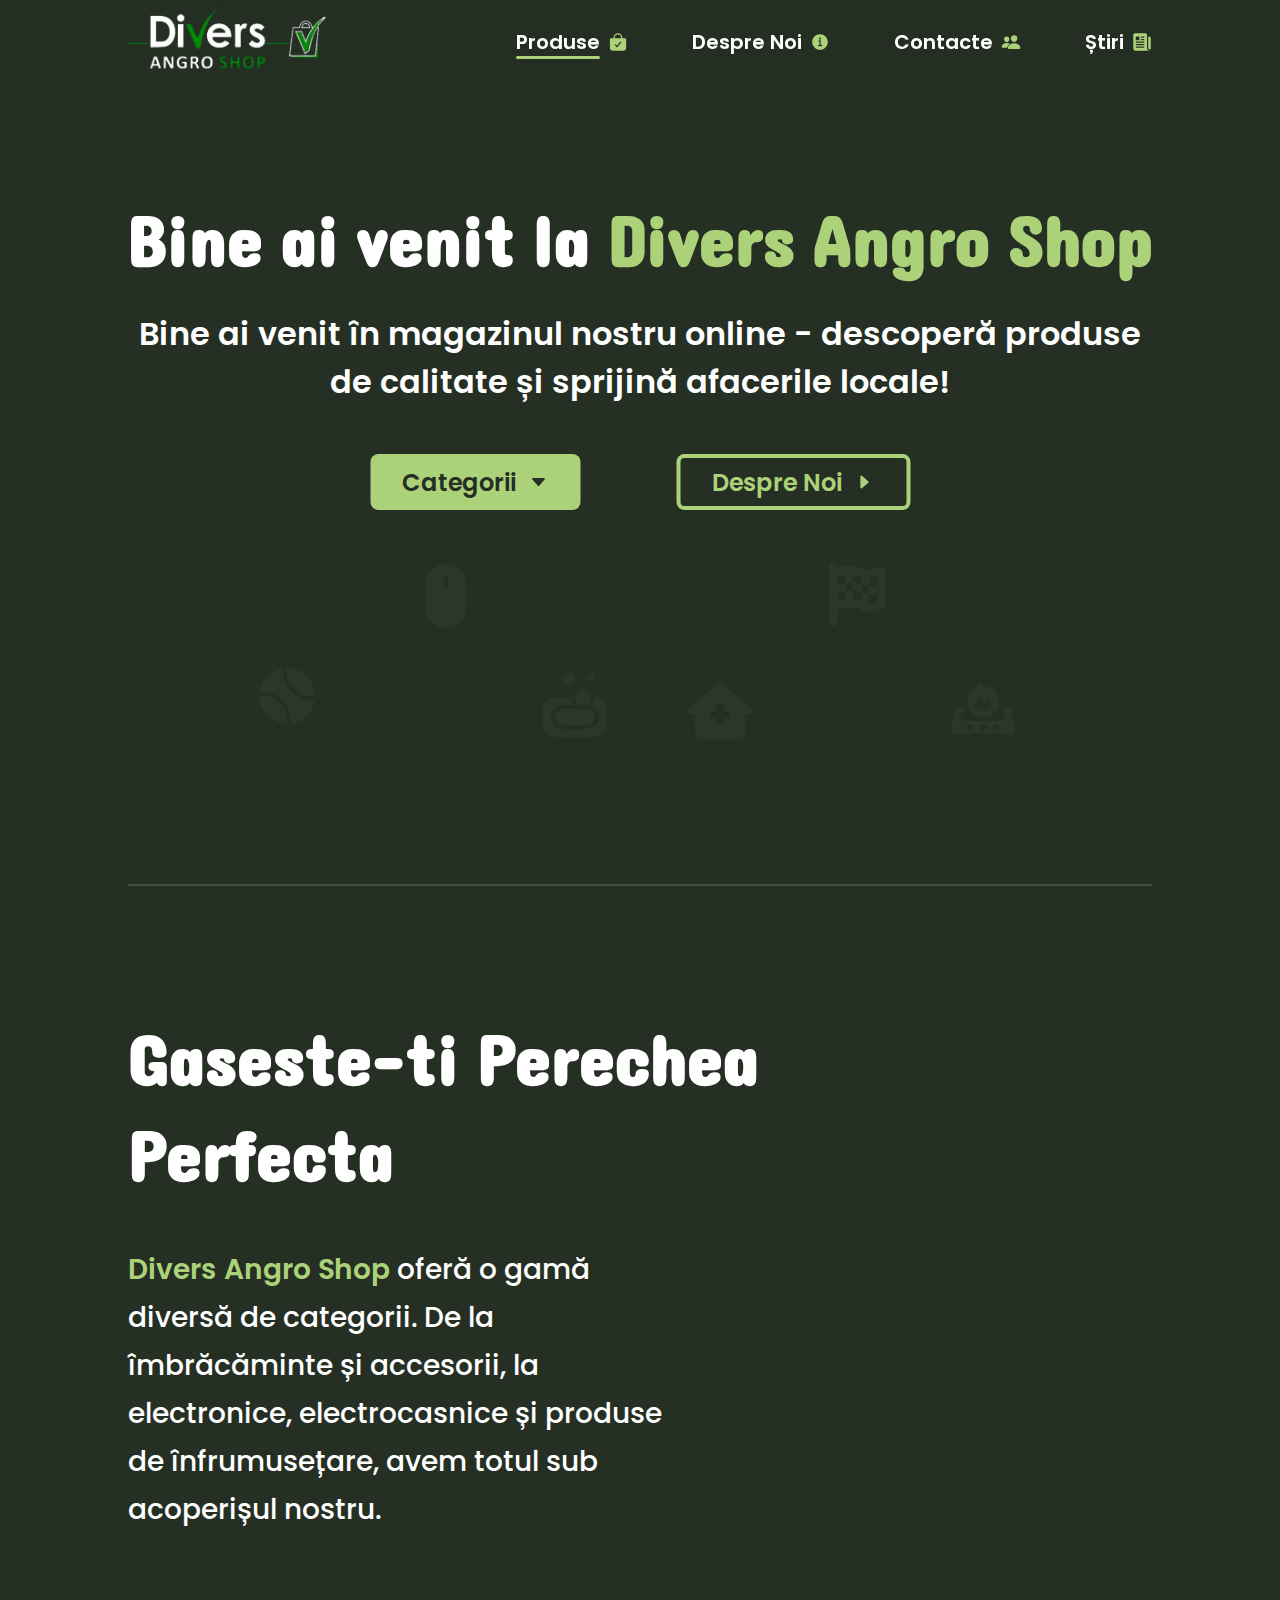
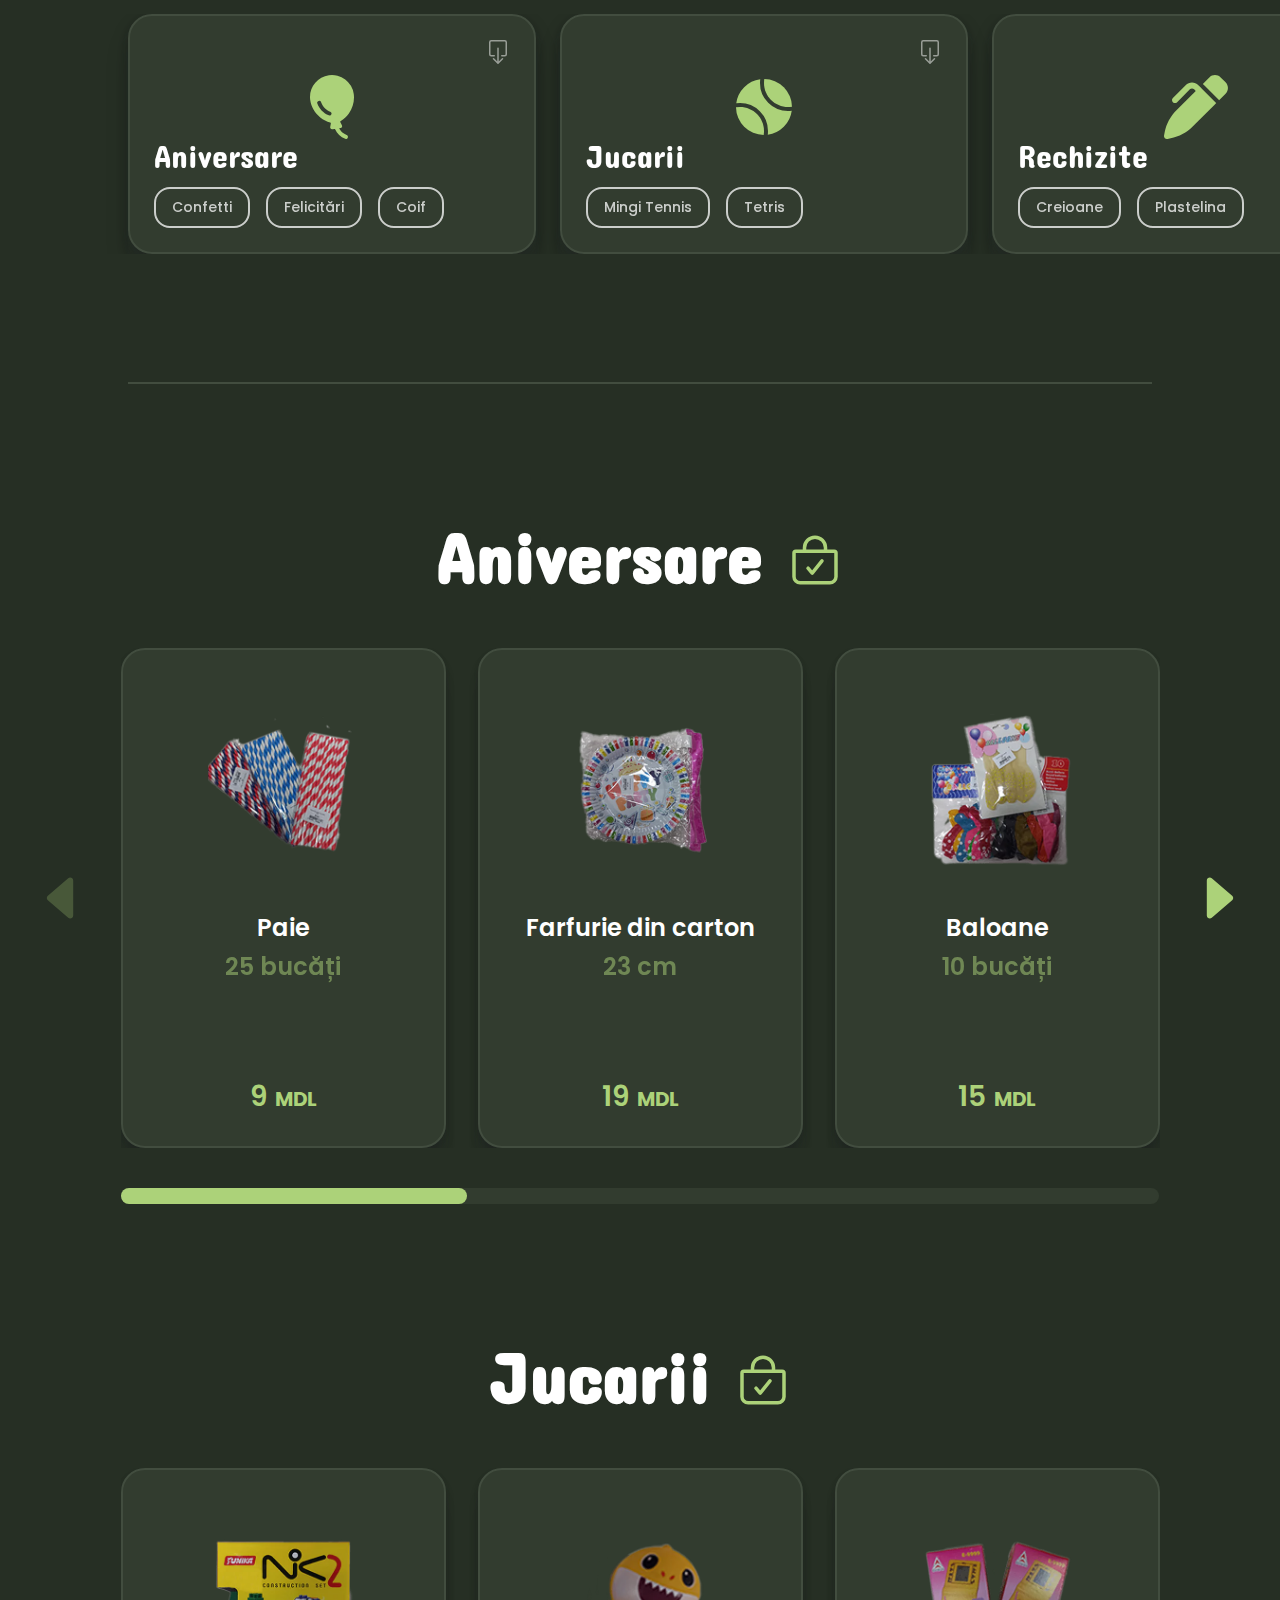
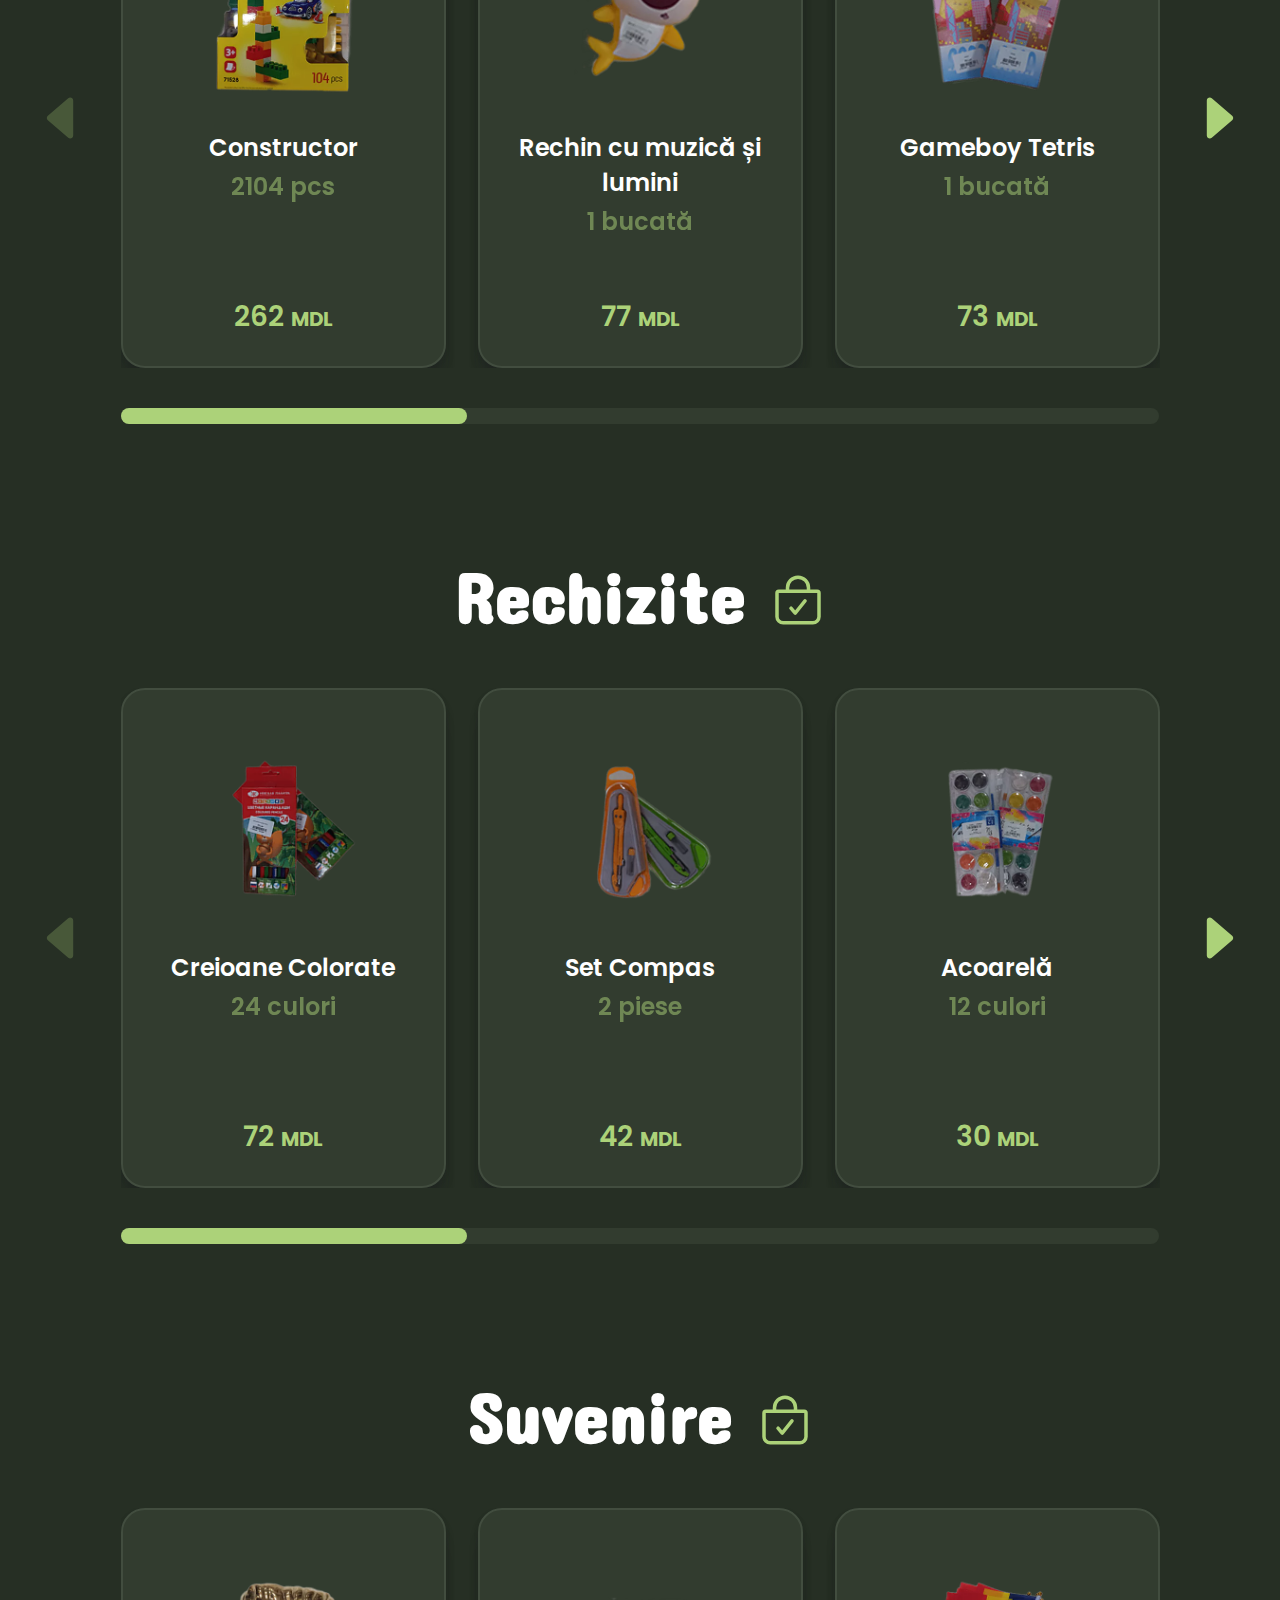
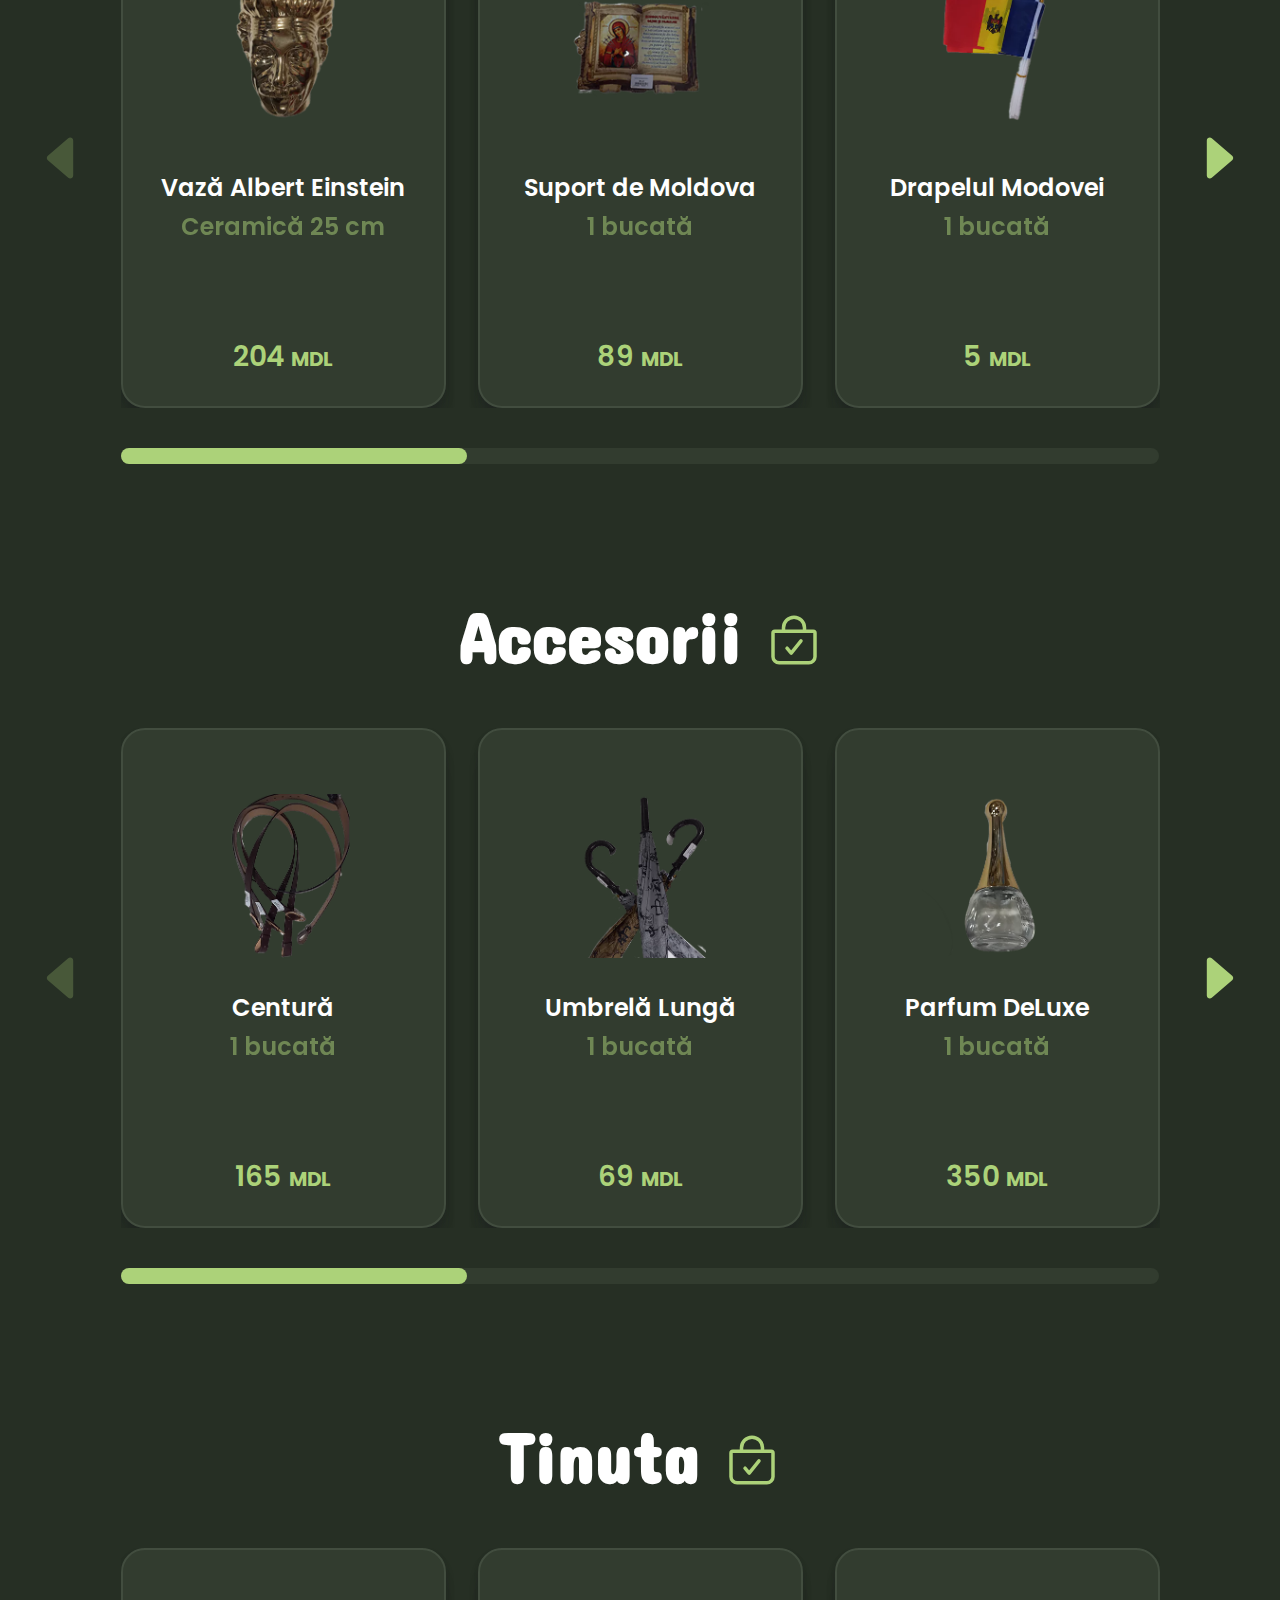
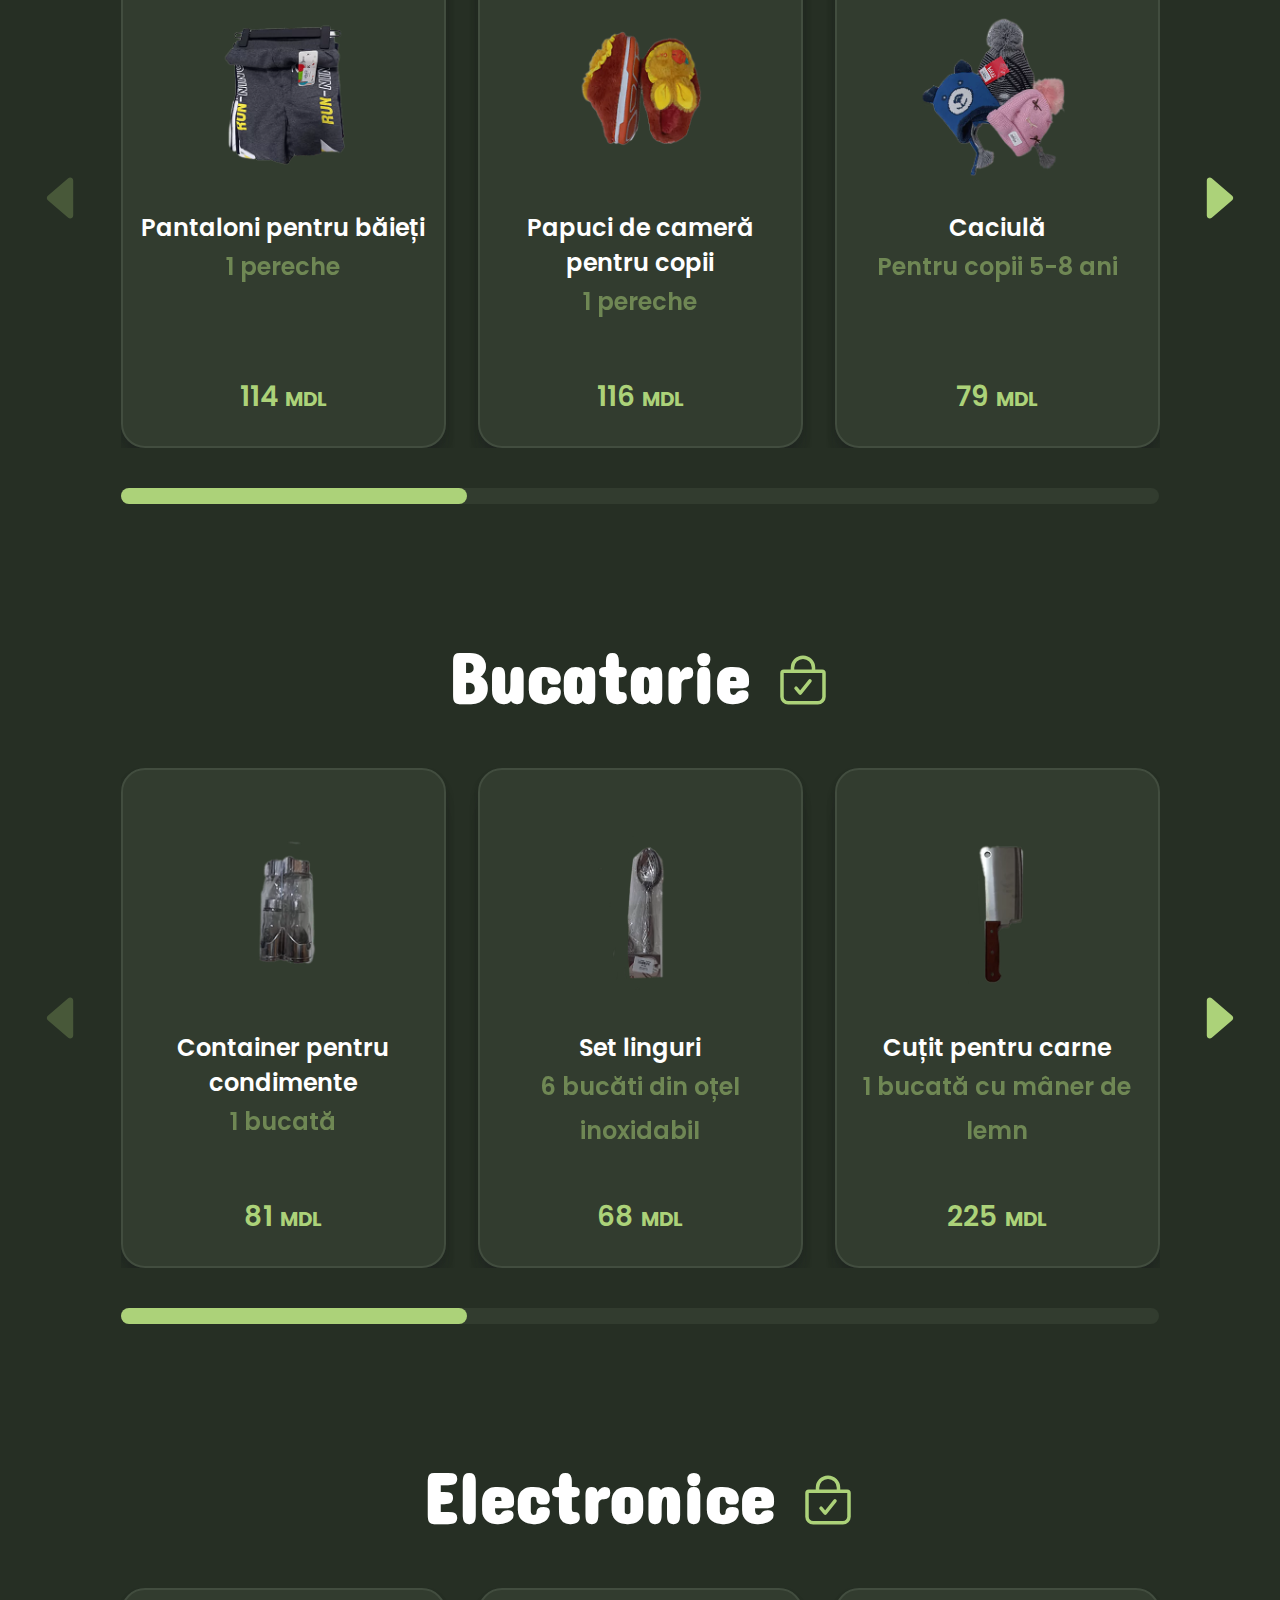
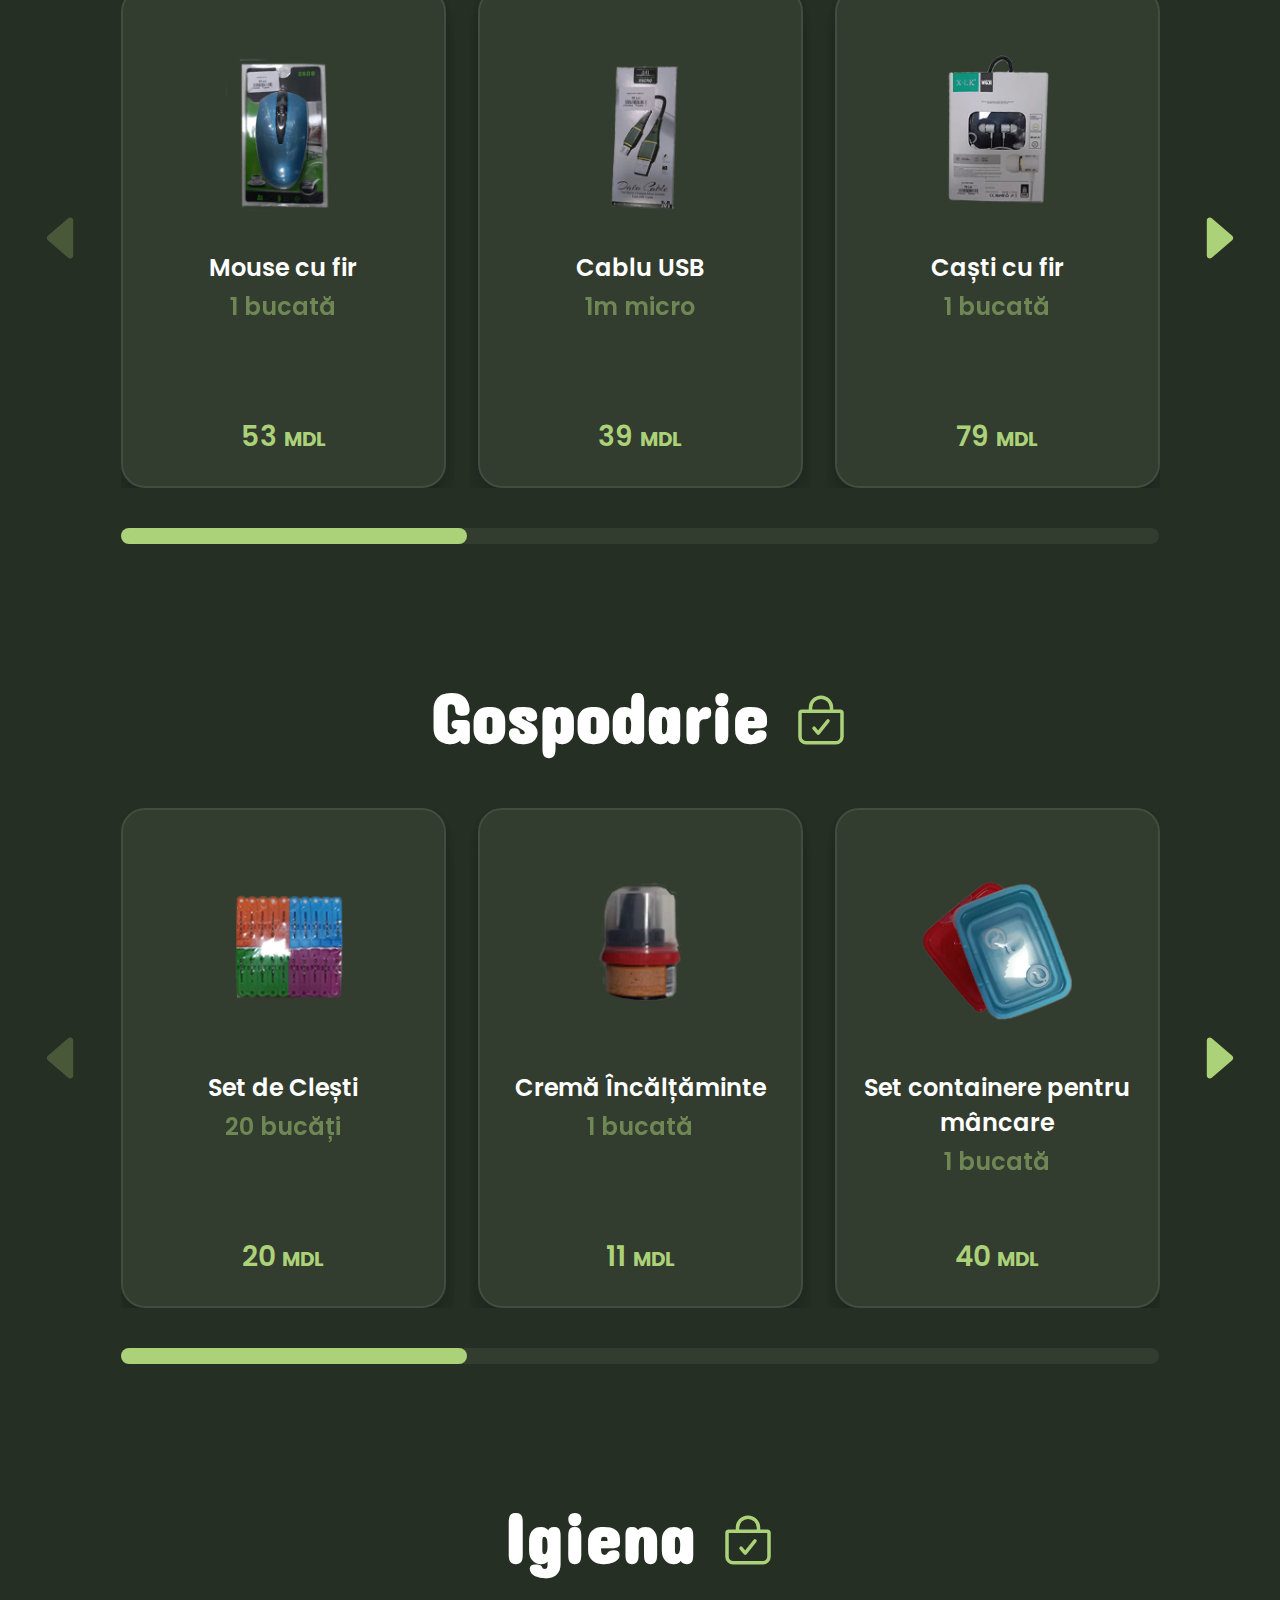
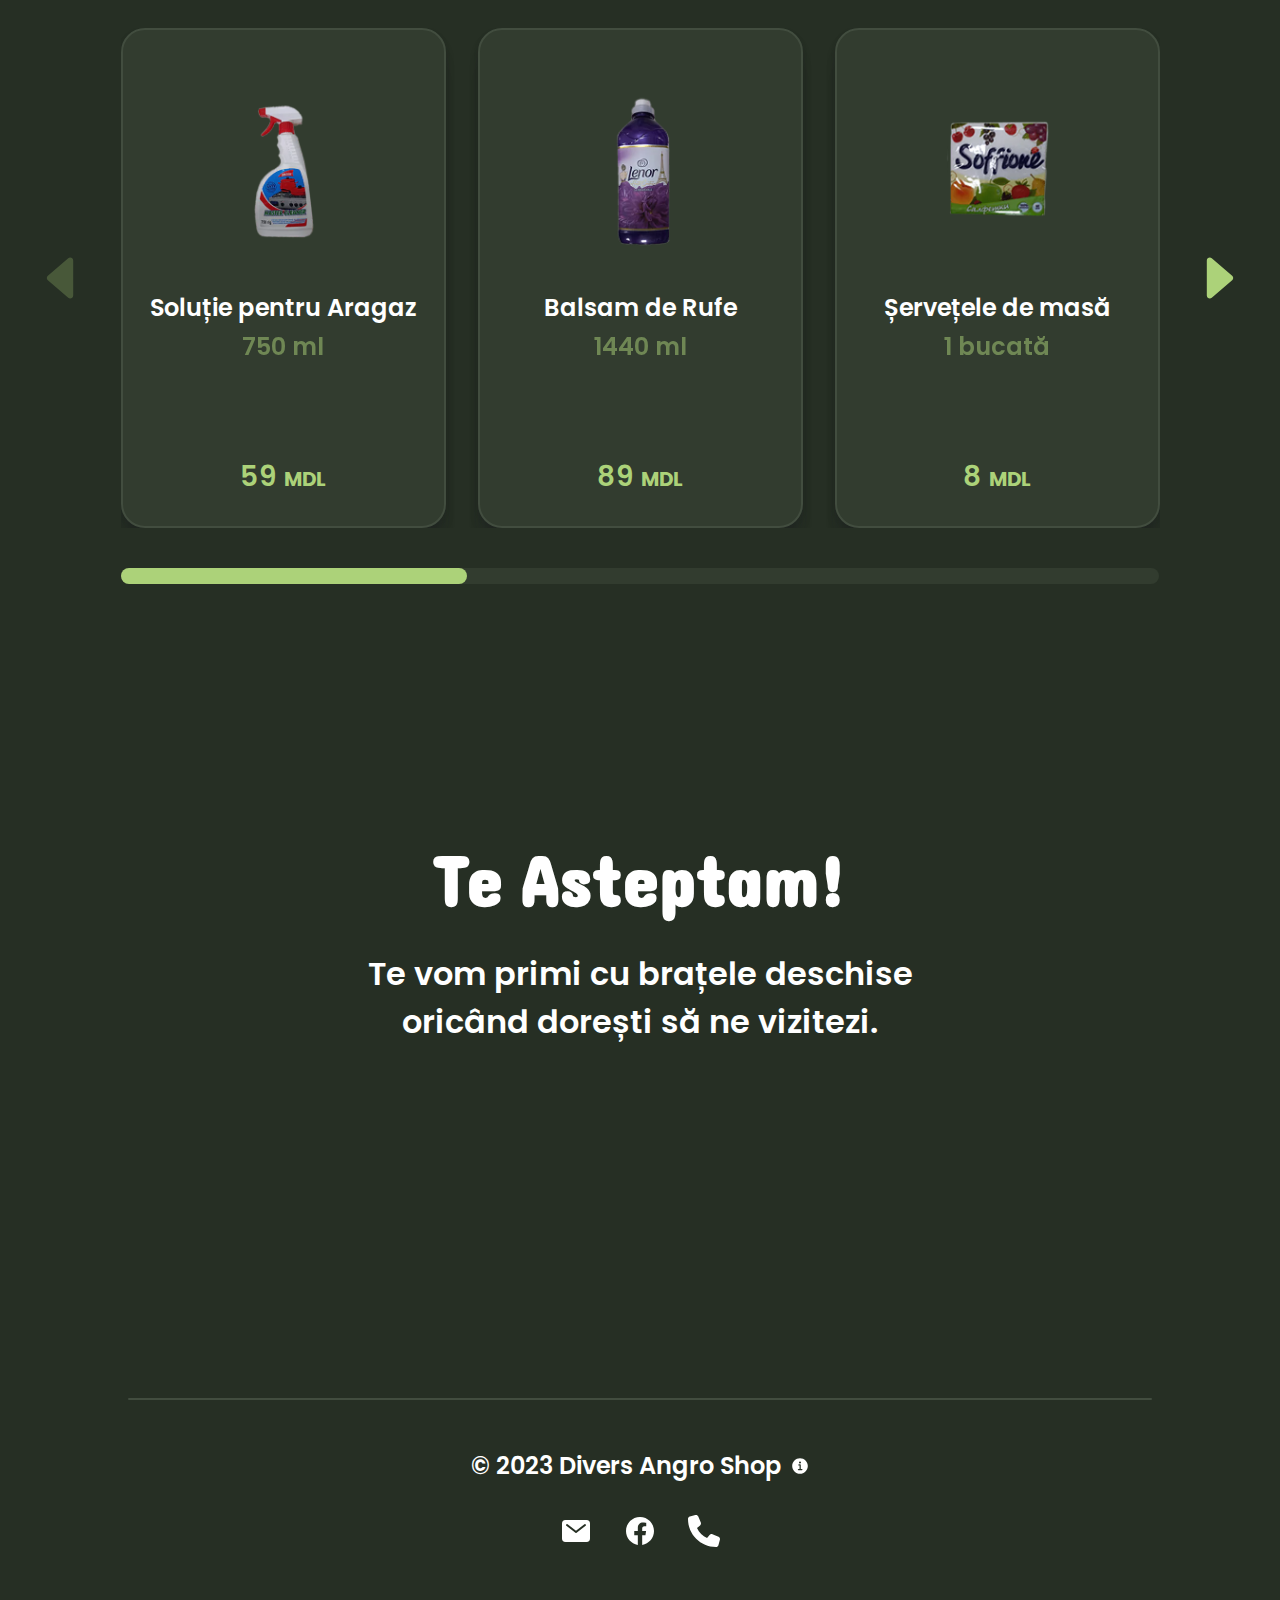
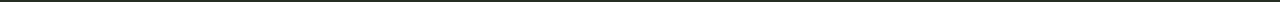
<file: MainPage/index.html>
<!DOCTYPE html>
<html lang="ro">
	<head>
		<link rel="icon" href="../Logos/icon-divers.webp">
		<meta charset="utf-8">
		<meta name="viewport" content="width=device-width, initial-scale=1">
		<title>Divers Angro Shop | Produse</title>
		<link rel="stylesheet" href="../GeneralCode/general_css.css">
		<script defer src="../lib/anime.min.js"></script>
		<script defer src="../GeneralCode//general_js.js"></script>
		<script defer src="script.js"></script>
		<link rel = "stylesheet" href = "style.css"/>

		<meta name="description" content="Bun venit la Divers Angro Shop! Descoperă o varietate de articole diverse, de la jucarii, pana la produse casnice, avem totul pentru a-ți satisface nevoile. Vizitează-ne astăzi și găsește ceea ce cauți la Divers Angro Shop!">


		
	</head>
	
	<body>
		<div class="backup-div">
			<button aria-label="Înapoi Sus" class="backup-button">
				<svg class="backup-icon" xmlns="http://www.w3.org/2000/svg" width="512" height="512" viewBox="0 0 512 512"><g class="nc-icon-wrapper"><path d="M414 321.94L274.22 158.82a24 24 0 0 0-36.44 0L98 321.94c-13.34 15.57-2.28 39.62 18.22 39.62h279.6c20.5 0 31.56-24.05 18.18-39.62z"></path></g></svg>
			</button>
		</div>
		<div class="product-section-progress-div" id="product-section-progress-div01">
			<div class="product-section-progress" id="product-section-progress01">
				<div class="product-section-icon" id="product-section-icon01">
					<svg class="progress-icon" xmlns="http://www.w3.org/2000/svg" width="512" height="512" viewBox="0 0 512 512"><g class="nc-icon-wrapper"><path d="M391 307.27c32.75-46.35 46.59-101.63 39-155.68A175.82 175.82 0 0 0 231.38 2c-96 13.49-163.14 102.58-149.65 198.58 7.57 53.89 36.12 103.16 80.37 138.74 24.58 19.68 52.31 33.5 78.62 39.68a8 8 0 0 1 6 9.22l-4.87 26.38a16.29 16.29 0 0 0 1.48 10.57 16 16 0 0 0 14.2 8.61 15.21 15.21 0 0 0 2.23-.16l17.81-2.5a2 2 0 0 1 2.09 1.14c16.72 36.31 45.46 63.85 82.15 78.36a16 16 0 0 0 21-9.65c2.83-8.18-1.64-17.07-9.68-20.28a118.57 118.57 0 0 1-59.3-51.88 2 2 0 0 1 1.45-3l7.4-1a16.54 16.54 0 0 0 10.08-5.23 16 16 0 0 0 2.39-17.8l-12.06-24.23a8 8 0 0 1 3.26-10.55c23.59-13.17 46.45-34 64.65-59.73zm-154.9 16.78a16 16 0 0 1-5.88-1.12c-41.26-16.32-76.3-52.7-91.45-94.94a16 16 0 1 1 30.12-10.8c14.5 40.44 47.27 65.77 73.1 76a16 16 0 0 1-5.89 30.88z"></path></g></svg>
				</div>
			</div>
		</div>
		<div class="product-section-progress-div" id="product-section-progress-div02">
			<div class="product-section-progress" id="product-section-progress02">
				<div class="product-section-icon" id="product-section-icon02">
					<svg class="progress-icon" xmlns="http://www.w3.org/2000/svg" width="512" height="512" viewBox="0 0 512 512"><g class="nc-icon-wrapper"><path d="M448 256a192.55 192.55 0 0 0 32-2.68A224 224 0 0 0 258.68 32 192.55 192.55 0 0 0 256 64c0 105.87 86.13 192 192 192z"></path><path d="M253.35 480c.94-5.67 1.65-11.4 2.09-17.18.37-4.88.56-9.86.56-14.79 0-105.87-86.13-192-192-192a192.55 192.55 0 0 0-32 2.68A224 224 0 0 0 253.35 480z"></path><path d="M289.61 222.39A222.53 222.53 0 0 1 224 64a226.07 226.07 0 0 1 2-30A224.1 224.1 0 0 0 34 226a226.07 226.07 0 0 1 30-2 222.53 222.53 0 0 1 158.39 65.61A222.53 222.53 0 0 1 288 448c0 5.74-.22 11.53-.65 17.22q-.5 6.42-1.36 12.79A224.12 224.12 0 0 0 478 286a226.07 226.07 0 0 1-30 2 222.53 222.53 0 0 1-158.39-65.61z"></path></g></svg>
				</div>
			</div>
		</div>
		<div class="product-section-progress-div" id="product-section-progress-div03">
			<div class="product-section-progress" id="product-section-progress03">
				<div class="product-section-icon" id="product-section-icon03">
					<svg class="progress-icon" xmlns="http://www.w3.org/2000/svg" width="512" height="512" viewBox="0 0 512 512"><g class="nc-icon-wrapper"><path d="M453.3 19.3l39.4 39.4c25 25 25 65.5 0 90.5l-52.1 52.1-1-1-16-16-96-96-17-17 52.1-52.1c25-25 65.5-25 90.5 0zM241 114.9c-9.4-9.4-24.6-9.4-33.9 0L105 217c-9.4 9.4-24.6 9.4-33.9 0s-9.4-24.6 0-33.9L173.1 81c28.1-28.1 73.7-28.1 101.8 0L288 94.1l17 17 96 96 16 16 1 1-17 17-171.5 171.4c-48 48-109.2 80.8-175.8 94.1l-25 5c-7.9 1.6-16-.9-21.7-6.6s-8.1-13.8-6.6-21.7l5-25c13.3-66.6 46.1-127.8 94.1-175.8L254.1 128 241 114.9z"></path></g></svg>
				</div>
			</div>
		</div>
		<div class="product-section-progress-div" id="product-section-progress-div04">
			<div class="product-section-progress" id="product-section-progress04">
				<div class="product-section-icon" id="product-section-icon04">
					<svg class="progress-icon" xmlns="http://www.w3.org/2000/svg" width="512" height="512" viewBox="0 0 448 512"><g class="nc-icon-wrapper"><path d="M32 0c17.7 0 32 14.3 32 32v16l69-17.2c38.1-9.5 78.3-5.1 113.5 12.5 46.3 23.2 100.8 23.2 147.1 0l9.6-4.8c20.6-10.4 44.8 4.6 44.8 27.6v279.7c0 13.3-8.3 25.3-20.8 30l-34.7 13c-46.2 17.3-97.6 14.6-141.7-7.4-37.9-19-81.3-23.7-122.5-13.4L64 384v96c0 17.7-14.3 32-32 32S0 497.7 0 480V32C0 14.3 14.3 0 32 0zm32 187.1l64-13.9v65.5l-64 13.9V318l48.8-12.2c5.1-1.3 10.1-2.4 15.2-3.3v-63.8l38.9-8.4c8.3-1.8 16.7-2.5 25.1-2.1v-64c13.6.4 27.2 2.6 40.4 6.4l23.6 6.9v66.7l-41.7-12.3c-7.3-2.1-14.8-3.4-22.3-3.8v71.4c21.8 1.9 43.3 6.7 64 14.4v-69.7l22.7 6.7c13.5 4 27.3 6.4 41.3 7.4V194c-7.8-.8-15.6-2.3-23.2-4.5l-40.8-12v-62c-13-3.8-25.8-8.8-38.2-15-8.2-4.1-16.9-7-25.8-8.8v72.4c-13-.4-26 .8-38.7 3.6l-25.3 5.5V98l-64 16v73.1zm256 148.6c16.8 1.5 33.9-.7 50-6.8l14-5.2v-71.8l-7.9 1.8c-18.4 4.3-37.3 5.7-56.1 4.5v77.4zm64-149.4v-70.9c-20.9 6.1-42.4 9.1-64 9.1V194c13.9 1.4 28 .5 41.7-2.6l22.3-5.2z"></path></g></svg>
				</div>
			</div>
		</div>
		<div class="product-section-progress-div" id="product-section-progress-div05">
			<div class="product-section-progress" id="product-section-progress05">
				<div class="product-section-icon" id="product-section-icon05">
					<svg class="progress-icon" xmlns="http://www.w3.org/2000/svg" width="512" height="512" viewBox="0 0 576 512"><g class="nc-icon-wrapper"><path d="M288 0c17.7 0 32 14.3 32 32v17.7C451.8 63.4 557.7 161 573.9 285.9c2 15.6-17.3 24.4-27.8 12.7-14-15.6-41.3-26.6-66.1-26.6-38.7 0-71 27.5-78.4 64.1-1.7 8.7-8.7 15.9-17.6 15.9s-15.8-7.2-17.6-15.9C359 299.5 326.7 272 288 272s-71 27.5-78.4 64.1c-1.7 8.7-8.7 15.9-17.6 15.9s-15.8-7.2-17.6-15.9C167 299.5 134.7 272 96 272c-24.8 0-52.1 11-66.1 26.7-10.5 11.7-29.8 2.8-27.8-12.8C18.3 161 124.2 63.4 256 49.7V32c0-17.7 14.3-32 32-32zm0 304c12.3 0 23.5 4.6 32 12.2v114.4c0 45-36.5 81.4-81.4 81.4-30.8 0-59-17.4-72.8-45l-2.3-4.7c-7.9-15.8-1.5-35 14.3-42.9s35-1.5 42.9 14.3l2.3 4.7c3 5.9 9 9.6 15.6 9.6 9.6 0 17.4-7.8 17.4-17.4V316.2c8.5-7.6 19.7-12.2 32-12.2z"></path></g></svg>
				</div>
			</div>
		</div>
		<div class="product-section-progress-div" id="product-section-progress-div06">
			<div class="product-section-progress" id="product-section-progress06">
				<div class="product-section-icon" id="product-section-icon06">
					<svg class="progress-icon" xmlns="http://www.w3.org/2000/svg" width="512" height="512" viewBox="0 0 512 512"><g class="nc-icon-wrapper"><path d="M256 96c33.08 0 60.71-25.78 64-58 .3-3-3-6-6-6a13 13 0 0 0-4.74.9c-.2.08-21.1 8.1-53.26 8.1s-53.1-8-53.26-8.1a16.21 16.21 0 0 0-5.3-.9h-.06a5.69 5.69 0 0 0-5.38 6c3.35 32.16 31 58 64 58z"></path><path d="M485.29 89.9L356 44.64a4 4 0 0 0-5.27 3.16 96 96 0 0 1-189.38 0 4 4 0 0 0-5.35-3.16L26.71 89.9A16 16 0 0 0 16.28 108l16.63 88a16 16 0 0 0 13.92 12.9l48.88 5.52a8 8 0 0 1 7.1 8.19l-7.33 240.9a16 16 0 0 0 9.1 14.94A17.49 17.49 0 0 0 112 480h288a17.49 17.49 0 0 0 7.42-1.55 16 16 0 0 0 9.1-14.94l-7.33-240.9a8 8 0 0 1 7.1-8.19l48.88-5.52a16 16 0 0 0 13.92-12.9l16.63-88a16 16 0 0 0-10.43-18.1z"></path></g></svg>
				</div>
			</div>
		</div>
		<div class="product-section-progress-div" id="product-section-progress-div07">
			<div class="product-section-progress" id="product-section-progress07">
				<div class="product-section-icon" id="product-section-icon07">
					<svg class="progress-icon" xmlns="http://www.w3.org/2000/svg" width="512" height="512" viewBox="0 0 640 512"><g class="nc-icon-wrapper"><path d="M293.5 3.8c19.7 17.8 38.2 37 55.5 57.7 7.9-9.9 16.8-20.7 26.5-29.5 5.6-5.1 14.4-5.1 20 0 24.7 22.7 45.6 52.7 60.4 81.1 14.5 28 24.2 58.8 24.2 79C480 280 408.7 352 320 352c-89.7 0-160-72.1-160-159.8 0-26.4 12.7-60.7 32.4-92.6 20-32.4 48.1-66.1 81.4-95.8 2.8-2.5 6.4-3.8 10-3.7 3.5 0 7 1.3 9.8 3.8zM370 273c30-21 38-63 20-96-2-4-4-8-7-12l-36 42s-58-74-62-79c-30 37-45 58-45 82 0 49 36 78 81 78 18 0 34-5 49-15zM32 288c0-17.7 14.3-32 32-32h32c17.7 0 32 14.3 32 32s-14.3 32-32 32v64h448v-64c-17.7 0-32-14.3-32-32s14.3-32 32-32h32c17.7 0 32 14.3 32 32v96c17.7 0 32 14.3 32 32v64c0 17.7-14.3 32-32 32H32c-17.7 0-32-14.3-32-32v-64c0-17.7 14.3-32 32-32v-96zm288 192a32 32 0 1 0 0-64 32 32 0 1 0 0 64zm160-32a32 32 0 1 0-64 0 32 32 0 1 0 64 0zm-288 32a32 32 0 1 0 0-64 32 32 0 1 0 0 64z"></path></g></svg>
				</div>
			</div>
		</div>
		<div class="product-section-progress-div" id="product-section-progress-div08">
			<div class="product-section-progress" id="product-section-progress08">
				<div class="product-section-icon" id="product-section-icon08">
					<svg class="progress-icon" xmlns="http://www.w3.org/2000/svg" width="16" height="16" viewBox="0 0 16 16">><g class="nc-icon-wrapper"><path d="M3 5a5 5 0 0 1 10 0v6a5 5 0 0 1-10 0V5zm5.5-1.5a.5.5 0 0 0-1 0v2a.5.5 0 0 0 1 0v-2z"></path></g></svg>

				</div>
			</div>
		</div>
		<div class="product-section-progress-div" id="product-section-progress-div09">
			<div class="product-section-progress" id="product-section-progress09">
				<div class="product-section-icon" id="product-section-icon09">
					<svg class="progress-icon" xmlns="http://www.w3.org/2000/svg" width="512" height="512" viewBox="0 0 576 512"><g class="nc-icon-wrapper"><path d="M543.8 287.6c17 0 32-14 32-32.1 1-9-3-17-11-24L309.5 7c-6-5-14-7-21-7s-15 1-22 8L10 231.5c-7 7-10 15-10 24 0 18 14 32.1 32 32.1h32V448c0 35.3 28.7 64 64 64h320.5c35.5 0 64.2-28.8 64-64.3l-.7-160.2h32zM256 208c0-8.8 7.2-16 16-16h32c8.8 0 16 7.2 16 16v48h48c8.8 0 16 7.2 16 16v32c0 8.8-7.2 16-16 16h-48v48c0 8.8-7.2 16-16 16h-32c-8.8 0-16-7.2-16-16v-48h-48c-8.8 0-16-7.2-16-16v-32c0-8.8 7.2-16 16-16h48v-48z"></path></g></svg>
				</div>
			</div>
		</div>
		<div class="product-section-progress-div" id="product-section-progress-div10">
			<div class="product-section-progress" id="product-section-progress10">
				<div class="product-section-icon" id="product-section-icon10">
					<svg class="progress-icon" xmlns="http://www.w3.org/2000/svg" width="512" height="512" viewBox="0 0 512 512"><g class="nc-icon-wrapper"><path d="M208 96a48 48 0 1 0 0-96 48 48 0 1 0 0 96zm112 160a64 64 0 1 0 0-128 64 64 0 1 0 0 128zm96-224a32 32 0 1 0-64 0 32 32 0 1 0 64 0zm0 160c0 27.6-11.7 52.5-30.4 70.1 36.5 13.6 62.4 48.7 62.4 89.9 0 53-43 96-96 96H160c-53 0-96-43-96-96s43-96 96-96h88.4c-15.2-17-24.4-39.4-24.4-64H96c-53 0-96 43-96 96v128c0 53 43 96 96 96h320c53 0 96-43 96-96V288c0-53-43-96-96-96zm-256 96c-35.3 0-64 28.7-64 64s28.7 64 64 64h192c35.3 0 64-28.7 64-64s-28.7-64-64-64H160z"></path></g></svg>
				</div>
			</div>
		</div>
		<div class="overlay"></div>
		<header>

			<nav class="nav-bar">

				<div class="nav-content">
					<div class="nav-logo">
						<a href="index.html">
							<img class="nav-logo-img" src="../Logos/divers.webp" alt="Divers Logo">
						</a>
					</div>
					<div class="nav-links">
						<a href="../MainPage/index.html">
							<div class="nav-link">
								<h2 id="current-page" class="nav-text">Produse</h2>
								<svg class="nav-icon" xmlns="http://www.w3.org/2000/svg" height="512" width="512" viewBox="0 0 512 512"><g class="nc-icon-wrapper"><path d="M454.65 169.4A31.82 31.82 0 0 0 432 160h-64v-16a112 112 0 0 0-224 0v16H80a32 32 0 0 0-32 32v216c0 39 33 72 72 72h272a72.22 72.22 0 0 0 50.48-20.55 69.48 69.48 0 0 0 21.52-50.2V192a31.75 31.75 0 0 0-9.35-22.6zM332.49 274l-89.6 112a16 16 0 0 1-12.23 6h-.26a16 16 0 0 1-12.16-5.6l-38.4-44.88a16 16 0 1 1 24.32-20.8L230 350.91 307.51 254a16 16 0 0 1 25 20zM336 160H176v-16a80 80 0 0 1 160 0z"></path></g></svg>
							</div>
						</a>
						<a href="../About_Us/about_us.html">
							<div class="nav-link">
								<h2 class="nav-text">Despre Noi</h2>
								<svg class="nav-icon" xmlns="http://www.w3.org/2000/svg" width="512" height="512" viewBox="0 0 512 512"><g class="nc-icon-wrapper"><path d="M256 56C145.72 56 56 145.72 56 256s89.72 200 200 200 200-89.72 200-200S366.28 56 256 56zm0 82a26 26 0 1 1-26 26 26 26 0 0 1 26-26zm48 226h-88a16 16 0 0 1 0-32h28v-88h-16a16 16 0 0 1 0-32h32a16 16 0 0 1 16 16v104h28a16 16 0 0 1 0 32z"></path></g></svg>
							</div>
						</a>
						<a href="../Contact_Us/contact_us.html">
							<div class="nav-link">
								<h2 class="nav-text">Contacte</h2>
								<svg class="nav-icon" xmlns="http://www.w3.org/2000/svg" width="512" height="512" viewBox="0 0 512 512"><g  class="nc-icon-wrapper"><path d="M336 256c-20.56 0-40.44-9.18-56-25.84-15.13-16.25-24.37-37.92-26-61-1.74-24.62 5.77-47.26 21.14-63.76S312 80 336 80c23.83 0 45.38 9.06 60.7 25.52 15.47 16.62 23 39.22 21.26 63.63-1.67 23.11-10.9 44.77-26 61C376.44 246.82 356.57 256 336 256zm66-88z"></path><path d="M467.83 432H204.18a27.71 27.71 0 0 1-22-10.67 30.22 30.22 0 0 1-5.26-25.79c8.42-33.81 29.28-61.85 60.32-81.08C264.79 297.4 299.86 288 336 288c36.85 0 71 9 98.71 26.05 31.11 19.13 52 47.33 60.38 81.55a30.27 30.27 0 0 1-5.32 25.78A27.68 27.68 0 0 1 467.83 432z"></path><path d="M147 260c-35.19 0-66.13-32.72-69-72.93-1.42-20.6 5-39.65 18-53.62 12.86-13.83 31-21.45 51-21.45s38 7.66 50.93 21.57c13.1 14.08 19.5 33.09 18 53.52-2.87 40.2-33.8 72.91-68.93 72.91z"></path><path d="M212.66 291.45c-17.59-8.6-40.42-12.9-65.65-12.9-29.46 0-58.07 7.68-80.57 21.62-25.51 15.83-42.67 38.88-49.6 66.71a27.39 27.39 0 0 0 4.79 23.36A25.32 25.32 0 0 0 41.72 400h111a8 8 0 0 0 7.87-6.57c.11-.63.25-1.26.41-1.88 8.48-34.06 28.35-62.84 57.71-83.82a8 8 0 0 0-.63-13.39c-1.57-.92-3.37-1.89-5.42-2.89z"></path></g></svg>
							</div>
						</a>
						<a href="../News/stiri.html">
							<div class="nav-link">
								<h2 class="nav-text">Știri</h2>
								<svg class="nav-icon" xmlns="http://www.w3.org/2000/svg" width="512" height="512" viewBox="0 0 512 512"><g class="nc-icon-wrapper"><path d="M439.91 112h-23.82a.09.09 0 0 0-.09.09V416a32 32 0 0 0 32 32 32 32 0 0 0 32-32V152.09A40.09 40.09 0 0 0 439.91 112z"></path><path d="M384 416V72a40 40 0 0 0-40-40H72a40 40 0 0 0-40 40v352a56 56 0 0 0 56 56h342.85a1.14 1.14 0 0 0 1.15-1.15 1.14 1.14 0 0 0-.85-1.1A64.11 64.11 0 0 1 384 416zM96 128a16 16 0 0 1 16-16h64a16 16 0 0 1 16 16v64a16 16 0 0 1-16 16h-64a16 16 0 0 1-16-16zm208 272H112.45c-8.61 0-16-6.62-16.43-15.23A16 16 0 0 1 112 368h191.55c8.61 0 16 6.62 16.43 15.23A16 16 0 0 1 304 400zm0-64H112.45c-8.61 0-16-6.62-16.43-15.23A16 16 0 0 1 112 304h191.55c8.61 0 16 6.62 16.43 15.23A16 16 0 0 1 304 336zm0-64H112.45c-8.61 0-16-6.62-16.43-15.23A16 16 0 0 1 112 240h191.55c8.61 0 16 6.62 16.43 15.23A16 16 0 0 1 304 272zm0-64h-63.55c-8.61 0-16-6.62-16.43-15.23A16 16 0 0 1 240 176h63.55c8.61 0 16 6.62 16.43 15.23A16 16 0 0 1 304 208zm0-64h-63.55c-8.61 0-16-6.62-16.43-15.23A16 16 0 0 1 240 112h63.55c8.61 0 16 6.62 16.43 15.23A16 16 0 0 1 304 144z"></path></g></svg>
							</div>
						</a>
						
					</div>
					<div class="hamburger-menu-div">
						<div class="hamburger-menu"></div>
					</div>
				</div>
			</nav>

			<div class="tablet-overlay"></div>
			<div class="tablet-nav">
					<div class="tablet-nav-content">
						<div class="tablet-nav-logo-div">
							<img class="tablet-nav-logo" src="../Logos/icon-divers-transparent.webp" alt="iconita divers">
						</div>
						<div class="tablet-nav-links">
							<a href="../MainPage/index.html">
								<div class="tablet-nav-link" id="current-tablet-link">
									<svg class="tablet-nav-icon" xmlns="http://www.w3.org/2000/svg" height="512" width="512" viewBox="0 0 512 512"><g class="nc-icon-wrapper"><path d="M454.65 169.4A31.82 31.82 0 0 0 432 160h-64v-16a112 112 0 0 0-224 0v16H80a32 32 0 0 0-32 32v216c0 39 33 72 72 72h272a72.22 72.22 0 0 0 50.48-20.55 69.48 69.48 0 0 0 21.52-50.2V192a31.75 31.75 0 0 0-9.35-22.6zM332.49 274l-89.6 112a16 16 0 0 1-12.23 6h-.26a16 16 0 0 1-12.16-5.6l-38.4-44.88a16 16 0 1 1 24.32-20.8L230 350.91 307.51 254a16 16 0 0 1 25 20zM336 160H176v-16a80 80 0 0 1 160 0z"></path></g></svg>
									<h2 class="tablet-nav-text">Produse</h2>
								</div>
							</a>
							<a href="../About_Us/about_us.html">
								<div class="tablet-nav-link">
									<svg class="tablet-nav-icon" xmlns="http://www.w3.org/2000/svg" width="512" height="512" viewBox="0 0 512 512"><g class="nc-icon-wrapper"><path d="M256 56C145.72 56 56 145.72 56 256s89.72 200 200 200 200-89.72 200-200S366.28 56 256 56zm0 82a26 26 0 1 1-26 26 26 26 0 0 1 26-26zm48 226h-88a16 16 0 0 1 0-32h28v-88h-16a16 16 0 0 1 0-32h32a16 16 0 0 1 16 16v104h28a16 16 0 0 1 0 32z"></path></g></svg>
									<h2 class="tablet-nav-text">Despre Noi</h2>
								</div>
							</a>
							<a href="../Contact_Us/contact_us.html">
								<div class="tablet-nav-link">
									<svg class="tablet-nav-icon" xmlns="http://www.w3.org/2000/svg" width="512" height="512" viewBox="0 0 512 512"><g  class="nc-icon-wrapper"><path d="M336 256c-20.56 0-40.44-9.18-56-25.84-15.13-16.25-24.37-37.92-26-61-1.74-24.62 5.77-47.26 21.14-63.76S312 80 336 80c23.83 0 45.38 9.06 60.7 25.52 15.47 16.62 23 39.22 21.26 63.63-1.67 23.11-10.9 44.77-26 61C376.44 246.82 356.57 256 336 256zm66-88z"></path><path d="M467.83 432H204.18a27.71 27.71 0 0 1-22-10.67 30.22 30.22 0 0 1-5.26-25.79c8.42-33.81 29.28-61.85 60.32-81.08C264.79 297.4 299.86 288 336 288c36.85 0 71 9 98.71 26.05 31.11 19.13 52 47.33 60.38 81.55a30.27 30.27 0 0 1-5.32 25.78A27.68 27.68 0 0 1 467.83 432z"></path><path d="M147 260c-35.19 0-66.13-32.72-69-72.93-1.42-20.6 5-39.65 18-53.62 12.86-13.83 31-21.45 51-21.45s38 7.66 50.93 21.57c13.1 14.08 19.5 33.09 18 53.52-2.87 40.2-33.8 72.91-68.93 72.91z"></path><path d="M212.66 291.45c-17.59-8.6-40.42-12.9-65.65-12.9-29.46 0-58.07 7.68-80.57 21.62-25.51 15.83-42.67 38.88-49.6 66.71a27.39 27.39 0 0 0 4.79 23.36A25.32 25.32 0 0 0 41.72 400h111a8 8 0 0 0 7.87-6.57c.11-.63.25-1.26.41-1.88 8.48-34.06 28.35-62.84 57.71-83.82a8 8 0 0 0-.63-13.39c-1.57-.92-3.37-1.89-5.42-2.89z"></path></g></svg>
									<h2 class="tablet-nav-text">Contacte</h2>
								</div>
							</a>
							<a href="../News/stiri.html">
								<div class="tablet-nav-link">
									<svg class="tablet-nav-icon" xmlns="http://www.w3.org/2000/svg" width="512" height="512" viewBox="0 0 512 512"><g class="nc-icon-wrapper"><path d="M439.91 112h-23.82a.09.09 0 0 0-.09.09V416a32 32 0 0 0 32 32 32 32 0 0 0 32-32V152.09A40.09 40.09 0 0 0 439.91 112z"></path><path d="M384 416V72a40 40 0 0 0-40-40H72a40 40 0 0 0-40 40v352a56 56 0 0 0 56 56h342.85a1.14 1.14 0 0 0 1.15-1.15 1.14 1.14 0 0 0-.85-1.1A64.11 64.11 0 0 1 384 416zM96 128a16 16 0 0 1 16-16h64a16 16 0 0 1 16 16v64a16 16 0 0 1-16 16h-64a16 16 0 0 1-16-16zm208 272H112.45c-8.61 0-16-6.62-16.43-15.23A16 16 0 0 1 112 368h191.55c8.61 0 16 6.62 16.43 15.23A16 16 0 0 1 304 400zm0-64H112.45c-8.61 0-16-6.62-16.43-15.23A16 16 0 0 1 112 304h191.55c8.61 0 16 6.62 16.43 15.23A16 16 0 0 1 304 336zm0-64H112.45c-8.61 0-16-6.62-16.43-15.23A16 16 0 0 1 112 240h191.55c8.61 0 16 6.62 16.43 15.23A16 16 0 0 1 304 272zm0-64h-63.55c-8.61 0-16-6.62-16.43-15.23A16 16 0 0 1 240 176h63.55c8.61 0 16 6.62 16.43 15.23A16 16 0 0 1 304 208zm0-64h-63.55c-8.61 0-16-6.62-16.43-15.23A16 16 0 0 1 240 112h63.55c8.61 0 16 6.62 16.43 15.23A16 16 0 0 1 304 144z"></path></g></svg>
									<h2 class="tablet-nav-text">Știri</h2>
								</div>
							</a>

						</div>
					</div>
				</div>
				<div class="phone-nav">
					<div class="phone-nav-links">
						<a class="phone-nav-link" id="current-phone-nav-link" href="../MainPage/index.html">
							<div class="phone-nav-link" id="current-phone-nav-link">
								<svg class="phone-nav-icon" xmlns="http://www.w3.org/2000/svg" height="512" width="512" viewBox="0 0 512 512"><g class="nc-icon-wrapper"><path d="M454.65 169.4A31.82 31.82 0 0 0 432 160h-64v-16a112 112 0 0 0-224 0v16H80a32 32 0 0 0-32 32v216c0 39 33 72 72 72h272a72.22 72.22 0 0 0 50.48-20.55 69.48 69.48 0 0 0 21.52-50.2V192a31.75 31.75 0 0 0-9.35-22.6zM332.49 274l-89.6 112a16 16 0 0 1-12.23 6h-.26a16 16 0 0 1-12.16-5.6l-38.4-44.88a16 16 0 1 1 24.32-20.8L230 350.91 307.51 254a16 16 0 0 1 25 20zM336 160H176v-16a80 80 0 0 1 160 0z"></path></g></svg>
								<h2 class="phone-nav-text">Produse</h2>
							</div>
						</a>
						<a class="phone-nav-link" href="../About_Us/about_us.html">
							<div class="phone-nav-link">
								<svg class="phone-nav-icon" xmlns="http://www.w3.org/2000/svg" width="512" height="512" viewBox="0 0 512 512"><g class="nc-icon-wrapper"><path d="M256 56C145.72 56 56 145.72 56 256s89.72 200 200 200 200-89.72 200-200S366.28 56 256 56zm0 82a26 26 0 1 1-26 26 26 26 0 0 1 26-26zm48 226h-88a16 16 0 0 1 0-32h28v-88h-16a16 16 0 0 1 0-32h32a16 16 0 0 1 16 16v104h28a16 16 0 0 1 0 32z"></path></g></svg>
								<h2 class="phone-nav-text">Despre Noi</h2>
							</div>
						</a>
						<a class="phone-nav-link" href="../Contact_Us/contact_us.html">
							<div class="phone-nav-link">
								<svg class="phone-nav-icon" xmlns="http://www.w3.org/2000/svg" width="512" height="512" viewBox="0 0 512 512"><g  class="nc-icon-wrapper"><path d="M336 256c-20.56 0-40.44-9.18-56-25.84-15.13-16.25-24.37-37.92-26-61-1.74-24.62 5.77-47.26 21.14-63.76S312 80 336 80c23.83 0 45.38 9.06 60.7 25.52 15.47 16.62 23 39.22 21.26 63.63-1.67 23.11-10.9 44.77-26 61C376.44 246.82 356.57 256 336 256zm66-88z"></path><path d="M467.83 432H204.18a27.71 27.71 0 0 1-22-10.67 30.22 30.22 0 0 1-5.26-25.79c8.42-33.81 29.28-61.85 60.32-81.08C264.79 297.4 299.86 288 336 288c36.85 0 71 9 98.71 26.05 31.11 19.13 52 47.33 60.38 81.55a30.27 30.27 0 0 1-5.32 25.78A27.68 27.68 0 0 1 467.83 432z"></path><path d="M147 260c-35.19 0-66.13-32.72-69-72.93-1.42-20.6 5-39.65 18-53.62 12.86-13.83 31-21.45 51-21.45s38 7.66 50.93 21.57c13.1 14.08 19.5 33.09 18 53.52-2.87 40.2-33.8 72.91-68.93 72.91z"></path><path d="M212.66 291.45c-17.59-8.6-40.42-12.9-65.65-12.9-29.46 0-58.07 7.68-80.57 21.62-25.51 15.83-42.67 38.88-49.6 66.71a27.39 27.39 0 0 0 4.79 23.36A25.32 25.32 0 0 0 41.72 400h111a8 8 0 0 0 7.87-6.57c.11-.63.25-1.26.41-1.88 8.48-34.06 28.35-62.84 57.71-83.82a8 8 0 0 0-.63-13.39c-1.57-.92-3.37-1.89-5.42-2.89z"></path></g></svg>
								<h2 class="phone-nav-text">Contacte</h2>
							</div>
						</a>
						<a class="phone-nav-link" href="../News/stiri.html">
							<div class="phone-nav-link">
								<svg class="phone-nav-icon" xmlns="http://www.w3.org/2000/svg" width="512" height="512" viewBox="0 0 512 512"><g class="nc-icon-wrapper"><path d="M439.91 112h-23.82a.09.09 0 0 0-.09.09V416a32 32 0 0 0 32 32 32 32 0 0 0 32-32V152.09A40.09 40.09 0 0 0 439.91 112z"></path><path d="M384 416V72a40 40 0 0 0-40-40H72a40 40 0 0 0-40 40v352a56 56 0 0 0 56 56h342.85a1.14 1.14 0 0 0 1.15-1.15 1.14 1.14 0 0 0-.85-1.1A64.11 64.11 0 0 1 384 416zM96 128a16 16 0 0 1 16-16h64a16 16 0 0 1 16 16v64a16 16 0 0 1-16 16h-64a16 16 0 0 1-16-16zm208 272H112.45c-8.61 0-16-6.62-16.43-15.23A16 16 0 0 1 112 368h191.55c8.61 0 16 6.62 16.43 15.23A16 16 0 0 1 304 400zm0-64H112.45c-8.61 0-16-6.62-16.43-15.23A16 16 0 0 1 112 304h191.55c8.61 0 16 6.62 16.43 15.23A16 16 0 0 1 304 336zm0-64H112.45c-8.61 0-16-6.62-16.43-15.23A16 16 0 0 1 112 240h191.55c8.61 0 16 6.62 16.43 15.23A16 16 0 0 1 304 272zm0-64h-63.55c-8.61 0-16-6.62-16.43-15.23A16 16 0 0 1 240 176h63.55c8.61 0 16 6.62 16.43 15.23A16 16 0 0 1 304 208zm0-64h-63.55c-8.61 0-16-6.62-16.43-15.23A16 16 0 0 1 240 112h63.55c8.61 0 16 6.62 16.43 15.23A16 16 0 0 1 304 144z"></path></g></svg>
								<h2 class="phone-nav-text">Știri</h2>
							</div>
						</a>
					</div>
				</div>
				
		</header>
		<main>

			

			<div class="disclaimer-div">
				<div class="disclaimer-content">
					<svg class="disclaimer-icon" xmlns="http://www.w3.org/2000/svg" width="24" height="24" viewBox="0 0 24 24"><g fill="none" class="nc-icon-wrapper"><path d="M16 1.969H8c-4 0-6 2-6 6v5c0 5 2 6 6 6h.5c.28 0 .64.18.8.4l1.5 2c.66.88 1.74.88 2.4 0l1.5-2c.19-.25.49-.4.8-.4h.5c4 0 6-2 6-6v-5c0-4-2-6-6-6zm-7.47 10.2c.29.29.29.77 0 1.06-.15.15-.34.22-.53.22s-.38-.07-.53-.22l-2-2a.754.754 0 0 1 0-1.06l2-2c.29-.29.77-.29 1.06 0 .29.29.29.77 0 1.06l-1.47 1.47 1.47 1.47zm5.16-3.51l-2 4.67c-.12.28-.4.45-.69.45a.745.745 0 0 1-.69-1.05l2-4.67c.16-.38.6-.56.99-.39.38.17.55.61.39.99zm4.84 2.57l-2 2c-.15.15-.34.22-.53.22s-.38-.07-.53-.22a.754.754 0 0 1 0-1.06l1.47-1.47-1.47-1.47a.754.754 0 0 1 0-1.06c.29-.29.77-.29 1.06 0l2 2c.29.29.29.77 0 1.06z" fill="#ACD279"></path></g></svg>
					<p class="disclaimer">Acest website a fost realizat în cadrul 
					competiției ”Tekwill Junior Ambassadors” organizată de proiectul ”Tekwill în Fiecare 
					Școală” și nu reflectă neapărat opinia proiectului.
					</p>
					<button class="disclaimer-button">
						OK
					</button>
				</div>
			</div>


			<section id="welcome-section">
				<div class="welcome-div">
					<div class="welcome-text">
						<div class="welcome-header-div">
							<h1 class="welcome-header">Bine ai venit la <span class="important-text">Divers Angro Shop</span></h1>
						</div>
						<div class="welcome-description-div">
							<h2 class="welcome-description">Bine ai venit în magazinul nostru online - descoperă produse de calitate și sprijină afacerile locale!</h2>
						</div>
					</div>
					
					<div class="welcome-buttons">
						<a href="#category-section" class="fast-anchor">
							<button class="button">
								<div class="button-content">
									<h3 class="button-text">Categorii</h3>
									<svg class="button-icon-dark" xmlns="http://www.w3.org/2000/svg" width="512" height="512" viewBox="0 0 512 512"><g  class="nc-icon-wrapper"><path d="M98 190.06l139.78 163.12a24 24 0 0 0 36.44 0L414 190.06c13.34-15.57 2.28-39.62-18.22-39.62h-279.6c-20.5 0-31.56 24.05-18.18 39.62z"></path></g></svg>
								</div>
							</button>
						</a>
						<a href="../About_Us/about_us.html">
							<button class="outline-button">
								<div class="button-content">
									<h3 class="outline-button-text">Despre Noi</h3>
									<svg class="button-icon-green" xmlns="http://www.w3.org/2000/svg" width="512" height="512" viewBox="0 0 512 512"><g class="nc-icon-wrapper"><path d="M190.06 414l163.12-139.78a24 24 0 0 0 0-36.44L190.06 98c-15.57-13.34-39.62-2.28-39.62 18.22v279.6c0 20.5 24.05 31.56 39.62 18.18z"></path></g></svg>
								</div>
							</button>
						</a>
						
					</div>
				</div>

				<!--RANDOM ICONS -->
				<div class="random-icons-div">
					<div class="random-icons">
						<a href="#aniversare" class="random-category-anchor">
							<svg id="ballon-random-icon" class="random-category-icon" xmlns="http://www.w3.org/2000/svg" width="512" height="512" viewBox="0 0 512 512"><title>Aniversare</title><g  class="nc-icon-wrapper"><path d="M391 307.27c32.75-46.35 46.59-101.63 39-155.68A175.82 175.82 0 0 0 231.38 2c-96 13.49-163.14 102.58-149.65 198.58 7.57 53.89 36.12 103.16 80.37 138.74 24.58 19.68 52.31 33.5 78.62 39.68a8 8 0 0 1 6 9.22l-4.87 26.38a16.29 16.29 0 0 0 1.48 10.57 16 16 0 0 0 14.2 8.61 15.21 15.21 0 0 0 2.23-.16l17.81-2.5a2 2 0 0 1 2.09 1.14c16.72 36.31 45.46 63.85 82.15 78.36a16 16 0 0 0 21-9.65c2.83-8.18-1.64-17.07-9.68-20.28a118.57 118.57 0 0 1-59.3-51.88 2 2 0 0 1 1.45-3l7.4-1a16.54 16.54 0 0 0 10.08-5.23 16 16 0 0 0 2.39-17.8l-12.06-24.23a8 8 0 0 1 3.26-10.55c23.59-13.17 46.45-34 64.65-59.73zm-154.9 16.78a16 16 0 0 1-5.88-1.12c-41.26-16.32-76.3-52.7-91.45-94.94a16 16 0 1 1 30.12-10.8c14.5 40.44 47.27 65.77 73.1 76a16 16 0 0 1-5.89 30.88z"></path></g></svg>
						</a>
						<a href="#bucatarie" class="random-category-anchor">
							<svg id="fire-random-icon" class="random-category-icon" xmlns="http://www.w3.org/2000/svg" width="512" height="512" viewBox="0 0 640 512"><title>Bucatarie</title><g class="nc-icon-wrapper"><path d="M293.5 3.8c19.7 17.8 38.2 37 55.5 57.7 7.9-9.9 16.8-20.7 26.5-29.5 5.6-5.1 14.4-5.1 20 0 24.7 22.7 45.6 52.7 60.4 81.1 14.5 28 24.2 58.8 24.2 79C480 280 408.7 352 320 352c-89.7 0-160-72.1-160-159.8 0-26.4 12.7-60.7 32.4-92.6 20-32.4 48.1-66.1 81.4-95.8 2.8-2.5 6.4-3.8 10-3.7 3.5 0 7 1.3 9.8 3.8zM370 273c30-21 38-63 20-96-2-4-4-8-7-12l-36 42s-58-74-62-79c-30 37-45 58-45 82 0 49 36 78 81 78 18 0 34-5 49-15zM32 288c0-17.7 14.3-32 32-32h32c17.7 0 32 14.3 32 32s-14.3 32-32 32v64h448v-64c-17.7 0-32-14.3-32-32s14.3-32 32-32h32c17.7 0 32 14.3 32 32v96c17.7 0 32 14.3 32 32v64c0 17.7-14.3 32-32 32H32c-17.7 0-32-14.3-32-32v-64c0-17.7 14.3-32 32-32v-96zm288 192a32 32 0 1 0 0-64 32 32 0 1 0 0 64zm160-32a32 32 0 1 0-64 0 32 32 0 1 0 64 0zm-288 32a32 32 0 1 0 0-64 32 32 0 1 0 0 64z"></path></g></svg>
						</a>
						<a href="#suvenire" class="random-category-anchor">
							<svg id="flag-random-icon" class="random-category-icon" xmlns="http://www.w3.org/2000/svg" width="512" height="512" viewBox="0 0 448 512"><title>Suvenire</title><g  class="nc-icon-wrapper"><path d="M32 0c17.7 0 32 14.3 32 32v16l69-17.2c38.1-9.5 78.3-5.1 113.5 12.5 46.3 23.2 100.8 23.2 147.1 0l9.6-4.8c20.6-10.4 44.8 4.6 44.8 27.6v279.7c0 13.3-8.3 25.3-20.8 30l-34.7 13c-46.2 17.3-97.6 14.6-141.7-7.4-37.9-19-81.3-23.7-122.5-13.4L64 384v96c0 17.7-14.3 32-32 32S0 497.7 0 480V32C0 14.3 14.3 0 32 0zm32 187.1l64-13.9v65.5l-64 13.9V318l48.8-12.2c5.1-1.3 10.1-2.4 15.2-3.3v-63.8l38.9-8.4c8.3-1.8 16.7-2.5 25.1-2.1v-64c13.6.4 27.2 2.6 40.4 6.4l23.6 6.9v66.7l-41.7-12.3c-7.3-2.1-14.8-3.4-22.3-3.8v71.4c21.8 1.9 43.3 6.7 64 14.4v-69.7l22.7 6.7c13.5 4 27.3 6.4 41.3 7.4V194c-7.8-.8-15.6-2.3-23.2-4.5l-40.8-12v-62c-13-3.8-25.8-8.8-38.2-15-8.2-4.1-16.9-7-25.8-8.8v72.4c-13-.4-26 .8-38.7 3.6l-25.3 5.5V98l-64 16v73.1zm256 148.6c16.8 1.5 33.9-.7 50-6.8l14-5.2v-71.8l-7.9 1.8c-18.4 4.3-37.3 5.7-56.1 4.5v77.4zm64-149.4v-70.9c-20.9 6.1-42.4 9.1-64 9.1V194c13.9 1.4 28 .5 41.7-2.6l22.3-5.2z"></path></g></svg>
						</a>
						<a href="#gospodarie" class="random-category-anchor">
							<svg id="casa-random-icon" class="random-category-icon" xmlns="http://www.w3.org/2000/svg" width="512" height="512" viewBox="0 0 576 512"><title>Gospodarie</title><g  class="nc-icon-wrapper"><path d="M543.8 287.6c17 0 32-14 32-32.1 1-9-3-17-11-24L309.5 7c-6-5-14-7-21-7s-15 1-22 8L10 231.5c-7 7-10 15-10 24 0 18 14 32.1 32 32.1h32V448c0 35.3 28.7 64 64 64h320.5c35.5 0 64.2-28.8 64-64.3l-.7-160.2h32zM256 208c0-8.8 7.2-16 16-16h32c8.8 0 16 7.2 16 16v48h48c8.8 0 16 7.2 16 16v32c0 8.8-7.2 16-16 16h-48v48c0 8.8-7.2 16-16 16h-32c-8.8 0-16-7.2-16-16v-48h-48c-8.8 0-16-7.2-16-16v-32c0-8.8 7.2-16 16-16h48v-48z"></path></g></svg>
						</a>
						<a href="#electronice" class="random-category-anchor">
							<svg id="mouse-random-icon" class="random-category-icon" xmlns="http://www.w3.org/2000/svg" width="16" height="16" viewBox="0 0 16 16"><title>Electronice</title><g class="nc-icon-wrapper"><path d="M3 5a5 5 0 0 1 10 0v6a5 5 0 0 1-10 0V5zm5.5-1.5a.5.5 0 0 0-1 0v2a.5.5 0 0 0 1 0v-2z"></path></g></svg>
						</a>				
						<a href="#rechizite" class="random-category-anchor">
							<svg id="creion-random-icon" class="random-category-icon" xmlns="http://www.w3.org/2000/svg" width="512" height="512" viewBox="0 0 512 512"><title>Rechizite</title><g class="nc-icon-wrapper"><path d="M453.3 19.3l39.4 39.4c25 25 25 65.5 0 90.5l-52.1 52.1-1-1-16-16-96-96-17-17 52.1-52.1c25-25 65.5-25 90.5 0zM241 114.9c-9.4-9.4-24.6-9.4-33.9 0L105 217c-9.4 9.4-24.6 9.4-33.9 0s-9.4-24.6 0-33.9L173.1 81c28.1-28.1 73.7-28.1 101.8 0L288 94.1l17 17 96 96 16 16 1 1-17 17-171.5 171.4c-48 48-109.2 80.8-175.8 94.1l-25 5c-7.9 1.6-16-.9-21.7-6.6s-8.1-13.8-6.6-21.7l5-25c13.3-66.6 46.1-127.8 94.1-175.8L254.1 128 241 114.9z"></path></g></svg>
						</a>
						<a href="#imbracaminte" class="random-category-anchor">
							<svg id="maica-random-icon" class="random-category-icon" xmlns="http://www.w3.org/2000/svg" width="512" height="512" viewBox="0 0 512 512"><title>Tinuta</title><g  class="nc-icon-wrapper"><path d="M256 96c33.08 0 60.71-25.78 64-58 .3-3-3-6-6-6a13 13 0 0 0-4.74.9c-.2.08-21.1 8.1-53.26 8.1s-53.1-8-53.26-8.1a16.21 16.21 0 0 0-5.3-.9h-.06a5.69 5.69 0 0 0-5.38 6c3.35 32.16 31 58 64 58z"></path><path d="M485.29 89.9L356 44.64a4 4 0 0 0-5.27 3.16 96 96 0 0 1-189.38 0 4 4 0 0 0-5.35-3.16L26.71 89.9A16 16 0 0 0 16.28 108l16.63 88a16 16 0 0 0 13.92 12.9l48.88 5.52a8 8 0 0 1 7.1 8.19l-7.33 240.9a16 16 0 0 0 9.1 14.94A17.49 17.49 0 0 0 112 480h288a17.49 17.49 0 0 0 7.42-1.55 16 16 0 0 0 9.1-14.94l-7.33-240.9a8 8 0 0 1 7.1-8.19l48.88-5.52a16 16 0 0 0 13.92-12.9l16.63-88a16 16 0 0 0-10.43-18.1z"></path></g></svg>
						</a>
						<a href="#igiena" class="random-category-anchor">
							<svg id="sapun-random-icon" class="random-category-icon" xmlns="http://www.w3.org/2000/svg" width="512" height="512" viewBox="0 0 512 512"><title>Igiena</title><g  class="nc-icon-wrapper"><path d="M208 96a48 48 0 1 0 0-96 48 48 0 1 0 0 96zm112 160a64 64 0 1 0 0-128 64 64 0 1 0 0 128zm96-224a32 32 0 1 0-64 0 32 32 0 1 0 64 0zm0 160c0 27.6-11.7 52.5-30.4 70.1 36.5 13.6 62.4 48.7 62.4 89.9 0 53-43 96-96 96H160c-53 0-96-43-96-96s43-96 96-96h88.4c-15.2-17-24.4-39.4-24.4-64H96c-53 0-96 43-96 96v128c0 53 43 96 96 96h320c53 0 96-43 96-96V288c0-53-43-96-96-96zm-256 96c-35.3 0-64 28.7-64 64s28.7 64 64 64h192c35.3 0 64-28.7 64-64s-28.7-64-64-64H160z"></path></g></svg>
						</a>
						<a href="#jucarii" class="random-category-anchor">
							<svg id="tenis-random-icon" class="random-category-icon" xmlns="http://www.w3.org/2000/svg" width="512" height="512" viewBox="0 0 512 512"><title>Jucarii</title><g  class="nc-icon-wrapper"><path d="M448 256a192.55 192.55 0 0 0 32-2.68A224 224 0 0 0 258.68 32 192.55 192.55 0 0 0 256 64c0 105.87 86.13 192 192 192z"></path><path d="M253.35 480c.94-5.67 1.65-11.4 2.09-17.18.37-4.88.56-9.86.56-14.79 0-105.87-86.13-192-192-192a192.55 192.55 0 0 0-32 2.68A224 224 0 0 0 253.35 480z"></path><path d="M289.61 222.39A222.53 222.53 0 0 1 224 64a226.07 226.07 0 0 1 2-30A224.1 224.1 0 0 0 34 226a226.07 226.07 0 0 1 30-2 222.53 222.53 0 0 1 158.39 65.61A222.53 222.53 0 0 1 288 448c0 5.74-.22 11.53-.65 17.22q-.5 6.42-1.36 12.79A224.12 224.12 0 0 0 478 286a226.07 226.07 0 0 1-30 2 222.53 222.53 0 0 1-158.39-65.61z"></path></g></svg>
						</a>
						<a href="#accesorii" class="random-category-anchor">
							<svg id="umbrela-random-icon" class="random-category-icon" xmlns="http://www.w3.org/2000/svg" width="512" height="512" viewBox="0 0 576 512"><title>Accesorii</title><g  class="nc-icon-wrapper"><path d="M288 0c17.7 0 32 14.3 32 32v17.7C451.8 63.4 557.7 161 573.9 285.9c2 15.6-17.3 24.4-27.8 12.7-14-15.6-41.3-26.6-66.1-26.6-38.7 0-71 27.5-78.4 64.1-1.7 8.7-8.7 15.9-17.6 15.9s-15.8-7.2-17.6-15.9C359 299.5 326.7 272 288 272s-71 27.5-78.4 64.1c-1.7 8.7-8.7 15.9-17.6 15.9s-15.8-7.2-17.6-15.9C167 299.5 134.7 272 96 272c-24.8 0-52.1 11-66.1 26.7-10.5 11.7-29.8 2.8-27.8-12.8C18.3 161 124.2 63.4 256 49.7V32c0-17.7 14.3-32 32-32zm0 304c12.3 0 23.5 4.6 32 12.2v114.4c0 45-36.5 81.4-81.4 81.4-30.8 0-59-17.4-72.8-45l-2.3-4.7c-7.9-15.8-1.5-35 14.3-42.9s35-1.5 42.9 14.3l2.3 4.7c3 5.9 9 9.6 15.6 9.6 9.6 0 17.4-7.8 17.4-17.4V316.2c8.5-7.6 19.7-12.2 32-12.2z"></path></g></svg>
						</a>
					</div>
				</div>
				
			</section>
			<div class="big-section-break">
				<div class="section-break-tool"></div>
			</div>
			<section id="category-section">
				
				<div class="text-area">
					<div class="header-div">
						<h2 class="header">Gaseste-ti Perechea Perfecta</h2>
					</div>
					<div class="description-div">
						<p class="description"><span class="company-name">Divers Angro Shop</span> oferă o gamă diversă de categorii. De la îmbrăcăminte și accesorii, la electronice, electrocasnice și produse de înfrumusețare, avem totul sub acoperișul nostru.</p>
					</div>
				</div>
				
					
				<div class="category-scrollable-space">
					
				
					<div class="category-links"> 

						<a href="#aniversare" class="category-anchor" draggable="false">
							<div class="category-link" id="first-category-link">
								<div class="category-stabiliser"></div>
								<div class="category-text-flex">
									<div class="category-text">Aniversare</div>
									<div class="category-examples" id="aniversare-examples">
										<button class="category-example show-category-example">Lumânări</button>
										<button class="category-example show-category-example">Baloane</button>
										<button class="category-example show-category-example">Confetti</button>
										<button class="category-example">Farfurie din Carton</button>
										<button class="category-example">Felicitări</button>
										<button class="category-example">Coif</button>
										<button class="category-example">Pahare</button>
										<button class="category-example">Paie</button>
									</div>
								</div>
								<div class="category-main-icon-div">
									<svg class="category-main-icon" xmlns="http://www.w3.org/2000/svg" width="512" height="512" viewBox="0 0 512 512"><g class="nc-icon-wrapper"><path d="M391 307.27c32.75-46.35 46.59-101.63 39-155.68A175.82 175.82 0 0 0 231.38 2c-96 13.49-163.14 102.58-149.65 198.58 7.57 53.89 36.12 103.16 80.37 138.74 24.58 19.68 52.31 33.5 78.62 39.68a8 8 0 0 1 6 9.22l-4.87 26.38a16.29 16.29 0 0 0 1.48 10.57 16 16 0 0 0 14.2 8.61 15.21 15.21 0 0 0 2.23-.16l17.81-2.5a2 2 0 0 1 2.09 1.14c16.72 36.31 45.46 63.85 82.15 78.36a16 16 0 0 0 21-9.65c2.83-8.18-1.64-17.07-9.68-20.28a118.57 118.57 0 0 1-59.3-51.88 2 2 0 0 1 1.45-3l7.4-1a16.54 16.54 0 0 0 10.08-5.23 16 16 0 0 0 2.39-17.8l-12.06-24.23a8 8 0 0 1 3.26-10.55c23.59-13.17 46.45-34 64.65-59.73zm-154.9 16.78a16 16 0 0 1-5.88-1.12c-41.26-16.32-76.3-52.7-91.45-94.94a16 16 0 1 1 30.12-10.8c14.5 40.44 47.27 65.77 73.1 76a16 16 0 0 1-5.89 30.88z"></path></g></svg>
								</div>
								<div class="category-redirect-icon-div">
									<svg class="category-redirect-icon" xmlns="http://www.w3.org/2000/svg" height="24" width="24" viewBox="0 0 16 16"><g class="nc-icon-wrapper"><path fill-rule="evenodd" d="M3.5 10a.5.5 0 0 1-.5-.5v-8a.5.5 0 0 1 .5-.5h9a.5.5 0 0 1 .5.5v8a.5.5 0 0 1-.5.5h-2a.5.5 0 0 0 0 1h2A1.5 1.5 0 0 0 14 9.5v-8A1.5 1.5 0 0 0 12.5 0h-9A1.5 1.5 0 0 0 2 1.5v8A1.5 1.5 0 0 0 3.5 11h2a.5.5 0 0 0 0-1h-2z"></path><path fill-rule="evenodd" d="M7.646 15.854a.5.5 0 0 0 .708 0l3-3a.5.5 0 0 0-.708-.708L8.5 14.293V5.5a.5.5 0 0 0-1 0v8.793l-2.146-2.147a.5.5 0 0 0-.708.708l3 3z"></path></g></svg>
								</div>
						
							</div>
						</a>
						<a href="#jucarii" class="category-anchor" draggable="false">
							<div class="category-link">
								<div class="category-stabiliser"></div>
								<div class="category-text-flex">
									<div class="category-text">Jucarii</div>
									<div class="category-examples" id="jucarii-examples">
										<button class="category-example show-category-example">Mingi Tennis</button>
										<button class="category-example show-category-example">Constructor</button>
										<button class="category-example">Transformers</button>
										<button class="category-example">Rechin</button>
										<button class="category-example">Tetris</button>
										<button class="category-example">Dinozaur</button>
										<button class="category-example">Mașină</button>
										<button class="category-example">Set 2 Eroi</button>
									</div>
								</div>
								<div class="category-main-icon-div">
									<svg class="category-main-icon" xmlns="http://www.w3.org/2000/svg" width="512" height="512" viewBox="0 0 512 512"><g class="nc-icon-wrapper"><path d="M448 256a192.55 192.55 0 0 0 32-2.68A224 224 0 0 0 258.68 32 192.55 192.55 0 0 0 256 64c0 105.87 86.13 192 192 192z"></path><path d="M253.35 480c.94-5.67 1.65-11.4 2.09-17.18.37-4.88.56-9.86.56-14.79 0-105.87-86.13-192-192-192a192.55 192.55 0 0 0-32 2.68A224 224 0 0 0 253.35 480z"></path><path d="M289.61 222.39A222.53 222.53 0 0 1 224 64a226.07 226.07 0 0 1 2-30A224.1 224.1 0 0 0 34 226a226.07 226.07 0 0 1 30-2 222.53 222.53 0 0 1 158.39 65.61A222.53 222.53 0 0 1 288 448c0 5.74-.22 11.53-.65 17.22q-.5 6.42-1.36 12.79A224.12 224.12 0 0 0 478 286a226.07 226.07 0 0 1-30 2 222.53 222.53 0 0 1-158.39-65.61z"></path></g></svg>
								</div>
								<div class="category-redirect-icon-div">
									<svg class="category-redirect-icon" xmlns="http://www.w3.org/2000/svg" height="24" width="24" viewBox="0 0 16 16"><g class="nc-icon-wrapper"><path fill-rule="evenodd" d="M3.5 10a.5.5 0 0 1-.5-.5v-8a.5.5 0 0 1 .5-.5h9a.5.5 0 0 1 .5.5v8a.5.5 0 0 1-.5.5h-2a.5.5 0 0 0 0 1h2A1.5 1.5 0 0 0 14 9.5v-8A1.5 1.5 0 0 0 12.5 0h-9A1.5 1.5 0 0 0 2 1.5v8A1.5 1.5 0 0 0 3.5 11h2a.5.5 0 0 0 0-1h-2z"></path><path fill-rule="evenodd" d="M7.646 15.854a.5.5 0 0 0 .708 0l3-3a.5.5 0 0 0-.708-.708L8.5 14.293V5.5a.5.5 0 0 0-1 0v8.793l-2.146-2.147a.5.5 0 0 0-.708.708l3 3z"></path></g></svg>
								</div>
								
							</div>
						</a>
						<a href="#rechizite" class="category-anchor" draggable="false">
							<div class="category-link">
								<div class="category-stabiliser"></div>
								<div class="category-text-flex">
									<div class="category-text">Rechizite</div>
									<div class="category-examples" id="rechizite-examples">
										<button class="category-example show-category-example">Riglă</button>
										<button class="category-example show-category-example">Caiet</button>
										<button class="category-example">Creioane</button>
										<button class="category-example">Compas</button>
										<button class="category-example">Acoarelă</button>
										<button class="category-example">Bandă Corectoare</button>
										<button class="category-example">Plastelina</button>
										<button class="category-example">Pensulă</button>
									</div>
								</div>
								<div class="category-main-icon-div">
									<svg class="category-main-icon" xmlns="http://www.w3.org/2000/svg" width="512" height="512" viewBox="0 0 512 512"><g class="nc-icon-wrapper"><path d="M453.3 19.3l39.4 39.4c25 25 25 65.5 0 90.5l-52.1 52.1-1-1-16-16-96-96-17-17 52.1-52.1c25-25 65.5-25 90.5 0zM241 114.9c-9.4-9.4-24.6-9.4-33.9 0L105 217c-9.4 9.4-24.6 9.4-33.9 0s-9.4-24.6 0-33.9L173.1 81c28.1-28.1 73.7-28.1 101.8 0L288 94.1l17 17 96 96 16 16 1 1-17 17-171.5 171.4c-48 48-109.2 80.8-175.8 94.1l-25 5c-7.9 1.6-16-.9-21.7-6.6s-8.1-13.8-6.6-21.7l5-25c13.3-66.6 46.1-127.8 94.1-175.8L254.1 128 241 114.9z"></path></g></svg>
								</div>
								<div class="category-redirect-icon-div">
									<svg class="category-redirect-icon" xmlns="http://www.w3.org/2000/svg" height="24" width="24" viewBox="0 0 16 16"><g class="nc-icon-wrapper"><path fill-rule="evenodd" d="M3.5 10a.5.5 0 0 1-.5-.5v-8a.5.5 0 0 1 .5-.5h9a.5.5 0 0 1 .5.5v8a.5.5 0 0 1-.5.5h-2a.5.5 0 0 0 0 1h2A1.5 1.5 0 0 0 14 9.5v-8A1.5 1.5 0 0 0 12.5 0h-9A1.5 1.5 0 0 0 2 1.5v8A1.5 1.5 0 0 0 3.5 11h2a.5.5 0 0 0 0-1h-2z"></path><path fill-rule="evenodd" d="M7.646 15.854a.5.5 0 0 0 .708 0l3-3a.5.5 0 0 0-.708-.708L8.5 14.293V5.5a.5.5 0 0 0-1 0v8.793l-2.146-2.147a.5.5 0 0 0-.708.708l3 3z"></path></g></svg>
								</div>
								
							</div>
						</a>
						<a href="#suvenire" class="category-anchor" draggable="false">
							<div class="category-link">
								<div class="category-stabiliser"></div>
								<div class="category-text-flex">
									<div class="category-text">Suvenire</div>
									<div class="category-examples" id="suvenire-examples">
										<button class="category-example show-category-example">Drapel</button>
										<button class="category-example show-category-example">Înger</button>
										<button class="category-example show-category-example">Medalie</button>
										<button class="category-example">Vază</button>
										<button class="category-example">Suport</button>
										<button class="category-example">Pușculiță Iepuraș</button>
										<button class="category-example">Ciupercuțe</button>
										<button class="category-example">Pușculita Sunduk</button>
									</div>
								</div>
								<div class="category-main-icon-div">
									<svg class="category-main-icon" xmlns="http://www.w3.org/2000/svg" width="512" height="512" viewBox="0 0 448 512"><g class="nc-icon-wrapper"><path d="M32 0c17.7 0 32 14.3 32 32v16l69-17.2c38.1-9.5 78.3-5.1 113.5 12.5 46.3 23.2 100.8 23.2 147.1 0l9.6-4.8c20.6-10.4 44.8 4.6 44.8 27.6v279.7c0 13.3-8.3 25.3-20.8 30l-34.7 13c-46.2 17.3-97.6 14.6-141.7-7.4-37.9-19-81.3-23.7-122.5-13.4L64 384v96c0 17.7-14.3 32-32 32S0 497.7 0 480V32C0 14.3 14.3 0 32 0zm32 187.1l64-13.9v65.5l-64 13.9V318l48.8-12.2c5.1-1.3 10.1-2.4 15.2-3.3v-63.8l38.9-8.4c8.3-1.8 16.7-2.5 25.1-2.1v-64c13.6.4 27.2 2.6 40.4 6.4l23.6 6.9v66.7l-41.7-12.3c-7.3-2.1-14.8-3.4-22.3-3.8v71.4c21.8 1.9 43.3 6.7 64 14.4v-69.7l22.7 6.7c13.5 4 27.3 6.4 41.3 7.4V194c-7.8-.8-15.6-2.3-23.2-4.5l-40.8-12v-62c-13-3.8-25.8-8.8-38.2-15-8.2-4.1-16.9-7-25.8-8.8v72.4c-13-.4-26 .8-38.7 3.6l-25.3 5.5V98l-64 16v73.1zm256 148.6c16.8 1.5 33.9-.7 50-6.8l14-5.2v-71.8l-7.9 1.8c-18.4 4.3-37.3 5.7-56.1 4.5v77.4zm64-149.4v-70.9c-20.9 6.1-42.4 9.1-64 9.1V194c13.9 1.4 28 .5 41.7-2.6l22.3-5.2z"></path></g></svg>
								</div>
								<div class="category-redirect-icon-div">
									<svg class="category-redirect-icon" xmlns="http://www.w3.org/2000/svg" height="24" width="24" viewBox="0 0 16 16"><g class="nc-icon-wrapper"><path fill-rule="evenodd" d="M3.5 10a.5.5 0 0 1-.5-.5v-8a.5.5 0 0 1 .5-.5h9a.5.5 0 0 1 .5.5v8a.5.5 0 0 1-.5.5h-2a.5.5 0 0 0 0 1h2A1.5 1.5 0 0 0 14 9.5v-8A1.5 1.5 0 0 0 12.5 0h-9A1.5 1.5 0 0 0 2 1.5v8A1.5 1.5 0 0 0 3.5 11h2a.5.5 0 0 0 0-1h-2z"></path><path fill-rule="evenodd" d="M7.646 15.854a.5.5 0 0 0 .708 0l3-3a.5.5 0 0 0-.708-.708L8.5 14.293V5.5a.5.5 0 0 0-1 0v8.793l-2.146-2.147a.5.5 0 0 0-.708.708l3 3z"></path></g></svg>
								</div>
								
							</div>
						</a>
						<a href="#accesorii" class="category-anchor" draggable="false">
							<div class="category-link">
								<div class="category-stabiliser"></div>
								<div class="category-text-flex">
									<div class="category-text">Accesorii</div>
									<div class="category-examples" id="accesorii-examples">
										<button class="category-example show-category-example">Portofel</button>
										<button class="category-example show-category-example">Umbrelă</button>
										<button class="category-example show-category-example">Parfum</button>
										<button class="category-example">Centură</button>
										<button class="category-example">Geantă Vanilla</button>
										<button class="category-example">Geantă din Piele</button>
										<button class="category-example">Portmoneu</button>
										<button class="category-example">Umbrelă M</button>
									</div>
								</div>
								<div class="category-main-icon-div">
									<svg class="category-main-icon" xmlns="http://www.w3.org/2000/svg" width="512" height="512" viewBox="0 0 576 512"><g class="nc-icon-wrapper"><path d="M288 0c17.7 0 32 14.3 32 32v17.7C451.8 63.4 557.7 161 573.9 285.9c2 15.6-17.3 24.4-27.8 12.7-14-15.6-41.3-26.6-66.1-26.6-38.7 0-71 27.5-78.4 64.1-1.7 8.7-8.7 15.9-17.6 15.9s-15.8-7.2-17.6-15.9C359 299.5 326.7 272 288 272s-71 27.5-78.4 64.1c-1.7 8.7-8.7 15.9-17.6 15.9s-15.8-7.2-17.6-15.9C167 299.5 134.7 272 96 272c-24.8 0-52.1 11-66.1 26.7-10.5 11.7-29.8 2.8-27.8-12.8C18.3 161 124.2 63.4 256 49.7V32c0-17.7 14.3-32 32-32zm0 304c12.3 0 23.5 4.6 32 12.2v114.4c0 45-36.5 81.4-81.4 81.4-30.8 0-59-17.4-72.8-45l-2.3-4.7c-7.9-15.8-1.5-35 14.3-42.9s35-1.5 42.9 14.3l2.3 4.7c3 5.9 9 9.6 15.6 9.6 9.6 0 17.4-7.8 17.4-17.4V316.2c8.5-7.6 19.7-12.2 32-12.2z"></path></g></svg>
								</div>
								<div class="category-redirect-icon-div">
									<svg class="category-redirect-icon" xmlns="http://www.w3.org/2000/svg" height="24" width="24" viewBox="0 0 16 16"><g class="nc-icon-wrapper"><path fill-rule="evenodd" d="M3.5 10a.5.5 0 0 1-.5-.5v-8a.5.5 0 0 1 .5-.5h9a.5.5 0 0 1 .5.5v8a.5.5 0 0 1-.5.5h-2a.5.5 0 0 0 0 1h2A1.5 1.5 0 0 0 14 9.5v-8A1.5 1.5 0 0 0 12.5 0h-9A1.5 1.5 0 0 0 2 1.5v8A1.5 1.5 0 0 0 3.5 11h2a.5.5 0 0 0 0-1h-2z"></path><path fill-rule="evenodd" d="M7.646 15.854a.5.5 0 0 0 .708 0l3-3a.5.5 0 0 0-.708-.708L8.5 14.293V5.5a.5.5 0 0 0-1 0v8.793l-2.146-2.147a.5.5 0 0 0-.708.708l3 3z"></path></g></svg>
								</div>
								
							</div>
						</a>
						<a href="#imbracaminte" class="category-anchor" draggable="false">
							<div class="category-link">
								<div class="category-stabiliser"></div>
								<div class="category-text-flex">
									<div class="category-text">Tinuta</div>
									<div class="category-examples" id="imbracaminte-examples">
										<button class="category-example show-category-example">Tricou</button>
										<button class="category-example show-category-example">Papuci</button>
										<button class="category-example show-category-example">Mănuși</button>
										<button class="category-example">Căciula</button>
										<button class="category-example">Hanorac</button>
										<button class="category-example">Adidași</button>
										<button class="category-example">Cămașa</button>
										<button class="category-example">Caloși</button>
									</div>
								</div>
								<div class="category-main-icon-div">
									<svg class="category-main-icon" xmlns="http://www.w3.org/2000/svg" width="512" height="512" viewBox="0 0 512 512"><g class="nc-icon-wrapper"><path d="M256 96c33.08 0 60.71-25.78 64-58 .3-3-3-6-6-6a13 13 0 0 0-4.74.9c-.2.08-21.1 8.1-53.26 8.1s-53.1-8-53.26-8.1a16.21 16.21 0 0 0-5.3-.9h-.06a5.69 5.69 0 0 0-5.38 6c3.35 32.16 31 58 64 58z"></path><path d="M485.29 89.9L356 44.64a4 4 0 0 0-5.27 3.16 96 96 0 0 1-189.38 0 4 4 0 0 0-5.35-3.16L26.71 89.9A16 16 0 0 0 16.28 108l16.63 88a16 16 0 0 0 13.92 12.9l48.88 5.52a8 8 0 0 1 7.1 8.19l-7.33 240.9a16 16 0 0 0 9.1 14.94A17.49 17.49 0 0 0 112 480h288a17.49 17.49 0 0 0 7.42-1.55 16 16 0 0 0 9.1-14.94l-7.33-240.9a8 8 0 0 1 7.1-8.19l48.88-5.52a16 16 0 0 0 13.92-12.9l16.63-88a16 16 0 0 0-10.43-18.1z"></path></g></svg>
								</div>
								<div class="category-redirect-icon-div">
									<svg class="category-redirect-icon" xmlns="http://www.w3.org/2000/svg" height="24" width="24" viewBox="0 0 16 16"><g class="nc-icon-wrapper"><path fill-rule="evenodd" d="M3.5 10a.5.5 0 0 1-.5-.5v-8a.5.5 0 0 1 .5-.5h9a.5.5 0 0 1 .5.5v8a.5.5 0 0 1-.5.5h-2a.5.5 0 0 0 0 1h2A1.5 1.5 0 0 0 14 9.5v-8A1.5 1.5 0 0 0 12.5 0h-9A1.5 1.5 0 0 0 2 1.5v8A1.5 1.5 0 0 0 3.5 11h2a.5.5 0 0 0 0-1h-2z"></path><path fill-rule="evenodd" d="M7.646 15.854a.5.5 0 0 0 .708 0l3-3a.5.5 0 0 0-.708-.708L8.5 14.293V5.5a.5.5 0 0 0-1 0v8.793l-2.146-2.147a.5.5 0 0 0-.708.708l3 3z"></path></g></svg>
								</div>
								
							</div>
						</a>
						<a href="#bucatarie" class="category-anchor" draggable="false">
							<div class="category-link">
								<div class="category-stabiliser"></div>
								<div class="category-text-flex">
									<div class="category-text">Bucatarie</div>
									<div class="category-examples" id="bucatarie-examples">
										<button class="category-example show-category-example">Farfurie</button>
										<button class="category-example show-category-example">Lingură</button>
										<button class="category-example show-category-example">Cuțit</button>
										<button class="category-example">Spatulă</button>
										<button class="category-example">Sucitor</button>
										<button class="category-example">Răzătoare</button>
										<button class="category-example">Cană</button>
										<button class="category-example">Container</button>
									</div>
								</div>
								<div class="category-main-icon-div">
									<svg class="category-main-icon" xmlns="http://www.w3.org/2000/svg" width="512" height="512" viewBox="0 0 640 512"><g class="nc-icon-wrapper"><path d="M293.5 3.8c19.7 17.8 38.2 37 55.5 57.7 7.9-9.9 16.8-20.7 26.5-29.5 5.6-5.1 14.4-5.1 20 0 24.7 22.7 45.6 52.7 60.4 81.1 14.5 28 24.2 58.8 24.2 79C480 280 408.7 352 320 352c-89.7 0-160-72.1-160-159.8 0-26.4 12.7-60.7 32.4-92.6 20-32.4 48.1-66.1 81.4-95.8 2.8-2.5 6.4-3.8 10-3.7 3.5 0 7 1.3 9.8 3.8zM370 273c30-21 38-63 20-96-2-4-4-8-7-12l-36 42s-58-74-62-79c-30 37-45 58-45 82 0 49 36 78 81 78 18 0 34-5 49-15zM32 288c0-17.7 14.3-32 32-32h32c17.7 0 32 14.3 32 32s-14.3 32-32 32v64h448v-64c-17.7 0-32-14.3-32-32s14.3-32 32-32h32c17.7 0 32 14.3 32 32v96c17.7 0 32 14.3 32 32v64c0 17.7-14.3 32-32 32H32c-17.7 0-32-14.3-32-32v-64c0-17.7 14.3-32 32-32v-96zm288 192a32 32 0 1 0 0-64 32 32 0 1 0 0 64zm160-32a32 32 0 1 0-64 0 32 32 0 1 0 64 0zm-288 32a32 32 0 1 0 0-64 32 32 0 1 0 0 64z"></path></g></svg>
								</div>
								<div class="category-redirect-icon-div">
									<svg class="category-redirect-icon" xmlns="http://www.w3.org/2000/svg" height="24" width="24" viewBox="0 0 16 16"><g class="nc-icon-wrapper"><path fill-rule="evenodd" d="M3.5 10a.5.5 0 0 1-.5-.5v-8a.5.5 0 0 1 .5-.5h9a.5.5 0 0 1 .5.5v8a.5.5 0 0 1-.5.5h-2a.5.5 0 0 0 0 1h2A1.5 1.5 0 0 0 14 9.5v-8A1.5 1.5 0 0 0 12.5 0h-9A1.5 1.5 0 0 0 2 1.5v8A1.5 1.5 0 0 0 3.5 11h2a.5.5 0 0 0 0-1h-2z"></path><path fill-rule="evenodd" d="M7.646 15.854a.5.5 0 0 0 .708 0l3-3a.5.5 0 0 0-.708-.708L8.5 14.293V5.5a.5.5 0 0 0-1 0v8.793l-2.146-2.147a.5.5 0 0 0-.708.708l3 3z"></path></g></svg>
								</div>
								
							</div>
						</a>
						<a href="#electronice" class="category-anchor" draggable="false">
							<div class="category-link">
								<div class="category-stabiliser"></div>
								<div class="category-text-flex">
									<div class="category-text">Electronice</div>
									<div class="category-examples" id="electronice-examples">
										<button class="category-example show-category-example">Baterii</button>
										<button class="category-example show-category-example">Mouse</button>
										<button class="category-example show-category-example">Caști</button>
										<button class="category-example">USB</button>
										<button class="category-example">USB Micro</button>
										<button class="category-example">Duracell</button>
										<button class="category-example">Modulator</button>
										<button class="category-example">Lanternă</button>
									</div>
								</div>
								<div class="category-main-icon-div">
									<svg class="category-main-icon" xmlns="http://www.w3.org/2000/svg" width="16" height="16" viewBox="0 0 16 16"><g class="nc-icon-wrapper"><path d="M3 5a5 5 0 0 1 10 0v6a5 5 0 0 1-10 0V5zm5.5-1.5a.5.5 0 0 0-1 0v2a.5.5 0 0 0 1 0v-2z"></path></g></svg>
								</div>
								<div class="category-redirect-icon-div">
									<svg class="category-redirect-icon" xmlns="http://www.w3.org/2000/svg" height="24" width="24" viewBox="0 0 16 16"><g class="nc-icon-wrapper"><path fill-rule="evenodd" d="M3.5 10a.5.5 0 0 1-.5-.5v-8a.5.5 0 0 1 .5-.5h9a.5.5 0 0 1 .5.5v8a.5.5 0 0 1-.5.5h-2a.5.5 0 0 0 0 1h2A1.5 1.5 0 0 0 14 9.5v-8A1.5 1.5 0 0 0 12.5 0h-9A1.5 1.5 0 0 0 2 1.5v8A1.5 1.5 0 0 0 3.5 11h2a.5.5 0 0 0 0-1h-2z"></path><path fill-rule="evenodd" d="M7.646 15.854a.5.5 0 0 0 .708 0l3-3a.5.5 0 0 0-.708-.708L8.5 14.293V5.5a.5.5 0 0 0-1 0v8.793l-2.146-2.147a.5.5 0 0 0-.708.708l3 3z"></path></g></svg>
								</div>
								
							</div>
						</a>
						<a href="#gospodarie" class="category-anchor" draggable="false">
							<div class="category-link">
								<div class="category-stabiliser"></div>
								<div class="category-text-flex">
									<div class="category-text">Gospodarie</div>
									<div class="category-examples" id="gospodarie-examples">
										<button class="category-example show-category-example">Caserolă</button>
										<button class="category-example show-category-example">Umerașe</button>
										<button class="category-example show-category-example">Clești</button>
										<button class="category-example">Set Containere</button>
										<button class="category-example">Cremă Încălțăminte</button>
										<button class="category-example">Tavă</button>
										<button class="category-example">Farfurie Bio</button>
										<button class="category-example">Capace</button>
									</div>
								</div>
								<div class="category-main-icon-div">
									<svg class="category-main-icon" xmlns="http://www.w3.org/2000/svg" width="512" height="512" viewBox="0 0 576 512"><g class="nc-icon-wrapper"><path d="M543.8 287.6c17 0 32-14 32-32.1 1-9-3-17-11-24L309.5 7c-6-5-14-7-21-7s-15 1-22 8L10 231.5c-7 7-10 15-10 24 0 18 14 32.1 32 32.1h32V448c0 35.3 28.7 64 64 64h320.5c35.5 0 64.2-28.8 64-64.3l-.7-160.2h32zM256 208c0-8.8 7.2-16 16-16h32c8.8 0 16 7.2 16 16v48h48c8.8 0 16 7.2 16 16v32c0 8.8-7.2 16-16 16h-48v48c0 8.8-7.2 16-16 16h-32c-8.8 0-16-7.2-16-16v-48h-48c-8.8 0-16-7.2-16-16v-32c0-8.8 7.2-16 16-16h48v-48z"></path></g></svg>
								</div>
								<div class="category-redirect-icon-div">
									<svg class="category-redirect-icon" xmlns="http://www.w3.org/2000/svg" height="24" width="24" viewBox="0 0 16 16"><g class="nc-icon-wrapper"><path fill-rule="evenodd" d="M3.5 10a.5.5 0 0 1-.5-.5v-8a.5.5 0 0 1 .5-.5h9a.5.5 0 0 1 .5.5v8a.5.5 0 0 1-.5.5h-2a.5.5 0 0 0 0 1h2A1.5 1.5 0 0 0 14 9.5v-8A1.5 1.5 0 0 0 12.5 0h-9A1.5 1.5 0 0 0 2 1.5v8A1.5 1.5 0 0 0 3.5 11h2a.5.5 0 0 0 0-1h-2z"></path><path fill-rule="evenodd" d="M7.646 15.854a.5.5 0 0 0 .708 0l3-3a.5.5 0 0 0-.708-.708L8.5 14.293V5.5a.5.5 0 0 0-1 0v8.793l-2.146-2.147a.5.5 0 0 0-.708.708l3 3z"></path></g></svg>
								</div>
								
							</div>
						</a>
						<a href="#igiena" class="category-anchor" draggable="false">
							<div class="category-link">
								<div class="category-stabiliser"></div>
								<div class="category-text-flex">
									<div class="category-text">Igiena</div>
									<div class="category-examples" id="igiena-examples">
										<button class="category-example show-category-example">Săpun Lichid</button>
										<button class="category-example show-category-example">Periuță de dinți</button>
										<button class="category-example">Șervețele</button>
										<button class="category-example">Discuri de Vată</button>
										<button class="category-example">Balsam de Rufe</button>
										<button class="category-example">Soluție Aragaz</button>
										<button class="category-example">Bețișoare Igienice</button>
										<button class="category-example">Pastă de Dinți</button>

									</div>
								</div>
								<div class="category-main-icon-div">
									<svg class="category-main-icon" xmlns="http://www.w3.org/2000/svg" width="512" height="512" viewBox="0 0 512 512"><g class="nc-icon-wrapper"><path d="M208 96a48 48 0 1 0 0-96 48 48 0 1 0 0 96zm112 160a64 64 0 1 0 0-128 64 64 0 1 0 0 128zm96-224a32 32 0 1 0-64 0 32 32 0 1 0 64 0zm0 160c0 27.6-11.7 52.5-30.4 70.1 36.5 13.6 62.4 48.7 62.4 89.9 0 53-43 96-96 96H160c-53 0-96-43-96-96s43-96 96-96h88.4c-15.2-17-24.4-39.4-24.4-64H96c-53 0-96 43-96 96v128c0 53 43 96 96 96h320c53 0 96-43 96-96V288c0-53-43-96-96-96zm-256 96c-35.3 0-64 28.7-64 64s28.7 64 64 64h192c35.3 0 64-28.7 64-64s-28.7-64-64-64H160z"></path></g></svg>
								</div>
								<div class="category-redirect-icon-div">
									<svg class="category-redirect-icon" xmlns="http://www.w3.org/2000/svg" height="24" width="24" viewBox="0 0 16 16"><g class="nc-icon-wrapper"><path fill-rule="evenodd" d="M3.5 10a.5.5 0 0 1-.5-.5v-8a.5.5 0 0 1 .5-.5h9a.5.5 0 0 1 .5.5v8a.5.5 0 0 1-.5.5h-2a.5.5 0 0 0 0 1h2A1.5 1.5 0 0 0 14 9.5v-8A1.5 1.5 0 0 0 12.5 0h-9A1.5 1.5 0 0 0 2 1.5v8A1.5 1.5 0 0 0 3.5 11h2a.5.5 0 0 0 0-1h-2z"></path><path fill-rule="evenodd" d="M7.646 15.854a.5.5 0 0 0 .708 0l3-3a.5.5 0 0 0-.708-.708L8.5 14.293V5.5a.5.5 0 0 0-1 0v8.793l-2.146-2.147a.5.5 0 0 0-.708.708l3 3z"></path></g></svg>
								</div>
								
							</div>
						</a>

						<div class="category-empty-space-div">
							<div class="category-stabiliser"></div>
						</div>



					</div>
				</div>
				

			</section>
			<div class="section-break">
				<div class="section-break-tool"></div>
			</div>
			<div class="backup-start"></div>

			<section id="product-section">
				<section id="aniversare">
					<div class="product-content">
						<div class="product-header-div">
							<h4 class="product-header">Aniversare</h4>
							<svg class="product-icon" xmlns="http://www.w3.org/2000/svg" height="512" width="512" viewBox="0 0 512 512">
								<g class="nc-icon-wrapper product-icon-old product-icon-show">
									<path class="product-icon-contur" fill='none' stroke-linecap="round" stroke-linejoin="round" stroke-width="32" fill-rule="evenodd" d="M80 176a16 16 0 0 0-16 16v216c0 30.24 25.76 56 56 56h272c30.24 0 56-24.51 56-54.75V192a16 16 0 0 0-16-16z"></path>

									<path class="product-icon-bifa" fill='none' stroke-linecap="round" stroke-linejoin="round" stroke-width="32" d="M320 264l-89.6 112-38.4-44.88"></path>

									<path class="product-icon-handle" fill='none' stroke-linecap="round" stroke-linejoin="round" stroke-width="32" fill-rule="evenodd" d="M160 176v-32a96 96 0 0 1 96-96 96 96 0 0 1 96 96v32"></path>
								</g>
								<g class="nc-icon-wrapper product-icon-new">
									<path d="M454.65 169.4A31.82 31.82 0 0 0 432 160h-64v-16a112 112 0 0 0-224 0v16H80a32 32 0 0 0-32 32v216c0 39 33 72 72 72h272a72.22 72.22 0 0 0 50.48-20.55 69.48 69.48 0 0 0 21.52-50.2V192a31.75 31.75 0 0 0-9.35-22.6zM332.49 274l-89.6 112a16 16 0 0 1-12.23 6h-.26a16 16 0 0 1-12.16-5.6l-38.4-44.88a16 16 0 1 1 24.32-20.8L230 350.91 307.51 254a16 16 0 0 1 25 20zM336 160H176v-16a80 80 0 0 1 160 0z">
									</path>
								</g>

							</svg>
						</div>
						<div class="carousel-content">
							<div class="carousel-flex" id="carousel-flex01">

								<div class="carousel-arrow-div" id="left-arrow01">
									<svg class="carousel-arrow carousel-left-arrow" xmlns="http://www.w3.org/2000/svg" width="512" height="512" viewBox="0 0 512 512"><g class="nc-icon-wrapper"><path d="M321.94 98L158.82 237.78a24 24 0 0 0 0 36.44L321.94 414c15.57 13.34 39.62 2.28 39.62-18.22v-279.6c0-20.5-24.05-31.56-39.62-18.18z"></path></g></svg>
								</div>

								<div class="carousel-sliders" id="carousel-sliders01">
									<div class="carousel-slide">
										<div class="carousel-stabiliser"></div>
										<div class="carousel-slide-content">
											<div class="carousel-slide-product-img-div">
												<img class="carousel-slide-product-img" src="../Product-Photos/Aniversare/aniversare01.webp" alt="Paie"> 
											</div>
											<div class="carousel-slide-text">
												<div class="carousel-slide-product-name-div">
													<h5 class="carousel-slide-product-name">Paie</h5>
												</div>
												<div class="carousel-slide-bonus-info">25 bucăți</div>
											</div>
											
											<div class="carousel-slide-cost-div">
												<h6 class="carousel-slide-cost">
													9 <span class="carousel-slide-currency">MDL</span>
												</h6>
											</div>
										</div>
									</div>
									<div class="carousel-slide">
										<div class="carousel-stabiliser"></div>
										<div class="carousel-slide-content">
											<div class="carousel-slide-product-img-div">
												<img class="carousel-slide-product-img" src="../Product-Photos/Aniversare/aniversare02.webp" alt="Farfurie din carton">
											</div>
											<div class="carousel-slide-text">
												<div class="carousel-slide-product-name-div">
													<h5 class="carousel-slide-product-name">Farfurie din carton</h5>
												</div>
												<div class="carousel-slide-bonus-info">23 cm</div>
											</div>
											
											<div class="carousel-slide-cost-div">
												<h6 class="carousel-slide-cost">
													19 <span class="carousel-slide-currency">MDL</span>
												</h6>
											</div>
										</div>
									</div>
									<div class="carousel-slide">
										<div class="carousel-stabiliser"></div>
										<div class="carousel-slide-content">
											<div class="carousel-slide-product-img-div">
												<img class="carousel-slide-product-img" src="../Product-Photos/Aniversare/aniversare03.webp" alt="Baloane">
											</div>
											<div class="carousel-slide-text">
												<div class="carousel-slide-product-name-div">
													<h5 class="carousel-slide-product-name">Baloane</h5>
												</div>
												<div class="carousel-slide-bonus-info">10 bucăți</div>
											</div>
											
											<div class="carousel-slide-cost-div">
												<h6 class="carousel-slide-cost">
													15 <span class="carousel-slide-currency">MDL</span>
												</h6>
											</div>
										</div>
									</div>
									<div class="carousel-slide">
										<div class="carousel-stabiliser"></div>
										<div class="carousel-slide-content">
											<div class="carousel-slide-product-img-div">
												<img class="carousel-slide-product-img" src="../Product-Photos/Aniversare/aniversare04.webp" alt="Confeti">
											</div>
											<div class="carousel-slide-text">
												<div class="carousel-slide-product-name-div">
													<h5 class="carousel-slide-product-name">Confeti</h5>
												</div>
												<div class="carousel-slide-bonus-info">40 cm ps0465</div>
											</div>
											
											<div class="carousel-slide-cost-div">
												<h6 class="carousel-slide-cost">
													33 <span class="carousel-slide-currency">MDL</span>
												</h6>
											</div>
										</div>
									</div>
									<div class="carousel-slide">
										<div class="carousel-stabiliser"></div>
										<div class="carousel-slide-content">
											<div class="carousel-slide-product-img-div">
												<img class="carousel-slide-product-img" src="../Product-Photos/Aniversare/aniversare05.webp" alt="Felicitare">
											</div>
											<div class="carousel-slide-text">
												<div class="carousel-slide-product-name-div">
													<h5 class="carousel-slide-product-name">Felicitare</h5>
												</div>
												<div class="carousel-slide-bonus-info">1 bucată</div>
											</div>
											
											<div class="carousel-slide-cost-div">
												<h6 class="carousel-slide-cost">
													8 <span class="carousel-slide-currency">MDL</span>
												</h6>
											</div>
										</div>
									</div>
									<div class="carousel-slide">
										<div class="carousel-stabiliser"></div>
										<div class="carousel-slide-content">
											<div class="carousel-slide-product-img-div">
												<img class="carousel-slide-product-img" src="../Product-Photos/Aniversare/aniversare06.webp" alt="Coif Strălucitor">
											</div>
											<div class="carousel-slide-text">
												<div class="carousel-slide-product-name-div">
													<h5 class="carousel-slide-product-name">Coif Lucitor</h5>
												</div>
												<div class="carousel-slide-bonus-info">16 cm</div>
											</div>
											
											<div class="carousel-slide-cost-div">
												<h6 class="carousel-slide-cost">
													6 <span class="carousel-slide-currency">MDL</span>
												</h6>
											</div>
										</div>
									</div>
									<div class="carousel-slide">
										<div class="carousel-stabiliser"></div>
										<div class="carousel-slide-content">
											<div class="carousel-slide-product-img-div">
												<img class="carousel-slide-product-img" src="../Product-Photos/Aniversare/aniversare07.webp" alt="Lumânări">
											</div>
											<div class="carousel-slide-text">
												<div class="carousel-slide-product-name-div">
													<h5 class="carousel-slide-product-name">Lumânări</h5>
												</div>
												<div class="carousel-slide-bonus-info">15 cm nv6801</div>
											</div>
											
											<div class="carousel-slide-cost-div">
												<h6 class="carousel-slide-cost">
													36 <span class="carousel-slide-currency">MDL</span>
												</h6>
											</div>
										</div>
									</div>
									<div class="carousel-slide">
										<div class="carousel-stabiliser"></div>
										<div class="carousel-slide-content">
											<div class="carousel-slide-product-img-div">
												<img class="carousel-slide-product-img" src="../Product-Photos/Aniversare/aniversare08.webp" alt="Pahare">
											</div>
											<div class="carousel-slide-text">
												<div class="carousel-slide-product-name-div">
													<h5 class="carousel-slide-product-name">Pahare</h5>
												</div>
												<div class="carousel-slide-bonus-info">10 bucăți</div>
											</div>
											
											<div class="carousel-slide-cost-div">
												<h6 class="carousel-slide-cost">
													12 <span class="carousel-slide-currency">MDL</span>
												</h6>
											</div>
										</div>
									</div>
									
								</div>
								<div class="carousel-arrow-div" id="right-arrow01">
									<svg class="carousel-arrow carousel-right-arrow" xmlns="http://www.w3.org/2000/svg" width="512" height="512" viewBox="0 0 512 512"><g class="nc-icon-wrapper" ><path d="M190.06 414l163.12-139.78a24 24 0 0 0 0-36.44L190.06 98c-15.57-13.34-39.62-2.28-39.62 18.22v279.6c0 20.5 24.05 31.56 39.62 18.18z"></path></g></svg>
								</div>
							</div>
							<div class="carousel-indicators" id="carousel-indicators01">
								<div class="carousel-indicator current-indicator"></div>
								<div class="carousel-indicator"></div>
								<div class="carousel-indicator"></div>
								<div class="carousel-indicator"></div>
								<div class="carousel-indicator-anim" id="carousel-indicator-anim01"></div>

							</div>
						</div>
						
					</div>
				</section>
				<section id="jucarii">
					<div class="product-content">
						<div class="product-header-div">
							<h4 class="product-header">Jucarii</h4>
							<svg class="product-icon" xmlns="http://www.w3.org/2000/svg" height="512" width="512" viewBox="0 0 512 512">
								<g class="nc-icon-wrapper product-icon-old product-icon-show">
									<path class="product-icon-contur" fill='none' stroke-linecap="round" stroke-linejoin="round" stroke-width="32" fill-rule="evenodd" d="M80 176a16 16 0 0 0-16 16v216c0 30.24 25.76 56 56 56h272c30.24 0 56-24.51 56-54.75V192a16 16 0 0 0-16-16z"></path>

									<path class="product-icon-bifa" fill='none' stroke-linecap="round" stroke-linejoin="round" stroke-width="32" d="M320 264l-89.6 112-38.4-44.88"></path>

									<path class="product-icon-handle" fill='none' stroke-linecap="round" stroke-linejoin="round" stroke-width="32" fill-rule="evenodd" d="M160 176v-32a96 96 0 0 1 96-96 96 96 0 0 1 96 96v32"></path>
								</g>
								<g class="nc-icon-wrapper product-icon-new">
									<path d="M454.65 169.4A31.82 31.82 0 0 0 432 160h-64v-16a112 112 0 0 0-224 0v16H80a32 32 0 0 0-32 32v216c0 39 33 72 72 72h272a72.22 72.22 0 0 0 50.48-20.55 69.48 69.48 0 0 0 21.52-50.2V192a31.75 31.75 0 0 0-9.35-22.6zM332.49 274l-89.6 112a16 16 0 0 1-12.23 6h-.26a16 16 0 0 1-12.16-5.6l-38.4-44.88a16 16 0 1 1 24.32-20.8L230 350.91 307.51 254a16 16 0 0 1 25 20zM336 160H176v-16a80 80 0 0 1 160 0z">
									</path>
								</g>

							</svg>
						</div>
						<div class="carousel-content">
							<div class="carousel-flex" id="carousel-flex02">

								<div class="carousel-arrow-div" id="left-arrow02">
									<svg class="carousel-arrow carousel-left-arrow" xmlns="http://www.w3.org/2000/svg" width="512" height="512" viewBox="0 0 512 512"><g class="nc-icon-wrapper"><path d="M321.94 98L158.82 237.78a24 24 0 0 0 0 36.44L321.94 414c15.57 13.34 39.62 2.28 39.62-18.22v-279.6c0-20.5-24.05-31.56-39.62-18.18z"></path></g></svg>
								</div>

								<div class="carousel-sliders" id="carousel-sliders02">
									<div class="carousel-slide">
										<div class="carousel-stabiliser"></div>
										<div class="carousel-slide-content">
											<div class="carousel-slide-product-img-div">
												<img class="carousel-slide-product-img" src="../Product-Photos/Jucarii/jucarii01.webp" alt="Contructor">
											</div>
											<div class="carousel-slide-text">
												<div class="carousel-slide-product-name-div">
													<h5 class="carousel-slide-product-name">Constructor</h5>
												</div>
												<div class="carousel-slide-bonus-info">2104 pcs</div>
											</div>
											
											<div class="carousel-slide-cost-div">
												<h6 class="carousel-slide-cost">
													262 <span class="carousel-slide-currency">MDL</span>
												</h6>
											</div>
										</div>
									</div>
									<div class="carousel-slide">
										<div class="carousel-stabiliser"></div>
										<div class="carousel-slide-content">
											<div class="carousel-slide-product-img-div">
												<img class="carousel-slide-product-img" src="../Product-Photos/Jucarii/jucarii02.webp" alt="Rechin cu muzică si lumini">
											</div>
											<div class="carousel-slide-text">
												<div class="carousel-slide-product-name-div">
													<h5 class="carousel-slide-product-name">Rechin cu muzică și lumini</h5>
												</div>
												<div class="carousel-slide-bonus-info">1 bucată</div>
											</div>
											
											<div class="carousel-slide-cost-div">
												<h6 class="carousel-slide-cost">
													77 <span class="carousel-slide-currency">MDL</span>
												</h6>
											</div>
										</div>
									</div>
									<div class="carousel-slide">
										<div class="carousel-stabiliser"></div>
										<div class="carousel-slide-content">
											<div class="carousel-slide-product-img-div">
												<img class="carousel-slide-product-img" src="../Product-Photos/Jucarii/jucarii03.webp" alt="Gameboy Tetris">
											</div>
											<div class="carousel-slide-text">
												<div class="carousel-slide-product-name-div">
													<h5 class="carousel-slide-product-name">Gameboy Tetris</h5>
												</div>
												<div class="carousel-slide-bonus-info">1 bucată</div>
											</div>
											
											<div class="carousel-slide-cost-div">
												<h6 class="carousel-slide-cost">
													73 <span class="carousel-slide-currency">MDL</span>
												</h6>
											</div>
										</div>
									</div>
									<div class="carousel-slide">
										<div class="carousel-stabiliser"></div>
										<div class="carousel-slide-content">
											<div class="carousel-slide-product-img-div">
												<img class="carousel-slide-product-img" src="../Product-Photos/Jucarii/jucarii04.webp" alt="Set mingi de tenis">
											</div>
											<div class="carousel-slide-text">
												<div class="carousel-slide-product-name-div">
													<h5 class="carousel-slide-product-name">Set mingi de tenis</h5>
												</div>
												<div class="carousel-slide-bonus-info">3 bucăți</div>
											</div>
											
											<div class="carousel-slide-cost-div">
												<h6 class="carousel-slide-cost">
													78 <span class="carousel-slide-currency">MDL</span>
												</h6>
											</div>
										</div>
									</div>
									<div class="carousel-slide">
										<div class="carousel-stabiliser"></div>
										<div class="carousel-slide-content">
											<div class="carousel-slide-product-img-div">
												<img class="carousel-slide-product-img" src="../Product-Photos/Jucarii/jucarii05.webp" alt="Transformers">
											</div>
											<div class="carousel-slide-text">
												<div class="carousel-slide-product-name-div">
													<h5 class="carousel-slide-product-name">Transformers</h5>
												</div>
												<div class="carousel-slide-bonus-info">1 bucată</div>
											</div>
											
											<div class="carousel-slide-cost-div">
												<h6 class="carousel-slide-cost">
													173 <span class="carousel-slide-currency">MDL</span>
												</h6>
											</div>
										</div>
									</div>
									<div class="carousel-slide">
										<div class="carousel-stabiliser"></div>
										<div class="carousel-slide-content">
											<div class="carousel-slide-product-img-div">
												<img class="carousel-slide-product-img" src="../Product-Photos/Jucarii/jucarii06.webp" alt="Dinozaur">
											</div>
											<div class="carousel-slide-text">
												<div class="carousel-slide-product-name-div">
													<h5 class="carousel-slide-product-name">Dinozaur</h5>
												</div>
												<div class="carousel-slide-bonus-info">1 bucată</div>
											</div>
											
											<div class="carousel-slide-cost-div">
												<h6 class="carousel-slide-cost">
													122 <span class="carousel-slide-currency">MDL</span>
												</h6>
											</div>
										</div>
									</div>
									<div class="carousel-slide">
										<div class="carousel-stabiliser"></div>
										<div class="carousel-slide-content">
											<div class="carousel-slide-product-img-div">
												<img class="carousel-slide-product-img" src="../Product-Photos/Jucarii/jucarii07.webp" alt="Mașină">
											</div>
											<div class="carousel-slide-text">
												<div class="carousel-slide-product-name-div">
													<h5 class="carousel-slide-product-name">Mașină</h5>
												</div>
												<div class="carousel-slide-bonus-info">1 bucată</div>
											</div>
											
											<div class="carousel-slide-cost-div">
												<h6 class="carousel-slide-cost">
													37 <span class="carousel-slide-currency">MDL</span>
												</h6>
											</div>
										</div>
									</div>
									<div class="carousel-slide">
										<div class="carousel-stabiliser"></div>
										<div class="carousel-slide-content">
											<div class="carousel-slide-product-img-div">
												<img class="carousel-slide-product-img" src="../Product-Photos/Jucarii/jucarii08.webp" alt="Set 2 eroi">
											</div>
											<div class="carousel-slide-text">
												<div class="carousel-slide-product-name-div">
													<h5 class="carousel-slide-product-name">Set 2 eroi</h5>
												</div>
												<div class="carousel-slide-bonus-info">1 bucată</div>
											</div>
											
											<div class="carousel-slide-cost-div">
												<h6 class="carousel-slide-cost">
													109 <span class="carousel-slide-currency">MDL</span>
												</h6>
											</div>
										</div>
									</div>
									
								</div>
								<div class="carousel-arrow-div" id="right-arrow02">
									<svg class="carousel-arrow carousel-right-arrow" xmlns="http://www.w3.org/2000/svg" width="512" height="512" viewBox="0 0 512 512"><g class="nc-icon-wrapper" ><path d="M190.06 414l163.12-139.78a24 24 0 0 0 0-36.44L190.06 98c-15.57-13.34-39.62-2.28-39.62 18.22v279.6c0 20.5 24.05 31.56 39.62 18.18z"></path></g></svg>
								</div>
							</div>
							<div class="carousel-indicators" id="carousel-indicators02">
								<div class="carousel-indicator current-indicator"></div>
								<div class="carousel-indicator"></div>
								<div class="carousel-indicator"></div>
								<div class="carousel-indicator"></div>
								<div class="carousel-indicator-anim" id="carousel-indicator-anim02"></div>

							</div>
						</div>
						
					</div>
				</section>
				<section id="rechizite">
					<div class="product-content">
						<div class="product-header-div">
							<h4 class="product-header">Rechizite</h4>
							<svg class="product-icon" xmlns="http://www.w3.org/2000/svg" height="512" width="512" viewBox="0 0 512 512">
								<g class="nc-icon-wrapper product-icon-old product-icon-show">
									<path class="product-icon-contur" fill='none' stroke-linecap="round" stroke-linejoin="round" stroke-width="32" fill-rule="evenodd" d="M80 176a16 16 0 0 0-16 16v216c0 30.24 25.76 56 56 56h272c30.24 0 56-24.51 56-54.75V192a16 16 0 0 0-16-16z"></path>

									<path class="product-icon-bifa" fill='none' stroke-linecap="round" stroke-linejoin="round" stroke-width="32" d="M320 264l-89.6 112-38.4-44.88"></path>

									<path class="product-icon-handle" fill='none' stroke-linecap="round" stroke-linejoin="round" stroke-width="32" fill-rule="evenodd" d="M160 176v-32a96 96 0 0 1 96-96 96 96 0 0 1 96 96v32"></path>
								</g>
								<g class="nc-icon-wrapper product-icon-new">
									<path d="M454.65 169.4A31.82 31.82 0 0 0 432 160h-64v-16a112 112 0 0 0-224 0v16H80a32 32 0 0 0-32 32v216c0 39 33 72 72 72h272a72.22 72.22 0 0 0 50.48-20.55 69.48 69.48 0 0 0 21.52-50.2V192a31.75 31.75 0 0 0-9.35-22.6zM332.49 274l-89.6 112a16 16 0 0 1-12.23 6h-.26a16 16 0 0 1-12.16-5.6l-38.4-44.88a16 16 0 1 1 24.32-20.8L230 350.91 307.51 254a16 16 0 0 1 25 20zM336 160H176v-16a80 80 0 0 1 160 0z">
									</path>
								</g>

							</svg>
						</div>
						<div class="carousel-content">
							<div class="carousel-flex" id="carousel-flex03">

								<div class="carousel-arrow-div" id="left-arrow03">
									<svg class="carousel-arrow carousel-left-arrow" xmlns="http://www.w3.org/2000/svg" width="512" height="512" viewBox="0 0 512 512"><g class="nc-icon-wrapper"><path d="M321.94 98L158.82 237.78a24 24 0 0 0 0 36.44L321.94 414c15.57 13.34 39.62 2.28 39.62-18.22v-279.6c0-20.5-24.05-31.56-39.62-18.18z"></path></g></svg>
								</div>

								<div class="carousel-sliders" id="carousel-sliders03">
									<div class="carousel-slide">
										<div class="carousel-stabiliser"></div>
										<div class="carousel-slide-content">
											<div class="carousel-slide-product-img-div">
												<img class="carousel-slide-product-img" src="../Product-Photos/Rechizite/rechizite01.webp" alt="Creioane Colorate">
											</div>
											<div class="carousel-slide-text">
												<div class="carousel-slide-product-name-div">
													<h5 class="carousel-slide-product-name">Creioane Colorate</h5>
												</div>
												<div class="carousel-slide-bonus-info">24 culori</div>
											</div>
											
											<div class="carousel-slide-cost-div">
												<h6 class="carousel-slide-cost">
													72 <span class="carousel-slide-currency">MDL</span>
												</h6>
											</div>
										</div>
									</div>
									<div class="carousel-slide">
										<div class="carousel-stabiliser"></div>
										<div class="carousel-slide-content">
											<div class="carousel-slide-product-img-div">
												<img class="carousel-slide-product-img" src="../Product-Photos/Rechizite/rechizite02.webp" alt="Set Compas">
											</div>
											<div class="carousel-slide-text">
												<div class="carousel-slide-product-name-div">
													<h5 class="carousel-slide-product-name">Set Compas</h5>
												</div>
												<div class="carousel-slide-bonus-info">2 piese</div>
											</div>
											
											<div class="carousel-slide-cost-div">
												<h6 class="carousel-slide-cost">
													42 <span class="carousel-slide-currency">MDL</span>
												</h6>
											</div>
										</div>
									</div>
									<div class="carousel-slide">
										<div class="carousel-stabiliser"></div>
										<div class="carousel-slide-content">
											<div class="carousel-slide-product-img-div">
												<img class="carousel-slide-product-img" src="../Product-Photos/Rechizite/rechizite03.webp" alt="Acoarelă">
											</div>
											<div class="carousel-slide-text">
												<div class="carousel-slide-product-name-div">
													<h5 class="carousel-slide-product-name">Acoarelă</h5>
												</div>
												<div class="carousel-slide-bonus-info">12 culori</div>
											</div>
											
											<div class="carousel-slide-cost-div">
												<h6 class="carousel-slide-cost">
													30 <span class="carousel-slide-currency">MDL</span>
												</h6>
											</div>
										</div>
									</div>
									<div class="carousel-slide">
										<div class="carousel-stabiliser"></div>
										<div class="carousel-slide-content">
											<div class="carousel-slide-product-img-div">
												<img class="carousel-slide-product-img" src="../Product-Photos/Rechizite/rechizite04.webp" alt="Bandă corectoare">
											</div>
											<div class="carousel-slide-text">
												<div class="carousel-slide-product-name-div">
													<h5 class="carousel-slide-product-name">Bandă corectoare</h5>
												</div>
												<div class="carousel-slide-bonus-info">5mm x 8mm</div>
											</div>
											
											<div class="carousel-slide-cost-div">
												<h6 class="carousel-slide-cost">
													17 <span class="carousel-slide-currency">MDL</span>
												</h6>
											</div>
										</div>
									</div>
									<div class="carousel-slide">
										<div class="carousel-stabiliser"></div>
										<div class="carousel-slide-content">
											<div class="carousel-slide-product-img-div">
												<img class="carousel-slide-product-img" src="../Product-Photos/Rechizite/rechizite05.webp" alt="Plastelină">
											</div>
											<div class="carousel-slide-text">
												<div class="carousel-slide-product-name-div">
													<h5 class="carousel-slide-product-name">Plastelină</h5>
												</div>
												<div class="carousel-slide-bonus-info">12 culori 180g</div>
											</div>
											
											<div class="carousel-slide-cost-div">
												<h6 class="carousel-slide-cost">
													29 <span class="carousel-slide-currency">MDL</span>
												</h6>
											</div>
										</div>
									</div>
									<div class="carousel-slide">
										<div class="carousel-stabiliser"></div>
										<div class="carousel-slide-content">
											<div class="carousel-slide-product-img-div">
												<img class="carousel-slide-product-img" src="../Product-Photos/Rechizite/rechizite06.webp" alt="Pensule">
											</div>
											<div class="carousel-slide-text">
												<div class="carousel-slide-product-name-div">
													<h5 class="carousel-slide-product-name">Pensule</h5>
												</div>
												<div class="carousel-slide-bonus-info">6 bucăți alb-latte</div>
											</div>
											
											<div class="carousel-slide-cost-div">
												<h6 class="carousel-slide-cost">
													55 <span class="carousel-slide-currency">MDL</span>
												</h6>
											</div>
										</div>
									</div>
									<div class="carousel-slide">
										<div class="carousel-stabiliser"></div>
										<div class="carousel-slide-content">
											<div class="carousel-slide-product-img-div">
												<img class="carousel-slide-product-img" src="../Product-Photos/Rechizite/rechizite07.webp" alt="Caiet">
											</div>
											<div class="carousel-slide-text">
												<div class="carousel-slide-product-name-div">
													<h5 class="carousel-slide-product-name">Caiet</h5>
												</div>
												<div class="carousel-slide-bonus-info">36 foi</div>
											</div>
											
											<div class="carousel-slide-cost-div">
												<h6 class="carousel-slide-cost">
													7 <span class="carousel-slide-currency">MDL</span>
												</h6>
											</div>
										</div>
									</div>
									<div class="carousel-slide">
										<div class="carousel-stabiliser"></div>
										<div class="carousel-slide-content">
											<div class="carousel-slide-product-img-div">
												<img class="carousel-slide-product-img" src="../Product-Photos/Rechizite/rechizite08.webp" alt="Riglă de lemn">
											</div>
											<div class="carousel-slide-text">
												<div class="carousel-slide-product-name-div">
													<h5 class="carousel-slide-product-name">Riglă de lemn</h5>
												</div>
												<div class="carousel-slide-bonus-info">1 bucată</div>
											</div>
											
											<div class="carousel-slide-cost-div">
												<h6 class="carousel-slide-cost">
													7 <span class="carousel-slide-currency">MDL</span>
												</h6>
											</div>
										</div>
									</div>
									
								</div>
								<div class="carousel-arrow-div" id="right-arrow03">
									<svg class="carousel-arrow carousel-right-arrow" xmlns="http://www.w3.org/2000/svg" width="512" height="512" viewBox="0 0 512 512"><g class="nc-icon-wrapper" ><path d="M190.06 414l163.12-139.78a24 24 0 0 0 0-36.44L190.06 98c-15.57-13.34-39.62-2.28-39.62 18.22v279.6c0 20.5 24.05 31.56 39.62 18.18z"></path></g></svg>
								</div>
							</div>
							<div class="carousel-indicators" id="carousel-indicators03">
								<div class="carousel-indicator current-indicator"></div>
								<div class="carousel-indicator"></div>
								<div class="carousel-indicator"></div>
								<div class="carousel-indicator"></div>
								<div class="carousel-indicator-anim" id="carousel-indicator-anim03"></div>

							</div>
						</div>
						
					</div>
				</section>
				<section id="suvenire">
					<div class="product-content">
						<div class="product-header-div">
							<h4 class="product-header">Suvenire</h4>
							<svg class="product-icon" xmlns="http://www.w3.org/2000/svg" height="512" width="512" viewBox="0 0 512 512">
								<g class="nc-icon-wrapper product-icon-old product-icon-show">
									<path class="product-icon-contur" fill='none' stroke-linecap="round" stroke-linejoin="round" stroke-width="32" fill-rule="evenodd" d="M80 176a16 16 0 0 0-16 16v216c0 30.24 25.76 56 56 56h272c30.24 0 56-24.51 56-54.75V192a16 16 0 0 0-16-16z"></path>

									<path class="product-icon-bifa" fill='none' stroke-linecap="round" stroke-linejoin="round" stroke-width="32" d="M320 264l-89.6 112-38.4-44.88"></path>

									<path class="product-icon-handle" fill='none' stroke-linecap="round" stroke-linejoin="round" stroke-width="32" fill-rule="evenodd" d="M160 176v-32a96 96 0 0 1 96-96 96 96 0 0 1 96 96v32"></path>
								</g>
								<g class="nc-icon-wrapper product-icon-new">
									<path d="M454.65 169.4A31.82 31.82 0 0 0 432 160h-64v-16a112 112 0 0 0-224 0v16H80a32 32 0 0 0-32 32v216c0 39 33 72 72 72h272a72.22 72.22 0 0 0 50.48-20.55 69.48 69.48 0 0 0 21.52-50.2V192a31.75 31.75 0 0 0-9.35-22.6zM332.49 274l-89.6 112a16 16 0 0 1-12.23 6h-.26a16 16 0 0 1-12.16-5.6l-38.4-44.88a16 16 0 1 1 24.32-20.8L230 350.91 307.51 254a16 16 0 0 1 25 20zM336 160H176v-16a80 80 0 0 1 160 0z">
									</path>
								</g>

							</svg>
						</div>
						<div class="carousel-content">
							<div class="carousel-flex" id="carousel-flex04">

								<div class="carousel-arrow-div" id="left-arrow04">
									<svg class="carousel-arrow carousel-left-arrow" xmlns="http://www.w3.org/2000/svg" width="512" height="512" viewBox="0 0 512 512"><g class="nc-icon-wrapper"><path d="M321.94 98L158.82 237.78a24 24 0 0 0 0 36.44L321.94 414c15.57 13.34 39.62 2.28 39.62-18.22v-279.6c0-20.5-24.05-31.56-39.62-18.18z"></path></g></svg>
								</div>

								<div class="carousel-sliders" id="carousel-sliders04">
									<div class="carousel-slide">
										<div class="carousel-stabiliser"></div>
										<div class="carousel-slide-content">
											<div class="carousel-slide-product-img-div">
												<img class="carousel-slide-product-img" src="../Product-Photos/Suvenire/suvenire01.webp" alt="Vază Albert Einstein">
											</div>
											<div class="carousel-slide-text">
												<div class="carousel-slide-product-name-div">
													<h5 class="carousel-slide-product-name">Vază Albert Einstein</h5>
												</div>
												<div class="carousel-slide-bonus-info">Ceramică 25 cm</div>
											</div>
											
											<div class="carousel-slide-cost-div">
												<h6 class="carousel-slide-cost">
													204 <span class="carousel-slide-currency">MDL</span>
												</h6>
											</div>
										</div>
									</div>
									<div class="carousel-slide">
										<div class="carousel-stabiliser"></div>
										<div class="carousel-slide-content">
											<div class="carousel-slide-product-img-div">
												<img class="carousel-slide-product-img" src="../Product-Photos/Suvenire/suvenire02.webp" alt="Suport de Moldova">
											</div>
											<div class="carousel-slide-text">
												<div class="carousel-slide-product-name-div">
													<h5 class="carousel-slide-product-name">Suport de Moldova</h5>
												</div>
												<div class="carousel-slide-bonus-info">1 bucată</div>
											</div>
											
											<div class="carousel-slide-cost-div">
												<h6 class="carousel-slide-cost">
													89 <span class="carousel-slide-currency">MDL</span>
												</h6>
											</div>
										</div>
									</div>
									<div class="carousel-slide">
										<div class="carousel-stabiliser"></div>
										<div class="carousel-slide-content">
											<div class="carousel-slide-product-img-div">
												<img class="carousel-slide-product-img" src="../Product-Photos/Suvenire/suvenire03.webp" alt="Drapelul Moldovei">
											</div>
											<div class="carousel-slide-text">
												<div class="carousel-slide-product-name-div">
													<h5 class="carousel-slide-product-name">Drapelul Modovei</h5>
												</div>
												<div class="carousel-slide-bonus-info">1 bucată</div>
											</div>
											
											<div class="carousel-slide-cost-div">
												<h6 class="carousel-slide-cost">
													5 <span class="carousel-slide-currency">MDL</span>
												</h6>
											</div>
										</div>
									</div>
									<div class="carousel-slide">
										<div class="carousel-stabiliser"></div>
										<div class="carousel-slide-content">
											<div class="carousel-slide-product-img-div">
												<img class="carousel-slide-product-img" src="../Product-Photos/Suvenire/suvenire04.webp" alt="Pușculiță cu Iepuraș">
											</div>
											<div class="carousel-slide-text">
												<div class="carousel-slide-product-name-div">
													<h5 class="carousel-slide-product-name">Pușculiță ca Iepuraș</h5>
												</div>
												<div class="carousel-slide-bonus-info">1 bucată</div>
											</div>
											
											<div class="carousel-slide-cost-div">
												<h6 class="carousel-slide-cost">
													62 <span class="carousel-slide-currency">MDL</span>
												</h6>
											</div>
										</div>
									</div>
									<div class="carousel-slide">
										<div class="carousel-stabiliser"></div>
										<div class="carousel-slide-content">
											<div class="carousel-slide-product-img-div">
												<img class="carousel-slide-product-img" src="../Product-Photos/Suvenire/suvenire05.webp" alt="Medalie">
											</div>
											<div class="carousel-slide-text">
												<div class="carousel-slide-product-name-div">
													<h5 class="carousel-slide-product-name">Medalie</h5>
												</div>
												<div class="carousel-slide-bonus-info">1 bucată</div>
											</div>
											
											<div class="carousel-slide-cost-div">
												<h6 class="carousel-slide-cost">
													49 <span class="carousel-slide-currency">MDL</span>
												</h6>
											</div>
										</div>
									</div>
									<div class="carousel-slide">
										<div class="carousel-stabiliser"></div>
										<div class="carousel-slide-content">
											<div class="carousel-slide-product-img-div">
												<img class="carousel-slide-product-img" src="../Product-Photos/Suvenire/suvenire06.webp" alt="Înger Ornament">
											</div>
											<div class="carousel-slide-text">
												<div class="carousel-slide-product-name-div">
													<h5 class="carousel-slide-product-name">Înger Ornament</h5>
												</div>
												<div class="carousel-slide-bonus-info">1 bucată</div>
											</div>
											
											<div class="carousel-slide-cost-div">
												<h6 class="carousel-slide-cost">
													122 <span class="carousel-slide-currency">MDL</span>
												</h6>
											</div>
										</div>
									</div>
									<div class="carousel-slide">
										<div class="carousel-stabiliser"></div>
										<div class="carousel-slide-content">
											<div class="carousel-slide-product-img-div">
												<img class="carousel-slide-product-img" src="../Product-Photos/Suvenire/suvenire07.webp" alt="Decor Grădină Ciupercuțe">
											</div>
											<div class="carousel-slide-text">
												<div class="carousel-slide-product-name-div">
													<h5 class="carousel-slide-product-name">Decor Grădină Ciupercuțe</h5>
												</div>
												<div class="carousel-slide-bonus-info">1 bucată</div>
											</div>
											
											<div class="carousel-slide-cost-div">
												<h6 class="carousel-slide-cost">
													137 <span class="carousel-slide-currency">MDL</span>
												</h6>
											</div>
										</div>
									</div>
									<div class="carousel-slide">
										<div class="carousel-stabiliser"></div>
										<div class="carousel-slide-content">
											<div class="carousel-slide-product-img-div">
												<img class="carousel-slide-product-img" src="../Product-Photos/Suvenire/suvenire08.webp" alt="Pușculiță ca Cufăr">
											</div>
											<div class="carousel-slide-text">
												<div class="carousel-slide-product-name-div">
													<h5 class="carousel-slide-product-name">Pusculiță ca Cufăr</h5>
												</div>
												<div class="carousel-slide-bonus-info">1 bucată</div>
											</div>
											
											<div class="carousel-slide-cost-div">
												<h6 class="carousel-slide-cost">
													78 <span class="carousel-slide-currency">MDL</span>
												</h6>
											</div>
										</div>
									</div>
									
								</div>
								<div class="carousel-arrow-div" id="right-arrow04">
									<svg class="carousel-arrow carousel-right-arrow" xmlns="http://www.w3.org/2000/svg" width="512" height="512" viewBox="0 0 512 512"><g class="nc-icon-wrapper" ><path d="M190.06 414l163.12-139.78a24 24 0 0 0 0-36.44L190.06 98c-15.57-13.34-39.62-2.28-39.62 18.22v279.6c0 20.5 24.05 31.56 39.62 18.18z"></path></g></svg>
								</div>
							</div>
							<div class="carousel-indicators" id="carousel-indicators04">
								<div class="carousel-indicator current-indicator"></div>
								<div class="carousel-indicator"></div>
								<div class="carousel-indicator"></div>
								<div class="carousel-indicator"></div>
								<div class="carousel-indicator-anim" id="carousel-indicator-anim04"></div>

							</div>
						</div>
						
					</div>
				</section>
				<section id="accesorii">
					<div class="product-content">
						<div class="product-header-div">
							<h4 class="product-header">Accesorii</h4>
							<svg class="product-icon" xmlns="http://www.w3.org/2000/svg" height="512" width="512" viewBox="0 0 512 512">
								<g class="nc-icon-wrapper product-icon-old product-icon-show">
									<path class="product-icon-contur" fill='none' stroke-linecap="round" stroke-linejoin="round" stroke-width="32" fill-rule="evenodd" d="M80 176a16 16 0 0 0-16 16v216c0 30.24 25.76 56 56 56h272c30.24 0 56-24.51 56-54.75V192a16 16 0 0 0-16-16z"></path>

									<path class="product-icon-bifa" fill='none' stroke-linecap="round" stroke-linejoin="round" stroke-width="32" d="M320 264l-89.6 112-38.4-44.88"></path>

									<path class="product-icon-handle" fill='none' stroke-linecap="round" stroke-linejoin="round" stroke-width="32" fill-rule="evenodd" d="M160 176v-32a96 96 0 0 1 96-96 96 96 0 0 1 96 96v32"></path>
								</g>
								<g class="nc-icon-wrapper product-icon-new">
									<path d="M454.65 169.4A31.82 31.82 0 0 0 432 160h-64v-16a112 112 0 0 0-224 0v16H80a32 32 0 0 0-32 32v216c0 39 33 72 72 72h272a72.22 72.22 0 0 0 50.48-20.55 69.48 69.48 0 0 0 21.52-50.2V192a31.75 31.75 0 0 0-9.35-22.6zM332.49 274l-89.6 112a16 16 0 0 1-12.23 6h-.26a16 16 0 0 1-12.16-5.6l-38.4-44.88a16 16 0 1 1 24.32-20.8L230 350.91 307.51 254a16 16 0 0 1 25 20zM336 160H176v-16a80 80 0 0 1 160 0z">
									</path>
								</g>

							</svg>
						</div>
						<div class="carousel-content">
							<div class="carousel-flex" id="carousel-flex05">

								<div class="carousel-arrow-div" id="left-arrow05">
									<svg class="carousel-arrow carousel-left-arrow" xmlns="http://www.w3.org/2000/svg" width="512" height="512" viewBox="0 0 512 512"><g class="nc-icon-wrapper"><path d="M321.94 98L158.82 237.78a24 24 0 0 0 0 36.44L321.94 414c15.57 13.34 39.62 2.28 39.62-18.22v-279.6c0-20.5-24.05-31.56-39.62-18.18z"></path></g></svg>
								</div>

								<div class="carousel-sliders" id="carousel-sliders05">
									<div class="carousel-slide">
										<div class="carousel-stabiliser"></div>
										<div class="carousel-slide-content">
											<div class="carousel-slide-product-img-div">
												<img class="carousel-slide-product-img" src="../Product-Photos/Accesorii/accesorii01.webp" alt="Centură">
											</div>
											<div class="carousel-slide-text">
												<div class="carousel-slide-product-name-div">
													<h5 class="carousel-slide-product-name">Centură</h5>
												</div>
												<div class="carousel-slide-bonus-info">1 bucată</div>
											</div>
											
											<div class="carousel-slide-cost-div">
												<h6 class="carousel-slide-cost">
													165 <span class="carousel-slide-currency">MDL</span>
												</h6>
											</div>
										</div>
									</div>
									<div class="carousel-slide">
										<div class="carousel-stabiliser"></div>
										<div class="carousel-slide-content">
											<div class="carousel-slide-product-img-div">
												<img class="carousel-slide-product-img" src="../Product-Photos/Accesorii/accesorii02.webp" alt="Umbrelă Lungă">
											</div>
											<div class="carousel-slide-text">
												<div class="carousel-slide-product-name-div">
													<h5 class="carousel-slide-product-name">Umbrelă Lungă</h5>
												</div>
												<div class="carousel-slide-bonus-info">1 bucată</div>
											</div>
											
											<div class="carousel-slide-cost-div">
												<h6 class="carousel-slide-cost">
													69 <span class="carousel-slide-currency">MDL</span>
												</h6>
											</div>
										</div>
									</div>
									<div class="carousel-slide">
										<div class="carousel-stabiliser"></div>
										<div class="carousel-slide-content">
											<div class="carousel-slide-product-img-div">
												<img class="carousel-slide-product-img" src="../Product-Photos/Accesorii/accesorii03.webp" alt="Parfum DeLuxe">
											</div>
											<div class="carousel-slide-text">
												<div class="carousel-slide-product-name-div">
													<h5 class="carousel-slide-product-name">Parfum DeLuxe</h5>
												</div>
												<div class="carousel-slide-bonus-info">1 bucată</div>
											</div>
											
											<div class="carousel-slide-cost-div">
												<h6 class="carousel-slide-cost">
													350 <span class="carousel-slide-currency">MDL</span>
												</h6>
											</div>
										</div>
									</div>
									<div class="carousel-slide">
										<div class="carousel-stabiliser"></div>
										<div class="carousel-slide-content">
											<div class="carousel-slide-product-img-div">
												<img class="carousel-slide-product-img" src="../Product-Photos/Accesorii/accesorii04.webp" alt="Portmoneu pentru bărbați">
											</div>
											<div class="carousel-slide-text">
												<div class="carousel-slide-product-name-div">
													<h5 class="carousel-slide-product-name">Portmoneu pentru bărbați</h5>
												</div>
												<div class="carousel-slide-bonus-info">1 bucată</div>
											</div>
											
											<div class="carousel-slide-cost-div">
												<h6 class="carousel-slide-cost">
													86 <span class="carousel-slide-currency">MDL</span>
												</h6>
											</div>
										</div>
									</div>
									<div class="carousel-slide">
										<div class="carousel-stabiliser"></div>
										<div class="carousel-slide-content">
											<div class="carousel-slide-product-img-div">
												<img class="carousel-slide-product-img" src="../Product-Photos/Accesorii/accesorii05.webp" alt="Geantă Vanilla pentru femei">
											</div>
											<div class="carousel-slide-text">
												<div class="carousel-slide-product-name-div">
													<h5 class="carousel-slide-product-name">Geantă Vanilla pentru femei</h5>
												</div>
												<div class="carousel-slide-bonus-info">1 bucată</div>
											</div>
											
											<div class="carousel-slide-cost-div">
												<h6 class="carousel-slide-cost">
													364 <span class="carousel-slide-currency">MDL</span>
												</h6>
											</div>
										</div>
									</div>
									<div class="carousel-slide">
										<div class="carousel-stabiliser"></div>
										<div class="carousel-slide-content">
											<div class="carousel-slide-product-img-div">
												<img class="carousel-slide-product-img" src="../Product-Photos/Accesorii/accesorii06.webp" alt="Geantă pentru dame">
											</div>
											<div class="carousel-slide-text">
												<div class="carousel-slide-product-name-div">
													<h5 class="carousel-slide-product-name">Geantă pentru dame</h5>
												</div>
												<div class="carousel-slide-bonus-info">Din piele</div>
											</div>
											
											<div class="carousel-slide-cost-div">
												<h6 class="carousel-slide-cost">
													436 <span class="carousel-slide-currency">MDL</span>
												</h6>
											</div>
										</div>
									</div>
									<div class="carousel-slide">
										<div class="carousel-stabiliser"></div>
										<div class="carousel-slide-content">
											<div class="carousel-slide-product-img-div">
												<img class="carousel-slide-product-img" src="../Product-Photos/Accesorii/accesorii07.webp" alt="Umbrelă Scurtă">
											</div>
											<div class="carousel-slide-text">
												<div class="carousel-slide-product-name-div">
													<h5 class="carousel-slide-product-name">Umbrelă Scurtă</h5>
												</div>
												<div class="carousel-slide-bonus-info">1 bucată</div>
											</div>
											
											<div class="carousel-slide-cost-div">
												<h6 class="carousel-slide-cost">
													117 <span class="carousel-slide-currency">MDL</span>
												</h6>
											</div>
										</div>
									</div>
									<div class="carousel-slide">
										<div class="carousel-stabiliser"></div>
										<div class="carousel-slide-content">
											<div class="carousel-slide-product-img-div">
												<img class="carousel-slide-product-img" src="../Product-Photos/Accesorii/accesorii08.webp" alt="Portmoneu pentru femei">
											</div>
											<div class="carousel-slide-text">
												<div class="carousel-slide-product-name-div">
													<h5 class="carousel-slide-product-name">Portmoneu pentru femei</h5>
												</div>
												<div class="carousel-slide-bonus-info">1 bucată</div>
											</div>
											
											<div class="carousel-slide-cost-div">
												<h6 class="carousel-slide-cost">
													98 <span class="carousel-slide-currency">MDL</span>
												</h6>
											</div>
										</div>
									</div>
									
								</div>
								<div class="carousel-arrow-div" id="right-arrow05">
									<svg class="carousel-arrow carousel-right-arrow" xmlns="http://www.w3.org/2000/svg" width="512" height="512" viewBox="0 0 512 512"><g class="nc-icon-wrapper" ><path d="M190.06 414l163.12-139.78a24 24 0 0 0 0-36.44L190.06 98c-15.57-13.34-39.62-2.28-39.62 18.22v279.6c0 20.5 24.05 31.56 39.62 18.18z"></path></g></svg>
								</div>
							</div>
							<div class="carousel-indicators" id="carousel-indicators05">
								<div class="carousel-indicator current-indicator"></div>
								<div class="carousel-indicator"></div>
								<div class="carousel-indicator"></div>
								<div class="carousel-indicator"></div>
								<div class="carousel-indicator-anim" id="carousel-indicator-anim05"></div>

							</div>
						</div>
						
					</div>
				</section>
				<section id="imbracaminte">
					<div class="product-content">
						<div class="product-header-div">
							<h4 class="product-header">Tinuta</h4>
							<svg class="product-icon" xmlns="http://www.w3.org/2000/svg" height="512" width="512" viewBox="0 0 512 512">
								<g class="nc-icon-wrapper product-icon-old product-icon-show">
									<path class="product-icon-contur" fill='none' stroke-linecap="round" stroke-linejoin="round" stroke-width="32" fill-rule="evenodd" d="M80 176a16 16 0 0 0-16 16v216c0 30.24 25.76 56 56 56h272c30.24 0 56-24.51 56-54.75V192a16 16 0 0 0-16-16z"></path>

									<path class="product-icon-bifa" fill='none' stroke-linecap="round" stroke-linejoin="round" stroke-width="32" d="M320 264l-89.6 112-38.4-44.88"></path>

									<path class="product-icon-handle" fill='none' stroke-linecap="round" stroke-linejoin="round" stroke-width="32" fill-rule="evenodd" d="M160 176v-32a96 96 0 0 1 96-96 96 96 0 0 1 96 96v32"></path>
								</g>
								<g class="nc-icon-wrapper product-icon-new">
									<path d="M454.65 169.4A31.82 31.82 0 0 0 432 160h-64v-16a112 112 0 0 0-224 0v16H80a32 32 0 0 0-32 32v216c0 39 33 72 72 72h272a72.22 72.22 0 0 0 50.48-20.55 69.48 69.48 0 0 0 21.52-50.2V192a31.75 31.75 0 0 0-9.35-22.6zM332.49 274l-89.6 112a16 16 0 0 1-12.23 6h-.26a16 16 0 0 1-12.16-5.6l-38.4-44.88a16 16 0 1 1 24.32-20.8L230 350.91 307.51 254a16 16 0 0 1 25 20zM336 160H176v-16a80 80 0 0 1 160 0z">
									</path>
								</g>

							</svg>
						</div>
						<div class="carousel-content">
							<div class="carousel-flex" id="carousel-flex06">

								<div class="carousel-arrow-div" id="left-arrow06">
									<svg class="carousel-arrow carousel-left-arrow" xmlns="http://www.w3.org/2000/svg" width="512" height="512" viewBox="0 0 512 512"><g class="nc-icon-wrapper"><path d="M321.94 98L158.82 237.78a24 24 0 0 0 0 36.44L321.94 414c15.57 13.34 39.62 2.28 39.62-18.22v-279.6c0-20.5-24.05-31.56-39.62-18.18z"></path></g></svg>
								</div>

								<div class="carousel-sliders" id="carousel-sliders06">
									<div class="carousel-slide">
										<div class="carousel-stabiliser"></div>
										<div class="carousel-slide-content">
											<div class="carousel-slide-product-img-div">
												<img class="carousel-slide-product-img" src="../Product-Photos/Tinuta/tinuta01.webp" alt="Pantaloni pentru băieți">
											</div>
											<div class="carousel-slide-text">
												<div class="carousel-slide-product-name-div">
													<h5 class="carousel-slide-product-name">Pantaloni pentru băieți</h5>
												</div>
												<div class="carousel-slide-bonus-info">1 pereche</div>
											</div>
											
											<div class="carousel-slide-cost-div">
												<h6 class="carousel-slide-cost">
													114 <span class="carousel-slide-currency">MDL</span>
												</h6>
											</div>
										</div>
									</div>
									<div class="carousel-slide">
										<div class="carousel-stabiliser"></div>
										<div class="carousel-slide-content">
											<div class="carousel-slide-product-img-div">
												<img class="carousel-slide-product-img" src="../Product-Photos/Tinuta/tinuta02.webp" alt="Papuci de cameră pentru copii">
											</div>
											<div class="carousel-slide-text">
												<div class="carousel-slide-product-name-div">
													<h5 class="carousel-slide-product-name">Papuci de cameră pentru copii</h5>
												</div>
												<div class="carousel-slide-bonus-info">1 pereche</div>
											</div>
											
											<div class="carousel-slide-cost-div">
												<h6 class="carousel-slide-cost">
													116 <span class="carousel-slide-currency">MDL</span>
												</h6>
											</div>
										</div>
									</div>
									<div class="carousel-slide">
										<div class="carousel-stabiliser"></div>
										<div class="carousel-slide-content">
											<div class="carousel-slide-product-img-div">
												<img class="carousel-slide-product-img" src="../Product-Photos/Tinuta/tinuta03.webp" alt="Căciula">
											</div>
											<div class="carousel-slide-text">
												<div class="carousel-slide-product-name-div">
													<h5 class="carousel-slide-product-name">Caciulă</h5>
												</div>
												<div class="carousel-slide-bonus-info">Pentru copii 5-8 ani</div>
											</div>
											
											<div class="carousel-slide-cost-div">
												<h6 class="carousel-slide-cost">
													79 <span class="carousel-slide-currency">MDL</span>
												</h6>
											</div>
										</div>
									</div>
									<div class="carousel-slide">
										<div class="carousel-stabiliser"></div>
										<div class="carousel-slide-content">
											<div class="carousel-slide-product-img-div">
												<img class="carousel-slide-product-img" src="../Product-Photos/Tinuta/tinuta04.webp" alt="Hanorac cu glugă">
											</div>
											<div class="carousel-slide-text">
												<div class="carousel-slide-product-name-div">
													<h5 class="carousel-slide-product-name">Hanorac cu glugă</h5>
												</div>
												<div class="carousel-slide-bonus-info">1 bucată</div>
											</div>
											
											<div class="carousel-slide-cost-div">
												<h6 class="carousel-slide-cost">
													249 <span class="carousel-slide-currency">MDL</span>
												</h6>
											</div>
										</div>
									</div>
									<div class="carousel-slide">
										<div class="carousel-stabiliser"></div>
										<div class="carousel-slide-content">
											<div class="carousel-slide-product-img-div">
												<img class="carousel-slide-product-img" src="../Product-Photos/Tinuta/tinuta05.webp" alt="Mănuși pentru copii">
											</div>
											<div class="carousel-slide-text">
												<div class="carousel-slide-product-name-div">
													<h5 class="carousel-slide-product-name">Mănuși pentru copii</h5>
												</div>
												<div class="carousel-slide-bonus-info">1 pereche</div>
											</div>
											
											<div class="carousel-slide-cost-div">
												<h6 class="carousel-slide-cost">
													118 <span class="carousel-slide-currency">MDL</span>
												</h6>
											</div>
										</div>
									</div>
									<div class="carousel-slide">
										<div class="carousel-stabiliser"></div>
										<div class="carousel-slide-content">
											<div class="carousel-slide-product-img-div">
												<img class="carousel-slide-product-img" src="../Product-Photos/Tinuta/tinuta06.webp" alt="Adidași bărbați">
											</div>
											<div class="carousel-slide-text">
												<div class="carousel-slide-product-name-div">
													<h5 class="carousel-slide-product-name">Adidași bărbați</h5>
												</div>
												<div class="carousel-slide-bonus-info">1 pereche</div>
											</div>
											
											<div class="carousel-slide-cost-div">
												<h6 class="carousel-slide-cost">
													399 <span class="carousel-slide-currency">MDL</span>
												</h6>
											</div>
										</div>
									</div>
									<div class="carousel-slide">
										<div class="carousel-stabiliser"></div>
										<div class="carousel-slide-content">
											<div class="carousel-slide-product-img-div">
												<img class="carousel-slide-product-img" src="../Product-Photos/Tinuta/tinuta07.webp" alt="Cămașă bărbați">
											</div>
											<div class="carousel-slide-text">
												<div class="carousel-slide-product-name-div">
													<h5 class="carousel-slide-product-name">Cămașă bărbați</h5>
												</div>
												<div class="carousel-slide-bonus-info">1 bucată</div>
											</div>
											
											<div class="carousel-slide-cost-div">
												<h6 class="carousel-slide-cost">
													231 <span class="carousel-slide-currency">MDL</span>
												</h6>
											</div>
										</div>
									</div>
									<div class="carousel-slide">
										<div class="carousel-stabiliser"></div>
										<div class="carousel-slide-content">
											<div class="carousel-slide-product-img-div">
												<img class="carousel-slide-product-img" src="../Product-Photos/Tinuta/tinuta08.webp" alt="Caloși">
											</div>
											<div class="carousel-slide-text">
												<div class="carousel-slide-product-name-div">
													<h5 class="carousel-slide-product-name">Caloși</h5>
												</div>
												<div class="carousel-slide-bonus-info">1 pereche fără călcâie</div>
											</div>
											
											<div class="carousel-slide-cost-div">
												<h6 class="carousel-slide-cost">
													99 <span class="carousel-slide-currency">MDL</span>
												</h6>
											</div>
										</div>
									</div>
									
								</div>
								<div class="carousel-arrow-div" id="right-arrow06">
									<svg class="carousel-arrow carousel-right-arrow" xmlns="http://www.w3.org/2000/svg" width="512" height="512" viewBox="0 0 512 512"><g class="nc-icon-wrapper" ><path d="M190.06 414l163.12-139.78a24 24 0 0 0 0-36.44L190.06 98c-15.57-13.34-39.62-2.28-39.62 18.22v279.6c0 20.5 24.05 31.56 39.62 18.18z"></path></g></svg>
								</div>
							</div>
							<div class="carousel-indicators" id="carousel-indicators06">
								<div class="carousel-indicator current-indicator"></div>
								<div class="carousel-indicator"></div>
								<div class="carousel-indicator"></div>
								<div class="carousel-indicator"></div>
								<div class="carousel-indicator-anim" id="carousel-indicator-anim06"></div>

							</div>
						</div>
						
					</div>
				</section>
				<section id="bucatarie">
					<div class="product-content">
						<div class="product-header-div">
							<h4 class="product-header">Bucatarie</h4>
							<svg class="product-icon" xmlns="http://www.w3.org/2000/svg" height="512" width="512" viewBox="0 0 512 512">
								<g class="nc-icon-wrapper product-icon-old product-icon-show">
									<path class="product-icon-contur" fill='none' stroke-linecap="round" stroke-linejoin="round" stroke-width="32" fill-rule="evenodd" d="M80 176a16 16 0 0 0-16 16v216c0 30.24 25.76 56 56 56h272c30.24 0 56-24.51 56-54.75V192a16 16 0 0 0-16-16z"></path>

									<path class="product-icon-bifa" fill='none' stroke-linecap="round" stroke-linejoin="round" stroke-width="32" d="M320 264l-89.6 112-38.4-44.88"></path>

									<path class="product-icon-handle" fill='none' stroke-linecap="round" stroke-linejoin="round" stroke-width="32" fill-rule="evenodd" d="M160 176v-32a96 96 0 0 1 96-96 96 96 0 0 1 96 96v32"></path>
								</g>
								<g class="nc-icon-wrapper product-icon-new">
									<path d="M454.65 169.4A31.82 31.82 0 0 0 432 160h-64v-16a112 112 0 0 0-224 0v16H80a32 32 0 0 0-32 32v216c0 39 33 72 72 72h272a72.22 72.22 0 0 0 50.48-20.55 69.48 69.48 0 0 0 21.52-50.2V192a31.75 31.75 0 0 0-9.35-22.6zM332.49 274l-89.6 112a16 16 0 0 1-12.23 6h-.26a16 16 0 0 1-12.16-5.6l-38.4-44.88a16 16 0 1 1 24.32-20.8L230 350.91 307.51 254a16 16 0 0 1 25 20zM336 160H176v-16a80 80 0 0 1 160 0z">
									</path>
								</g>

							</svg>
						</div>
						<div class="carousel-content">
							<div class="carousel-flex" id="carousel-flex07">

								<div class="carousel-arrow-div" id="left-arrow07">
									<svg class="carousel-arrow carousel-left-arrow" xmlns="http://www.w3.org/2000/svg" width="512" height="512" viewBox="0 0 512 512"><g class="nc-icon-wrapper"><path d="M321.94 98L158.82 237.78a24 24 0 0 0 0 36.44L321.94 414c15.57 13.34 39.62 2.28 39.62-18.22v-279.6c0-20.5-24.05-31.56-39.62-18.18z"></path></g></svg>
								</div>

								<div class="carousel-sliders" id="carousel-sliders07">
									<div class="carousel-slide">
										<div class="carousel-stabiliser"></div>
										<div class="carousel-slide-content">
											<div class="carousel-slide-product-img-div">
												<img class="carousel-slide-product-img" src="../Product-Photos/Bucatarie/bucatarie01.webp" alt="Container pentru condimente">
											</div>
											<div class="carousel-slide-text">
												<div class="carousel-slide-product-name-div">
													<h5 class="carousel-slide-product-name">Container pentru condimente</h5>
												</div>
												<div class="carousel-slide-bonus-info">1 bucată</div>
											</div>
											
											<div class="carousel-slide-cost-div">
												<h6 class="carousel-slide-cost">
													81 <span class="carousel-slide-currency">MDL</span>
												</h6>
											</div>
										</div>
									</div>
									<div class="carousel-slide">
										<div class="carousel-stabiliser"></div>
										<div class="carousel-slide-content">
											<div class="carousel-slide-product-img-div">
												<img class="carousel-slide-product-img" src="../Product-Photos/Bucatarie/bucatarie02.webp" alt="Set linguri">
											</div>
											<div class="carousel-slide-text">
												<div class="carousel-slide-product-name-div">
													<h5 class="carousel-slide-product-name">Set linguri</h5>
												</div>
												<div class="carousel-slide-bonus-info">6 bucăti din oțel inoxidabil</div>
											</div>
											
											<div class="carousel-slide-cost-div">
												<h6 class="carousel-slide-cost">
													68 <span class="carousel-slide-currency">MDL</span>
												</h6>
											</div>
										</div>
									</div>
									<div class="carousel-slide">
										<div class="carousel-stabiliser"></div>
										<div class="carousel-slide-content">
											<div class="carousel-slide-product-img-div">
												<img class="carousel-slide-product-img" src="../Product-Photos/Bucatarie/bucatarie03.webp" alt="Cuțit pentru carne">
											</div>
											<div class="carousel-slide-text">
												<div class="carousel-slide-product-name-div">
													<h5 class="carousel-slide-product-name">Cuțit pentru carne</h5>
												</div>
												<div class="carousel-slide-bonus-info">1 bucată cu mâner de lemn</div>
											</div>
											
											<div class="carousel-slide-cost-div">
												<h6 class="carousel-slide-cost">
													225 <span class="carousel-slide-currency">MDL</span>
												</h6>
											</div>
										</div>
									</div>
									<div class="carousel-slide">
										<div class="carousel-stabiliser"></div>
										<div class="carousel-slide-content">
											<div class="carousel-slide-product-img-div">
												<img class="carousel-slide-product-img" src="../Product-Photos/Bucatarie/bucatarie04.webp" alt="Farfurie adâncă">
											</div>
											<div class="carousel-slide-text">
												<div class="carousel-slide-product-name-div">
													<h5 class="carousel-slide-product-name">Farfurie adâncă</h5>
												</div>
												<div class="carousel-slide-bonus-info">1 bucată</div>
											</div>
											
											<div class="carousel-slide-cost-div">
												<h6 class="carousel-slide-cost">
													48 <span class="carousel-slide-currency">MDL</span>
												</h6>
											</div>
										</div>
									</div>
									<div class="carousel-slide">
										<div class="carousel-stabiliser"></div>
										<div class="carousel-slide-content">
											<div class="carousel-slide-product-img-div">
												<img class="carousel-slide-product-img" src="../Product-Photos/Bucatarie/bucatarie05.webp" alt="Spatulă">
											</div>
											<div class="carousel-slide-text">
												<div class="carousel-slide-product-name-div">
													<h5 class="carousel-slide-product-name">Spatulă</h5>
												</div>
												<div class="carousel-slide-bonus-info">32 cm silicon Fissman</div>
											</div>
											
											<div class="carousel-slide-cost-div">
												<h6 class="carousel-slide-cost">
													109 <span class="carousel-slide-currency">MDL</span>
												</h6>
											</div>
										</div>
									</div>
									<div class="carousel-slide">
										<div class="carousel-stabiliser"></div>
										<div class="carousel-slide-content">
											<div class="carousel-slide-product-img-div">
												<img class="carousel-slide-product-img" src="../Product-Photos/Bucatarie/bucatarie06.webp" alt="Sucitor de lemn">
											</div>
											<div class="carousel-slide-text">
												<div class="carousel-slide-product-name-div">
													<h5 class="carousel-slide-product-name">Sucitor din lemn</h5>
												</div>
												<div class="carousel-slide-bonus-info">1 bucată</div>
											</div>
											
											<div class="carousel-slide-cost-div">
												<h6 class="carousel-slide-cost">
													74 <span class="carousel-slide-currency">MDL</span>
												</h6>
											</div>
										</div>
									</div>
									<div class="carousel-slide">
										<div class="carousel-stabiliser"></div>
										<div class="carousel-slide-content">
											<div class="carousel-slide-product-img-div">
												<img class="carousel-slide-product-img" src="../Product-Photos/Bucatarie/bucatarie07.webp" alt="Blender Manual">
											</div>
											<div class="carousel-slide-text">
												<div class="carousel-slide-product-name-div">
													<h5 class="carousel-slide-product-name">Blender Manual</h5>
												</div>
												<div class="carousel-slide-bonus-info">1 bucată 20cm</div>
											</div>
											
											<div class="carousel-slide-cost-div">
												<h6 class="carousel-slide-cost">
													19 <span class="carousel-slide-currency">MDL</span>
												</h6>
											</div>
										</div>
									</div>
									<div class="carousel-slide">
										<div class="carousel-stabiliser"></div>
										<div class="carousel-slide-content">
											<div class="carousel-slide-product-img-div">
												<img class="carousel-slide-product-img" src="../Product-Photos/Bucatarie/bucatarie08.webp" alt="Cană">
											</div>
											<div class="carousel-slide-text">
												<div class="carousel-slide-product-name-div">
													<h5 class="carousel-slide-product-name">Cană</h5>
												</div>
												<div class="carousel-slide-bonus-info">1 bucată din ceramică 350ml</div>
											</div>
											
											<div class="carousel-slide-cost-div">
												<h6 class="carousel-slide-cost">
													31 <span class="carousel-slide-currency">MDL</span>
												</h6>
											</div>
										</div>
									</div>
									
								</div>
								<div class="carousel-arrow-div" id="right-arrow07">
									<svg class="carousel-arrow carousel-right-arrow" xmlns="http://www.w3.org/2000/svg" width="512" height="512" viewBox="0 0 512 512"><g class="nc-icon-wrapper" ><path d="M190.06 414l163.12-139.78a24 24 0 0 0 0-36.44L190.06 98c-15.57-13.34-39.62-2.28-39.62 18.22v279.6c0 20.5 24.05 31.56 39.62 18.18z"></path></g></svg>
								</div>
							</div>
							<div class="carousel-indicators" id="carousel-indicators07">
								<div class="carousel-indicator current-indicator"></div>
								<div class="carousel-indicator"></div>
								<div class="carousel-indicator"></div>
								<div class="carousel-indicator"></div>
								<div class="carousel-indicator-anim" id="carousel-indicator-anim07"></div>

							</div>
						</div>
						
					</div>
				</section>
				<section id="electronice">
					<div class="product-content">
						<div class="product-header-div">
							<h4 class="product-header">Electronice</h4>
							<svg class="product-icon" xmlns="http://www.w3.org/2000/svg" height="512" width="512" viewBox="0 0 512 512">
								<g class="nc-icon-wrapper product-icon-old product-icon-show">
									<path class="product-icon-contur" fill='none' stroke-linecap="round" stroke-linejoin="round" stroke-width="32" fill-rule="evenodd" d="M80 176a16 16 0 0 0-16 16v216c0 30.24 25.76 56 56 56h272c30.24 0 56-24.51 56-54.75V192a16 16 0 0 0-16-16z"></path>

									<path class="product-icon-bifa" fill='none' stroke-linecap="round" stroke-linejoin="round" stroke-width="32" d="M320 264l-89.6 112-38.4-44.88"></path>

									<path class="product-icon-handle" fill='none' stroke-linecap="round" stroke-linejoin="round" stroke-width="32" fill-rule="evenodd" d="M160 176v-32a96 96 0 0 1 96-96 96 96 0 0 1 96 96v32"></path>
								</g>
								<g class="nc-icon-wrapper product-icon-new">
									<path d="M454.65 169.4A31.82 31.82 0 0 0 432 160h-64v-16a112 112 0 0 0-224 0v16H80a32 32 0 0 0-32 32v216c0 39 33 72 72 72h272a72.22 72.22 0 0 0 50.48-20.55 69.48 69.48 0 0 0 21.52-50.2V192a31.75 31.75 0 0 0-9.35-22.6zM332.49 274l-89.6 112a16 16 0 0 1-12.23 6h-.26a16 16 0 0 1-12.16-5.6l-38.4-44.88a16 16 0 1 1 24.32-20.8L230 350.91 307.51 254a16 16 0 0 1 25 20zM336 160H176v-16a80 80 0 0 1 160 0z">
									</path>
								</g>

							</svg>
						</div>
						<div class="carousel-content">
							<div class="carousel-flex" id="carousel-flex08">

								<div class="carousel-arrow-div" id="left-arrow08">
									<svg class="carousel-arrow carousel-left-arrow" xmlns="http://www.w3.org/2000/svg" width="512" height="512" viewBox="0 0 512 512"><g class="nc-icon-wrapper"><path d="M321.94 98L158.82 237.78a24 24 0 0 0 0 36.44L321.94 414c15.57 13.34 39.62 2.28 39.62-18.22v-279.6c0-20.5-24.05-31.56-39.62-18.18z"></path></g></svg>
								</div>

								<div class="carousel-sliders" id="carousel-sliders08">
									<div class="carousel-slide">
										<div class="carousel-stabiliser"></div>
										<div class="carousel-slide-content">
											<div class="carousel-slide-product-img-div">
												<img class="carousel-slide-product-img" src="../Product-Photos/Electronice/electronice01.webp" alt="Mouse cu fir">
											</div>
											<div class="carousel-slide-text">
												<div class="carousel-slide-product-name-div">
													<h5 class="carousel-slide-product-name">Mouse cu fir</h5>
												</div>
												<div class="carousel-slide-bonus-info">1 bucată</div>
											</div>
											
											<div class="carousel-slide-cost-div">
												<h6 class="carousel-slide-cost">
													53 <span class="carousel-slide-currency">MDL</span>
												</h6>
											</div>
										</div>
									</div>
									<div class="carousel-slide">
										<div class="carousel-stabiliser"></div>
										<div class="carousel-slide-content">
											<div class="carousel-slide-product-img-div">
												<img class="carousel-slide-product-img" src="../Product-Photos/Electronice/electronice02.webp" alt="Cablu USB">
											</div>
											<div class="carousel-slide-text">
												<div class="carousel-slide-product-name-div">
													<h5 class="carousel-slide-product-name">Cablu USB</h5>
												</div>
												<div class="carousel-slide-bonus-info">1m micro</div>
											</div>
											
											<div class="carousel-slide-cost-div">
												<h6 class="carousel-slide-cost">
													39 <span class="carousel-slide-currency">MDL</span>
												</h6>
											</div>
										</div>
									</div>
									<div class="carousel-slide">
										<div class="carousel-stabiliser"></div>
										<div class="carousel-slide-content">
											<div class="carousel-slide-product-img-div">
												<img class="carousel-slide-product-img" src="../Product-Photos/Electronice/electronice03.webp" alt="Caști cu fir">
											</div>
											<div class="carousel-slide-text">
												<div class="carousel-slide-product-name-div">
													<h5 class="carousel-slide-product-name">Caști cu fir</h5>
												</div>
												<div class="carousel-slide-bonus-info">1 bucată</div>
											</div>
											
											<div class="carousel-slide-cost-div">
												<h6 class="carousel-slide-cost">
													79 <span class="carousel-slide-currency">MDL</span>
												</h6>
											</div>
										</div>
									</div>
									<div class="carousel-slide">
										<div class="carousel-stabiliser"></div>
										<div class="carousel-slide-content">
											<div class="carousel-slide-product-img-div">
												<img class="carousel-slide-product-img" src="../Product-Photos/Electronice/electronice04.webp" alt="Cablu USB ios s/88">
											</div>
											<div class="carousel-slide-text">
												<div class="carousel-slide-product-name-div">
													<h5 class="carousel-slide-product-name">Cablu USB ios s/88</h5>
												</div>
												<div class="carousel-slide-bonus-info">1 bucată</div>
											</div>
											
											<div class="carousel-slide-cost-div">
												<h6 class="carousel-slide-cost">
													68 <span class="carousel-slide-currency">MDL</span>
												</h6>
											</div>
										</div>
									</div>
									<div class="carousel-slide">
										<div class="carousel-stabiliser"></div>
										<div class="carousel-slide-content">
											<div class="carousel-slide-product-img-div">
												<img class="carousel-slide-product-img" src="../Product-Photos/Electronice/electronice05.webp" alt="Duracell lithium 2032">
											</div>
											<div class="carousel-slide-text">
												<div class="carousel-slide-product-name-div">
													<h5 class="carousel-slide-product-name">Duracell lithium 2032</h5>
												</div>
												<div class="carousel-slide-bonus-info">4 bucăți</div>
											</div>
											
											<div class="carousel-slide-cost-div">
												<h6 class="carousel-slide-cost">
													30 <span class="carousel-slide-currency">MDL</span>
												</h6>
											</div>
										</div>
									</div>
									<div class="carousel-slide">
										<div class="carousel-stabiliser"></div>
										<div class="carousel-slide-content">
											<div class="carousel-slide-product-img-div">
												<img class="carousel-slide-product-img" src="../Product-Photos/Electronice/electronice06.webp" alt="AAA Alcaline Baterie">
											</div>
											<div class="carousel-slide-text">
												<div class="carousel-slide-product-name-div">
													<h5 class="carousel-slide-product-name">AAA Alcaline Baterie</h5>
												</div>
												<div class="carousel-slide-bonus-info">1 bucată</div>
											</div>
											
											<div class="carousel-slide-cost-div">
												<h6 class="carousel-slide-cost">
													8 <span class="carousel-slide-currency">MDL</span>
												</h6>
											</div>
										</div>
									</div>
									<div class="carousel-slide">
										<div class="carousel-stabiliser"></div>
										<div class="carousel-slide-content">
											<div class="carousel-slide-product-img-div">
												<img class="carousel-slide-product-img" src="../Product-Photos/Electronice/electronice07.webp" alt="Modulator FM auto a22">
											</div>
											<div class="carousel-slide-text">
												<div class="carousel-slide-product-name-div">
													<h5 class="carousel-slide-product-name">Modulator FM auto a22</h5>
												</div>
												<div class="carousel-slide-bonus-info">1 bucată</div>
											</div>
											
											<div class="carousel-slide-cost-div">
												<h6 class="carousel-slide-cost">
													138 <span class="carousel-slide-currency">MDL</span>
												</h6>
											</div>
										</div>
									</div>
									<div class="carousel-slide">
										<div class="carousel-stabiliser"></div>
										<div class="carousel-slide-content">
											<div class="carousel-slide-product-img-div">
												<img class="carousel-slide-product-img" src="../Product-Photos/Electronice/electronice08.webp" alt="Lanternă">
											</div>
											<div class="carousel-slide-text">
												<div class="carousel-slide-product-name-div">
													<h5 class="carousel-slide-product-name">Lanternă</h5>
												</div>
												<div class="carousel-slide-bonus-info">1 bucată</div>
											</div>
											
											<div class="carousel-slide-cost-div">
												<h6 class="carousel-slide-cost">
													155 <span class="carousel-slide-currency">MDL</span>
												</h6>
											</div>
										</div>
									</div>
									
								</div>
								<div class="carousel-arrow-div" id="right-arrow08">
									<svg class="carousel-arrow carousel-right-arrow" xmlns="http://www.w3.org/2000/svg" width="512" height="512" viewBox="0 0 512 512"><g class="nc-icon-wrapper" ><path d="M190.06 414l163.12-139.78a24 24 0 0 0 0-36.44L190.06 98c-15.57-13.34-39.62-2.28-39.62 18.22v279.6c0 20.5 24.05 31.56 39.62 18.18z"></path></g></svg>
								</div>
							</div>
							<div class="carousel-indicators" id="carousel-indicators08">
								<div class="carousel-indicator current-indicator"></div>
								<div class="carousel-indicator"></div>
								<div class="carousel-indicator"></div>
								<div class="carousel-indicator"></div>
								<div class="carousel-indicator-anim" id="carousel-indicator-anim08"></div>

							</div>
						</div>
						
					</div>
				</section>
				<section id="gospodarie">
					<div class="product-content">
						<div class="product-header-div">
							<h4 class="product-header">Gospodarie</h4>
							<svg class="product-icon" xmlns="http://www.w3.org/2000/svg" height="512" width="512" viewBox="0 0 512 512">
								<g class="nc-icon-wrapper product-icon-old product-icon-show">
									<path class="product-icon-contur" fill='none' stroke-linecap="round" stroke-linejoin="round" stroke-width="32" fill-rule="evenodd" d="M80 176a16 16 0 0 0-16 16v216c0 30.24 25.76 56 56 56h272c30.24 0 56-24.51 56-54.75V192a16 16 0 0 0-16-16z"></path>

									<path class="product-icon-bifa" fill='none' stroke-linecap="round" stroke-linejoin="round" stroke-width="32" d="M320 264l-89.6 112-38.4-44.88"></path>

									<path class="product-icon-handle" fill='none' stroke-linecap="round" stroke-linejoin="round" stroke-width="32" fill-rule="evenodd" d="M160 176v-32a96 96 0 0 1 96-96 96 96 0 0 1 96 96v32"></path>
								</g>
								<g class="nc-icon-wrapper product-icon-new">
									<path d="M454.65 169.4A31.82 31.82 0 0 0 432 160h-64v-16a112 112 0 0 0-224 0v16H80a32 32 0 0 0-32 32v216c0 39 33 72 72 72h272a72.22 72.22 0 0 0 50.48-20.55 69.48 69.48 0 0 0 21.52-50.2V192a31.75 31.75 0 0 0-9.35-22.6zM332.49 274l-89.6 112a16 16 0 0 1-12.23 6h-.26a16 16 0 0 1-12.16-5.6l-38.4-44.88a16 16 0 1 1 24.32-20.8L230 350.91 307.51 254a16 16 0 0 1 25 20zM336 160H176v-16a80 80 0 0 1 160 0z">
									</path>
								</g>

							</svg>
						</div>
						<div class="carousel-content">
							<div class="carousel-flex" id="carousel-flex09">

								<div class="carousel-arrow-div" id="left-arrow09">
									<svg class="carousel-arrow carousel-left-arrow" xmlns="http://www.w3.org/2000/svg" width="512" height="512" viewBox="0 0 512 512"><g class="nc-icon-wrapper"><path d="M321.94 98L158.82 237.78a24 24 0 0 0 0 36.44L321.94 414c15.57 13.34 39.62 2.28 39.62-18.22v-279.6c0-20.5-24.05-31.56-39.62-18.18z"></path></g></svg>
								</div>

								<div class="carousel-sliders" id="carousel-sliders09">
									<div class="carousel-slide">
										<div class="carousel-stabiliser"></div>
										<div class="carousel-slide-content">
											<div class="carousel-slide-product-img-div">
												<img class="carousel-slide-product-img" src="../Product-Photos/Gospodarie/gospodarie01.webp" alt="Set de Clești">
											</div>
											<div class="carousel-slide-text">
												<div class="carousel-slide-product-name-div">
													<h5 class="carousel-slide-product-name">Set de Clești</h5>
												</div>
												<div class="carousel-slide-bonus-info">20 bucăți</div>
											</div>
											
											<div class="carousel-slide-cost-div">
												<h6 class="carousel-slide-cost">
													20 <span class="carousel-slide-currency">MDL</span>
												</h6>
											</div>
										</div>
									</div>
									<div class="carousel-slide">
										<div class="carousel-stabiliser"></div>
										<div class="carousel-slide-content">
											<div class="carousel-slide-product-img-div">
												<img class="carousel-slide-product-img" src="../Product-Photos/Gospodarie/gospodarie02.webp" alt="Cremă Încălțăminte">
											</div>
											<div class="carousel-slide-text">
												<div class="carousel-slide-product-name-div">
													<h5 class="carousel-slide-product-name">Cremă Încălțăminte</h5>
												</div>
												<div class="carousel-slide-bonus-info">1 bucată</div>
											</div>
											
											<div class="carousel-slide-cost-div">
												<h6 class="carousel-slide-cost">
													11 <span class="carousel-slide-currency">MDL</span>
												</h6>
											</div>
										</div>
									</div>
									<div class="carousel-slide">
										<div class="carousel-stabiliser"></div>
										<div class="carousel-slide-content">
											<div class="carousel-slide-product-img-div">
												<img class="carousel-slide-product-img" src="../Product-Photos/Gospodarie/gospodarie03.webp" alt="Set containere pentru mâncare">
											</div>
											<div class="carousel-slide-text">
												<div class="carousel-slide-product-name-div">
													<h5 class="carousel-slide-product-name">Set containere pentru mâncare</h5>
												</div>
												<div class="carousel-slide-bonus-info">1 bucată</div>
											</div>
											
											<div class="carousel-slide-cost-div">
												<h6 class="carousel-slide-cost">
													40 <span class="carousel-slide-currency">MDL</span>
												</h6>
											</div>
										</div>
									</div>
									<div class="carousel-slide">
										<div class="carousel-stabiliser"></div>
										<div class="carousel-slide-content">
											<div class="carousel-slide-product-img-div">
												<img class="carousel-slide-product-img" src="../Product-Photos/Gospodarie/gospodarie04.webp" alt="Umerașe">
											</div>
											<div class="carousel-slide-text">
												<div class="carousel-slide-product-name-div">
													<h5 class="carousel-slide-product-name">Umerașe</h5>
												</div>
												<div class="carousel-slide-bonus-info">1 bucată</div>
											</div>
											
											<div class="carousel-slide-cost-div">
												<h6 class="carousel-slide-cost">
													40 <span class="carousel-slide-currency">MDL</span>
												</h6>
											</div>
										</div>
									</div>
									<div class="carousel-slide">
										<div class="carousel-stabiliser"></div>
										<div class="carousel-slide-content">
											<div class="carousel-slide-product-img-div">
												<img class="carousel-slide-product-img" src="../Product-Photos/Gospodarie/gospodarie05.webp" alt="Set tavă de aluminiu cu capac">
											</div>
											<div class="carousel-slide-text">
												<div class="carousel-slide-product-name-div">
													<h5 class="carousel-slide-product-name">Set tavă de aluminiu cu capac</h5>
												</div>
												<div class="carousel-slide-bonus-info">1 bucată</div>
											</div>
											
											<div class="carousel-slide-cost-div">
												<h6 class="carousel-slide-cost">
													31 <span class="carousel-slide-currency">MDL</span>
												</h6>
											</div>
										</div>
									</div>
									<div class="carousel-slide">
										<div class="carousel-stabiliser"></div>
										<div class="carousel-slide-content">
											<div class="carousel-slide-product-img-div">
												<img class="carousel-slide-product-img" src="../Product-Photos/Gospodarie/gospodarie06.webp" alt="Caserolă plastic">
											</div>
											<div class="carousel-slide-text">
												<div class="carousel-slide-product-name-div">
													<h5 class="carousel-slide-product-name">Caserolă plastic</h5>
												</div>
												<div class="carousel-slide-bonus-info">1 bucată</div>
											</div>
											
											<div class="carousel-slide-cost-div">
												<h6 class="carousel-slide-cost">
													7 <span class="carousel-slide-currency">MDL</span>
												</h6>
											</div>
										</div>
									</div>
									<div class="carousel-slide">
										<div class="carousel-stabiliser"></div>
										<div class="carousel-slide-content">
											<div class="carousel-slide-product-img-div">
												<img class="carousel-slide-product-img" src="../Product-Photos/Gospodarie/gospodarie07.webp" alt="Farfurii bio">
											</div>
											<div class="carousel-slide-text">
												<div class="carousel-slide-product-name-div">
													<h5 class="carousel-slide-product-name">Farfurii bio</h5>
												</div>
												<div class="carousel-slide-bonus-info">6 bucăți 500ml</div>
											</div>
											
											<div class="carousel-slide-cost-div">
												<h6 class="carousel-slide-cost">
													26 <span class="carousel-slide-currency">MDL</span>
												</h6>
											</div>
										</div>
									</div>
									<div class="carousel-slide">
										<div class="carousel-stabiliser"></div>
										<div class="carousel-slide-content">
											<div class="carousel-slide-product-img-div">
												<img class="carousel-slide-product-img" src="../Product-Photos/Gospodarie/gospodarie08.webp" alt="Capace metalice">
											</div>
											<div class="carousel-slide-text">
												<div class="carousel-slide-product-name-div">
													<h5 class="carousel-slide-product-name">Capace metalice</h5>
												</div>
												<div class="carousel-slide-bonus-info">20 bucăți</div>
											</div>
											
											<div class="carousel-slide-cost-div">
												<h6 class="carousel-slide-cost">
													41 <span class="carousel-slide-currency">MDL</span>
												</h6>
											</div>
										</div>
									</div>
									
								</div>
								<div class="carousel-arrow-div" id="right-arrow09">
									<svg class="carousel-arrow carousel-right-arrow" xmlns="http://www.w3.org/2000/svg" width="512" height="512" viewBox="0 0 512 512"><g class="nc-icon-wrapper" ><path d="M190.06 414l163.12-139.78a24 24 0 0 0 0-36.44L190.06 98c-15.57-13.34-39.62-2.28-39.62 18.22v279.6c0 20.5 24.05 31.56 39.62 18.18z"></path></g></svg>
								</div>
							</div>
							<div class="carousel-indicators" id="carousel-indicators09">
								<div class="carousel-indicator current-indicator"></div>
								<div class="carousel-indicator"></div>
								<div class="carousel-indicator"></div>
								<div class="carousel-indicator"></div>
								<div class="carousel-indicator-anim" id="carousel-indicator-anim09"></div>

							</div>
						</div>
						
					</div>
				</section>
				<section id="igiena">
					<div class="product-content">
						<div class="product-header-div">
							<h4 class="product-header">Igiena</h4>
							<svg class="product-icon" xmlns="http://www.w3.org/2000/svg" height="512" width="512" viewBox="0 0 512 512">
								<g class="nc-icon-wrapper product-icon-old product-icon-show">
									<path class="product-icon-contur" fill='none' stroke-linecap="round" stroke-linejoin="round" stroke-width="32" fill-rule="evenodd" d="M80 176a16 16 0 0 0-16 16v216c0 30.24 25.76 56 56 56h272c30.24 0 56-24.51 56-54.75V192a16 16 0 0 0-16-16z"></path>

									<path class="product-icon-bifa" fill='none' stroke-linecap="round" stroke-linejoin="round" stroke-width="32" d="M320 264l-89.6 112-38.4-44.88"></path>

									<path class="product-icon-handle" fill='none' stroke-linecap="round" stroke-linejoin="round" stroke-width="32" fill-rule="evenodd" d="M160 176v-32a96 96 0 0 1 96-96 96 96 0 0 1 96 96v32"></path>
								</g>
								<g class="nc-icon-wrapper product-icon-new">
									<path d="M454.65 169.4A31.82 31.82 0 0 0 432 160h-64v-16a112 112 0 0 0-224 0v16H80a32 32 0 0 0-32 32v216c0 39 33 72 72 72h272a72.22 72.22 0 0 0 50.48-20.55 69.48 69.48 0 0 0 21.52-50.2V192a31.75 31.75 0 0 0-9.35-22.6zM332.49 274l-89.6 112a16 16 0 0 1-12.23 6h-.26a16 16 0 0 1-12.16-5.6l-38.4-44.88a16 16 0 1 1 24.32-20.8L230 350.91 307.51 254a16 16 0 0 1 25 20zM336 160H176v-16a80 80 0 0 1 160 0z">
									</path>
								</g>

							</svg>
						</div>
						<div class="carousel-content">
							<div class="carousel-flex" id="carousel-flex10">

								<div class="carousel-arrow-div" id="left-arrow10">
									<svg class="carousel-arrow carousel-left-arrow" xmlns="http://www.w3.org/2000/svg" width="512" height="512" viewBox="0 0 512 512"><g class="nc-icon-wrapper"><path d="M321.94 98L158.82 237.78a24 24 0 0 0 0 36.44L321.94 414c15.57 13.34 39.62 2.28 39.62-18.22v-279.6c0-20.5-24.05-31.56-39.62-18.18z"></path></g></svg>
								</div>

								<div class="carousel-sliders" id="carousel-sliders10">
									<div class="carousel-slide">
										<div class="carousel-stabiliser"></div>
										<div class="carousel-slide-content">
											<div class="carousel-slide-product-img-div">
												<img class="carousel-slide-product-img" src="../Product-Photos/ProduseIgienice/produseigienice01.webp" alt="Soluție pentru Aragaz">
											</div>
											<div class="carousel-slide-text">
												<div class="carousel-slide-product-name-div">
													<h5 class="carousel-slide-product-name">Soluție pentru Aragaz</h5>
												</div>
												<div class="carousel-slide-bonus-info">750 ml</div>
											</div>
											
											<div class="carousel-slide-cost-div">
												<h6 class="carousel-slide-cost">
													59 <span class="carousel-slide-currency">MDL</span>
												</h6>
											</div>
										</div>
									</div>
									<div class="carousel-slide">
										<div class="carousel-stabiliser"></div>
										<div class="carousel-slide-content">
											<div class="carousel-slide-product-img-div">
												<img class="carousel-slide-product-img" src="../Product-Photos/ProduseIgienice/produseigienice02.webp" alt="Balsam de Rufe">
											</div>
											<div class="carousel-slide-text">
												<div class="carousel-slide-product-name-div">
													<h5 class="carousel-slide-product-name">Balsam de Rufe</h5>
												</div>
												<div class="carousel-slide-bonus-info">1440 ml</div>
											</div>
											
											<div class="carousel-slide-cost-div">
												<h6 class="carousel-slide-cost">
													89 <span class="carousel-slide-currency">MDL</span>
												</h6>
											</div>
										</div>
									</div>
									<div class="carousel-slide">
										<div class="carousel-stabiliser"></div>
										<div class="carousel-slide-content">
											<div class="carousel-slide-product-img-div">
												<img class="carousel-slide-product-img" src="../Product-Photos/ProduseIgienice/produseigienice08.webp" alt="Șervețele de masă">
											</div>
											<div class="carousel-slide-text">
												<div class="carousel-slide-product-name-div">
													<h5 class="carousel-slide-product-name">Șervețele de masă</h5>
												</div>
												<div class="carousel-slide-bonus-info">1 bucată</div>
											</div>
											
											<div class="carousel-slide-cost-div">
												<h6 class="carousel-slide-cost">
													8 <span class="carousel-slide-currency">MDL</span>
												</h6>
											</div>
										</div>
									</div>
									<div class="carousel-slide">
										<div class="carousel-stabiliser"></div>
										<div class="carousel-slide-content">
											<div class="carousel-slide-product-img-div">
												<img class="carousel-slide-product-img" src="../Product-Photos/ProduseIgienice/produseigienice03.webp" alt="Săpun Lichid">
											</div>
											<div class="carousel-slide-text">
												<div class="carousel-slide-product-name-div">
													<h5 class="carousel-slide-product-name">Săpun Lichid</h5>
												</div>
												<div class="carousel-slide-bonus-info">1 bucată</div>
											</div>
											
											<div class="carousel-slide-cost-div">
												<h6 class="carousel-slide-cost">
													28 <span class="carousel-slide-currency">MDL</span>
												</h6>
											</div>
										</div>
									</div>
									<div class="carousel-slide">
										<div class="carousel-stabiliser"></div>
										<div class="carousel-slide-content">
											<div class="carousel-slide-product-img-div">
												<img class="carousel-slide-product-img" src="../Product-Photos/ProduseIgienice/produseigienice04.webp" alt="Discuri de Vată">
											</div>
											<div class="carousel-slide-text">
												<div class="carousel-slide-product-name-div">
													<h5 class="carousel-slide-product-name">Discuri de Vată</h5>
												</div>
												<div class="carousel-slide-bonus-info">120 bucăți</div>
											</div>
											
											<div class="carousel-slide-cost-div">
												<h6 class="carousel-slide-cost">
													17 <span class="carousel-slide-currency">MDL</span>
												</h6>
											</div>
										</div>
									</div>
									<div class="carousel-slide">
										<div class="carousel-stabiliser"></div>
										<div class="carousel-slide-content">
											<div class="carousel-slide-product-img-div">
												<img class="carousel-slide-product-img" src="../Product-Photos/ProduseIgienice/produseigienice05.webp" alt="Bețișoare Igienice">
											</div>
											<div class="carousel-slide-text">
												<div class="carousel-slide-product-name-div">
													<h5 class="carousel-slide-product-name">Bețișoare Igienice</h5>
												</div>
												<div class="carousel-slide-bonus-info">100 bucăți</div>
											</div>
											
											<div class="carousel-slide-cost-div">
												<h6 class="carousel-slide-cost">
													10 <span class="carousel-slide-currency">MDL</span>
												</h6>
											</div>
										</div>
									</div>
									<div class="carousel-slide">
										<div class="carousel-stabiliser"></div>
										<div class="carousel-slide-content">
											<div class="carousel-slide-product-img-div">
												<img class="carousel-slide-product-img" src="../Product-Photos/ProduseIgienice/produseigienice06.webp" alt="Periuță de Dinți">
											</div>
											<div class="carousel-slide-text">
												<div class="carousel-slide-product-name-div">
													<h5 class="carousel-slide-product-name">Periuță de Dinți</h5>
												</div>
												<div class="carousel-slide-bonus-info">1 bucată</div>
											</div>
											
											<div class="carousel-slide-cost-div">
												<h6 class="carousel-slide-cost">
													42 <span class="carousel-slide-currency">MDL</span>
												</h6>
											</div>
										</div>
									</div>
									<div class="carousel-slide">
										<div class="carousel-stabiliser"></div>
										<div class="carousel-slide-content">
											<div class="carousel-slide-product-img-div">
												<img class="carousel-slide-product-img" src="../Product-Photos/ProduseIgienice/produseigienice07.webp" alt="Pastă de Dinți">
											</div>
											<div class="carousel-slide-text">
												<div class="carousel-slide-product-name-div">
													<h5 class="carousel-slide-product-name">Pastă de Dinți</h5>
												</div>
												<div class="carousel-slide-bonus-info">75 ml</div>
											</div>
											
											<div class="carousel-slide-cost-div">
												<h6 class="carousel-slide-cost">
													19 <span class="carousel-slide-currency">MDL</span>
												</h6>
											</div>
										</div>
									</div>
									
								</div>
								<div class="carousel-arrow-div" id="right-arrow10">
									<svg class="carousel-arrow carousel-right-arrow" xmlns="http://www.w3.org/2000/svg" width="512" height="512" viewBox="0 0 512 512"><g class="nc-icon-wrapper" ><path d="M190.06 414l163.12-139.78a24 24 0 0 0 0-36.44L190.06 98c-15.57-13.34-39.62-2.28-39.62 18.22v279.6c0 20.5 24.05 31.56 39.62 18.18z"></path></g></svg>
								</div>
							</div>
							<div class="carousel-indicators" id="carousel-indicators10">
								<div class="carousel-indicator current-indicator"></div>
								<div class="carousel-indicator"></div>
								<div class="carousel-indicator"></div>
								<div class="carousel-indicator"></div>
								<div class="carousel-indicator-anim" id="carousel-indicator-anim10"></div>

							</div>
						</div>
						
					</div>
				</section>
			</section>


		</main>

		<footer>
			<div class="end-section-start">
				<div class="end-section-start-text-div">
					<h3 class="end-header">Te Asteptam!</h3>
					<p class="end-description">Te vom primi cu brațele deschise oricând dorești să ne vizitezi.</p>
				</div>
				<div class="backup-div" id="static-backup-div">
					<button aria-label="Înapoi Sus" class="backup-button">
						<svg class="backup-icon" xmlns="http://www.w3.org/2000/svg" width="512" height="512" viewBox="0 0 512 512"><g class="nc-icon-wrapper"><path d="M414 321.94L274.22 158.82a24 24 0 0 0-36.44 0L98 321.94c-13.34 15.57-2.28 39.62 18.22 39.62h279.6c20.5 0 31.56-24.05 18.18-39.62z"></path></g></svg>
					</button>
				</div>

			</div>
			<div class="end-section">
				<div class="end-start-decorator"></div>
				<div class="end-content">
					<div class="copyright-div">
						<h5 class="copyright">© 2023 Divers Angro Shop</h5>
						<button class="copyright-disclaimer-button">
							<svg class="copyright-disclaimer-icon" xmlns="http://www.w3.org/2000/svg" width="512" height="512" viewBox="0 0 512 512"><title>Disclaimer</title><g class="nc-icon-wrapper"><path d="M256 56C145.72 56 56 145.72 56 256s89.72 200 200 200 200-89.72 200-200S366.28 56 256 56zm0 82a26 26 0 1 1-26 26 26 26 0 0 1 26-26zm48 226h-88a16 16 0 0 1 0-32h28v-88h-16a16 16 0 0 1 0-32h32a16 16 0 0 1 16 16v104h28a16 16 0 0 1 0 32z"></path></g></svg>
						</button>
						
					</div>
					
					<div class="contact-icons">
						<a href="mailto:arsitur4@gmail.com">
							<svg class="contact-icon" xmlns="http://www.w3.org/2000/svg" width="512" height="512" viewBox="0 0 512 512"><g class="nc-icon-wrapper"><title>arsitur4@gmail.com</title><path d="M424 80H88a56.06 56.06 0 0 0-56 56v240a56.06 56.06 0 0 0 56 56h336a56.06 56.06 0 0 0 56-56V136a56.06 56.06 0 0 0-56-56zm-14.18 92.63l-144 112a16 16 0 0 1-19.64 0l-144-112a16 16 0 1 1 19.64-25.26L256 251.73l134.18-104.36a16 16 0 0 1 19.64 25.26z"></path></g></svg>
						</a>
						<a target="_blank" href="https://www.facebook.com/profile.php?id=100071118882630">
							<svg class="contact-icon" xmlns="http://www.w3.org/2000/svg" width="512" height="512" viewBox="0 0 512 512"><g class="nc-icon-wrapper"><title>Facebook</title><path d="M480 257.35c0-123.7-100.3-224-224-224s-224 100.3-224 224c0 111.8 81.9 204.47 189 221.29V322.12h-56.89v-64.77H221V208c0-56.13 33.45-87.16 84.61-87.16 24.51 0 50.15 4.38 50.15 4.38v55.13H327.5c-27.81 0-36.51 17.26-36.51 35v42h62.12l-9.92 64.77H291v156.54c107.1-16.81 189-109.48 189-221.31z" fill-rule="evenodd"></path></g></svg>
						</a>
						<a href="tel:+373 67198564">
							<svg class="contact-icon" xmlns="http://www.w3.org/2000/svg" width="512" height="512" viewBox="0 0 512 512"><g class="nc-icon-wrapper"><title>+373 67198564</title><path d="M164.9 24.6c-7.7-18.6-28-28.5-47.4-23.2l-88 24C12.1 30.2 0 46 0 64c0 247.4 200.6 448 448 448 18 0 33.8-12.1 38.6-29.5l24-88c5.3-19.4-4.6-39.7-23.2-47.4l-96-40c-16.3-6.8-35.2-2.1-46.3 11.6L304.7 368c-70.4-33.3-127.4-90.3-160.7-160.7l49.3-40.3c13.7-11.2 18.4-30 11.6-46.3l-40-96z"></path></g></svg>
						</a>
					</div>
					
				</div>
			</div>
		</footer>
		
</body>

</html>
</file>
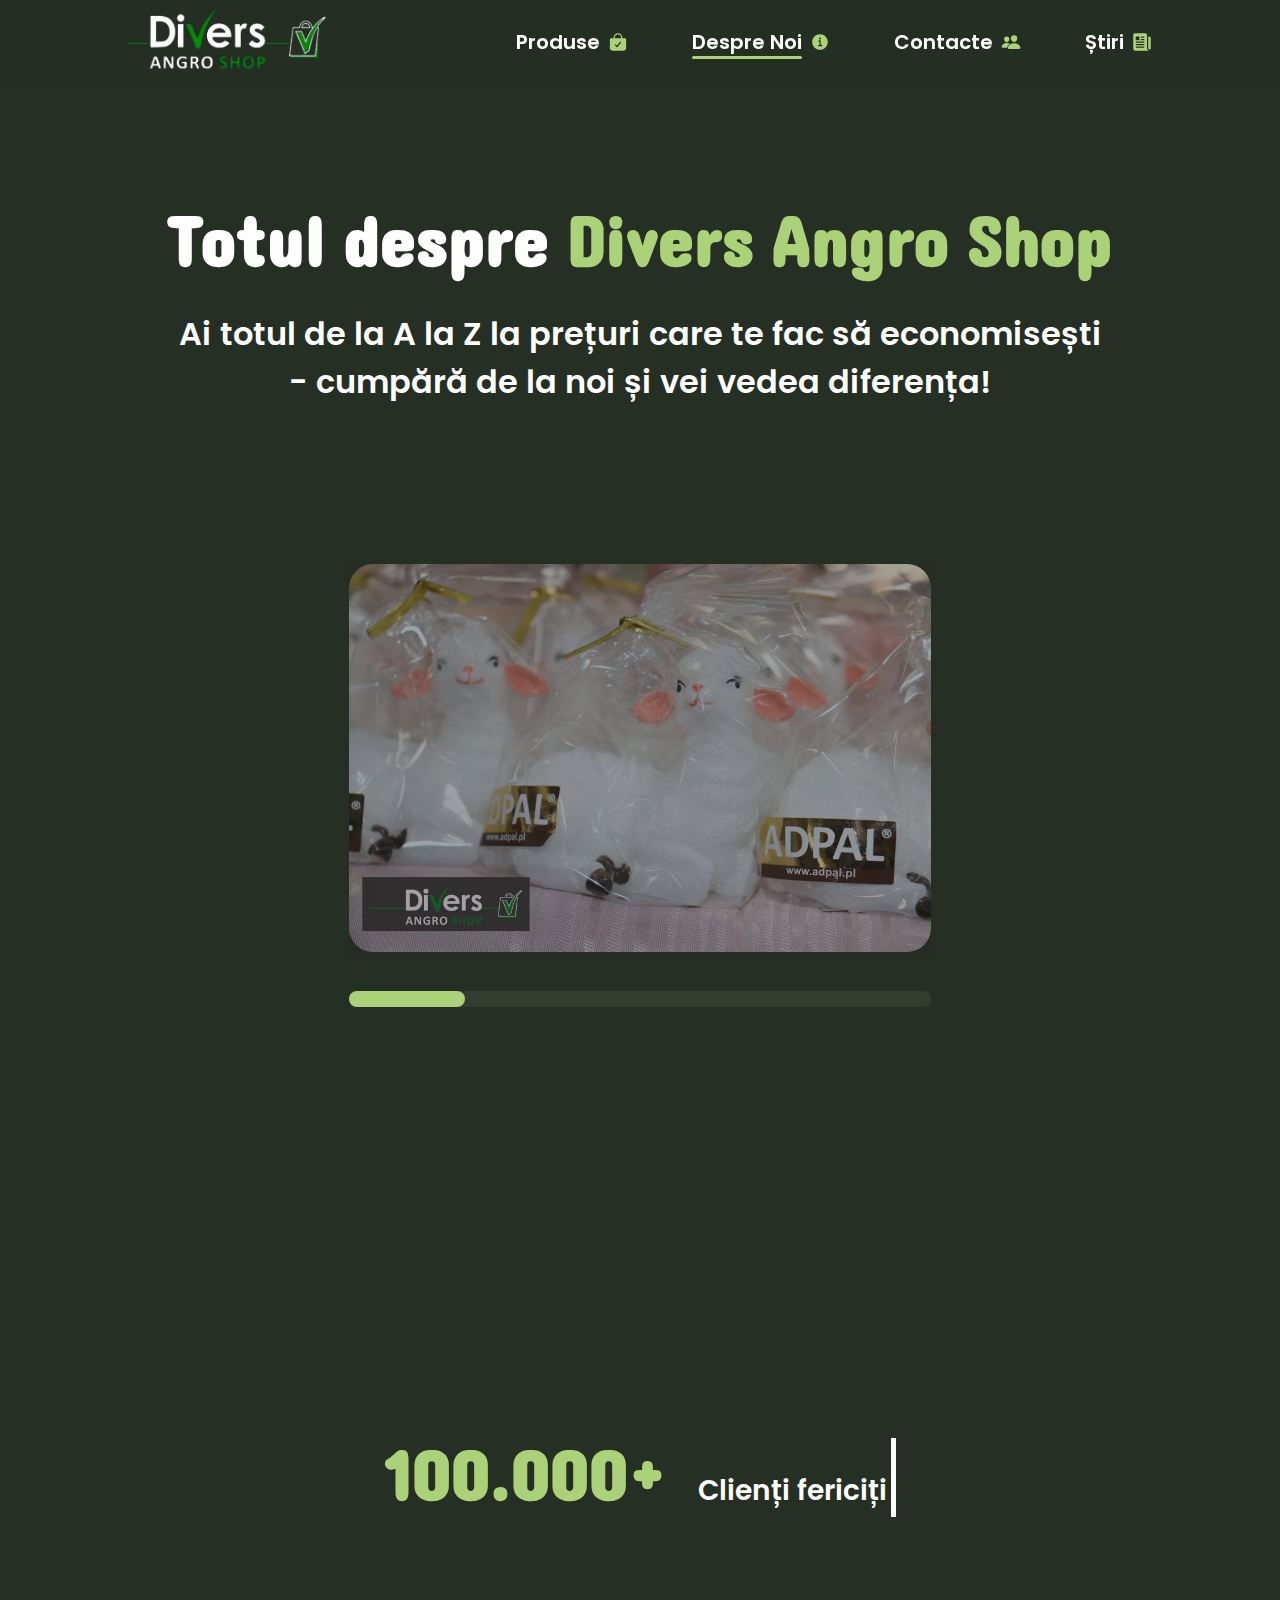
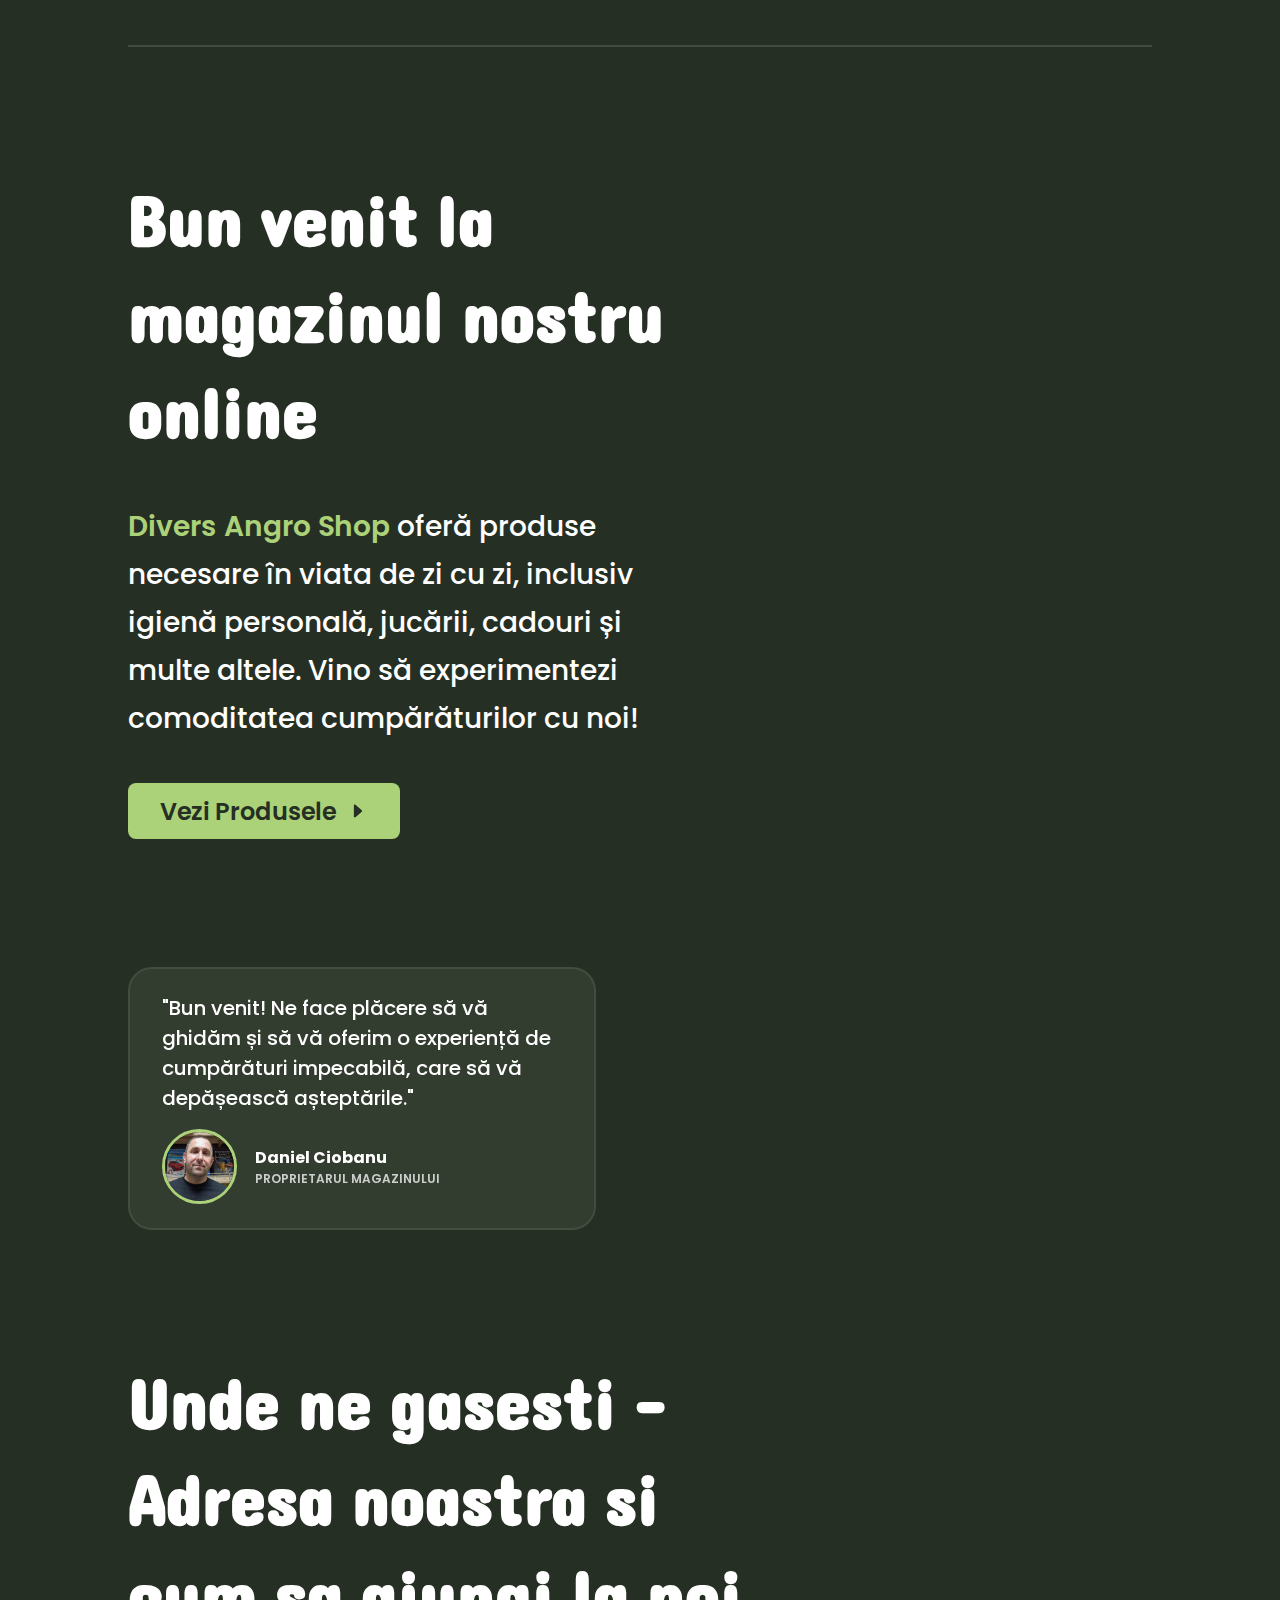
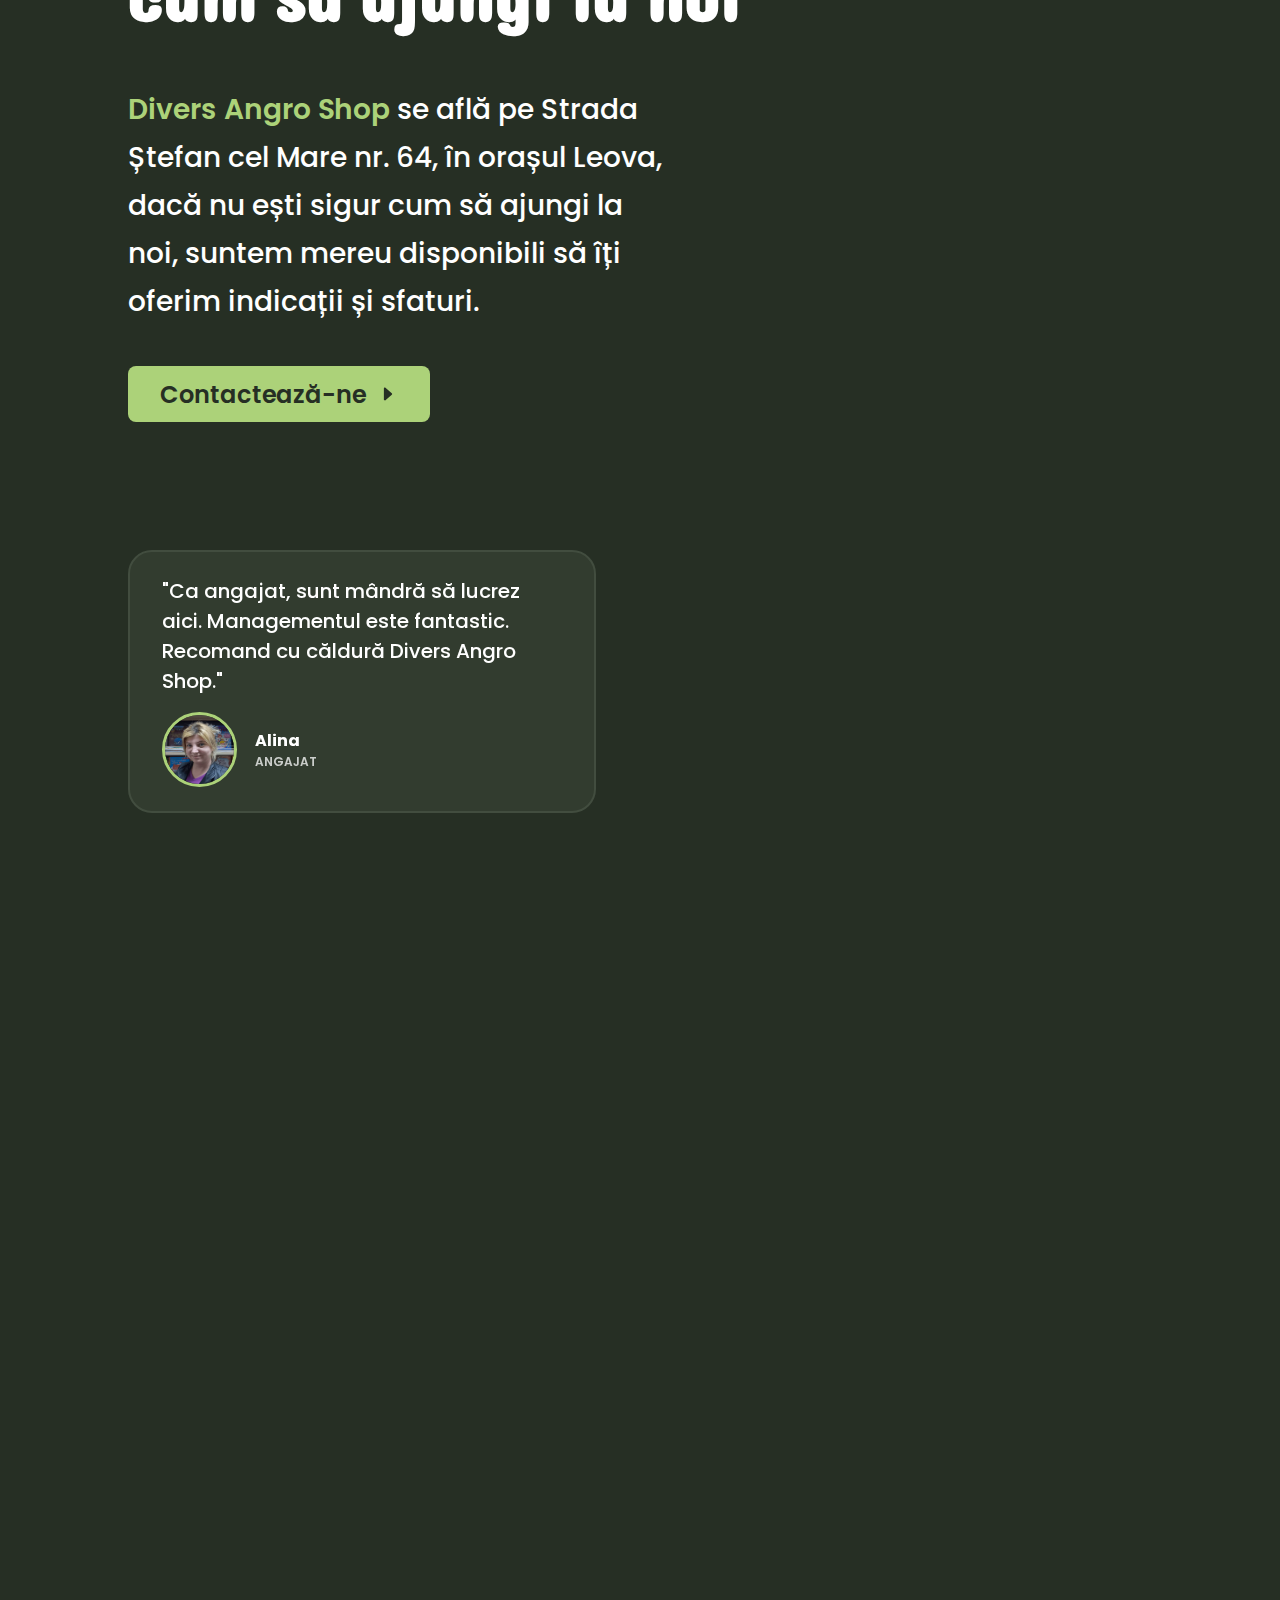
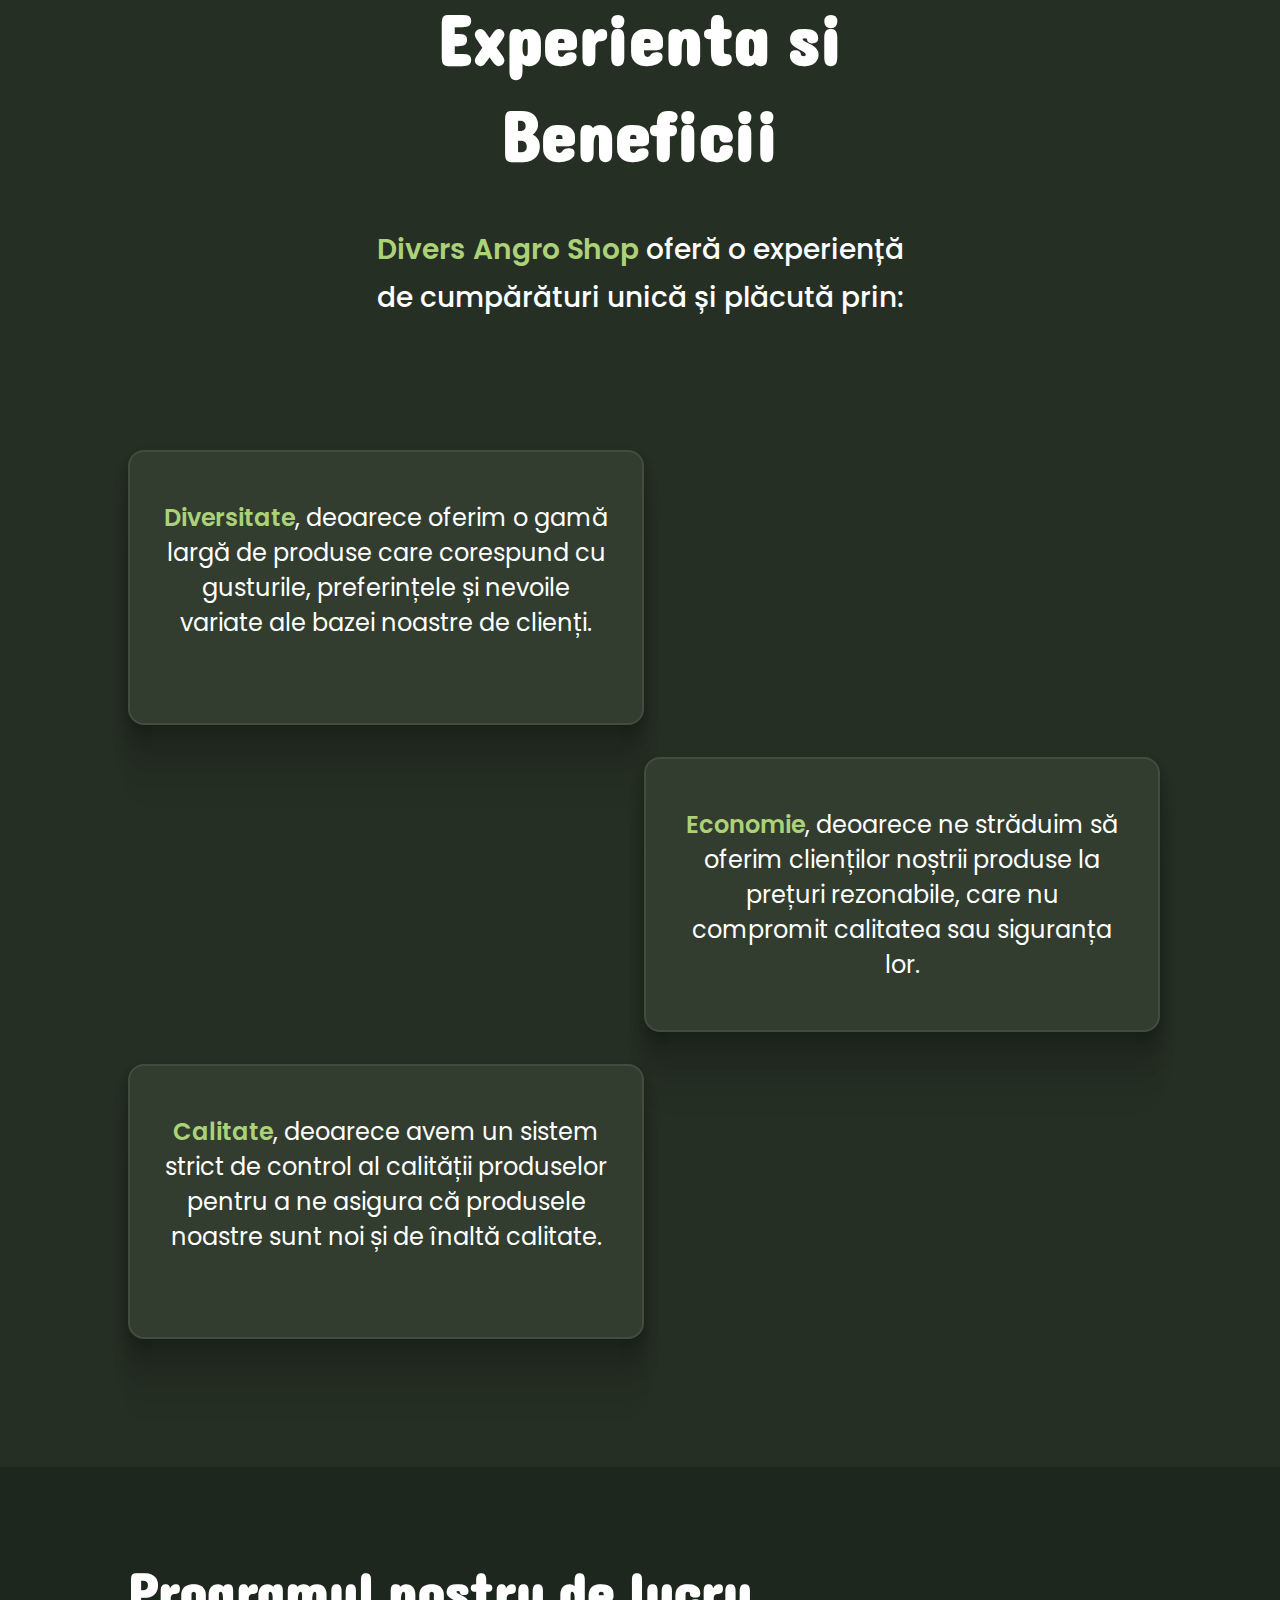
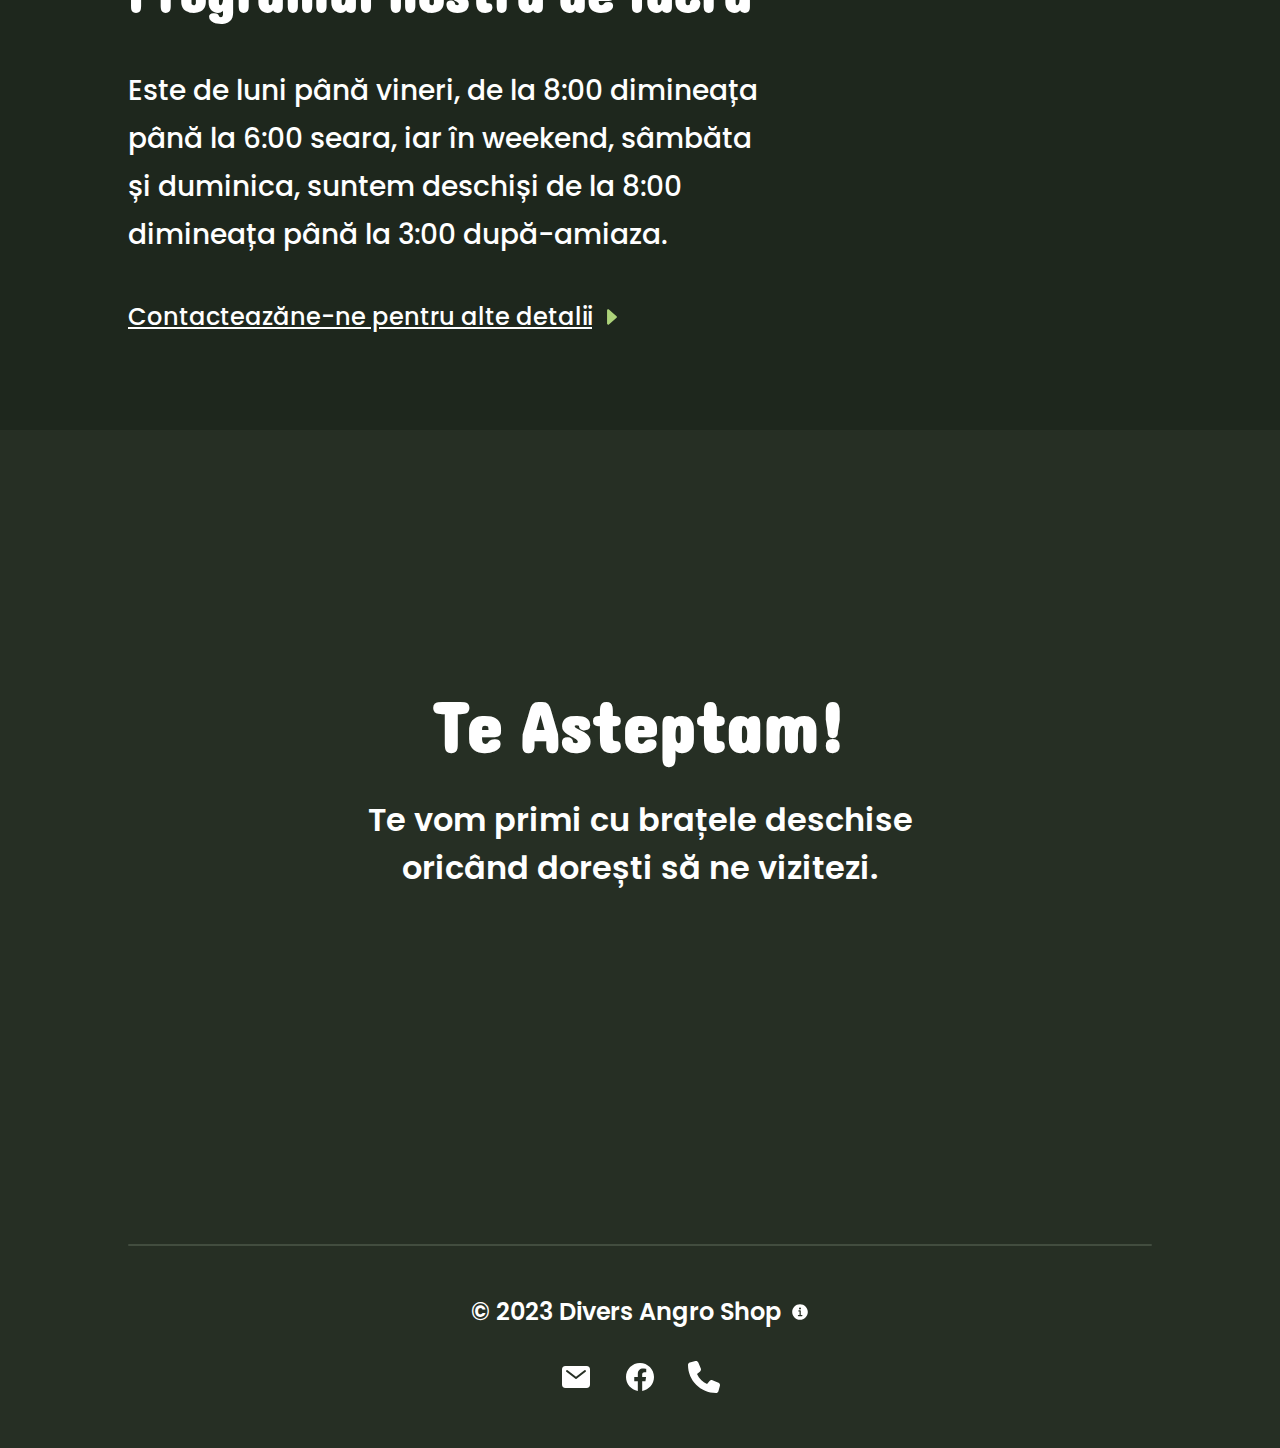
<file: About_Us/about_us.html>
<!DOCTYPE html>
<html lang="ro">
	<head>
		<link rel="icon" href="../Logos/icon-divers.webp">
		<meta charset="utf-8">
		<meta name="viewport" content="width=device-width, initial-scale=1">
		<title>Divers Angro Shop | Despre Noi</title>

		<script defer src="../lib/anime.min.js"></script>

		<script defer src="about_us.js"></script>
		<script defer src="../GeneralCode//general_js.js"></script>

		<link rel="stylesheet" href="../GeneralCode/general_css.css">
		<link rel="stylesheet" href="about_us.css"/>

		<meta name="description" content="Afla totul despre Divers Angro Shop, un magazin din orasul Leova, care se mandreste cu o varietate mare de produse, pentru a raspunde nevoilor si preferintelor tuturor clientilor!">
		
	</head>
	<body>
		<div class="backup-div">
			<button aria-label="Înapoi Sus" class="backup-button">
				<svg class="backup-icon" xmlns="http://www.w3.org/2000/svg" width="512" height="512" viewBox="0 0 512 512"><g class="nc-icon-wrapper"><path d="M414 321.94L274.22 158.82a24 24 0 0 0-36.44 0L98 321.94c-13.34 15.57-2.28 39.62 18.22 39.62h279.6c20.5 0 31.56-24.05 18.18-39.62z"></path></g></svg>
			</button>
		</div>
		<div class="overlay"></div>
		<header>
			<nav class="nav-bar">
				<div class="nav-content">
					<div class="nav-logo">
						<a href="../MainPage/index.html">
							<img class="nav-logo-img" src="../Logos/divers.webp" alt="Divers Logo">
						</a>
					</div>
					<div class="nav-links">
						<a href="../MainPage/index.html">
							<div class="nav-link">
								<h2 class="nav-text">Produse</h2>
								<svg class="nav-icon" xmlns="http://www.w3.org/2000/svg" height="512" width="512" viewBox="0 0 512 512"><g class="nc-icon-wrapper"><path d="M454.65 169.4A31.82 31.82 0 0 0 432 160h-64v-16a112 112 0 0 0-224 0v16H80a32 32 0 0 0-32 32v216c0 39 33 72 72 72h272a72.22 72.22 0 0 0 50.48-20.55 69.48 69.48 0 0 0 21.52-50.2V192a31.75 31.75 0 0 0-9.35-22.6zM332.49 274l-89.6 112a16 16 0 0 1-12.23 6h-.26a16 16 0 0 1-12.16-5.6l-38.4-44.88a16 16 0 1 1 24.32-20.8L230 350.91 307.51 254a16 16 0 0 1 25 20zM336 160H176v-16a80 80 0 0 1 160 0z"></path></g></svg>
							</div>
						</a>
						<a href="../About_Us/about_us.html">
							<div class="nav-link">
								<h2 id="current-page" class="nav-text">Despre Noi</h2>
								<svg class="nav-icon" xmlns="http://www.w3.org/2000/svg" width="512" height="512" viewBox="0 0 512 512"><g class="nc-icon-wrapper"><path d="M256 56C145.72 56 56 145.72 56 256s89.72 200 200 200 200-89.72 200-200S366.28 56 256 56zm0 82a26 26 0 1 1-26 26 26 26 0 0 1 26-26zm48 226h-88a16 16 0 0 1 0-32h28v-88h-16a16 16 0 0 1 0-32h32a16 16 0 0 1 16 16v104h28a16 16 0 0 1 0 32z"></path></g></svg>
							</div>
						</a>
						<a href="../Contact_Us/contact_us.html">
							<div class="nav-link">
								<h2 class="nav-text">Contacte</h2>
								<svg class="nav-icon" xmlns="http://www.w3.org/2000/svg" width="512" height="512" viewBox="0 0 512 512"><g  class="nc-icon-wrapper"><path d="M336 256c-20.56 0-40.44-9.18-56-25.84-15.13-16.25-24.37-37.92-26-61-1.74-24.62 5.77-47.26 21.14-63.76S312 80 336 80c23.83 0 45.38 9.06 60.7 25.52 15.47 16.62 23 39.22 21.26 63.63-1.67 23.11-10.9 44.77-26 61C376.44 246.82 356.57 256 336 256zm66-88z"></path><path d="M467.83 432H204.18a27.71 27.71 0 0 1-22-10.67 30.22 30.22 0 0 1-5.26-25.79c8.42-33.81 29.28-61.85 60.32-81.08C264.79 297.4 299.86 288 336 288c36.85 0 71 9 98.71 26.05 31.11 19.13 52 47.33 60.38 81.55a30.27 30.27 0 0 1-5.32 25.78A27.68 27.68 0 0 1 467.83 432z"></path><path d="M147 260c-35.19 0-66.13-32.72-69-72.93-1.42-20.6 5-39.65 18-53.62 12.86-13.83 31-21.45 51-21.45s38 7.66 50.93 21.57c13.1 14.08 19.5 33.09 18 53.52-2.87 40.2-33.8 72.91-68.93 72.91z"></path><path d="M212.66 291.45c-17.59-8.6-40.42-12.9-65.65-12.9-29.46 0-58.07 7.68-80.57 21.62-25.51 15.83-42.67 38.88-49.6 66.71a27.39 27.39 0 0 0 4.79 23.36A25.32 25.32 0 0 0 41.72 400h111a8 8 0 0 0 7.87-6.57c.11-.63.25-1.26.41-1.88 8.48-34.06 28.35-62.84 57.71-83.82a8 8 0 0 0-.63-13.39c-1.57-.92-3.37-1.89-5.42-2.89z"></path></g></svg>
							</div>
						</a>
						<a href="../News/stiri.html">
							<div class="nav-link">
								<h2 class="nav-text">Știri</h2>
								<svg class="nav-icon" xmlns="http://www.w3.org/2000/svg" width="512" height="512" viewBox="0 0 512 512"><g class="nc-icon-wrapper"><path d="M439.91 112h-23.82a.09.09 0 0 0-.09.09V416a32 32 0 0 0 32 32 32 32 0 0 0 32-32V152.09A40.09 40.09 0 0 0 439.91 112z"></path><path d="M384 416V72a40 40 0 0 0-40-40H72a40 40 0 0 0-40 40v352a56 56 0 0 0 56 56h342.85a1.14 1.14 0 0 0 1.15-1.15 1.14 1.14 0 0 0-.85-1.1A64.11 64.11 0 0 1 384 416zM96 128a16 16 0 0 1 16-16h64a16 16 0 0 1 16 16v64a16 16 0 0 1-16 16h-64a16 16 0 0 1-16-16zm208 272H112.45c-8.61 0-16-6.62-16.43-15.23A16 16 0 0 1 112 368h191.55c8.61 0 16 6.62 16.43 15.23A16 16 0 0 1 304 400zm0-64H112.45c-8.61 0-16-6.62-16.43-15.23A16 16 0 0 1 112 304h191.55c8.61 0 16 6.62 16.43 15.23A16 16 0 0 1 304 336zm0-64H112.45c-8.61 0-16-6.62-16.43-15.23A16 16 0 0 1 112 240h191.55c8.61 0 16 6.62 16.43 15.23A16 16 0 0 1 304 272zm0-64h-63.55c-8.61 0-16-6.62-16.43-15.23A16 16 0 0 1 240 176h63.55c8.61 0 16 6.62 16.43 15.23A16 16 0 0 1 304 208zm0-64h-63.55c-8.61 0-16-6.62-16.43-15.23A16 16 0 0 1 240 112h63.55c8.61 0 16 6.62 16.43 15.23A16 16 0 0 1 304 144z"></path></g></svg>
							</div>
						</a>
						
					</div>
					<div class="hamburger-menu-div">
						<div class="hamburger-menu"></div>
					</div>
				</div>
			</nav>
			<div class="tablet-overlay"></div>
			<div class="tablet-nav">
					<div class="tablet-nav-content">
						<div class="tablet-nav-logo-div">
							<img class="tablet-nav-logo" src="../Logos/icon-divers-transparent.webp" alt="iconita divers">
						</div>
						<div class="tablet-nav-links">
							<a href="../MainPage/index.html">
								<div class="tablet-nav-link">
									<svg class="tablet-nav-icon" xmlns="http://www.w3.org/2000/svg" height="512" width="512" viewBox="0 0 512 512"><g class="nc-icon-wrapper"><path d="M454.65 169.4A31.82 31.82 0 0 0 432 160h-64v-16a112 112 0 0 0-224 0v16H80a32 32 0 0 0-32 32v216c0 39 33 72 72 72h272a72.22 72.22 0 0 0 50.48-20.55 69.48 69.48 0 0 0 21.52-50.2V192a31.75 31.75 0 0 0-9.35-22.6zM332.49 274l-89.6 112a16 16 0 0 1-12.23 6h-.26a16 16 0 0 1-12.16-5.6l-38.4-44.88a16 16 0 1 1 24.32-20.8L230 350.91 307.51 254a16 16 0 0 1 25 20zM336 160H176v-16a80 80 0 0 1 160 0z"></path></g></svg>
									<h2 class="tablet-nav-text">Produse</h2>
								</div>
							</a>
							<a href="../About_Us/about_us.html">
								<div class="tablet-nav-link" id="current-tablet-link">
									<svg class="tablet-nav-icon" xmlns="http://www.w3.org/2000/svg" width="512" height="512" viewBox="0 0 512 512"><g class="nc-icon-wrapper"><path d="M256 56C145.72 56 56 145.72 56 256s89.72 200 200 200 200-89.72 200-200S366.28 56 256 56zm0 82a26 26 0 1 1-26 26 26 26 0 0 1 26-26zm48 226h-88a16 16 0 0 1 0-32h28v-88h-16a16 16 0 0 1 0-32h32a16 16 0 0 1 16 16v104h28a16 16 0 0 1 0 32z"></path></g></svg>
									<h2 class="tablet-nav-text">Despre Noi</h2>
								</div>
							</a>
							<a href="../Contact_Us/contact_us.html">
								<div class="tablet-nav-link">
									<svg class="tablet-nav-icon" xmlns="http://www.w3.org/2000/svg" width="512" height="512" viewBox="0 0 512 512"><g  class="nc-icon-wrapper"><path d="M336 256c-20.56 0-40.44-9.18-56-25.84-15.13-16.25-24.37-37.92-26-61-1.74-24.62 5.77-47.26 21.14-63.76S312 80 336 80c23.83 0 45.38 9.06 60.7 25.52 15.47 16.62 23 39.22 21.26 63.63-1.67 23.11-10.9 44.77-26 61C376.44 246.82 356.57 256 336 256zm66-88z"></path><path d="M467.83 432H204.18a27.71 27.71 0 0 1-22-10.67 30.22 30.22 0 0 1-5.26-25.79c8.42-33.81 29.28-61.85 60.32-81.08C264.79 297.4 299.86 288 336 288c36.85 0 71 9 98.71 26.05 31.11 19.13 52 47.33 60.38 81.55a30.27 30.27 0 0 1-5.32 25.78A27.68 27.68 0 0 1 467.83 432z"></path><path d="M147 260c-35.19 0-66.13-32.72-69-72.93-1.42-20.6 5-39.65 18-53.62 12.86-13.83 31-21.45 51-21.45s38 7.66 50.93 21.57c13.1 14.08 19.5 33.09 18 53.52-2.87 40.2-33.8 72.91-68.93 72.91z"></path><path d="M212.66 291.45c-17.59-8.6-40.42-12.9-65.65-12.9-29.46 0-58.07 7.68-80.57 21.62-25.51 15.83-42.67 38.88-49.6 66.71a27.39 27.39 0 0 0 4.79 23.36A25.32 25.32 0 0 0 41.72 400h111a8 8 0 0 0 7.87-6.57c.11-.63.25-1.26.41-1.88 8.48-34.06 28.35-62.84 57.71-83.82a8 8 0 0 0-.63-13.39c-1.57-.92-3.37-1.89-5.42-2.89z"></path></g></svg>
									<h2 class="tablet-nav-text">Contacte</h2>
								</div>
							</a>
							<a href="../News/stiri.html">
								<div class="tablet-nav-link">
									<svg class="tablet-nav-icon" xmlns="http://www.w3.org/2000/svg" width="512" height="512" viewBox="0 0 512 512"><g class="nc-icon-wrapper"><path d="M439.91 112h-23.82a.09.09 0 0 0-.09.09V416a32 32 0 0 0 32 32 32 32 0 0 0 32-32V152.09A40.09 40.09 0 0 0 439.91 112z"></path><path d="M384 416V72a40 40 0 0 0-40-40H72a40 40 0 0 0-40 40v352a56 56 0 0 0 56 56h342.85a1.14 1.14 0 0 0 1.15-1.15 1.14 1.14 0 0 0-.85-1.1A64.11 64.11 0 0 1 384 416zM96 128a16 16 0 0 1 16-16h64a16 16 0 0 1 16 16v64a16 16 0 0 1-16 16h-64a16 16 0 0 1-16-16zm208 272H112.45c-8.61 0-16-6.62-16.43-15.23A16 16 0 0 1 112 368h191.55c8.61 0 16 6.62 16.43 15.23A16 16 0 0 1 304 400zm0-64H112.45c-8.61 0-16-6.62-16.43-15.23A16 16 0 0 1 112 304h191.55c8.61 0 16 6.62 16.43 15.23A16 16 0 0 1 304 336zm0-64H112.45c-8.61 0-16-6.62-16.43-15.23A16 16 0 0 1 112 240h191.55c8.61 0 16 6.62 16.43 15.23A16 16 0 0 1 304 272zm0-64h-63.55c-8.61 0-16-6.62-16.43-15.23A16 16 0 0 1 240 176h63.55c8.61 0 16 6.62 16.43 15.23A16 16 0 0 1 304 208zm0-64h-63.55c-8.61 0-16-6.62-16.43-15.23A16 16 0 0 1 240 112h63.55c8.61 0 16 6.62 16.43 15.23A16 16 0 0 1 304 144z"></path></g></svg>
									<h2 class="tablet-nav-text">Știri</h2>
								</div>
							</a>

						</div>
					</div>
				</div>
				<div class="phone-nav">
					<div class="phone-nav-links">
						<a class="phone-nav-link" href="../MainPage/index.html">
							<div class="phone-nav-link">
								<svg class="phone-nav-icon" xmlns="http://www.w3.org/2000/svg" height="512" width="512" viewBox="0 0 512 512"><g class="nc-icon-wrapper"><path d="M454.65 169.4A31.82 31.82 0 0 0 432 160h-64v-16a112 112 0 0 0-224 0v16H80a32 32 0 0 0-32 32v216c0 39 33 72 72 72h272a72.22 72.22 0 0 0 50.48-20.55 69.48 69.48 0 0 0 21.52-50.2V192a31.75 31.75 0 0 0-9.35-22.6zM332.49 274l-89.6 112a16 16 0 0 1-12.23 6h-.26a16 16 0 0 1-12.16-5.6l-38.4-44.88a16 16 0 1 1 24.32-20.8L230 350.91 307.51 254a16 16 0 0 1 25 20zM336 160H176v-16a80 80 0 0 1 160 0z"></path></g></svg>
								<h2 class="phone-nav-text">Produse</h2>
							</div>
						</a>
						<a class="phone-nav-link" id="current-phone-nav-link" href="../About_Us/about_us.html">
							<div id="current-phone-nav-link" class="phone-nav-link">
								<svg class="phone-nav-icon" xmlns="http://www.w3.org/2000/svg" width="512" height="512" viewBox="0 0 512 512"><g class="nc-icon-wrapper"><path d="M256 56C145.72 56 56 145.72 56 256s89.72 200 200 200 200-89.72 200-200S366.28 56 256 56zm0 82a26 26 0 1 1-26 26 26 26 0 0 1 26-26zm48 226h-88a16 16 0 0 1 0-32h28v-88h-16a16 16 0 0 1 0-32h32a16 16 0 0 1 16 16v104h28a16 16 0 0 1 0 32z"></path></g></svg>
								<h2 class="phone-nav-text">Despre Noi</h2>
							</div>
						</a>
						<a class="phone-nav-link"  href="../Contact_Us/contact_us.html">
							<div class="phone-nav-link">
								<svg class="phone-nav-icon" xmlns="http://www.w3.org/2000/svg" width="512" height="512" viewBox="0 0 512 512"><g  class="nc-icon-wrapper"><path d="M336 256c-20.56 0-40.44-9.18-56-25.84-15.13-16.25-24.37-37.92-26-61-1.74-24.62 5.77-47.26 21.14-63.76S312 80 336 80c23.83 0 45.38 9.06 60.7 25.52 15.47 16.62 23 39.22 21.26 63.63-1.67 23.11-10.9 44.77-26 61C376.44 246.82 356.57 256 336 256zm66-88z"></path><path d="M467.83 432H204.18a27.71 27.71 0 0 1-22-10.67 30.22 30.22 0 0 1-5.26-25.79c8.42-33.81 29.28-61.85 60.32-81.08C264.79 297.4 299.86 288 336 288c36.85 0 71 9 98.71 26.05 31.11 19.13 52 47.33 60.38 81.55a30.27 30.27 0 0 1-5.32 25.78A27.68 27.68 0 0 1 467.83 432z"></path><path d="M147 260c-35.19 0-66.13-32.72-69-72.93-1.42-20.6 5-39.65 18-53.62 12.86-13.83 31-21.45 51-21.45s38 7.66 50.93 21.57c13.1 14.08 19.5 33.09 18 53.52-2.87 40.2-33.8 72.91-68.93 72.91z"></path><path d="M212.66 291.45c-17.59-8.6-40.42-12.9-65.65-12.9-29.46 0-58.07 7.68-80.57 21.62-25.51 15.83-42.67 38.88-49.6 66.71a27.39 27.39 0 0 0 4.79 23.36A25.32 25.32 0 0 0 41.72 400h111a8 8 0 0 0 7.87-6.57c.11-.63.25-1.26.41-1.88 8.48-34.06 28.35-62.84 57.71-83.82a8 8 0 0 0-.63-13.39c-1.57-.92-3.37-1.89-5.42-2.89z"></path></g></svg>
								<h2 class="phone-nav-text">Contacte</h2>
							</div>
						</a>
						<a class="phone-nav-link" href="../News/stiri.html">
							<div class="phone-nav-link">
								<svg class="phone-nav-icon" xmlns="http://www.w3.org/2000/svg" width="512" height="512" viewBox="0 0 512 512"><g class="nc-icon-wrapper"><path d="M439.91 112h-23.82a.09.09 0 0 0-.09.09V416a32 32 0 0 0 32 32 32 32 0 0 0 32-32V152.09A40.09 40.09 0 0 0 439.91 112z"></path><path d="M384 416V72a40 40 0 0 0-40-40H72a40 40 0 0 0-40 40v352a56 56 0 0 0 56 56h342.85a1.14 1.14 0 0 0 1.15-1.15 1.14 1.14 0 0 0-.85-1.1A64.11 64.11 0 0 1 384 416zM96 128a16 16 0 0 1 16-16h64a16 16 0 0 1 16 16v64a16 16 0 0 1-16 16h-64a16 16 0 0 1-16-16zm208 272H112.45c-8.61 0-16-6.62-16.43-15.23A16 16 0 0 1 112 368h191.55c8.61 0 16 6.62 16.43 15.23A16 16 0 0 1 304 400zm0-64H112.45c-8.61 0-16-6.62-16.43-15.23A16 16 0 0 1 112 304h191.55c8.61 0 16 6.62 16.43 15.23A16 16 0 0 1 304 336zm0-64H112.45c-8.61 0-16-6.62-16.43-15.23A16 16 0 0 1 112 240h191.55c8.61 0 16 6.62 16.43 15.23A16 16 0 0 1 304 272zm0-64h-63.55c-8.61 0-16-6.62-16.43-15.23A16 16 0 0 1 240 176h63.55c8.61 0 16 6.62 16.43 15.23A16 16 0 0 1 304 208zm0-64h-63.55c-8.61 0-16-6.62-16.43-15.23A16 16 0 0 1 240 112h63.55c8.61 0 16 6.62 16.43 15.23A16 16 0 0 1 304 144z"></path></g></svg>
								<h2 class="phone-nav-text">Știri</h2>
							</div>
						</a>
					</div>
				</div>
				
		</header>
		<main>

			<div class="disclaimer-div">
				<div class="disclaimer-content">
					<svg class="disclaimer-icon" xmlns="http://www.w3.org/2000/svg" width="24" height="24" viewBox="0 0 24 24"><g fill="none" class="nc-icon-wrapper"><path d="M16 1.969H8c-4 0-6 2-6 6v5c0 5 2 6 6 6h.5c.28 0 .64.18.8.4l1.5 2c.66.88 1.74.88 2.4 0l1.5-2c.19-.25.49-.4.8-.4h.5c4 0 6-2 6-6v-5c0-4-2-6-6-6zm-7.47 10.2c.29.29.29.77 0 1.06-.15.15-.34.22-.53.22s-.38-.07-.53-.22l-2-2a.754.754 0 0 1 0-1.06l2-2c.29-.29.77-.29 1.06 0 .29.29.29.77 0 1.06l-1.47 1.47 1.47 1.47zm5.16-3.51l-2 4.67c-.12.28-.4.45-.69.45a.745.745 0 0 1-.69-1.05l2-4.67c.16-.38.6-.56.99-.39.38.17.55.61.39.99zm4.84 2.57l-2 2c-.15.15-.34.22-.53.22s-.38-.07-.53-.22a.754.754 0 0 1 0-1.06l1.47-1.47-1.47-1.47a.754.754 0 0 1 0-1.06c.29-.29.77-.29 1.06 0l2 2c.29.29.29.77 0 1.06z" fill="#ACD279"></path></g></svg>
					<p class="disclaimer">Acest website a fost realizat în cadrul 
					competiției ”Tekwill Junior Ambassadors” organizată de proiectul ”Tekwill în Fiecare 
					Școală” și nu reflectă neapărat opinia proiectului.
					</p>
					<button class="disclaimer-button">
						OK
					</button>
				</div>
			</div>

			<div class="welcome-div">
				<div class="welcome-text">
					<div class="welcome-header-div">
						<h1 class="welcome-header">Totul despre <span class="important-text">Divers Angro Shop</span></h1>
					</div>
					<div class="welcome-description-div">
						<h2 class="welcome-description">Ai totul de la A la Z la prețuri care te fac să economisești - cumpără de la noi și vei vedea diferența!</h2>
					</div>
				</div>
			</div>

			<section id="slide-show-section">
				<div class="slide-show-div">
					
					<div class="slideshow-content">

							<div class="slideshow-slides">
								<input class="slideshow-radio" type="radio" name="r" id="r1" checked>
								<input class="slideshow-radio" type="radio" name="r" id="r2">
								<input class="slideshow-radio" type="radio" name="r" id="r3">
								<input class="slideshow-radio" type="radio" name="r" id="r4">
								<input class="slideshow-radio" type="radio" name="r" id="r5">
								<div class="slideshow-overlay-black"></div>
								<div class="slideshow-overlay-gray"></div>
								<div class="slideshow-slide s1">
									<img class="slideshow-photo" src="../Slideshow-Photos/slideshow01.webp" alt="Suvenire in formă de animale">
								</div>
								<div class="slideshow-slide">
									<img class="slideshow-photo" src="../Slideshow-Photos/slideshow02.webp" alt="Pennyboard">
								</div>
								<div class="slideshow-slide">
									<img class="slideshow-photo" src="../Slideshow-Photos/slideshow03.webp" alt="Decorațiuni de Grădină">
								</div>
								<div class="slideshow-slide">
									<img class="slideshow-photo" src="../Slideshow-Photos/slideshow04.webp" alt="Vaze">
								</div>
								<div class="slideshow-slide">
									<img class="slideshow-photo" src="../Slideshow-Photos/slideshow05.webp" alt="Motocicletă pentru copii">
								</div>
							</div>

							<div class="slideshow-indicators">
								<label for="r1" class="slideshow-indicator first-indicator"></label>
								<label for="r2" class="slideshow-indicator"></label>
								<label for="r3" class="slideshow-indicator"></label>
								<label for="r4" class="slideshow-indicator"></label>
								<label for="r5" class="slideshow-indicator last-indicator"></label>
								<div class="slideshow-indicator-anim"></div>
							</div>

					</div>
				</div>
			</section>
			<section id="statistics-section">
				<div class="statistics">
					<div class="statistic current-statistic">
						<h3 class="statistic-text"><span class="statistic-num">100.000+</span> Clienți fericiți</h3>
					</div>
					<div class="statistic">
						<h3 class="statistic-text"><span class="statistic-num">~25</span> Minute petrecute in magazin</h3>
					</div>
					<div class="statistic">
						<h3 class="statistic-text"><span class="statistic-num">09-12</span> Orele cele mai aglomerate</h3>
					</div>
					<div class="statistic">
						<h3 class="statistic-text"><span class="statistic-num">	< 1%</span> Returnează produsele</h3>
					</div>
					<div class="statistic">
						<h3 class="statistic-text"><span class="statistic-num">4.8/5</span> Stele</h3>
					</div>
					
				</div>
			</section>
			<div class="section-break">
				<div class="section-break-tool"></div>
			</div>

			<div class="backup-start"></div>

			<section id="text-areas-section">
				<div class="text-area-combined-with-statements-div">

					<div class="text-area no-padding static-text-area">
						<div class="header-div">
							<h2 class="header">Bun venit la magazinul nostru online</h2>
						</div>
						<div class="description-div">
							<p class="description"><span class="company-name">Divers Angro Shop</span> oferă produse necesare în viata de zi cu zi, inclusiv igienă personală, jucării, cadouri și multe altele. Vino să experimentezi comoditatea cumpărăturilor cu noi!</p>
						</div>
						<a href="../MainPage/index.html">
							<button class="button">
								<div class="button-content">
									<h3 class="button-text">Vezi Produsele</h3>
									<svg class="button-icon-dark nouaZecideg-arrow" xmlns="http://www.w3.org/2000/svg" width="512" height="512" viewBox="0 0 512 512"><g  class="nc-icon-wrapper"><path d="M98 190.06l139.78 163.12a24 24 0 0 0 36.44 0L414 190.06c13.34-15.57 2.28-39.62-18.22-39.62h-279.6c-20.5 0-31.56 24.05-18.18 39.62z"></path></g></svg>
								</div>
							</button>
						</a>
						
					</div>
					<div class="review static-review">
						<div class="review-content">
							<p class="actual-review">"Bun venit! Ne face plăcere să vă ghidăm și să vă oferim o experiență de cumpărături impecabilă, care să vă depășească așteptările."</p>
							<div class="review-owner">
								<div class="review-photo-div">
									<img class="review-photo" src="../Statement-Photos/staff-owner.webp" alt="Poza cu Proprietarul Magazinului">
								</div>
								<div class="review-text">
									<h4 class="review-name">Daniel Ciobanu</h4>
									<h4 id="owner-role" class="review-status">PROPRIETARUL MAGAZINULUI</h4>
								</div>
							</div>
						</div>
					</div>


					<div class="text-area no-padding static-text-area">
						<div class="header-div">
							<h2 class="header">Unde ne gasesti - Adresa noastra si cum sa ajungi la noi</h2>
						</div>
						<div class="description-div">
							<p class="description"><span class="company-name">Divers Angro Shop</span> se află pe Strada Ștefan cel Mare nr. 64, în orașul Leova, dacă nu ești sigur cum să ajungi la noi, suntem mereu disponibili să îți oferim indicații și sfaturi.</p>
						</div>
						<a href="../Contact_Us/contact_us.html">
							<button class="button">
								<div class="button-content">
									<h3 class="button-text">Contactează-ne</h3>
									<svg class="button-icon-dark nouaZecideg-arrow" xmlns="http://www.w3.org/2000/svg" width="512" height="512" viewBox="0 0 512 512"><g  class="nc-icon-wrapper"><path d="M98 190.06l139.78 163.12a24 24 0 0 0 36.44 0L414 190.06c13.34-15.57 2.28-39.62-18.22-39.62h-279.6c-20.5 0-31.56 24.05-18.18 39.62z"></path></g></svg>
								</div>
							</button>
						</a>
					</div>
					<div class="review static-review">
						<div class="review-content">
							<p class="actual-review">"Prețuri foarte mici, o variație mare de produse calitative. Amplasat intr-o zonă centrală. Recomand cu incredere."</p>
							<div class="review-owner">
								<div class="review-photo-div">
									<img class="review-photo" src="../Statement-Photos/randomcustomer.webp" alt="Poză cu un client">
								</div>
								<div class="review-text">
									<h4 class="review-name">Ion Calalb</h4>
									<h4 class="review-status">CLIENT</h4>
								</div>
							</div>
						</div>
					</div>
					<div class="review static-review">
						<div class="review-content">
							<p class="actual-review">"Ca angajat, sunt mândră să lucrez aici. Managementul este fantastic. Recomand cu căldură Divers Angro Shop."</p>
							<div class="review-owner">
								<div class="review-photo-div">
									<img class="review-photo" src="../Statement-Photos/staff02.webp" alt="Poză cu o angajată">
								</div>
								<div class="review-text">
									<h4 class="review-name">Alina</h4>
									<h4 class="review-status">ANGAJAT</h4>
								</div>
							</div>
						</div>
					</div>


					<div class="text-areas-wrapper">
						<div id="review-text-area-general" class="text-area no-padding">
							<div class="header-div">
								<h2 class="header">Bun venit la magazinul nostru online</h2>
							</div>
							<div class="description-div">
								<p class="description"><span class="company-name">Divers Angro Shop</span> oferă produse necesare în viata de zi cu zi, inclusiv igienă personală, jucării, cadouri și multe altele. Vino să experimentezi comoditatea cumpărăturilor cu noi!</p>
							</div>
							<a href="../MainPage/index.html">
								<button class="button">
									<div class="button-content">
										<h3 class="button-text">Vezi Produsele</h3>
										<svg class="button-icon-dark nouaZecideg-arrow" xmlns="http://www.w3.org/2000/svg" width="512" height="512" viewBox="0 0 512 512"><g  class="nc-icon-wrapper"><path d="M98 190.06l139.78 163.12a24 24 0 0 0 36.44 0L414 190.06c13.34-15.57 2.28-39.62-18.22-39.62h-279.6c-20.5 0-31.56 24.05-18.18 39.62z"></path></g></svg>
									</div>
								</button>
							</a>
						</div>
						<div class="text-area no-padding">
							<div class="header-div">
								<h2 class="header">Unde ne gasesti - Adresa noastra si cum sa ajungi la noi</h2>
							</div>
							<div class="description-div">
								<p class="description"><span class="company-name">Divers Angro Shop</span> se află pe Strada Ștefan cel Mare nr. 64, în orașul Leova, dacă nu ești sigur cum să ajungi la noi, suntem mereu disponibili să îți oferim indicații și sfaturi.</p>
							</div>
							<a href="../Contact_Us/contact_us.html">
								<button class="button">
									<div class="button-content">
										<h3 class="button-text">Contactează-ne</h3>
										<svg class="button-icon-dark nouaZecideg-arrow" xmlns="http://www.w3.org/2000/svg" width="512" height="512" viewBox="0 0 512 512"><g  class="nc-icon-wrapper"><path d="M98 190.06l139.78 163.12a24 24 0 0 0 36.44 0L414 190.06c13.34-15.57 2.28-39.62-18.22-39.62h-279.6c-20.5 0-31.56 24.05-18.18 39.62z"></path></g></svg>
									</div>
								</button>
							</a>
							
						</div>
					</div>

					<div class="reviews">
						<div id="first-review" class="review current-review">
							<div class="review-content">
								<p class="actual-review">"Bun venit! Ne face plăcere să vă ghidăm și să vă oferim o experiență de cumpărături impecabilă, care să vă depășească așteptările."</p>
								<div class="review-owner">
									<div class="review-photo-div">
										<img class="review-photo" src="../Statement-Photos/staff-owner.webp" alt="Poză cu Proprietarul Magazinului">
									</div>
									<div class="review-text">
										<h4 class="review-name">Daniel Ciobanu</h4>
										<h4 class="review-status">PROPRIETARUL MAGAZINULUI</h4>
									</div>
								</div>
							</div>
						</div>
						<div id="second-review" class="review">
							<div class="review-content">
								<p class="actual-review">"Prețuri foarte mici, o variație mare de produse calitative. Amplasat intr-o zonă centrală. Recomand cu incredere."</p>
								<div class="review-owner">
									<div class="review-photo-div">
										<img class="review-photo" src="../Statement-Photos/randomcustomer.webp" alt="Poză cu un client">
									</div>
									<div class="review-text">
										<h4 class="review-name">Ion Calalb</h4>
										<h4 class="review-status">CLIENT</h4>
									</div>
								</div>
							</div>
						</div>

						<div id="third-review" class="review">
							<div class="review-content">
								<p class="actual-review">"Ca angajat, sunt mândră să lucrez aici. Managementul este fantastic. Recomand cu căldură Divers Angro Shop."</p>
								<div class="review-owner">
									<div class="review-photo-div">
										<img class="review-photo" src="../Statement-Photos/staff02.webp" class="Poză cu o angajată">
									</div>
									<div class="review-text">
										<h4 class="review-name">Alina</h4>
										<h4 class="review-status">ANGAJAT</h4>
									</div>
								</div>
							</div>
						</div>
					</div>
					

					
				</div>
				

			</section>



			<div class="divers-map-div">
				<iframe title="Adresa Divers" class="divers-map" src="https://www.google.com/maps/embed?pb=!1m18!1m12!1m3!1d2747.3069536892076!2d28.25084567627089!3d46.48223407110885!2m3!1f0!2f0!3f0!3m2!1i1024!2i768!4f13.1!3m3!1m2!1s0x40c9ff9046eb1ed7%3A0xcbf2745f798697c!2sDivers%20Angro%20Shop!5e0!3m2!1sro!2s!4v1682320219780!5m2!1sro!2s" width="600" height="450" style="border:0;" allowfullscreen="" loading="lazy" referrerpolicy="no-referrer-when-downgrade"></iframe>
			</div>
			
			<section id="trophy-section">
				<div class="text-area centered-text-area">
						<div class="header-div">
							<h2 class="header">Experienta si Beneficii</h2>
						</div>
						<div class="description-div paddding-center-description-div">
							<p class="description"><span class="company-name">Divers Angro Shop</span> oferă o experiență de cumpărături unică și plăcută prin:</p>
						</div>
				</div>

				<div class="trophys">
					<div class="trophy">
						<svg id='trophy01' class="trophy-icon" xmlns="http://www.w3.org/2000/svg" width="512" height="512" viewBox="0 0 512 512"><g class="nc-icon-wrapper"><path d="M464 80h-60.1a4 4 0 0 1-4-4V63.92a32 32 0 0 0-32-31.92l-223.79.26a32 32 0 0 0-31.94 31.93V76a4 4 0 0 1-4 4H48a16 16 0 0 0-16 16v16c0 54.53 30 112.45 76.52 125.35a7.82 7.82 0 0 1 5.55 5.9c5.77 26.89 23.52 52.5 51.41 73.61 20.91 15.83 45.85 27.5 68.27 32.48a8 8 0 0 1 6.25 7.8V444a4 4 0 0 1-4 4h-59.55c-8.61 0-16 6.62-16.43 15.23A16 16 0 0 0 176 480h159.55c8.61 0 16-6.62 16.43-15.23A16 16 0 0 0 336 448h-60a4 4 0 0 1-4-4v-86.86a8 8 0 0 1 6.25-7.8c22.42-5 47.36-16.65 68.27-32.48 27.89-21.11 45.64-46.72 51.41-73.61a7.82 7.82 0 0 1 5.55-5.9C450 224.45 480 166.53 480 112V96a16 16 0 0 0-16-16zM112 198.22a4 4 0 0 1-6 3.45c-10.26-6.11-17.75-15.37-22.14-21.89-11.91-17.69-19-40.67-19.79-63.63a4 4 0 0 1 4-4.15h40a4 4 0 0 1 4 4c-.02 27.45-.07 58.87-.07 82.22zm316.13-18.44c-4.39 6.52-11.87 15.78-22.13 21.89a4 4 0 0 1-6-3.46c0-26.51 0-56.63-.05-82.21a4 4 0 0 1 4-4h40a4 4 0 0 1 4 4.15c-.79 22.96-7.9 45.94-19.81 63.63z"></path></g></svg>
						<div class="trophy-description-div">
							<p class="trophy-description">
								<span class="trophy-highlight">Diversitate</span>, deoarece oferim o gamă largă de produse care corespund cu gusturile, preferințele și nevoile variate ale bazei noastre de clienți.
							</p>
						</div>
						
					</div>
					<div class="trophy-empty-div"></div><div class="trophy-empty-div"></div><div class="trophy-empty-div"></div><div class="trophy-empty-div"></div>
					<div class="trophy">
						<svg id='trophy02' class="trophy-icon" xmlns="http://www.w3.org/2000/svg" width="512" height="512" viewBox="0 0 512 512"><g class="nc-icon-wrapper"><path d="M269 335.61q-6.33.47-12.78.47c-5.23 0-10.4-.24-15.51-.69a176.11 176.11 0 0 1-127.67-72.94 4 4 0 0 0-6.77.35l-72 129.4c-2.74 5-3.17 11-.28 15.88A16.78 16.78 0 0 0 48.22 416h78a15.28 15.28 0 0 1 13.62 7.33L178.5 488a16.26 16.26 0 0 0 13.75 8c5.94-.33 12.09-4.19 14.56-9.6l66.11-145.15a4 4 0 0 0-3.92-5.64z"></path><path d="M477.64 391.88l-71.53-129.17a4 4 0 0 0-6.74-.36 176.5 176.5 0 0 1-78.31 61.42 16.09 16.09 0 0 0-8.72 8.25l-36.86 81.1a7.92 7.92 0 0 0 0 6.6l30.27 66.59c2.45 5.41 8.59 9.36 14.52 9.69a16.3 16.3 0 0 0 13.7-8.12l38.53-64.58c2.89-4.85 8.13-7.33 13.78-7.3h78.77c6.67 0 11.72-3.48 14-10a16.92 16.92 0 0 0-1.41-14.12z"></path><ellipse cx="256.26" cy="160" rx="48.01" ry="48"></ellipse><path d="M256.26 16c-79.42 0-144 64.59-144 144s64.61 144 144 144 144-64.6 144-144-64.59-144-144-144zm0 224a80 80 0 1 1 80-80 80.1 80.1 0 0 1-80 80z"></path></g></svg>
						<div class="trophy-description-div">
							<p class="trophy-description">
								<span class="trophy-highlight">Economie</span>, deoarece ne străduim să oferim clienților noștrii produse la prețuri rezonabile, care nu compromit calitatea sau siguranța lor.
							</p>
						</div>
					</div>
					<div class="trophy">
						<svg id='trophy03' class="trophy-icon" xmlns="http://www.w3.org/2000/svg" width="512" height="512" viewBox="0 0 512 512"><g class="nc-icon-wrapper"><circle cx="256" cy="352" r="32"></circle><path d="M99.78 32a48 48 0 0 0-42.94 26.53l-31 62A48.26 48.26 0 0 0 24.28 160h278.2a4 4 0 0 0 3.39-1.87l75.5-120A4 4 0 0 0 378 32z"></path><path d="M486.17 120.56l-31-62a47.7 47.7 0 0 0-32.79-25.46L342.5 160 298 231.08a128 128 0 0 0-84 0l-23.32-37.2a4 4 0 0 0-3.39-1.88H51.14a4 4 0 0 0-3.36 6.16l82.7 128.73a128 128 0 1 0 251 0L483.62 168a48.22 48.22 0 0 0 2.55-47.44zm-226 295.31a64 64 0 1 1 59.69-59.69 64.08 64.08 0 0 1-59.68 59.69z"></path></g></svg>
						<div class="trophy-description-div">
							<p class="trophy-description">
								<span class="trophy-highlight">Calitate</span>, deoarece avem un sistem strict de control al calității produselor pentru a ne asigura că produsele noastre sunt  noi și de înaltă calitate.
							</p>
						</div>
					</div>
					<div class="trophy-empty-div"></div><div class="trophy-empty-div"></div>
					
				</div>

			</section>

			<section id="program">
				<div class="program-wrapper">
					<div class="mini-header-text-area mini-header-text-area-startr">
						<div class="mini-header-div">
							<h2 class="mini-header mini-header-start">
								Programul nostru de lucru
							</h2>
						</div>
						<div class="mini-description-div">
							<h4 class="mini-description mini-description-div-start">
								Este de luni până vineri, de la 8:00 dimineața până la 6:00 seara, iar în weekend, sâmbăta și duminica, suntem deschiși de la 8:00 dimineața până la 3:00 după-amiaza.
							</h4>
						</div>
						<a id="program-a" href="../Contact_Us/contact_us.html">
							<div class="link-div">
								<h4 class="link">
									Contacteazăne-ne pentru alte detalii
								</h4>
								<svg id="link-icon" class="link-icon" xmlns="http://www.w3.org/2000/svg" width="512" height="512" viewBox="0 0 512 512"><g class="nc-icon-wrapper"><path d="M190.06 414l163.12-139.78a24 24 0 0 0 0-36.44L190.06 98c-15.57-13.34-39.62-2.28-39.62 18.22v279.6c0 20.5 24.05 31.56 39.62 18.18z"></path></g></svg>
							</div>
							
						</a>
					</div>

				</div>
				
			</section>

			


		</main>
		<footer>
			<div class="end-section-start">
				<div class="end-section-start-text-div">
						<h3 class="end-header">Te Asteptam!</h3>
						<p class="end-description">Te vom primi cu brațele deschise oricând dorești să ne vizitezi.</p>
				</div>
				<div class="backup-div" id="static-backup-div">
					<button aria-label="Înapoi Sus" class="backup-button">
					<svg class="backup-icon" xmlns="http://www.w3.org/2000/svg" width="512" height="512" viewBox="0 0 512 512"><g class="nc-icon-wrapper"><path d="M414 321.94L274.22 158.82a24 24 0 0 0-36.44 0L98 321.94c-13.34 15.57-2.28 39.62 18.22 39.62h279.6c20.5 0 31.56-24.05 18.18-39.62z"></path></g></svg>
					</button>
				</div>
			</div>
			<div class="end-section">
				<div class="end-start-decorator"></div>
				<div class="end-content">
					<div class="copyright-div">
						<h5 class="copyright">© 2023 Divers Angro Shop</h5>
						<button class="copyright-disclaimer-button">
							<svg class="copyright-disclaimer-icon" xmlns="http://www.w3.org/2000/svg" width="512" height="512" viewBox="0 0 512 512"><title>Disclaimer</title><g class="nc-icon-wrapper"><path d="M256 56C145.72 56 56 145.72 56 256s89.72 200 200 200 200-89.72 200-200S366.28 56 256 56zm0 82a26 26 0 1 1-26 26 26 26 0 0 1 26-26zm48 226h-88a16 16 0 0 1 0-32h28v-88h-16a16 16 0 0 1 0-32h32a16 16 0 0 1 16 16v104h28a16 16 0 0 1 0 32z"></path></g></svg>
						</button>
						
					</div>
					
					<div class="contact-icons">
						<a href="mailto:arsitur4@gmail.com">
							<svg class="contact-icon" xmlns="http://www.w3.org/2000/svg" width="512" height="512" viewBox="0 0 512 512"><g class="nc-icon-wrapper"><title>arsitur4@gmail.com</title><path d="M424 80H88a56.06 56.06 0 0 0-56 56v240a56.06 56.06 0 0 0 56 56h336a56.06 56.06 0 0 0 56-56V136a56.06 56.06 0 0 0-56-56zm-14.18 92.63l-144 112a16 16 0 0 1-19.64 0l-144-112a16 16 0 1 1 19.64-25.26L256 251.73l134.18-104.36a16 16 0 0 1 19.64 25.26z"></path></g></svg>
						</a>
						<a target="_blank" href="https://www.facebook.com/profile.php?id=100071118882630">
							<svg class="contact-icon" xmlns="http://www.w3.org/2000/svg" width="512" height="512" viewBox="0 0 512 512"><g class="nc-icon-wrapper"><title>Facebook</title><path d="M480 257.35c0-123.7-100.3-224-224-224s-224 100.3-224 224c0 111.8 81.9 204.47 189 221.29V322.12h-56.89v-64.77H221V208c0-56.13 33.45-87.16 84.61-87.16 24.51 0 50.15 4.38 50.15 4.38v55.13H327.5c-27.81 0-36.51 17.26-36.51 35v42h62.12l-9.92 64.77H291v156.54c107.1-16.81 189-109.48 189-221.31z" fill-rule="evenodd"></path></g></svg>
						</a>
						<a href="tel:+373 67198564">
							<svg class="contact-icon" xmlns="http://www.w3.org/2000/svg" width="512" height="512" viewBox="0 0 512 512"><g class="nc-icon-wrapper"><title>+373 67198564</title><path d="M164.9 24.6c-7.7-18.6-28-28.5-47.4-23.2l-88 24C12.1 30.2 0 46 0 64c0 247.4 200.6 448 448 448 18 0 33.8-12.1 38.6-29.5l24-88c5.3-19.4-4.6-39.7-23.2-47.4l-96-40c-16.3-6.8-35.2-2.1-46.3 11.6L304.7 368c-70.4-33.3-127.4-90.3-160.7-160.7l49.3-40.3c13.7-11.2 18.4-30 11.6-46.3l-40-96z"></path></g></svg>
						</a>
					</div>
					
				</div>
			</div>
		</footer>

	</body>

</html>
</file>
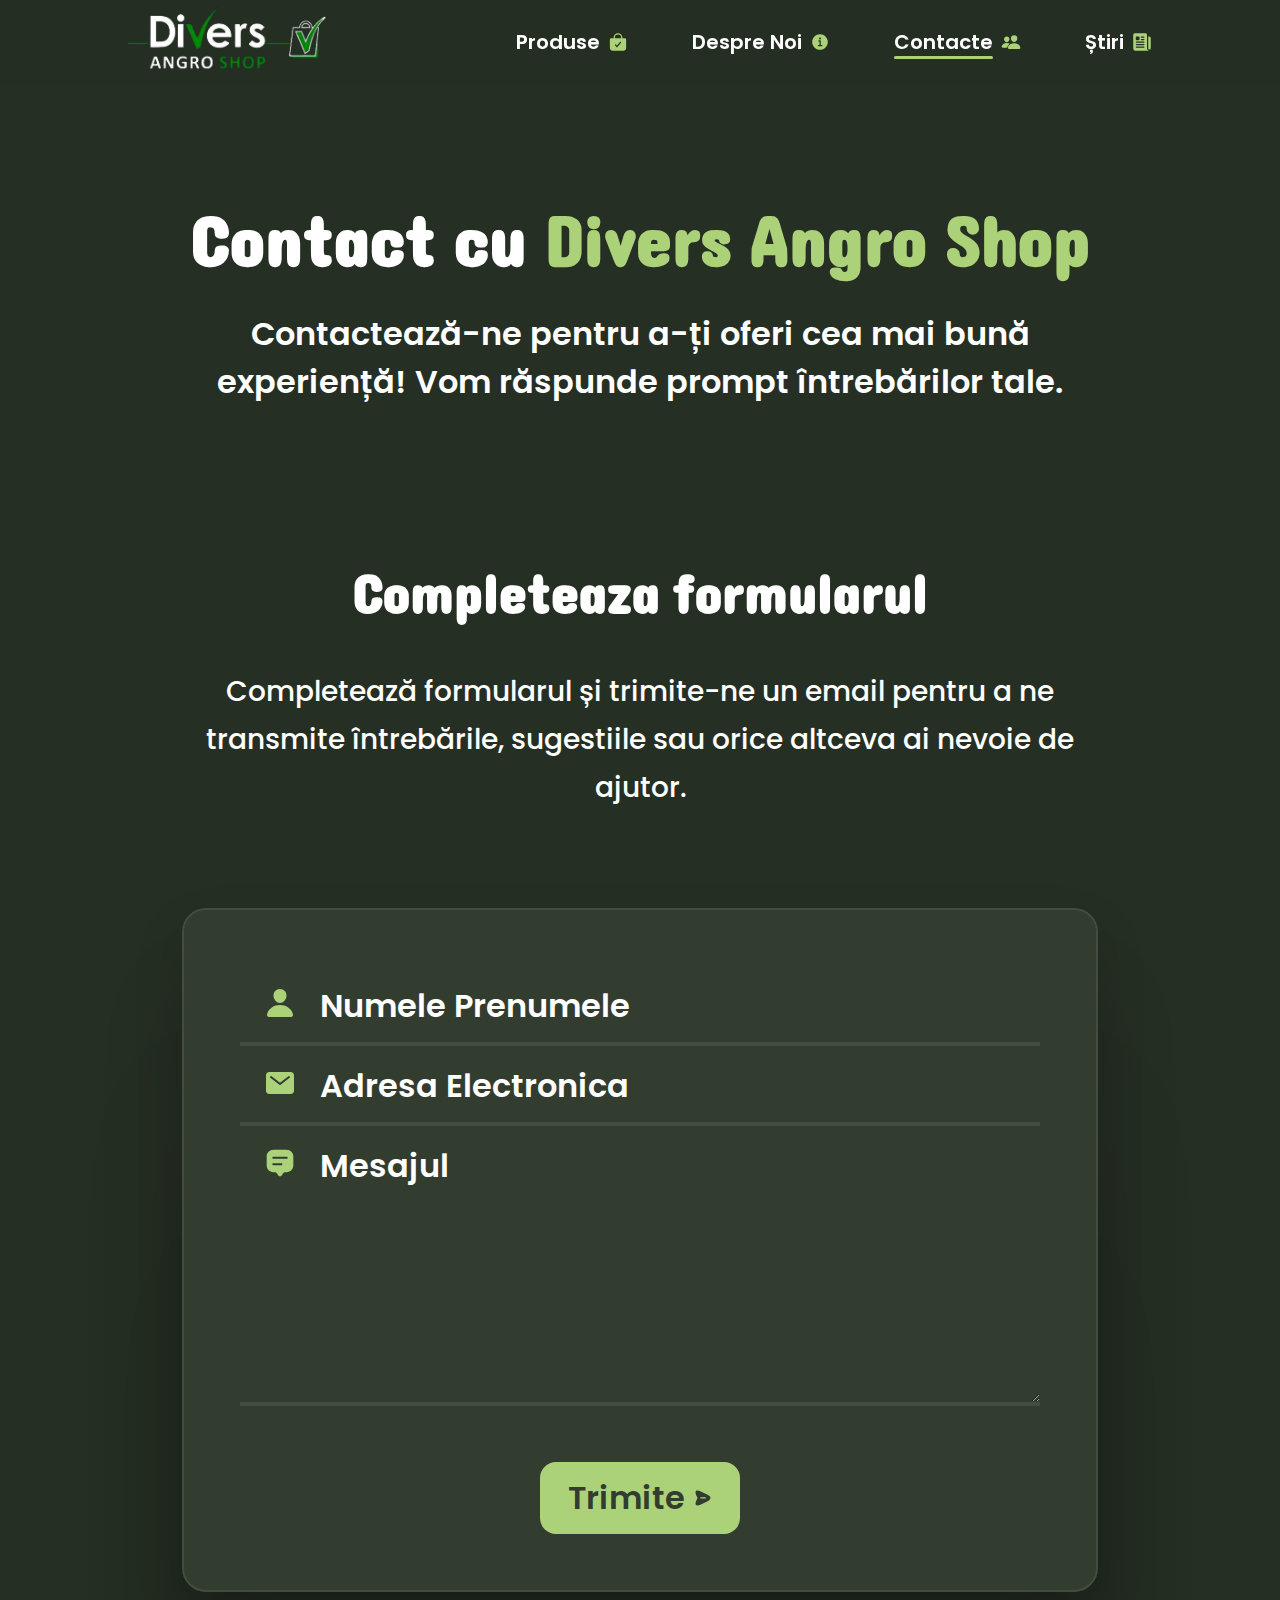
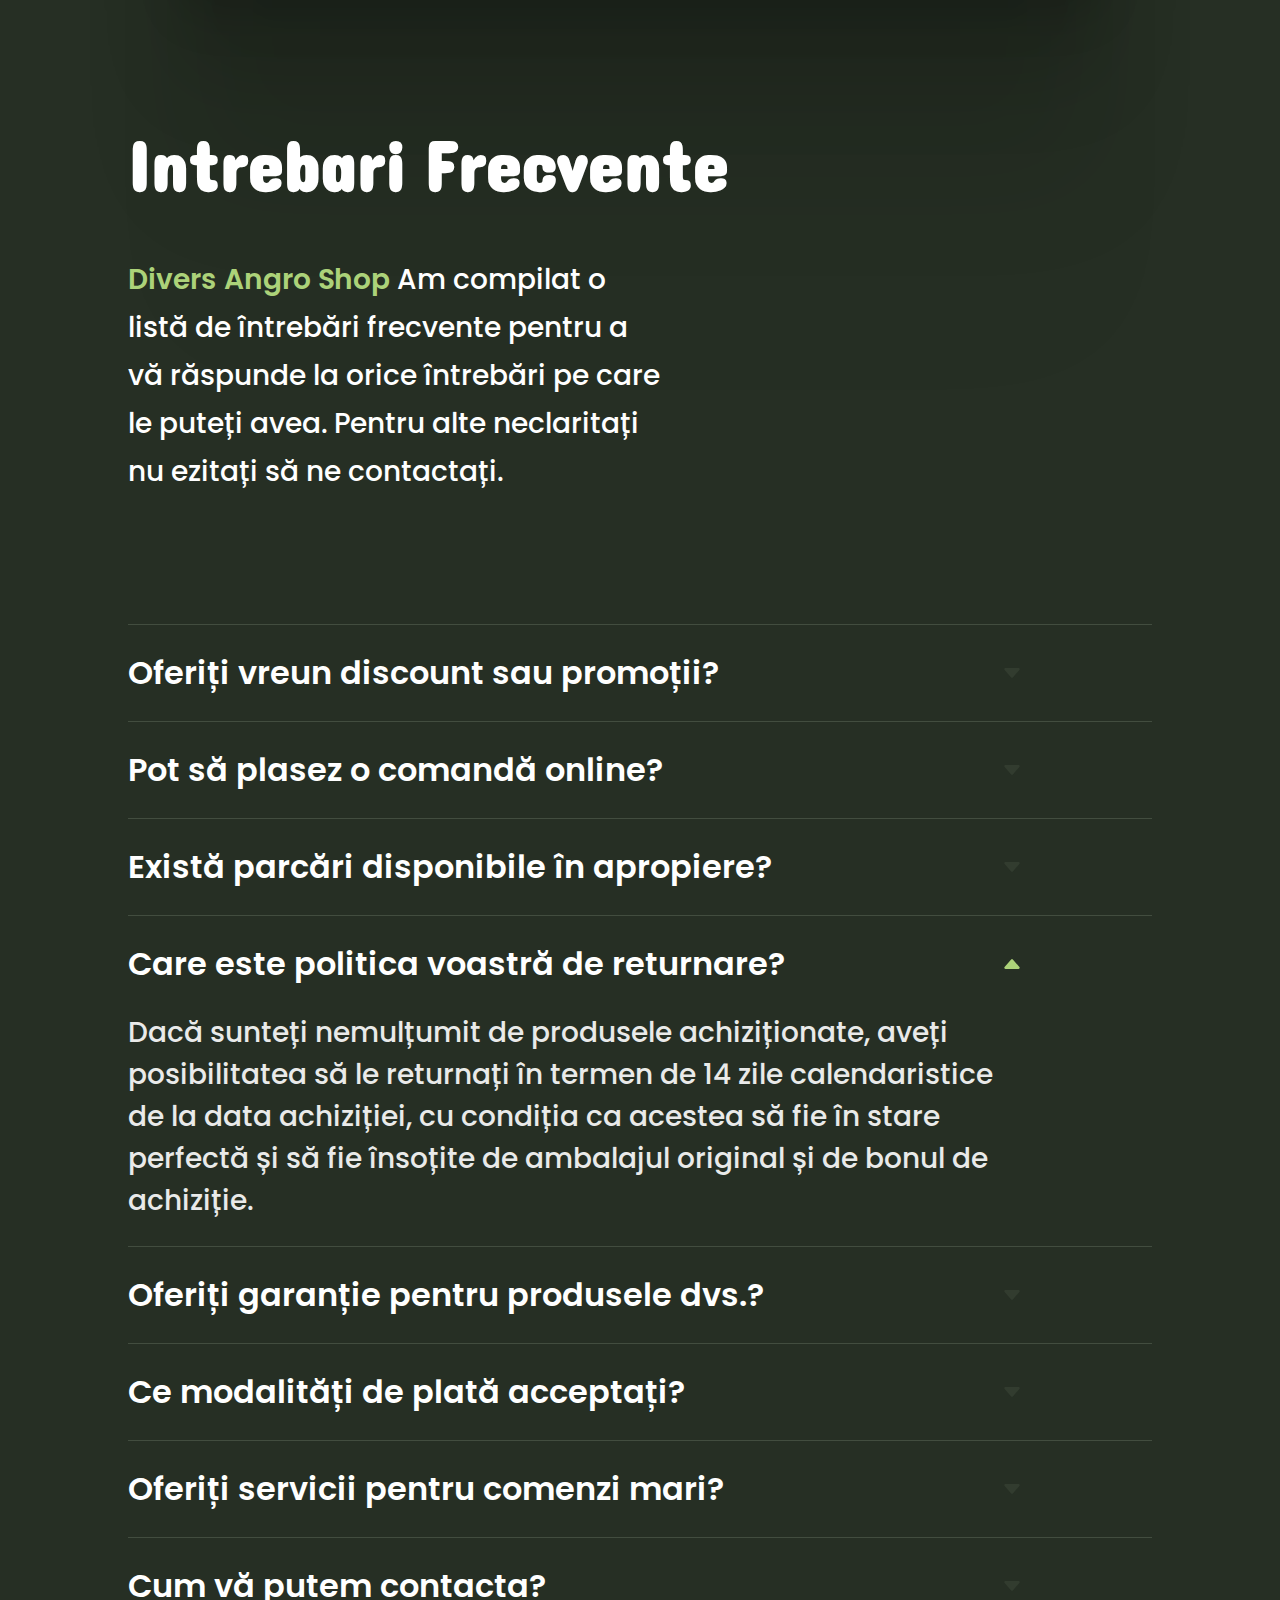
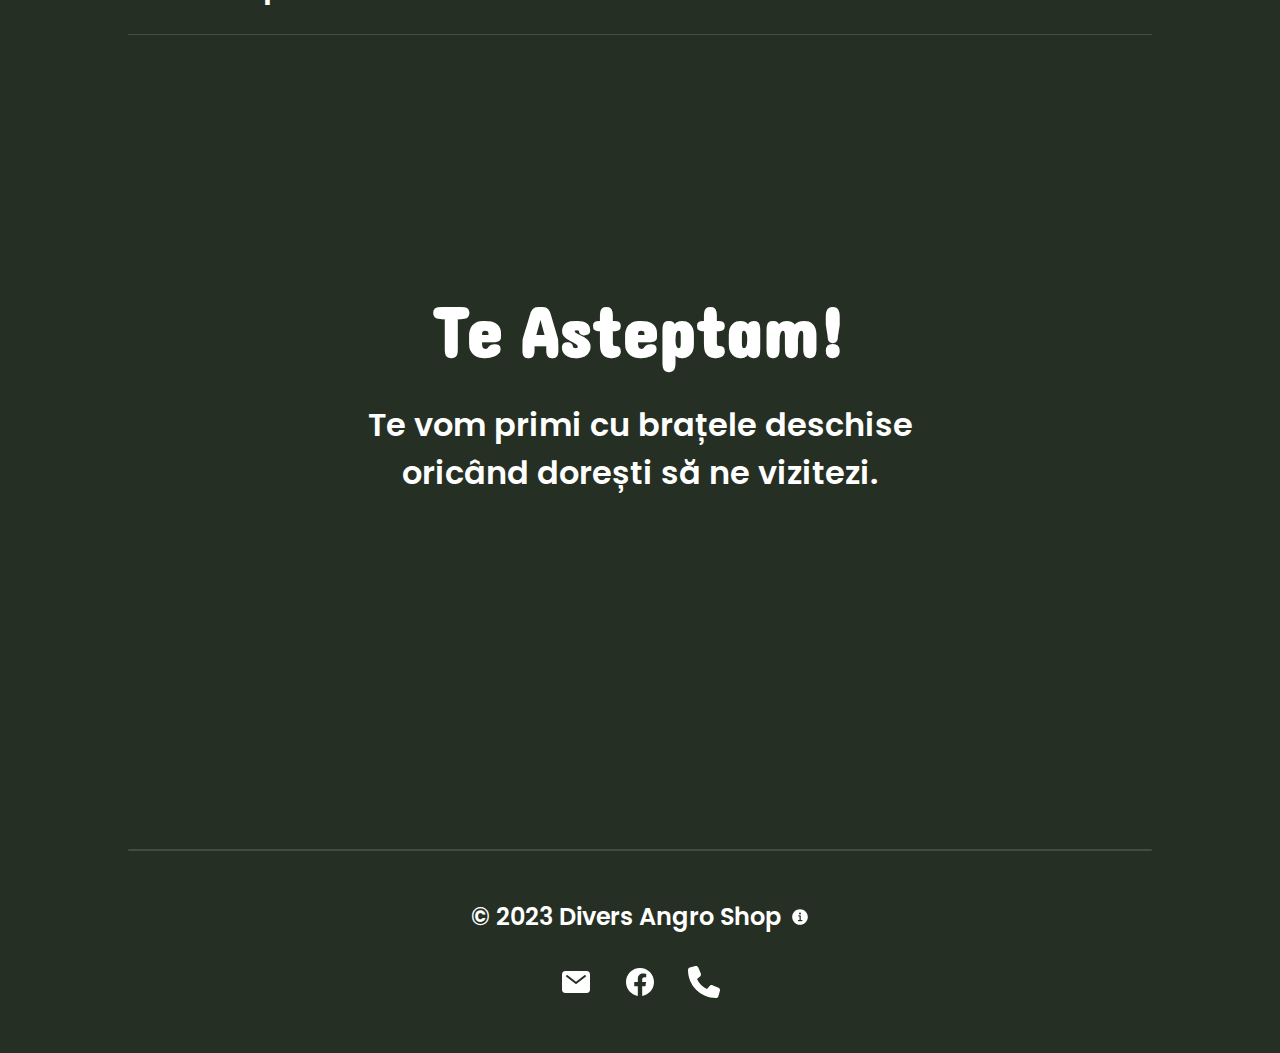
<file: Contact_Us/contact_us.html>
<!DOCTYPE html>
<html lang="ro">
<head>
		<link rel="icon" href="../Logos/icon-divers.webp">
		<meta charset="utf-8">
		<meta name="viewport" content="width=device-width, initial-scale=1">
		<title>Divers Angro Shop | Contacte</title>

		<script defer src="../lib/anime.min.js"></script>
		<script src="https://cdn.emailjs.com/dist/email.min.js"></script>
		<script type="text/javascript">
  			 (function(){
   			   emailjs.init("qwM7CxJ6-sge3zJxy");
   				})();
		</script>
		<script defer src="../GeneralCode//general_js.js"></script>
		<script defer src="contact_us.js"></script>
		<link rel="stylesheet" href="../GeneralCode/general_css.css">
		
		<link rel="stylesheet" href="contact_us.css"/>

		<meta name="description" content="Daca ai orice intrebare sau nelamurire cu privire la produsele noastre sau serviciile noastre, nu ezita sa ne contactezi! Echipa Divers Angro Shop este mereu la dispozitia ta, pentru a-ti oferi cele mai bune solutii si pentru a-ti raspunde cat mai rapid posibil.">
	</head>
<body>
	<div class="backup-div">
		<button aria-label="Înapoi Sus" class="backup-button">
			<svg class="backup-icon" xmlns="http://www.w3.org/2000/svg" width="512" height="512" viewBox="0 0 512 512"><g class="nc-icon-wrapper"><path d="M414 321.94L274.22 158.82a24 24 0 0 0-36.44 0L98 321.94c-13.34 15.57-2.28 39.62 18.22 39.62h279.6c20.5 0 31.56-24.05 18.18-39.62z"></path></g></svg>
		</button>
	</div>
	<div class="overlay"></div>
	<header>
			<nav class="nav-bar">
				<div class="nav-content">
					<div class="nav-logo">
						<a href="../MainPage/index.html">
							<img class="nav-logo-img" src="../Logos/divers.webp" alt="Divers Logo">
						</a>
					</div>
					<div class="nav-links">
						<a href="../MainPage/index.html">
							<div class="nav-link">
								<h2 class="nav-text">Produse</h2>
								<svg class="nav-icon" xmlns="http://www.w3.org/2000/svg" height="512" width="512" viewBox="0 0 512 512"><g class="nc-icon-wrapper"><path d="M454.65 169.4A31.82 31.82 0 0 0 432 160h-64v-16a112 112 0 0 0-224 0v16H80a32 32 0 0 0-32 32v216c0 39 33 72 72 72h272a72.22 72.22 0 0 0 50.48-20.55 69.48 69.48 0 0 0 21.52-50.2V192a31.75 31.75 0 0 0-9.35-22.6zM332.49 274l-89.6 112a16 16 0 0 1-12.23 6h-.26a16 16 0 0 1-12.16-5.6l-38.4-44.88a16 16 0 1 1 24.32-20.8L230 350.91 307.51 254a16 16 0 0 1 25 20zM336 160H176v-16a80 80 0 0 1 160 0z"></path></g></svg>
							</div>
						</a>
						<a href="../About_Us/about_us.html">
							<div class="nav-link">
								<h2 class="nav-text">Despre Noi</h2>
								<svg class="nav-icon" xmlns="http://www.w3.org/2000/svg" width="512" height="512" viewBox="0 0 512 512"><g class="nc-icon-wrapper"><path d="M256 56C145.72 56 56 145.72 56 256s89.72 200 200 200 200-89.72 200-200S366.28 56 256 56zm0 82a26 26 0 1 1-26 26 26 26 0 0 1 26-26zm48 226h-88a16 16 0 0 1 0-32h28v-88h-16a16 16 0 0 1 0-32h32a16 16 0 0 1 16 16v104h28a16 16 0 0 1 0 32z"></path></g></svg>
							</div>
						</a>
						<a href="../Contact_Us/contact_us.html">
							<div class="nav-link">
								<h2 id="current-page" class="nav-text">Contacte</h2>
								<svg class="nav-icon" xmlns="http://www.w3.org/2000/svg" width="512" height="512" viewBox="0 0 512 512"><g  class="nc-icon-wrapper"><path d="M336 256c-20.56 0-40.44-9.18-56-25.84-15.13-16.25-24.37-37.92-26-61-1.74-24.62 5.77-47.26 21.14-63.76S312 80 336 80c23.83 0 45.38 9.06 60.7 25.52 15.47 16.62 23 39.22 21.26 63.63-1.67 23.11-10.9 44.77-26 61C376.44 246.82 356.57 256 336 256zm66-88z"></path><path d="M467.83 432H204.18a27.71 27.71 0 0 1-22-10.67 30.22 30.22 0 0 1-5.26-25.79c8.42-33.81 29.28-61.85 60.32-81.08C264.79 297.4 299.86 288 336 288c36.85 0 71 9 98.71 26.05 31.11 19.13 52 47.33 60.38 81.55a30.27 30.27 0 0 1-5.32 25.78A27.68 27.68 0 0 1 467.83 432z"></path><path d="M147 260c-35.19 0-66.13-32.72-69-72.93-1.42-20.6 5-39.65 18-53.62 12.86-13.83 31-21.45 51-21.45s38 7.66 50.93 21.57c13.1 14.08 19.5 33.09 18 53.52-2.87 40.2-33.8 72.91-68.93 72.91z"></path><path d="M212.66 291.45c-17.59-8.6-40.42-12.9-65.65-12.9-29.46 0-58.07 7.68-80.57 21.62-25.51 15.83-42.67 38.88-49.6 66.71a27.39 27.39 0 0 0 4.79 23.36A25.32 25.32 0 0 0 41.72 400h111a8 8 0 0 0 7.87-6.57c.11-.63.25-1.26.41-1.88 8.48-34.06 28.35-62.84 57.71-83.82a8 8 0 0 0-.63-13.39c-1.57-.92-3.37-1.89-5.42-2.89z"></path></g></svg>
							</div>
						</a>
						<a href="../News/stiri.html">
							<div class="nav-link">
								<h2 class="nav-text">Știri</h2>
								<svg class="nav-icon" xmlns="http://www.w3.org/2000/svg" width="512" height="512" viewBox="0 0 512 512"><g class="nc-icon-wrapper"><path d="M439.91 112h-23.82a.09.09 0 0 0-.09.09V416a32 32 0 0 0 32 32 32 32 0 0 0 32-32V152.09A40.09 40.09 0 0 0 439.91 112z"></path><path d="M384 416V72a40 40 0 0 0-40-40H72a40 40 0 0 0-40 40v352a56 56 0 0 0 56 56h342.85a1.14 1.14 0 0 0 1.15-1.15 1.14 1.14 0 0 0-.85-1.1A64.11 64.11 0 0 1 384 416zM96 128a16 16 0 0 1 16-16h64a16 16 0 0 1 16 16v64a16 16 0 0 1-16 16h-64a16 16 0 0 1-16-16zm208 272H112.45c-8.61 0-16-6.62-16.43-15.23A16 16 0 0 1 112 368h191.55c8.61 0 16 6.62 16.43 15.23A16 16 0 0 1 304 400zm0-64H112.45c-8.61 0-16-6.62-16.43-15.23A16 16 0 0 1 112 304h191.55c8.61 0 16 6.62 16.43 15.23A16 16 0 0 1 304 336zm0-64H112.45c-8.61 0-16-6.62-16.43-15.23A16 16 0 0 1 112 240h191.55c8.61 0 16 6.62 16.43 15.23A16 16 0 0 1 304 272zm0-64h-63.55c-8.61 0-16-6.62-16.43-15.23A16 16 0 0 1 240 176h63.55c8.61 0 16 6.62 16.43 15.23A16 16 0 0 1 304 208zm0-64h-63.55c-8.61 0-16-6.62-16.43-15.23A16 16 0 0 1 240 112h63.55c8.61 0 16 6.62 16.43 15.23A16 16 0 0 1 304 144z"></path></g></svg>
							</div>
						</a>
						
					</div>
					<div class="hamburger-menu-div">
						<div class="hamburger-menu"></div>
					</div>
				</div>
			</nav>
			<div class="tablet-overlay"></div>
			<div class="tablet-nav">
					<div class="tablet-nav-content">
						<div class="tablet-nav-logo-div">
							<img class="tablet-nav-logo" src="../Logos/icon-divers-transparent.webp" alt="iconita divers">
						</div>
						<div class="tablet-nav-links">
							<a href="../MainPage/index.html">
								<div class="tablet-nav-link">
									<svg class="tablet-nav-icon" xmlns="http://www.w3.org/2000/svg" height="512" width="512" viewBox="0 0 512 512"><g class="nc-icon-wrapper"><path d="M454.65 169.4A31.82 31.82 0 0 0 432 160h-64v-16a112 112 0 0 0-224 0v16H80a32 32 0 0 0-32 32v216c0 39 33 72 72 72h272a72.22 72.22 0 0 0 50.48-20.55 69.48 69.48 0 0 0 21.52-50.2V192a31.75 31.75 0 0 0-9.35-22.6zM332.49 274l-89.6 112a16 16 0 0 1-12.23 6h-.26a16 16 0 0 1-12.16-5.6l-38.4-44.88a16 16 0 1 1 24.32-20.8L230 350.91 307.51 254a16 16 0 0 1 25 20zM336 160H176v-16a80 80 0 0 1 160 0z"></path></g></svg>
									<h2 class="tablet-nav-text">Produse</h2>
								</div>
							</a>
							<a href="../About_Us/about_us.html">
								<div class="tablet-nav-link">
									<svg class="tablet-nav-icon" xmlns="http://www.w3.org/2000/svg" width="512" height="512" viewBox="0 0 512 512"><g class="nc-icon-wrapper"><path d="M256 56C145.72 56 56 145.72 56 256s89.72 200 200 200 200-89.72 200-200S366.28 56 256 56zm0 82a26 26 0 1 1-26 26 26 26 0 0 1 26-26zm48 226h-88a16 16 0 0 1 0-32h28v-88h-16a16 16 0 0 1 0-32h32a16 16 0 0 1 16 16v104h28a16 16 0 0 1 0 32z"></path></g></svg>
									<h2 class="tablet-nav-text">Despre Noi</h2>
								</div>
							</a>
							<a href="../Contact_Us/contact_us.html">
								<div class="tablet-nav-link" id="current-tablet-link">
									<svg class="tablet-nav-icon" xmlns="http://www.w3.org/2000/svg" width="512" height="512" viewBox="0 0 512 512"><g  class="nc-icon-wrapper"><path d="M336 256c-20.56 0-40.44-9.18-56-25.84-15.13-16.25-24.37-37.92-26-61-1.74-24.62 5.77-47.26 21.14-63.76S312 80 336 80c23.83 0 45.38 9.06 60.7 25.52 15.47 16.62 23 39.22 21.26 63.63-1.67 23.11-10.9 44.77-26 61C376.44 246.82 356.57 256 336 256zm66-88z"></path><path d="M467.83 432H204.18a27.71 27.71 0 0 1-22-10.67 30.22 30.22 0 0 1-5.26-25.79c8.42-33.81 29.28-61.85 60.32-81.08C264.79 297.4 299.86 288 336 288c36.85 0 71 9 98.71 26.05 31.11 19.13 52 47.33 60.38 81.55a30.27 30.27 0 0 1-5.32 25.78A27.68 27.68 0 0 1 467.83 432z"></path><path d="M147 260c-35.19 0-66.13-32.72-69-72.93-1.42-20.6 5-39.65 18-53.62 12.86-13.83 31-21.45 51-21.45s38 7.66 50.93 21.57c13.1 14.08 19.5 33.09 18 53.52-2.87 40.2-33.8 72.91-68.93 72.91z"></path><path d="M212.66 291.45c-17.59-8.6-40.42-12.9-65.65-12.9-29.46 0-58.07 7.68-80.57 21.62-25.51 15.83-42.67 38.88-49.6 66.71a27.39 27.39 0 0 0 4.79 23.36A25.32 25.32 0 0 0 41.72 400h111a8 8 0 0 0 7.87-6.57c.11-.63.25-1.26.41-1.88 8.48-34.06 28.35-62.84 57.71-83.82a8 8 0 0 0-.63-13.39c-1.57-.92-3.37-1.89-5.42-2.89z"></path></g></svg>
									<h2 class="tablet-nav-text">Contacte</h2>
								</div>
							</a>
							<a href="../News/stiri.html">
								<div class="tablet-nav-link">
									<svg class="tablet-nav-icon" xmlns="http://www.w3.org/2000/svg" width="512" height="512" viewBox="0 0 512 512"><g class="nc-icon-wrapper"><path d="M439.91 112h-23.82a.09.09 0 0 0-.09.09V416a32 32 0 0 0 32 32 32 32 0 0 0 32-32V152.09A40.09 40.09 0 0 0 439.91 112z"></path><path d="M384 416V72a40 40 0 0 0-40-40H72a40 40 0 0 0-40 40v352a56 56 0 0 0 56 56h342.85a1.14 1.14 0 0 0 1.15-1.15 1.14 1.14 0 0 0-.85-1.1A64.11 64.11 0 0 1 384 416zM96 128a16 16 0 0 1 16-16h64a16 16 0 0 1 16 16v64a16 16 0 0 1-16 16h-64a16 16 0 0 1-16-16zm208 272H112.45c-8.61 0-16-6.62-16.43-15.23A16 16 0 0 1 112 368h191.55c8.61 0 16 6.62 16.43 15.23A16 16 0 0 1 304 400zm0-64H112.45c-8.61 0-16-6.62-16.43-15.23A16 16 0 0 1 112 304h191.55c8.61 0 16 6.62 16.43 15.23A16 16 0 0 1 304 336zm0-64H112.45c-8.61 0-16-6.62-16.43-15.23A16 16 0 0 1 112 240h191.55c8.61 0 16 6.62 16.43 15.23A16 16 0 0 1 304 272zm0-64h-63.55c-8.61 0-16-6.62-16.43-15.23A16 16 0 0 1 240 176h63.55c8.61 0 16 6.62 16.43 15.23A16 16 0 0 1 304 208zm0-64h-63.55c-8.61 0-16-6.62-16.43-15.23A16 16 0 0 1 240 112h63.55c8.61 0 16 6.62 16.43 15.23A16 16 0 0 1 304 144z"></path></g></svg>
									<h2 class="tablet-nav-text">Știri</h2>
								</div>
							</a>

						</div>
					</div>
				</div>
				<div class="phone-nav">
					<div class="phone-nav-links">
						<a class="phone-nav-link" href="../MainPage/index.html">
							<div class="phone-nav-link">
								<svg class="phone-nav-icon" xmlns="http://www.w3.org/2000/svg" height="512" width="512" viewBox="0 0 512 512"><g class="nc-icon-wrapper"><path d="M454.65 169.4A31.82 31.82 0 0 0 432 160h-64v-16a112 112 0 0 0-224 0v16H80a32 32 0 0 0-32 32v216c0 39 33 72 72 72h272a72.22 72.22 0 0 0 50.48-20.55 69.48 69.48 0 0 0 21.52-50.2V192a31.75 31.75 0 0 0-9.35-22.6zM332.49 274l-89.6 112a16 16 0 0 1-12.23 6h-.26a16 16 0 0 1-12.16-5.6l-38.4-44.88a16 16 0 1 1 24.32-20.8L230 350.91 307.51 254a16 16 0 0 1 25 20zM336 160H176v-16a80 80 0 0 1 160 0z"></path></g></svg>
								<h2 class="phone-nav-text">Produse</h2>
							</div>
						</a>
						<a class="phone-nav-link" href="../About_Us/about_us.html">
							<div class="phone-nav-link">
								<svg class="phone-nav-icon" xmlns="http://www.w3.org/2000/svg" width="512" height="512" viewBox="0 0 512 512"><g class="nc-icon-wrapper"><path d="M256 56C145.72 56 56 145.72 56 256s89.72 200 200 200 200-89.72 200-200S366.28 56 256 56zm0 82a26 26 0 1 1-26 26 26 26 0 0 1 26-26zm48 226h-88a16 16 0 0 1 0-32h28v-88h-16a16 16 0 0 1 0-32h32a16 16 0 0 1 16 16v104h28a16 16 0 0 1 0 32z"></path></g></svg>
								<h2 class="phone-nav-text">Despre Noi</h2>
							</div>
						</a>
						<a class="phone-nav-link" id="current-phone-nav-link" href="../Contact_Us/contact_us.html">
							<div id="current-phone-nav-link" class="phone-nav-link">
								<svg class="phone-nav-icon" xmlns="http://www.w3.org/2000/svg" width="512" height="512" viewBox="0 0 512 512"><g  class="nc-icon-wrapper"><path d="M336 256c-20.56 0-40.44-9.18-56-25.84-15.13-16.25-24.37-37.92-26-61-1.74-24.62 5.77-47.26 21.14-63.76S312 80 336 80c23.83 0 45.38 9.06 60.7 25.52 15.47 16.62 23 39.22 21.26 63.63-1.67 23.11-10.9 44.77-26 61C376.44 246.82 356.57 256 336 256zm66-88z"></path><path d="M467.83 432H204.18a27.71 27.71 0 0 1-22-10.67 30.22 30.22 0 0 1-5.26-25.79c8.42-33.81 29.28-61.85 60.32-81.08C264.79 297.4 299.86 288 336 288c36.85 0 71 9 98.71 26.05 31.11 19.13 52 47.33 60.38 81.55a30.27 30.27 0 0 1-5.32 25.78A27.68 27.68 0 0 1 467.83 432z"></path><path d="M147 260c-35.19 0-66.13-32.72-69-72.93-1.42-20.6 5-39.65 18-53.62 12.86-13.83 31-21.45 51-21.45s38 7.66 50.93 21.57c13.1 14.08 19.5 33.09 18 53.52-2.87 40.2-33.8 72.91-68.93 72.91z"></path><path d="M212.66 291.45c-17.59-8.6-40.42-12.9-65.65-12.9-29.46 0-58.07 7.68-80.57 21.62-25.51 15.83-42.67 38.88-49.6 66.71a27.39 27.39 0 0 0 4.79 23.36A25.32 25.32 0 0 0 41.72 400h111a8 8 0 0 0 7.87-6.57c.11-.63.25-1.26.41-1.88 8.48-34.06 28.35-62.84 57.71-83.82a8 8 0 0 0-.63-13.39c-1.57-.92-3.37-1.89-5.42-2.89z"></path></g></svg>
								<h2 class="phone-nav-text">Contacte</h2>
							</div>
						</a>
						<a class="phone-nav-link" href="../News/stiri.html">
							<div class="phone-nav-link">
								<svg class="phone-nav-icon" xmlns="http://www.w3.org/2000/svg" width="512" height="512" viewBox="0 0 512 512"><g class="nc-icon-wrapper"><path d="M439.91 112h-23.82a.09.09 0 0 0-.09.09V416a32 32 0 0 0 32 32 32 32 0 0 0 32-32V152.09A40.09 40.09 0 0 0 439.91 112z"></path><path d="M384 416V72a40 40 0 0 0-40-40H72a40 40 0 0 0-40 40v352a56 56 0 0 0 56 56h342.85a1.14 1.14 0 0 0 1.15-1.15 1.14 1.14 0 0 0-.85-1.1A64.11 64.11 0 0 1 384 416zM96 128a16 16 0 0 1 16-16h64a16 16 0 0 1 16 16v64a16 16 0 0 1-16 16h-64a16 16 0 0 1-16-16zm208 272H112.45c-8.61 0-16-6.62-16.43-15.23A16 16 0 0 1 112 368h191.55c8.61 0 16 6.62 16.43 15.23A16 16 0 0 1 304 400zm0-64H112.45c-8.61 0-16-6.62-16.43-15.23A16 16 0 0 1 112 304h191.55c8.61 0 16 6.62 16.43 15.23A16 16 0 0 1 304 336zm0-64H112.45c-8.61 0-16-6.62-16.43-15.23A16 16 0 0 1 112 240h191.55c8.61 0 16 6.62 16.43 15.23A16 16 0 0 1 304 272zm0-64h-63.55c-8.61 0-16-6.62-16.43-15.23A16 16 0 0 1 240 176h63.55c8.61 0 16 6.62 16.43 15.23A16 16 0 0 1 304 208zm0-64h-63.55c-8.61 0-16-6.62-16.43-15.23A16 16 0 0 1 240 112h63.55c8.61 0 16 6.62 16.43 15.23A16 16 0 0 1 304 144z"></path></g></svg>
								<h2 class="phone-nav-text">Știri</h2>
							</div>
						</a>
					</div>
				</div>
				
		</header>
		<main>

			<div class="disclaimer-div">
				<div class="disclaimer-content">
					<svg class="disclaimer-icon" xmlns="http://www.w3.org/2000/svg" width="24" height="24" viewBox="0 0 24 24"><g fill="none" class="nc-icon-wrapper"><path d="M16 1.969H8c-4 0-6 2-6 6v5c0 5 2 6 6 6h.5c.28 0 .64.18.8.4l1.5 2c.66.88 1.74.88 2.4 0l1.5-2c.19-.25.49-.4.8-.4h.5c4 0 6-2 6-6v-5c0-4-2-6-6-6zm-7.47 10.2c.29.29.29.77 0 1.06-.15.15-.34.22-.53.22s-.38-.07-.53-.22l-2-2a.754.754 0 0 1 0-1.06l2-2c.29-.29.77-.29 1.06 0 .29.29.29.77 0 1.06l-1.47 1.47 1.47 1.47zm5.16-3.51l-2 4.67c-.12.28-.4.45-.69.45a.745.745 0 0 1-.69-1.05l2-4.67c.16-.38.6-.56.99-.39.38.17.55.61.39.99zm4.84 2.57l-2 2c-.15.15-.34.22-.53.22s-.38-.07-.53-.22a.754.754 0 0 1 0-1.06l1.47-1.47-1.47-1.47a.754.754 0 0 1 0-1.06c.29-.29.77-.29 1.06 0l2 2c.29.29.29.77 0 1.06z" fill="#ACD279"></path></g></svg>
					<p class="disclaimer">Acest website a fost realizat în cadrul 
					competiției ”Tekwill Junior Ambassadors” organizată de proiectul ”Tekwill în Fiecare 
					Școală” și nu reflectă neapărat opinia proiectului.
					</p>
					<button class="disclaimer-button">
						OK
					</button>
				</div>
			</div>

			<div class="welcome-div">
				<div class="welcome-text">
					<div class="welcome-header-div">
						<h1 class="welcome-header">Contact cu <span class="important-text">Divers Angro Shop</span></h1>
					</div>
					<div class="welcome-description-div">
						<h2 class="welcome-description">Contactează-ne pentru a-ți oferi cea mai bună experiență! Vom răspunde prompt întrebărilor tale.</h2>
					</div>
				</div>
			</div>
			<section class="form-section">
				<div class="mini-header-text-area" id="first-mini">
					<div class="mini-header-div">
						<h2 class="mini-header">
							Completeaza formularul
						</h2>
					</div>
					<div class="mini-description-div mini-description-div-centered">
						<h4 id="contact-mini" class="mini-description more-ch">
							Completează formularul și trimite-ne un email pentru a ne transmite întrebările, sugestiile sau orice altceva ai nevoie de ajutor.
						</h4>
					</div>
				</div>

				<form class="form">
					<div class="form-content">
						<div class="form-inputs">
							<div class="form-input-div" id="first-form">
								<div class="form-input-text">
									<svg class="form-icon" xmlns="http://www.w3.org/2000/svg" width="512" height="512" viewBox="0 0 512 512"><g class="nc-icon-wrapper"><path d="M332.64 64.58C313.18 43.57 286 32 256 32c-30.16 0-57.43 11.5-76.8 32.38-19.58 21.11-29.12 49.8-26.88 80.78C156.76 206.28 203.27 256 256 256s99.16-49.71 103.67-110.82c2.27-30.7-7.33-59.33-27.03-80.6z"></path><path d="M432 480H80a31 31 0 0 1-24.2-11.13c-6.5-7.77-9.12-18.38-7.18-29.11C57.06 392.94 83.4 353.61 124.8 326c36.78-24.51 83.37-38 131.2-38s94.42 13.5 131.2 38c41.4 27.6 67.74 66.93 76.18 113.75 1.94 10.73-.68 21.34-7.18 29.11A31 31 0 0 1 432 480z"></path></g></svg>
									<label for="name-input-text" class="form-text">Numele Prenumele</label>
								</div>
								<input required type="text" id="name-input-text" class="form-input">
								<div class="input-bottom-bar"></div>
								
							</div>
							<div class="form-input-div">
								<div class="form-input-text">
									<svg class="form-icon" xmlns="http://www.w3.org/2000/svg" width="512" height="512" viewBox="0 0 512 512"><g class="nc-icon-wrapper"><path d="M424 80H88a56.06 56.06 0 0 0-56 56v240a56.06 56.06 0 0 0 56 56h336a56.06 56.06 0 0 0 56-56V136a56.06 56.06 0 0 0-56-56zm-14.18 92.63l-144 112a16 16 0 0 1-19.64 0l-144-112a16 16 0 1 1 19.64-25.26L256 251.73l134.18-104.36a16 16 0 0 1 19.64 25.26z"></path></g></svg>
									<label for="email-input-text" class="form-text">Adresa Electronica</label>
								</div>
								<input type="email" required id="email-input-text" class="form-input">
								<div class="input-bottom-bar"></div>
								
							</div>
							<div class="form-input-div">
								<div class="form-input-text-description">
									<svg class="form-icon" xmlns="http://www.w3.org/2000/svg" width="24" height="24" viewBox="0 0 24 24"><g class="nc-icon-wrapper"><path d="M17 2H7C4.24 2 2 4.23 2 6.98v6.98c0 2.75 2.24 4.98 5 4.98h1.5c.27 0 .63.18.8.4l1.5 1.99c.66.88 1.74.88 2.4 0l1.5-1.99c.19-.25.49-.4.8-.4H17c2.76 0 5-2.23 5-4.98V6.98C22 4.23 19.76 2 17 2zm-4 11.75H7c-.41 0-.75-.34-.75-.75s.34-.75.75-.75h6c.41 0 .75.34.75.75s-.34.75-.75.75zm4-5H7c-.41 0-.75-.34-.75-.75s.34-.75.75-.75h10c.41 0 .75.34.75.75s-.34.75-.75.75z"></path></g></svg>
									<label for="message-input-text" class="form-text">Mesajul</label>
								</div>
								<textarea required id="message-input-text" class="form-input-description" cols="30" rows="10"></textarea>
								<div class="input-bottom-bar"></div>
								
							</div>

							
						</div>
						<div class="form-send-button-div">
							<button type="submit" class="form-send-button">
								<div class="submit-progress"></div>
								<div class="progress-helper"></div>
								<div class="error-background"></div>
								<div class="form-button-content">
									<h6 class="form-button-text">Trimite</h6>
									<svg class="form-button-icon" xmlns="http://www.w3.org/2000/svg" width="24" height="24" viewBox="0 0 24 24"><g class="nc-icon-wrapper"><path d="M18.07 8.509l-8.56-4.28c-5.75-2.88-8.11-.52-5.23 5.23l.87 1.74c.25.51.25 1.1 0 1.61l-.87 1.73c-2.88 5.75-.53 8.11 5.23 5.23l8.56-4.28c3.84-1.92 3.84-5.06 0-6.98zm-3.23 4.24h-5.4c-.41 0-.75-.34-.75-.75s.34-.75.75-.75h5.4c.41 0 .75.34.75.75s-.34.75-.75.75z"></path></g></svg>
									<div class="form-button-icon-anim-div">
										<svg class="form-button-icon-anim" xmlns="http://www.w3.org/2000/svg" width="16" height="16" viewBox="0 0 16 16"><g class="nc-icon-wrapper"><path d="M10.97 4.97a.75.75 0 0 1 1.07 1.05l-3.99 4.99a.75.75 0 0 1-1.08.02L4.324 8.384a.75.75 0 1 1 1.06-1.06l2.094 2.093 3.473-4.425a.267.267 0 0 1 .02-.022z"></path></g></svg>
									</div>
									<div class="form-button-icon-error-anim-div">
										<svg class="form-button-icon-error" xmlns="http://www.w3.org/2000/svg" width="384" height="512" viewBox="0 0 384 512"><g class="nc-icon-wrapper"><path d="M342.6 150.6c12.5-12.5 12.5-32.8 0-45.3s-32.8-12.5-45.3 0L192 210.7 86.6 105.4c-12.5-12.5-32.8-12.5-45.3 0s-12.5 32.8 0 45.3L146.7 256 41.4 361.4c-12.5 12.5-12.5 32.8 0 45.3s32.8 12.5 45.3 0L192 301.3l105.4 105.3c12.5 12.5 32.8 12.5 45.3 0s12.5-32.8 0-45.3L237.3 256l105.3-105.4z"></path></g></svg>
									</div>
								</div>
							</button>
							
						</div>
						
					</div>
					
				</form>

			</section>
			<div class="backup-start"></div>
			<section id="FAQs">
				<div class="text-area">
					<div class="header-div">
						<h2 class="header oneliner-header">Intrebari Frecvente</h2>
					</div>
					<div class="description-div">
						<p class="description"><span class="company-name">Divers Angro Shop</span> Am compilat o listă de întrebări frecvente pentru a vă răspunde la orice întrebări pe care le puteți avea. Pentru alte neclaritați nu ezitați să ne contactați.</p>
					</div>
				</div>
				<div class="faqs">
					<div class="faq" id="first-faq">
						<div class="faq-question">
							<h3 class="faq-header">Oferiți vreun discount sau promoții?</h3>
							<svg class="faq-icon" xmlns="http://www.w3.org/2000/svg" width="512" height="512" viewBox="0 0 512 512"><g class="nc-icon-wrapper"><path d="M98 190.06l139.78 163.12a24 24 0 0 0 36.44 0L414 190.06c13.34-15.57 2.28-39.62-18.22-39.62h-279.6c-20.5 0-31.56 24.05-18.18 39.62z"></path></g></svg>
						</div>
						<div class="faq-answer">
							<p class="faq-description">
								Da, oferim reduceri și promoții din când în când. 
							</p>
						</div>
					</div>
					<div class="faq">
						<div class="faq-question">
							<h3 class="faq-header">Pot să plasez o comandă online?</h3>
							<svg class="faq-icon" xmlns="http://www.w3.org/2000/svg" width="512" height="512" viewBox="0 0 512 512"><g class="nc-icon-wrapper"><path d="M98 190.06l139.78 163.12a24 24 0 0 0 36.44 0L414 190.06c13.34-15.57 2.28-39.62-18.22-39.62h-279.6c-20.5 0-31.56 24.05-18.18 39.62z"></path></g></svg>
						</div>
						<div class="faq-answer">
							<p class="faq-description">
								Ne pare rău, momentan nu oferim servicii de plasare a comenzilor online, dar suntem disponibili la telefon sau prin email pentru a prelua comenzi sau a răspunde la întrebări.
							</p>
						</div>
					</div>
					<div class="faq">
						<div class="faq-question">
							<h3 class="faq-header">Există parcări disponibile în apropiere?</h3>
							<svg class="faq-icon" xmlns="http://www.w3.org/2000/svg" width="512" height="512" viewBox="0 0 512 512"><g class="nc-icon-wrapper"><path d="M98 190.06l139.78 163.12a24 24 0 0 0 36.44 0L414 190.06c13.34-15.57 2.28-39.62-18.22-39.62h-279.6c-20.5 0-31.56 24.05-18.18 39.62z"></path></g></svg>
						</div>
						<div class="faq-answer">
							<p class="faq-description">
								Desigur, există mai multe parcări disponibile în apropierea magazinului nostru. 
							</p>
						</div>
					</div>
					<div class="faq">
						<div class="faq-question">
							<h3 class="faq-header">Care este politica voastră de returnare?</h3>
							<svg class="faq-icon" xmlns="http://www.w3.org/2000/svg" width="512" height="512" viewBox="0 0 512 512"><g class="nc-icon-wrapper"><path d="M98 190.06l139.78 163.12a24 24 0 0 0 36.44 0L414 190.06c13.34-15.57 2.28-39.62-18.22-39.62h-279.6c-20.5 0-31.56 24.05-18.18 39.62z"></path></g></svg>
						</div>
						<div class="faq-answer">
							<p class="faq-description">
								Dacă sunteți nemulțumit de produsele achiziționate, aveți posibilitatea să le returnați în termen de 14 zile calendaristice de la data achiziției, cu condiția ca acestea să fie în stare perfectă și să fie însoțite de ambalajul original și de bonul de achiziție.
							</p>
						</div>
					</div>
					<div class="faq">
						<div class="faq-question">
							<h3 class="faq-header">Oferiți garanție pentru produsele dvs.?</h3>
							<svg class="faq-icon" xmlns="http://www.w3.org/2000/svg" width="512" height="512" viewBox="0 0 512 512"><g class="nc-icon-wrapper"><path d="M98 190.06l139.78 163.12a24 24 0 0 0 36.44 0L414 190.06c13.34-15.57 2.28-39.62-18.22-39.62h-279.6c-20.5 0-31.56 24.05-18.18 39.62z"></path></g></svg>
						</div>
						<div class="faq-answer">
							<p class="faq-description">
								Da, oferim garanție pentru majoritatea produselor noastre. Durata și condițiile de garanție pot varia în funcție de tipul de produs, dar în general aceasta acoperă defectele de fabricație și funcționarea necorespunzătoare a produselor.
							</p>
						</div>
					</div>
					<div class="faq">
						<div class="faq-question">
							<h3 class="faq-header">Ce modalități de plată acceptați?</h3>
							<svg class="faq-icon" xmlns="http://www.w3.org/2000/svg" width="512" height="512" viewBox="0 0 512 512"><g class="nc-icon-wrapper"><path d="M98 190.06l139.78 163.12a24 24 0 0 0 36.44 0L414 190.06c13.34-15.57 2.28-39.62-18.22-39.62h-279.6c-20.5 0-31.56 24.05-18.18 39.62z"></path></g></svg>
						</div>
						<div class="faq-answer">
							<p class="faq-description">
								Puteți plăti simplu sau cu cardul de credit/debit (Visa, Mastercard, American Express), acceptăm doar Lei moldovenești(MDL).
							</p>
						</div>
					</div>
					<div class="faq">
						<div class="faq-question">
							<h3 class="faq-header">Oferiți servicii pentru comenzi mari?</h3>
							<svg class="faq-icon" xmlns="http://www.w3.org/2000/svg" width="512" height="512" viewBox="0 0 512 512"><g class="nc-icon-wrapper"><path d="M98 190.06l139.78 163.12a24 24 0 0 0 36.44 0L414 190.06c13.34-15.57 2.28-39.62-18.22-39.62h-279.6c-20.5 0-31.56 24.05-18.18 39.62z"></path></g></svg>
						</div>
						<div class="faq-answer">
							<p class="faq-description">
								Da, oferim servicii pentru comenzi mari și suntem bucuroși să vă ajutăm să vă achiziționați produsele în cantități mai mari. Pentru a plasa o comandă mare, vă rugăm să ne contactați cu ceva timp înainte.
							</p>
						</div>
					</div>
					<div class="faq">
						<div class="faq-question">
							<h3 class="faq-header">Cum vă putem contacta?</h3>
							<svg class="faq-icon" xmlns="http://www.w3.org/2000/svg" width="512" height="512" viewBox="0 0 512 512"><g class="nc-icon-wrapper"><path d="M98 190.06l139.78 163.12a24 24 0 0 0 36.44 0L414 190.06c13.34-15.57 2.28-39.62-18.22-39.62h-279.6c-20.5 0-31.56 24.05-18.18 39.62z"></path></g></svg>
						</div>
						<div class="faq-answer">
							<p class="faq-description">
								Puteți lua legătura cu noi prin intermediul:<br>
								Site-ului nostru - <a style="color: var(--fourthGreen); text-decoration: underline;" href="https://diversshop.netlify.app/">diversshop.netlify.com</a><br>
								Prin Email - <a style="color: var(--fourthGreen); text-decoration: underline;" href="mailto:arsitur4@gmail.com">diverslv20@gmail.com</a><br>
								Prin Telefon - <a style="color: var(--fourthGreen); text-decoration: underline;" href="tel:+373 67198564">+37368960404</a><br>
								Prin Facebook - <a style="color: var(--fourthGreen); text-decoration: underline;" target="_blank" href="https://www.facebook.com/Divers-Angro-Shop-100710148355685/">Divers Facebook</a>
							</p>
						</div>
					</div>
				</div>
			</section>

		</main>
		<footer>
			<div class="end-section-start">
				<div class="end-section-start-text-div">
						<h3 class="end-header">Te Asteptam!</h3>
						<p class="end-description">Te vom primi cu brațele deschise oricând dorești să ne vizitezi.</p>
				</div>
				<div class="backup-div" id="static-backup-div">
					<button aria-label="Înapoi Sus" class="backup-button">
					<svg class="backup-icon" xmlns="http://www.w3.org/2000/svg" width="512" height="512" viewBox="0 0 512 512"><g class="nc-icon-wrapper"><path d="M414 321.94L274.22 158.82a24 24 0 0 0-36.44 0L98 321.94c-13.34 15.57-2.28 39.62 18.22 39.62h279.6c20.5 0 31.56-24.05 18.18-39.62z"></path></g></svg>
					</button>
				</div>
			</div>
			<div class="end-section">
				<div class="end-start-decorator"></div>
				<div class="end-content">
					<div class="copyright-div">
						<h5 class="copyright">© 2023 Divers Angro Shop</h5>
						<button class="copyright-disclaimer-button">
							<svg class="copyright-disclaimer-icon" xmlns="http://www.w3.org/2000/svg" width="512" height="512" viewBox="0 0 512 512"><title>Disclaimer</title><g class="nc-icon-wrapper"><path d="M256 56C145.72 56 56 145.72 56 256s89.72 200 200 200 200-89.72 200-200S366.28 56 256 56zm0 82a26 26 0 1 1-26 26 26 26 0 0 1 26-26zm48 226h-88a16 16 0 0 1 0-32h28v-88h-16a16 16 0 0 1 0-32h32a16 16 0 0 1 16 16v104h28a16 16 0 0 1 0 32z"></path></g></svg>
						</button>
						
					</div>
					
					<div class="contact-icons">
						<a href="mailto:arsitur4@gmail.com">
							<svg class="contact-icon" xmlns="http://www.w3.org/2000/svg" width="512" height="512" viewBox="0 0 512 512"><g class="nc-icon-wrapper"><title>arsitur4@gmail.com</title><path d="M424 80H88a56.06 56.06 0 0 0-56 56v240a56.06 56.06 0 0 0 56 56h336a56.06 56.06 0 0 0 56-56V136a56.06 56.06 0 0 0-56-56zm-14.18 92.63l-144 112a16 16 0 0 1-19.64 0l-144-112a16 16 0 1 1 19.64-25.26L256 251.73l134.18-104.36a16 16 0 0 1 19.64 25.26z"></path></g></svg>
						</a>
						<a target="_blank" href="https://www.facebook.com/profile.php?id=100071118882630">
							<svg class="contact-icon" xmlns="http://www.w3.org/2000/svg" width="512" height="512" viewBox="0 0 512 512"><g class="nc-icon-wrapper"><title>Facebook</title><path d="M480 257.35c0-123.7-100.3-224-224-224s-224 100.3-224 224c0 111.8 81.9 204.47 189 221.29V322.12h-56.89v-64.77H221V208c0-56.13 33.45-87.16 84.61-87.16 24.51 0 50.15 4.38 50.15 4.38v55.13H327.5c-27.81 0-36.51 17.26-36.51 35v42h62.12l-9.92 64.77H291v156.54c107.1-16.81 189-109.48 189-221.31z" fill-rule="evenodd"></path></g></svg>
						</a>
						<a href="tel:+373 67198564">
							<svg class="contact-icon" xmlns="http://www.w3.org/2000/svg" width="512" height="512" viewBox="0 0 512 512"><g class="nc-icon-wrapper"><title>+373 67198564</title><path d="M164.9 24.6c-7.7-18.6-28-28.5-47.4-23.2l-88 24C12.1 30.2 0 46 0 64c0 247.4 200.6 448 448 448 18 0 33.8-12.1 38.6-29.5l24-88c5.3-19.4-4.6-39.7-23.2-47.4l-96-40c-16.3-6.8-35.2-2.1-46.3 11.6L304.7 368c-70.4-33.3-127.4-90.3-160.7-160.7l49.3-40.3c13.7-11.2 18.4-30 11.6-46.3l-40-96z"></path></g></svg>
						</a>
					</div>
					
				</div>
			</div>
		</footer>
	</body>
	
</html>
</file>
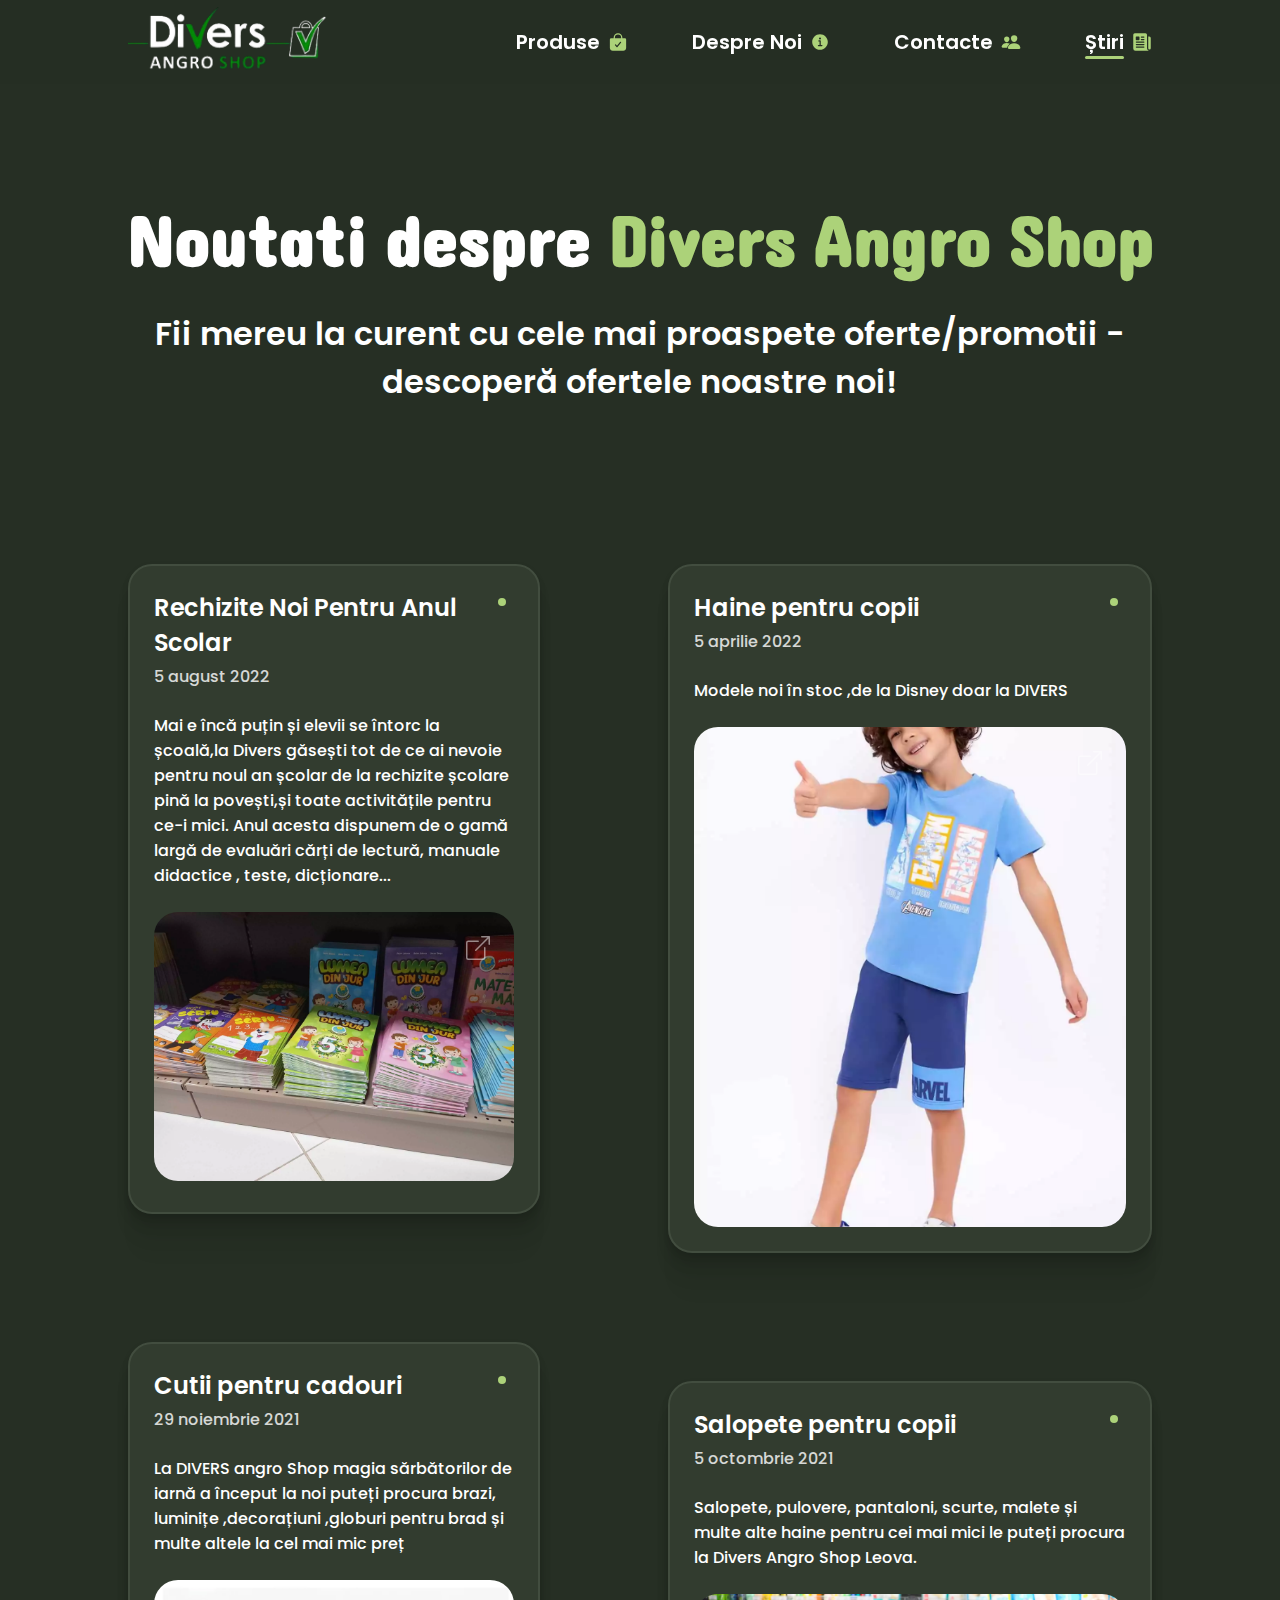
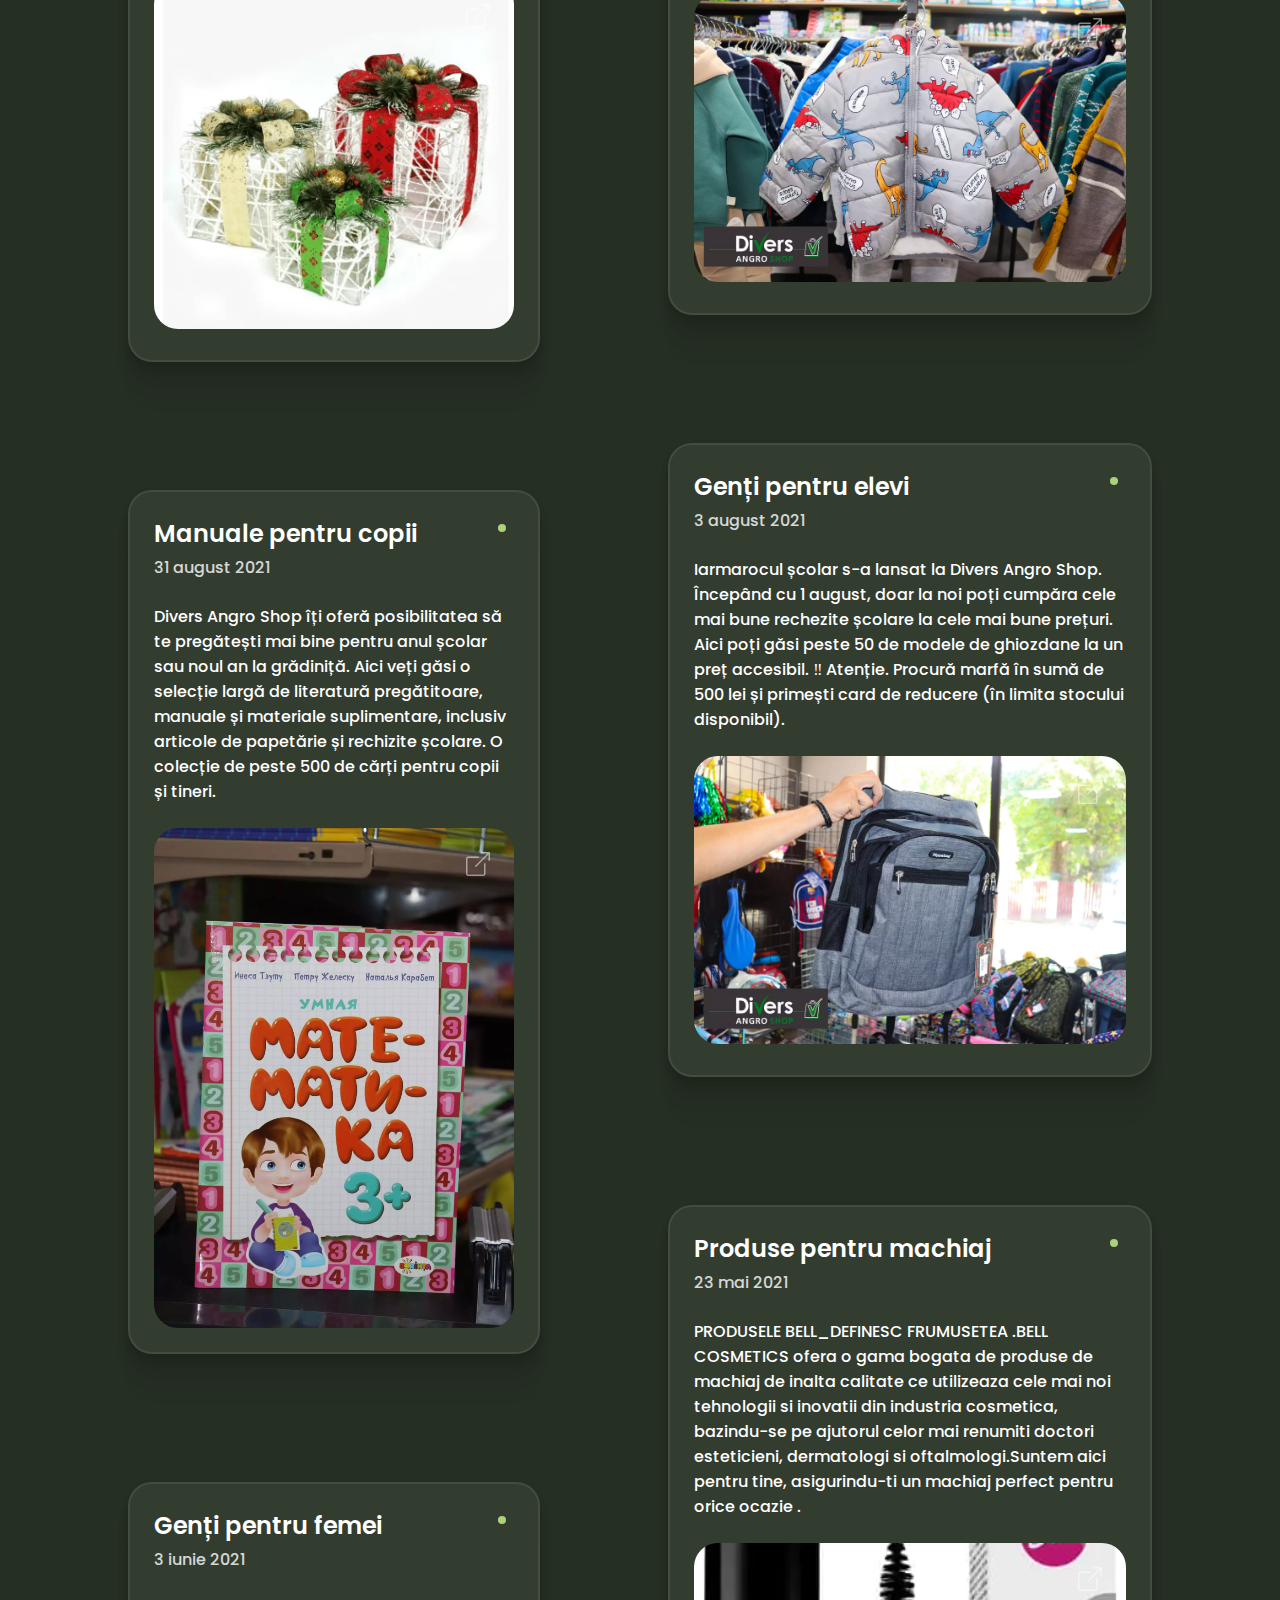
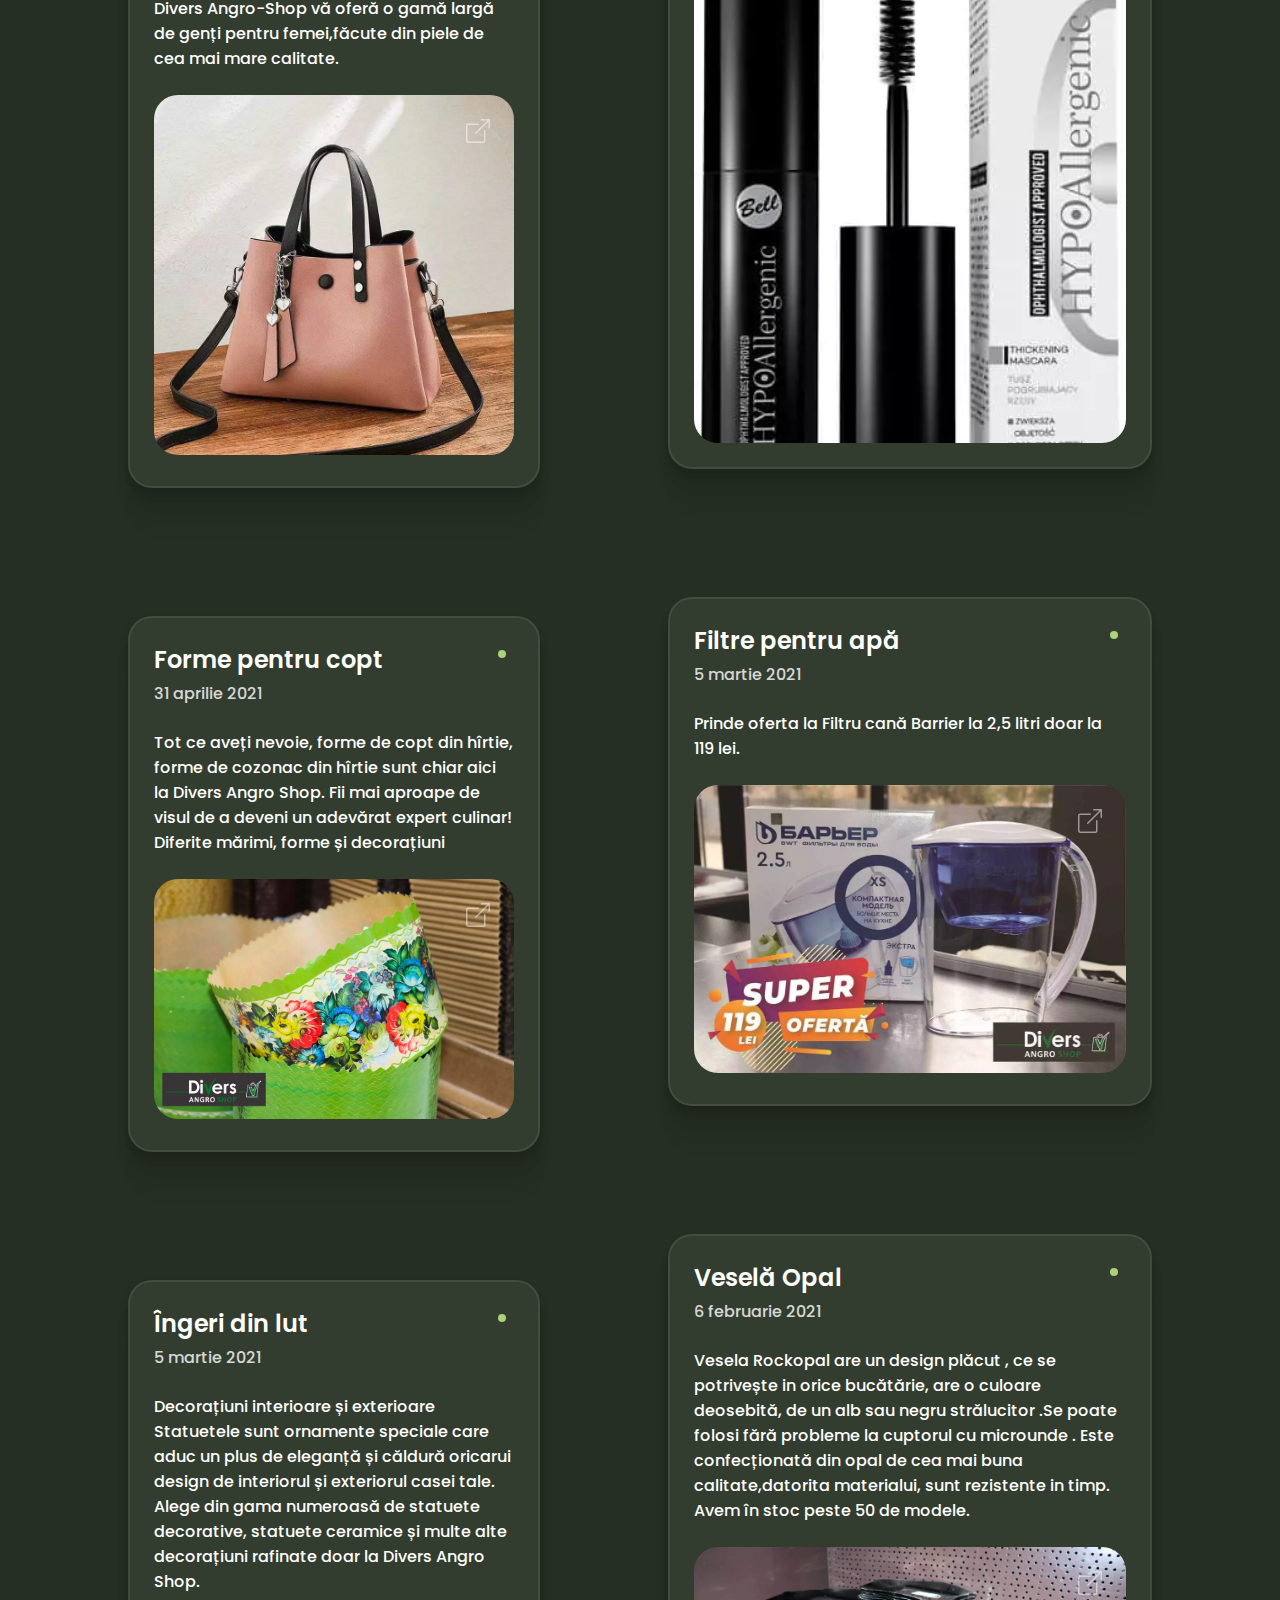
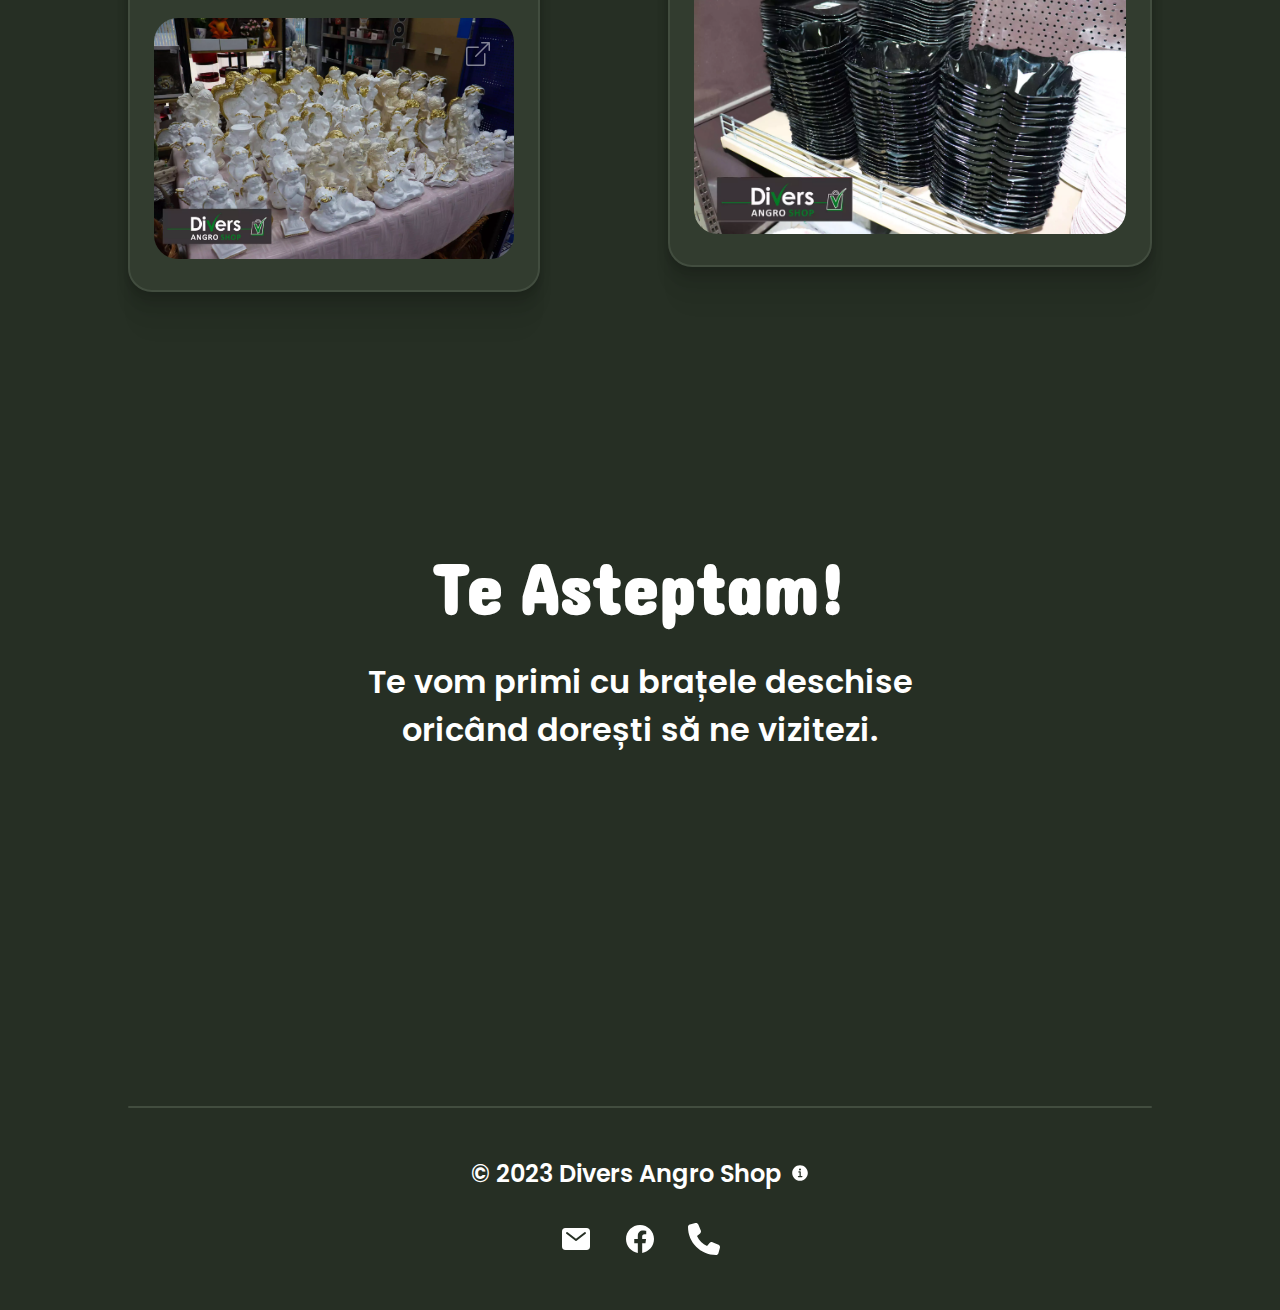
<file: News/stiri.html>
<!DOCTYPE html>
<html lang="ro">
<head>
	<title>Divers Angro Shop | Stiri</title>
	<link rel="icon" href="../Logos/icon-divers.webp">
	<meta charset="utf-8">
	<meta name="viewport" content="width=device-width, initial-scale=1">
	<title>Divers Angro Shop | Stiri</title>
	<link rel="stylesheet" href="../GeneralCode/general_css.css">
	<script defer src="../lib/anime.min.js"></script>
	<script defer src="../GeneralCode//general_js.js"></script>
	<link rel = "stylesheet" href = "style_stiri.css"/>

	<meta name="description" content="Bun venit la secțiunea noastră de știri! Aici vei găsi cele mai noi și relevante informații. Fie că ești interesat de anunțuri sau promoții, vei găsi totul aici. Fii la curent cu ultimele știri și vizitează-ne în mod regulat pentru a fi mereu informat!">

</head>
<body>
	<div class="backup-div">
		<button aria-label="Înapoi Sus" class="backup-button">
			<svg class="backup-icon" xmlns="http://www.w3.org/2000/svg" width="512" height="512" viewBox="0 0 512 512"><g class="nc-icon-wrapper"><path d="M414 321.94L274.22 158.82a24 24 0 0 0-36.44 0L98 321.94c-13.34 15.57-2.28 39.62 18.22 39.62h279.6c20.5 0 31.56-24.05 18.18-39.62z"></path></g></svg>
		</button>
	</div>
	<div class="overlay"></div>
	<header>
			<nav class="nav-bar">
				<div class="nav-content">
					<div class="nav-logo">
						<a href="../MainPage/index.html">
							<img class="nav-logo-img" src="../Logos/divers.webp" alt="Divers Logo">
						</a>
					</div>
					<div class="nav-links">
						<a href="../MainPage/index.html">
							<div class="nav-link">
								<h2 class="nav-text">Produse</h2>
								<svg class="nav-icon" xmlns="http://www.w3.org/2000/svg" height="512" width="512" viewBox="0 0 512 512"><g class="nc-icon-wrapper"><path d="M454.65 169.4A31.82 31.82 0 0 0 432 160h-64v-16a112 112 0 0 0-224 0v16H80a32 32 0 0 0-32 32v216c0 39 33 72 72 72h272a72.22 72.22 0 0 0 50.48-20.55 69.48 69.48 0 0 0 21.52-50.2V192a31.75 31.75 0 0 0-9.35-22.6zM332.49 274l-89.6 112a16 16 0 0 1-12.23 6h-.26a16 16 0 0 1-12.16-5.6l-38.4-44.88a16 16 0 1 1 24.32-20.8L230 350.91 307.51 254a16 16 0 0 1 25 20zM336 160H176v-16a80 80 0 0 1 160 0z"></path></g></svg>
							</div>
						</a>
						<a href="../About_Us/about_us.html">
							<div class="nav-link">
								<h2 class="nav-text">Despre Noi</h2>
								<svg class="nav-icon" xmlns="http://www.w3.org/2000/svg" width="512" height="512" viewBox="0 0 512 512"><g class="nc-icon-wrapper"><path d="M256 56C145.72 56 56 145.72 56 256s89.72 200 200 200 200-89.72 200-200S366.28 56 256 56zm0 82a26 26 0 1 1-26 26 26 26 0 0 1 26-26zm48 226h-88a16 16 0 0 1 0-32h28v-88h-16a16 16 0 0 1 0-32h32a16 16 0 0 1 16 16v104h28a16 16 0 0 1 0 32z"></path></g></svg>
							</div>
						</a>
						<a href="../Contact_Us/contact_us.html">
							<div class="nav-link">
								<h2 class="nav-text">Contacte</h2>
								<svg class="nav-icon" xmlns="http://www.w3.org/2000/svg" width="512" height="512" viewBox="0 0 512 512"><g  class="nc-icon-wrapper"><path d="M336 256c-20.56 0-40.44-9.18-56-25.84-15.13-16.25-24.37-37.92-26-61-1.74-24.62 5.77-47.26 21.14-63.76S312 80 336 80c23.83 0 45.38 9.06 60.7 25.52 15.47 16.62 23 39.22 21.26 63.63-1.67 23.11-10.9 44.77-26 61C376.44 246.82 356.57 256 336 256zm66-88z"></path><path d="M467.83 432H204.18a27.71 27.71 0 0 1-22-10.67 30.22 30.22 0 0 1-5.26-25.79c8.42-33.81 29.28-61.85 60.32-81.08C264.79 297.4 299.86 288 336 288c36.85 0 71 9 98.71 26.05 31.11 19.13 52 47.33 60.38 81.55a30.27 30.27 0 0 1-5.32 25.78A27.68 27.68 0 0 1 467.83 432z"></path><path d="M147 260c-35.19 0-66.13-32.72-69-72.93-1.42-20.6 5-39.65 18-53.62 12.86-13.83 31-21.45 51-21.45s38 7.66 50.93 21.57c13.1 14.08 19.5 33.09 18 53.52-2.87 40.2-33.8 72.91-68.93 72.91z"></path><path d="M212.66 291.45c-17.59-8.6-40.42-12.9-65.65-12.9-29.46 0-58.07 7.68-80.57 21.62-25.51 15.83-42.67 38.88-49.6 66.71a27.39 27.39 0 0 0 4.79 23.36A25.32 25.32 0 0 0 41.72 400h111a8 8 0 0 0 7.87-6.57c.11-.63.25-1.26.41-1.88 8.48-34.06 28.35-62.84 57.71-83.82a8 8 0 0 0-.63-13.39c-1.57-.92-3.37-1.89-5.42-2.89z"></path></g></svg>
							</div>
						</a>
						<a href="../News/stiri.html">
							<div class="nav-link">
								<h2 id="current-page" class="nav-text">Știri</h2>
								<svg class="nav-icon" xmlns="http://www.w3.org/2000/svg" width="512" height="512" viewBox="0 0 512 512"><g class="nc-icon-wrapper"><path d="M439.91 112h-23.82a.09.09 0 0 0-.09.09V416a32 32 0 0 0 32 32 32 32 0 0 0 32-32V152.09A40.09 40.09 0 0 0 439.91 112z"></path><path d="M384 416V72a40 40 0 0 0-40-40H72a40 40 0 0 0-40 40v352a56 56 0 0 0 56 56h342.85a1.14 1.14 0 0 0 1.15-1.15 1.14 1.14 0 0 0-.85-1.1A64.11 64.11 0 0 1 384 416zM96 128a16 16 0 0 1 16-16h64a16 16 0 0 1 16 16v64a16 16 0 0 1-16 16h-64a16 16 0 0 1-16-16zm208 272H112.45c-8.61 0-16-6.62-16.43-15.23A16 16 0 0 1 112 368h191.55c8.61 0 16 6.62 16.43 15.23A16 16 0 0 1 304 400zm0-64H112.45c-8.61 0-16-6.62-16.43-15.23A16 16 0 0 1 112 304h191.55c8.61 0 16 6.62 16.43 15.23A16 16 0 0 1 304 336zm0-64H112.45c-8.61 0-16-6.62-16.43-15.23A16 16 0 0 1 112 240h191.55c8.61 0 16 6.62 16.43 15.23A16 16 0 0 1 304 272zm0-64h-63.55c-8.61 0-16-6.62-16.43-15.23A16 16 0 0 1 240 176h63.55c8.61 0 16 6.62 16.43 15.23A16 16 0 0 1 304 208zm0-64h-63.55c-8.61 0-16-6.62-16.43-15.23A16 16 0 0 1 240 112h63.55c8.61 0 16 6.62 16.43 15.23A16 16 0 0 1 304 144z"></path></g></svg>
							</div>
						</a>
						
					</div>
					<div class="hamburger-menu-div">
						<div class="hamburger-menu"></div>
					</div>
				</div>
			</nav>
			<div class="tablet-overlay"></div>
			<div class="tablet-nav">
					<div class="tablet-nav-content">
						<div class="tablet-nav-logo-div">
							<img class="tablet-nav-logo" src="../Logos/icon-divers-transparent.webp" alt="iconita divers">
						</div>
						<div class="tablet-nav-links">
							<a href="../MainPage/index.html">
								<div class="tablet-nav-link">
									<svg class="tablet-nav-icon" xmlns="http://www.w3.org/2000/svg" height="512" width="512" viewBox="0 0 512 512"><g class="nc-icon-wrapper"><path d="M454.65 169.4A31.82 31.82 0 0 0 432 160h-64v-16a112 112 0 0 0-224 0v16H80a32 32 0 0 0-32 32v216c0 39 33 72 72 72h272a72.22 72.22 0 0 0 50.48-20.55 69.48 69.48 0 0 0 21.52-50.2V192a31.75 31.75 0 0 0-9.35-22.6zM332.49 274l-89.6 112a16 16 0 0 1-12.23 6h-.26a16 16 0 0 1-12.16-5.6l-38.4-44.88a16 16 0 1 1 24.32-20.8L230 350.91 307.51 254a16 16 0 0 1 25 20zM336 160H176v-16a80 80 0 0 1 160 0z"></path></g></svg>
									<h2 class="tablet-nav-text">Produse</h2>
								</div>
							</a>
							<a href="../About_Us/about_us.html">
								<div class="tablet-nav-link">
									<svg class="tablet-nav-icon" xmlns="http://www.w3.org/2000/svg" width="512" height="512" viewBox="0 0 512 512"><g class="nc-icon-wrapper"><path d="M256 56C145.72 56 56 145.72 56 256s89.72 200 200 200 200-89.72 200-200S366.28 56 256 56zm0 82a26 26 0 1 1-26 26 26 26 0 0 1 26-26zm48 226h-88a16 16 0 0 1 0-32h28v-88h-16a16 16 0 0 1 0-32h32a16 16 0 0 1 16 16v104h28a16 16 0 0 1 0 32z"></path></g></svg>
									<h2 class="tablet-nav-text">Despre Noi</h2>
								</div>
							</a>
							<a href="../Contact_Us/contact_us.html">
								<div class="tablet-nav-link">
									<svg class="tablet-nav-icon" xmlns="http://www.w3.org/2000/svg" width="512" height="512" viewBox="0 0 512 512"><g  class="nc-icon-wrapper"><path d="M336 256c-20.56 0-40.44-9.18-56-25.84-15.13-16.25-24.37-37.92-26-61-1.74-24.62 5.77-47.26 21.14-63.76S312 80 336 80c23.83 0 45.38 9.06 60.7 25.52 15.47 16.62 23 39.22 21.26 63.63-1.67 23.11-10.9 44.77-26 61C376.44 246.82 356.57 256 336 256zm66-88z"></path><path d="M467.83 432H204.18a27.71 27.71 0 0 1-22-10.67 30.22 30.22 0 0 1-5.26-25.79c8.42-33.81 29.28-61.85 60.32-81.08C264.79 297.4 299.86 288 336 288c36.85 0 71 9 98.71 26.05 31.11 19.13 52 47.33 60.38 81.55a30.27 30.27 0 0 1-5.32 25.78A27.68 27.68 0 0 1 467.83 432z"></path><path d="M147 260c-35.19 0-66.13-32.72-69-72.93-1.42-20.6 5-39.65 18-53.62 12.86-13.83 31-21.45 51-21.45s38 7.66 50.93 21.57c13.1 14.08 19.5 33.09 18 53.52-2.87 40.2-33.8 72.91-68.93 72.91z"></path><path d="M212.66 291.45c-17.59-8.6-40.42-12.9-65.65-12.9-29.46 0-58.07 7.68-80.57 21.62-25.51 15.83-42.67 38.88-49.6 66.71a27.39 27.39 0 0 0 4.79 23.36A25.32 25.32 0 0 0 41.72 400h111a8 8 0 0 0 7.87-6.57c.11-.63.25-1.26.41-1.88 8.48-34.06 28.35-62.84 57.71-83.82a8 8 0 0 0-.63-13.39c-1.57-.92-3.37-1.89-5.42-2.89z"></path></g></svg>
									<h2 class="tablet-nav-text">Contacte</h2>
								</div>
							</a>
							<a href="../News/stiri.html">
								<div class="tablet-nav-link" id="current-tablet-link">
									<svg class="tablet-nav-icon" xmlns="http://www.w3.org/2000/svg" width="512" height="512" viewBox="0 0 512 512"><g class="nc-icon-wrapper"><path d="M439.91 112h-23.82a.09.09 0 0 0-.09.09V416a32 32 0 0 0 32 32 32 32 0 0 0 32-32V152.09A40.09 40.09 0 0 0 439.91 112z"></path><path d="M384 416V72a40 40 0 0 0-40-40H72a40 40 0 0 0-40 40v352a56 56 0 0 0 56 56h342.85a1.14 1.14 0 0 0 1.15-1.15 1.14 1.14 0 0 0-.85-1.1A64.11 64.11 0 0 1 384 416zM96 128a16 16 0 0 1 16-16h64a16 16 0 0 1 16 16v64a16 16 0 0 1-16 16h-64a16 16 0 0 1-16-16zm208 272H112.45c-8.61 0-16-6.62-16.43-15.23A16 16 0 0 1 112 368h191.55c8.61 0 16 6.62 16.43 15.23A16 16 0 0 1 304 400zm0-64H112.45c-8.61 0-16-6.62-16.43-15.23A16 16 0 0 1 112 304h191.55c8.61 0 16 6.62 16.43 15.23A16 16 0 0 1 304 336zm0-64H112.45c-8.61 0-16-6.62-16.43-15.23A16 16 0 0 1 112 240h191.55c8.61 0 16 6.62 16.43 15.23A16 16 0 0 1 304 272zm0-64h-63.55c-8.61 0-16-6.62-16.43-15.23A16 16 0 0 1 240 176h63.55c8.61 0 16 6.62 16.43 15.23A16 16 0 0 1 304 208zm0-64h-63.55c-8.61 0-16-6.62-16.43-15.23A16 16 0 0 1 240 112h63.55c8.61 0 16 6.62 16.43 15.23A16 16 0 0 1 304 144z"></path></g></svg>
									<h2 class="tablet-nav-text">Știri</h2>
								</div>
							</a>

						</div>
					</div>
				</div>
				<div class="phone-nav">
					<div class="phone-nav-links">
						<a class="phone-nav-link"  href="../MainPage/index.html">
							<div class="phone-nav-link">
								<svg class="phone-nav-icon" xmlns="http://www.w3.org/2000/svg" height="512" width="512" viewBox="0 0 512 512"><g class="nc-icon-wrapper"><path d="M454.65 169.4A31.82 31.82 0 0 0 432 160h-64v-16a112 112 0 0 0-224 0v16H80a32 32 0 0 0-32 32v216c0 39 33 72 72 72h272a72.22 72.22 0 0 0 50.48-20.55 69.48 69.48 0 0 0 21.52-50.2V192a31.75 31.75 0 0 0-9.35-22.6zM332.49 274l-89.6 112a16 16 0 0 1-12.23 6h-.26a16 16 0 0 1-12.16-5.6l-38.4-44.88a16 16 0 1 1 24.32-20.8L230 350.91 307.51 254a16 16 0 0 1 25 20zM336 160H176v-16a80 80 0 0 1 160 0z"></path></g></svg>
								<h2 class="phone-nav-text">Produse</h2>
							</div>
						</a>
						<a class="phone-nav-link" href="../About_Us/about_us.html">
							<div class="phone-nav-link">
								<svg class="phone-nav-icon" xmlns="http://www.w3.org/2000/svg" width="512" height="512" viewBox="0 0 512 512"><g class="nc-icon-wrapper"><path d="M256 56C145.72 56 56 145.72 56 256s89.72 200 200 200 200-89.72 200-200S366.28 56 256 56zm0 82a26 26 0 1 1-26 26 26 26 0 0 1 26-26zm48 226h-88a16 16 0 0 1 0-32h28v-88h-16a16 16 0 0 1 0-32h32a16 16 0 0 1 16 16v104h28a16 16 0 0 1 0 32z"></path></g></svg>
								<h2 class="phone-nav-text">Despre Noi</h2>
							</div>
						</a>
						<a class="phone-nav-link" href="../Contact_Us/contact_us.html">
							<div class="phone-nav-link">
								<svg class="phone-nav-icon" xmlns="http://www.w3.org/2000/svg" width="512" height="512" viewBox="0 0 512 512"><g  class="nc-icon-wrapper"><path d="M336 256c-20.56 0-40.44-9.18-56-25.84-15.13-16.25-24.37-37.92-26-61-1.74-24.62 5.77-47.26 21.14-63.76S312 80 336 80c23.83 0 45.38 9.06 60.7 25.52 15.47 16.62 23 39.22 21.26 63.63-1.67 23.11-10.9 44.77-26 61C376.44 246.82 356.57 256 336 256zm66-88z"></path><path d="M467.83 432H204.18a27.71 27.71 0 0 1-22-10.67 30.22 30.22 0 0 1-5.26-25.79c8.42-33.81 29.28-61.85 60.32-81.08C264.79 297.4 299.86 288 336 288c36.85 0 71 9 98.71 26.05 31.11 19.13 52 47.33 60.38 81.55a30.27 30.27 0 0 1-5.32 25.78A27.68 27.68 0 0 1 467.83 432z"></path><path d="M147 260c-35.19 0-66.13-32.72-69-72.93-1.42-20.6 5-39.65 18-53.62 12.86-13.83 31-21.45 51-21.45s38 7.66 50.93 21.57c13.1 14.08 19.5 33.09 18 53.52-2.87 40.2-33.8 72.91-68.93 72.91z"></path><path d="M212.66 291.45c-17.59-8.6-40.42-12.9-65.65-12.9-29.46 0-58.07 7.68-80.57 21.62-25.51 15.83-42.67 38.88-49.6 66.71a27.39 27.39 0 0 0 4.79 23.36A25.32 25.32 0 0 0 41.72 400h111a8 8 0 0 0 7.87-6.57c.11-.63.25-1.26.41-1.88 8.48-34.06 28.35-62.84 57.71-83.82a8 8 0 0 0-.63-13.39c-1.57-.92-3.37-1.89-5.42-2.89z"></path></g></svg>
								<h2 class="phone-nav-text">Contacte</h2>
							</div>
						</a>
						<a class="phone-nav-link" href="../News/stiri.html" id="current-phone-nav-link">
							<div class="phone-nav-link" id="current-phone-nav-link">
								<svg class="phone-nav-icon" xmlns="http://www.w3.org/2000/svg" width="512" height="512" viewBox="0 0 512 512"><g class="nc-icon-wrapper"><path d="M439.91 112h-23.82a.09.09 0 0 0-.09.09V416a32 32 0 0 0 32 32 32 32 0 0 0 32-32V152.09A40.09 40.09 0 0 0 439.91 112z"></path><path d="M384 416V72a40 40 0 0 0-40-40H72a40 40 0 0 0-40 40v352a56 56 0 0 0 56 56h342.85a1.14 1.14 0 0 0 1.15-1.15 1.14 1.14 0 0 0-.85-1.1A64.11 64.11 0 0 1 384 416zM96 128a16 16 0 0 1 16-16h64a16 16 0 0 1 16 16v64a16 16 0 0 1-16 16h-64a16 16 0 0 1-16-16zm208 272H112.45c-8.61 0-16-6.62-16.43-15.23A16 16 0 0 1 112 368h191.55c8.61 0 16 6.62 16.43 15.23A16 16 0 0 1 304 400zm0-64H112.45c-8.61 0-16-6.62-16.43-15.23A16 16 0 0 1 112 304h191.55c8.61 0 16 6.62 16.43 15.23A16 16 0 0 1 304 336zm0-64H112.45c-8.61 0-16-6.62-16.43-15.23A16 16 0 0 1 112 240h191.55c8.61 0 16 6.62 16.43 15.23A16 16 0 0 1 304 272zm0-64h-63.55c-8.61 0-16-6.62-16.43-15.23A16 16 0 0 1 240 176h63.55c8.61 0 16 6.62 16.43 15.23A16 16 0 0 1 304 208zm0-64h-63.55c-8.61 0-16-6.62-16.43-15.23A16 16 0 0 1 240 112h63.55c8.61 0 16 6.62 16.43 15.23A16 16 0 0 1 304 144z"></path></g></svg>
								<h2 class="phone-nav-text">Știri</h2>
							</div>
						</a>
					</div>
				</div>
				
		</header>
		<main>
			<div class="disclaimer-div">
				<div class="disclaimer-content">
					<svg class="disclaimer-icon" xmlns="http://www.w3.org/2000/svg" width="24" height="24" viewBox="0 0 24 24"><g fill="none" class="nc-icon-wrapper"><path d="M16 1.969H8c-4 0-6 2-6 6v5c0 5 2 6 6 6h.5c.28 0 .64.18.8.4l1.5 2c.66.88 1.74.88 2.4 0l1.5-2c.19-.25.49-.4.8-.4h.5c4 0 6-2 6-6v-5c0-4-2-6-6-6zm-7.47 10.2c.29.29.29.77 0 1.06-.15.15-.34.22-.53.22s-.38-.07-.53-.22l-2-2a.754.754 0 0 1 0-1.06l2-2c.29-.29.77-.29 1.06 0 .29.29.29.77 0 1.06l-1.47 1.47 1.47 1.47zm5.16-3.51l-2 4.67c-.12.28-.4.45-.69.45a.745.745 0 0 1-.69-1.05l2-4.67c.16-.38.6-.56.99-.39.38.17.55.61.39.99zm4.84 2.57l-2 2c-.15.15-.34.22-.53.22s-.38-.07-.53-.22a.754.754 0 0 1 0-1.06l1.47-1.47-1.47-1.47a.754.754 0 0 1 0-1.06c.29-.29.77-.29 1.06 0l2 2c.29.29.29.77 0 1.06z" fill="#ACD279"></path></g></svg>
					<p class="disclaimer">Acest website a fost realizat în cadrul 
					competiției ”Tekwill Junior Ambassadors” organizată de proiectul ”Tekwill în Fiecare 
					Școală” și nu reflectă neapărat opinia proiectului.
					</p>
					<button class="disclaimer-button">
						OK
					</button>
				</div>
			</div>

			<section id="welcome-section">
				<div class="welcome-div">
					<div class="welcome-text">
						<div class="welcome-header-div">
							<h1 class="welcome-header">Noutati despre <span class="important-text">Divers Angro Shop</span></h1>
						</div>
						<div class="welcome-description-div">
							<h2 class="welcome-description">Fii mereu la curent cu cele mai proaspete oferte/promotii -descoperă ofertele noastre noi!</h2>
						</div>
					</div>
				</div>
			</section>
			<div class="backup-start"></div>
			<section id="stiri-section">
				<div class="news">
					<a target = "_blank" href="https://www.facebook.com/permalink.php?story_fbid=pfbid0Xh7vccsrX67UvxLXBSpVr2p3waDWzQByww3fZz6F26Mfzpg6MXtxh3mLhr1Z4cUDl&id=100710148355685">
						<div class="new">
							<div class="new-point"></div>
							<div class="new-header-div">
								<h3 class="new-header">Rechizite Noi Pentru Anul Scolar</h3>
							</div>
							<div class="new-date-div">
								<h5 class="new-date">5 august 2022</h5>
							</div>
							<div class="new-description-div">
								<p class="new-description">Mai e încă puțin și elevii se întorc la școală,la Divers găsești tot de ce ai nevoie pentru noul an școlar de la rechizite școlare pină la povești,și toate activitățile pentru ce-i mici. Anul acesta dispunem de o gamă largă de evaluări cărți de lectură, manuale didactice , teste, dicționare...</p>
							</div>
							<div class="new-photo-div">
								<div class="new-arrow-div">
									<svg class="new-arrow" xmlns="http://www.w3.org/2000/svg" width="16" height="16" viewBox="0 0 16 16"><g class="nc-icon-wrapper"><path fill-rule="evenodd" d="M8.636 3.5a.5.5 0 0 0-.5-.5H1.5A1.5 1.5 0 0 0 0 4.5v10A1.5 1.5 0 0 0 1.5 16h10a1.5 1.5 0 0 0 1.5-1.5V7.864a.5.5 0 0 0-1 0V14.5a.5.5 0 0 1-.5.5h-10a.5.5 0 0 1-.5-.5v-10a.5.5 0 0 1 .5-.5h6.636a.5.5 0 0 0 .5-.5z"></path><path fill-rule="evenodd" d="M16 .5a.5.5 0 0 0-.5-.5h-5a.5.5 0 0 0 0 1h3.793L6.146 9.146a.5.5 0 1 0 .708.708L15 1.707V5.5a.5.5 0 0 0 1 0v-5z"></path></g></svg>
								</div>
								<img class="new-photo" src="../News-Photos/stire01.webp" alt="Caiete">
							</div>
							
						</div>
					</a>
					<a target = "_blank" href="https://www.facebook.com/photo/?fbid=513119090448120&set=pcb.513122640447765&locale=zh_CN">
						<div class="new">
							<div class="new-point"></div>
							<div class="new-header-div">
								<h3 class="new-header">Haine pentru copii</h3>
							</div>
							<div class="new-date-div">
								<h5 class="new-date">5 aprilie 2022</h5>
							</div>
							<div class="new-description-div">
								<p class="new-description">Modele noi în stoc ,de la Disney doar la DIVERS</p>
							</div>
							<div class="new-photo-div">
								<div class="new-arrow-div">
									<svg class="new-arrow" xmlns="http://www.w3.org/2000/svg" width="16" height="16" viewBox="0 0 16 16"><g class="nc-icon-wrapper"><path fill-rule="evenodd" d="M8.636 3.5a.5.5 0 0 0-.5-.5H1.5A1.5 1.5 0 0 0 0 4.5v10A1.5 1.5 0 0 0 1.5 16h10a1.5 1.5 0 0 0 1.5-1.5V7.864a.5.5 0 0 0-1 0V14.5a.5.5 0 0 1-.5.5h-10a.5.5 0 0 1-.5-.5v-10a.5.5 0 0 1 .5-.5h6.636a.5.5 0 0 0 .5-.5z"></path><path fill-rule="evenodd" d="M16 .5a.5.5 0 0 0-.5-.5h-5a.5.5 0 0 0 0 1h3.793L6.146 9.146a.5.5 0 1 0 .708.708L15 1.707V5.5a.5.5 0 0 0 1 0v-5z"></path></g></svg>
								</div>
								<img class="new-photo" src="../News-Photos/stire02.webp" alt="Tricou">
							</div>
							
						</div>
					</a>
					<a target = "_blank" href="https://www.facebook.com/permalink.php?story_fbid=pfbid0Xh7vccsrX67UvxLXBSpVr2p3waDWzQByww3fZz6F26Mfzpg6MXtxh3mLhr1Z4cUDl&id=100710148355685">
						<div class="new">
							<div class="new-point"></div>
							<div class="new-header-div">
								<h3 class="new-header">Cutii pentru cadouri</h3>
							</div>
							<div class="new-date-div">
								<h5 class="new-date">29 noiembrie 2021</h5>
							</div>
							<div class="new-description-div">
								<p class="new-description">La DIVERS angro Shop magia sărbătorilor de iarnă a început la noi puteți procura brazi, luminițe ,decorațiuni ,globuri pentru brad și multe altele la cel mai mic preț</p>
							</div>
							<div class="new-photo-div">
								<div class="new-arrow-div">
									<svg class="new-arrow" xmlns="http://www.w3.org/2000/svg" width="16" height="16" viewBox="0 0 16 16"><g class="nc-icon-wrapper"><path fill-rule="evenodd" d="M8.636 3.5a.5.5 0 0 0-.5-.5H1.5A1.5 1.5 0 0 0 0 4.5v10A1.5 1.5 0 0 0 1.5 16h10a1.5 1.5 0 0 0 1.5-1.5V7.864a.5.5 0 0 0-1 0V14.5a.5.5 0 0 1-.5.5h-10a.5.5 0 0 1-.5-.5v-10a.5.5 0 0 1 .5-.5h6.636a.5.5 0 0 0 .5-.5z"></path><path fill-rule="evenodd" d="M16 .5a.5.5 0 0 0-.5-.5h-5a.5.5 0 0 0 0 1h3.793L6.146 9.146a.5.5 0 1 0 .708.708L15 1.707V5.5a.5.5 0 0 0 1 0v-5z"></path></g></svg>
								</div>
								<img class="new-photo" src="../News-Photos/stire.webp" alt="Cadouri">
							</div>
							
						</div>
					</a>
					<a target = "_blank" href="https://www.facebook.com/photo/?fbid=397178235375540&set=pcb.397181422041888&locale=zh_CN">
						<div class="new">
							<div class="new-point"></div>
							<div class="new-header-div">
								<h3 class="new-header">Salopete pentru copii</h3>
							</div>
							<div class="new-date-div">
								<h5 class="new-date">5 octombrie 2021</h5>
							</div>
							<div class="new-description-div">
								<p class="new-description">Salopete, pulovere, pantaloni, scurte, malete și multe alte haine pentru cei mai mici le puteți procura la Divers Angro Shop Leova.</p>
							</div>
							<div class="new-photo-div">
								<div class="new-arrow-div">
									<svg class="new-arrow" xmlns="http://www.w3.org/2000/svg" width="16" height="16" viewBox="0 0 16 16"><g class="nc-icon-wrapper"><path fill-rule="evenodd" d="M8.636 3.5a.5.5 0 0 0-.5-.5H1.5A1.5 1.5 0 0 0 0 4.5v10A1.5 1.5 0 0 0 1.5 16h10a1.5 1.5 0 0 0 1.5-1.5V7.864a.5.5 0 0 0-1 0V14.5a.5.5 0 0 1-.5.5h-10a.5.5 0 0 1-.5-.5v-10a.5.5 0 0 1 .5-.5h6.636a.5.5 0 0 0 .5-.5z"></path><path fill-rule="evenodd" d="M16 .5a.5.5 0 0 0-.5-.5h-5a.5.5 0 0 0 0 1h3.793L6.146 9.146a.5.5 0 1 0 .708.708L15 1.707V5.5a.5.5 0 0 0 1 0v-5z"></path></g></svg>
								</div>
								<img class="new-photo" src="../News-Photos/stire10.webp" alt="Scurtă">
							</div>
							
						</div>
					</a>
					<a target = "_blank" href="https://www.facebook.com/permalink.php?story_fbid=pfbid0Xh7vccsrX67UvxLXBSpVr2p3waDWzQByww3fZz6F26Mfzpg6MXtxh3mLhr1Z4cUDl&id=100710148355685">
						<div class="new">
							<div class="new-point"></div>
							<div class="new-header-div">
								<h3 class="new-header">Manuale pentru copii</h3>
							</div>
							<div class="new-date-div">
								<h5 class="new-date">31 august 2021</h5>
							</div>
							<div class="new-description-div">
								<p class="new-description">Divers Angro Shop îți oferă posibilitatea să te pregătești mai bine pentru anul școlar sau noul an la grădiniță.
										Aici veți găsi o selecție largă de literatură pregătitoare, manuale și materiale suplimentare, inclusiv articole de papetărie și rechizite școlare.
										O colecție de peste 500 de cărți pentru copii și tineri.</p>
							</div>
							<div class="new-photo-div">
								<div class="new-arrow-div">
									<svg class="new-arrow" xmlns="http://www.w3.org/2000/svg" width="16" height="16" viewBox="0 0 16 16"><g class="nc-icon-wrapper"><path fill-rule="evenodd" d="M8.636 3.5a.5.5 0 0 0-.5-.5H1.5A1.5 1.5 0 0 0 0 4.5v10A1.5 1.5 0 0 0 1.5 16h10a1.5 1.5 0 0 0 1.5-1.5V7.864a.5.5 0 0 0-1 0V14.5a.5.5 0 0 1-.5.5h-10a.5.5 0 0 1-.5-.5v-10a.5.5 0 0 1 .5-.5h6.636a.5.5 0 0 0 .5-.5z"></path><path fill-rule="evenodd" d="M16 .5a.5.5 0 0 0-.5-.5h-5a.5.5 0 0 0 0 1h3.793L6.146 9.146a.5.5 0 1 0 .708.708L15 1.707V5.5a.5.5 0 0 0 1 0v-5z"></path></g></svg>
								</div>
								<img class="new-photo" src="../News-Photos/stire19.webp" alt="Caiet cu Matematică">
							</div>
							
						</div>
					</a>
					<a target = "_blank" href="https://www.facebook.com/photo/?fbid=355019269591437&set=pcb.355022196257811&locale=zh_CN">
						<div class="new">
							<div class="new-point"></div>
							<div class="new-header-div">
								<h3 class="new-header">Genți pentru elevi</h3>
							</div>
							<div class="new-date-div">
								<h5 class="new-date">3 august 2021</h5>
							</div>
							<div class="new-description-div">
								<p class="new-description">Iarmarocul școlar s-a lansat la Divers Angro Shop.
								Începând cu 1 august, doar la noi poți cumpăra cele mai bune rechezite școlare la cele mai bune prețuri. 
								Aici poți găsi peste 50 de modele de ghiozdane la un preț accesibil.
								‼ Atenție. Procură marfă în sumă de 500 lei și primești card de reducere (în limita stocului disponibil).</p>
							</div>
							<div class="new-photo-div">
								<div class="new-arrow-div">
									<svg class="new-arrow" xmlns="http://www.w3.org/2000/svg" width="16" height="16" viewBox="0 0 16 16"><g class="nc-icon-wrapper"><path fill-rule="evenodd" d="M8.636 3.5a.5.5 0 0 0-.5-.5H1.5A1.5 1.5 0 0 0 0 4.5v10A1.5 1.5 0 0 0 1.5 16h10a1.5 1.5 0 0 0 1.5-1.5V7.864a.5.5 0 0 0-1 0V14.5a.5.5 0 0 1-.5.5h-10a.5.5 0 0 1-.5-.5v-10a.5.5 0 0 1 .5-.5h6.636a.5.5 0 0 0 .5-.5z"></path><path fill-rule="evenodd" d="M16 .5a.5.5 0 0 0-.5-.5h-5a.5.5 0 0 0 0 1h3.793L6.146 9.146a.5.5 0 1 0 .708.708L15 1.707V5.5a.5.5 0 0 0 1 0v-5z"></path></g></svg>
								</div>
								<img class="new-photo" src="../News-Photos/stire11.webp" alt="Geantă">
							</div>
							
						</div>
					</a>
					<a target = "_blank" href="https://www.facebook.com/photo/?fbid=314693373624027&set=pcb.314694633623901&locale=zh_CN">
						<div class="new">
							<div class="new-point"></div>
							<div class="new-header-div">
								<h3 class="new-header">Genți pentru femei</h3>
							</div>
							<div class="new-date-div">
								<h5 class="new-date">3 iunie 2021</h5>
							</div>
							<div class="new-description-div">
								<p class="new-description">Divers Angro-Shop vă oferă o gamă largă de genți pentru femei,făcute din piele de cea mai mare calitate.</p>
							</div>
							<div class="new-photo-div">
								<div class="new-arrow-div">
									<svg class="new-arrow" xmlns="http://www.w3.org/2000/svg" width="16" height="16" viewBox="0 0 16 16"><g class="nc-icon-wrapper"><path fill-rule="evenodd" d="M8.636 3.5a.5.5 0 0 0-.5-.5H1.5A1.5 1.5 0 0 0 0 4.5v10A1.5 1.5 0 0 0 1.5 16h10a1.5 1.5 0 0 0 1.5-1.5V7.864a.5.5 0 0 0-1 0V14.5a.5.5 0 0 1-.5.5h-10a.5.5 0 0 1-.5-.5v-10a.5.5 0 0 1 .5-.5h6.636a.5.5 0 0 0 .5-.5z"></path><path fill-rule="evenodd" d="M16 .5a.5.5 0 0 0-.5-.5h-5a.5.5 0 0 0 0 1h3.793L6.146 9.146a.5.5 0 1 0 .708.708L15 1.707V5.5a.5.5 0 0 0 1 0v-5z"></path></g></svg>
								</div>
								<img class="new-photo" src="../News-Photos/stire21.webp" alt="Geantă Roz">
							</div>
							
						</div>
					</a>
					<a target = "_blank" href="https://www.facebook.com/photo/?fbid=307548284338536&set=pcb.307549034338461&locale=zh_CN">
						<div class="new">
							<div class="new-point"></div>
							<div class="new-header-div">
								<h3 class="new-header">Produse pentru machiaj</h3>
							</div>
							<div class="new-date-div">
								<h5 class="new-date">23 mai 2021</h5>
							</div>
							<div class="new-description-div">
								<p class="new-description">PRODUSELE BELL_DEFINESC  FRUMUSETEA .BELL COSMETICS ofera o gama bogata de produse  de machiaj de inalta  calitate  ce  utilizeaza  cele  mai  noi  tehnologii  si inovatii  din industria  cosmetica, bazindu-se  pe  ajutorul  celor  mai  renumiti  doctori  esteticieni, dermatologi  si oftalmologi.Suntem aici  pentru  tine, asigurindu-ti  un  machiaj  perfect  pentru  orice  ocazie .</p>
							</div>
							<div class="new-photo-div">
								<div class="new-arrow-div">
									<svg class="new-arrow" xmlns="http://www.w3.org/2000/svg" width="16" height="16" viewBox="0 0 16 16"><g class="nc-icon-wrapper"><path fill-rule="evenodd" d="M8.636 3.5a.5.5 0 0 0-.5-.5H1.5A1.5 1.5 0 0 0 0 4.5v10A1.5 1.5 0 0 0 1.5 16h10a1.5 1.5 0 0 0 1.5-1.5V7.864a.5.5 0 0 0-1 0V14.5a.5.5 0 0 1-.5.5h-10a.5.5 0 0 1-.5-.5v-10a.5.5 0 0 1 .5-.5h6.636a.5.5 0 0 0 .5-.5z"></path><path fill-rule="evenodd" d="M16 .5a.5.5 0 0 0-.5-.5h-5a.5.5 0 0 0 0 1h3.793L6.146 9.146a.5.5 0 1 0 .708.708L15 1.707V5.5a.5.5 0 0 0 1 0v-5z"></path></g></svg>
								</div>
								<img class="new-photo" src="../News-Photos/stire12.webp" alt="Machiaj">
							</div>
							
						</div>
					</a>
					<a target = "_blank" href="https://www.facebook.com/photo/?fbid=273270144433017&set=pcb.273270331099665&locale=zh_CN">
						<div class="new">
							<div class="new-point"></div>
							<div class="new-header-div">
								<h3 class="new-header">Forme pentru copt</h3>
							</div>
							<div class="new-date-div">
								<h5 class="new-date">31 aprilie 2021</h5>
							</div>
							<div class="new-description-div">
								<p class="new-description">Tot ce aveți nevoie, forme de copt din hîrtie, forme de cozonac din hîrtie sunt chiar aici la Divers Angro Shop. Fii mai aproape de visul de a deveni un adevărat expert culinar!
Diferite mărimi, forme și decorațiuni</p>
							</div>
							<div class="new-photo-div">
								<div class="new-arrow-div">
									<svg class="new-arrow" xmlns="http://www.w3.org/2000/svg" width="16" height="16" viewBox="0 0 16 16"><g class="nc-icon-wrapper"><path fill-rule="evenodd" d="M8.636 3.5a.5.5 0 0 0-.5-.5H1.5A1.5 1.5 0 0 0 0 4.5v10A1.5 1.5 0 0 0 1.5 16h10a1.5 1.5 0 0 0 1.5-1.5V7.864a.5.5 0 0 0-1 0V14.5a.5.5 0 0 1-.5.5h-10a.5.5 0 0 1-.5-.5v-10a.5.5 0 0 1 .5-.5h6.636a.5.5 0 0 0 .5-.5z"></path><path fill-rule="evenodd" d="M16 .5a.5.5 0 0 0-.5-.5h-5a.5.5 0 0 0 0 1h3.793L6.146 9.146a.5.5 0 1 0 .708.708L15 1.707V5.5a.5.5 0 0 0 1 0v-5z"></path></g></svg>
								</div>
								<img class="new-photo" src="../News-Photos/stire15.webp" alt="Formă de copt pentru hârtie">
							</div>
							
						</div>
					</a>
					<a target = "_blank" href="https://www.facebook.com/permalink.php?story_fbid=pfbid0Xh7vccsrX67UvxLXBSpVr2p3waDWzQByww3fZz6F26Mfzpg6MXtxh3mLhr1Z4cUDl&id=100710148355685">
						<div class="new">
							<div class="new-point"></div>
							<div class="new-header-div">
								<h3 class="new-header">Filtre pentru apă</h3>
							</div>
							<div class="new-date-div">
								<h5 class="new-date">5 martie 2021</h5>
							</div>
							<div class="new-description-div">
								<p class="new-description">Prinde oferta la Filtru cană Barrier la 2,5 litri doar la 119 lei.</p>
							</div>
							<div class="new-photo-div">
								<div class="new-arrow-div">
									<svg class="new-arrow" xmlns="http://www.w3.org/2000/svg" width="16" height="16" viewBox="0 0 16 16"><g class="nc-icon-wrapper"><path fill-rule="evenodd" d="M8.636 3.5a.5.5 0 0 0-.5-.5H1.5A1.5 1.5 0 0 0 0 4.5v10A1.5 1.5 0 0 0 1.5 16h10a1.5 1.5 0 0 0 1.5-1.5V7.864a.5.5 0 0 0-1 0V14.5a.5.5 0 0 1-.5.5h-10a.5.5 0 0 1-.5-.5v-10a.5.5 0 0 1 .5-.5h6.636a.5.5 0 0 0 .5-.5z"></path><path fill-rule="evenodd" d="M16 .5a.5.5 0 0 0-.5-.5h-5a.5.5 0 0 0 0 1h3.793L6.146 9.146a.5.5 0 1 0 .708.708L15 1.707V5.5a.5.5 0 0 0 1 0v-5z"></path></g></svg>
								</div>
								<img class="new-photo" src="../News-Photos/stire22.webp" alt="Filtru de apă">
							</div>
							
						</div>
					</a>
					<a target = "_blank" href="https://www.facebook.com/permalink.php?story_fbid=pfbid0Xh7vccsrX67UvxLXBSpVr2p3waDWzQByww3fZz6F26Mfzpg6MXtxh3mLhr1Z4cUDl&id=100710148355685">
						<div class="new">
							<div class="new-point"></div>
							<div class="new-header-div">
								<h3 class="new-header">Îngeri din lut</h3>
							</div>
							<div class="new-date-div">
								<h5 class="new-date">5 martie 2021</h5>
							</div>
							<div class="new-description-div">
								<p class="new-description">Decorațiuni interioare și exterioare
Statuetele sunt ornamente speciale care aduc un plus de eleganță și căldură oricarui design de interiorul și exteriorul casei tale.
Alege din gama numeroasă de statuete decorative, statuete ceramice și multe alte decorațiuni rafinate doar la Divers Angro Shop.</p>
							</div>
							<div class="new-photo-div">
								<div class="new-arrow-div">
									<svg class="new-arrow" xmlns="http://www.w3.org/2000/svg" width="16" height="16" viewBox="0 0 16 16"><g class="nc-icon-wrapper"><path fill-rule="evenodd" d="M8.636 3.5a.5.5 0 0 0-.5-.5H1.5A1.5 1.5 0 0 0 0 4.5v10A1.5 1.5 0 0 0 1.5 16h10a1.5 1.5 0 0 0 1.5-1.5V7.864a.5.5 0 0 0-1 0V14.5a.5.5 0 0 1-.5.5h-10a.5.5 0 0 1-.5-.5v-10a.5.5 0 0 1 .5-.5h6.636a.5.5 0 0 0 .5-.5z"></path><path fill-rule="evenodd" d="M16 .5a.5.5 0 0 0-.5-.5h-5a.5.5 0 0 0 0 1h3.793L6.146 9.146a.5.5 0 1 0 .708.708L15 1.707V5.5a.5.5 0 0 0 1 0v-5z"></path></g></svg>
								</div>
								<img class="new-photo" src="../News-Photos/stire04.webp" alt="Îngeri din lut">
							</div>
							
						</div>
					</a>
					<a target = "_blank" href="https://www.facebook.com/permalink.php?story_fbid=pfbid0Xh7vccsrX67UvxLXBSpVr2p3waDWzQByww3fZz6F26Mfzpg6MXtxh3mLhr1Z4cUDl&id=100710148355685">
						<div class="new">
							<div class="new-point"></div>
							<div class="new-header-div">
								<h3 class="new-header">Veselă Opal</h3>
							</div>
							<div class="new-date-div">
								<h5 class="new-date">6 februarie 2021</h5>
							</div>
							<div class="new-description-div">
								<p class="new-description">Vesela Rockopal are un design plăcut , ce se potrivește in orice bucătărie, are o culoare deosebită, de un alb sau negru strălucitor .Se poate folosi fără probleme la cuptorul cu microunde . Este confecționată din opal de cea mai buna calitate,datorita materialui, sunt rezistente in timp. Avem în stoc peste 50 de modele.</p>
							</div>
							<div class="new-photo-div">
								<div class="new-arrow-div">
									<svg class="new-arrow" xmlns="http://www.w3.org/2000/svg" width="16" height="16" viewBox="0 0 16 16"><g class="nc-icon-wrapper"><path fill-rule="evenodd" d="M8.636 3.5a.5.5 0 0 0-.5-.5H1.5A1.5 1.5 0 0 0 0 4.5v10A1.5 1.5 0 0 0 1.5 16h10a1.5 1.5 0 0 0 1.5-1.5V7.864a.5.5 0 0 0-1 0V14.5a.5.5 0 0 1-.5.5h-10a.5.5 0 0 1-.5-.5v-10a.5.5 0 0 1 .5-.5h6.636a.5.5 0 0 0 .5-.5z"></path><path fill-rule="evenodd" d="M16 .5a.5.5 0 0 0-.5-.5h-5a.5.5 0 0 0 0 1h3.793L6.146 9.146a.5.5 0 1 0 .708.708L15 1.707V5.5a.5.5 0 0 0 1 0v-5z"></path></g></svg>
								</div>
								<img class="new-photo" src="../News-Photos/stire06.webp" alt="Veselă neagră">
							</div>
							
						</div>
					</a>
				</div>
				

			</section>

			<section id="stiri-2rows-section">
				<div class="news-rows">
					<div class="news-row">
					<a target = "_blank" href="https://www.facebook.com/permalink.php?story_fbid=pfbid0Xh7vccsrX67UvxLXBSpVr2p3waDWzQByww3fZz6F26Mfzpg6MXtxh3mLhr1Z4cUDl&id=100710148355685">
						<div class="new">
							<div class="new-point"></div>
							<div class="new-header-div">
								<h3 class="new-header">Rechizite Noi Pentru Anul Scolar</h3>
							</div>
							<div class="new-date-div">
								<h5 class="new-date">5 august 2022</h5>
							</div>
							<div class="new-description-div">
								<p class="new-description">Mai e încă puțin și elevii se întorc la școală,la Divers găsești tot de ce ai nevoie pentru noul an școlar de la rechizite școlare pină la povești,și toate activitățile pentru ce-i mici. Anul acesta dispunem de o gamă largă de evaluări cărți de lectură, manuale didactice , teste, dicționare...</p>
							</div>
							<div class="new-photo-div">
								<div class="new-arrow-div">
									<svg class="new-arrow" xmlns="http://www.w3.org/2000/svg" width="16" height="16" viewBox="0 0 16 16"><g class="nc-icon-wrapper"><path fill-rule="evenodd" d="M8.636 3.5a.5.5 0 0 0-.5-.5H1.5A1.5 1.5 0 0 0 0 4.5v10A1.5 1.5 0 0 0 1.5 16h10a1.5 1.5 0 0 0 1.5-1.5V7.864a.5.5 0 0 0-1 0V14.5a.5.5 0 0 1-.5.5h-10a.5.5 0 0 1-.5-.5v-10a.5.5 0 0 1 .5-.5h6.636a.5.5 0 0 0 .5-.5z"></path><path fill-rule="evenodd" d="M16 .5a.5.5 0 0 0-.5-.5h-5a.5.5 0 0 0 0 1h3.793L6.146 9.146a.5.5 0 1 0 .708.708L15 1.707V5.5a.5.5 0 0 0 1 0v-5z"></path></g></svg>
								</div>
								<img class="new-photo" src="../News-Photos/stire01.webp" alt="Caiete">
							</div>
							
						</div>
					</a>
					<a target = "_blank" href="https://www.facebook.com/permalink.php?story_fbid=pfbid0Xh7vccsrX67UvxLXBSpVr2p3waDWzQByww3fZz6F26Mfzpg6MXtxh3mLhr1Z4cUDl&id=100710148355685">
						<div class="new">
							<div class="new-point"></div>
							<div class="new-header-div">
								<h3 class="new-header">Cutii pentru cadouri</h3>
							</div>
							<div class="new-date-div">
								<h5 class="new-date">29 noiembrie 2021</h5>
							</div>
							<div class="new-description-div">
								<p class="new-description">La DIVERS angro Shop magia sărbătorilor de iarnă a început la noi puteți procura brazi, luminițe ,decorațiuni ,globuri pentru brad și multe altele la cel mai mic preț</p>
							</div>
							<div class="new-photo-div">
								<div class="new-arrow-div">
									<svg class="new-arrow" xmlns="http://www.w3.org/2000/svg" width="16" height="16" viewBox="0 0 16 16"><g class="nc-icon-wrapper"><path fill-rule="evenodd" d="M8.636 3.5a.5.5 0 0 0-.5-.5H1.5A1.5 1.5 0 0 0 0 4.5v10A1.5 1.5 0 0 0 1.5 16h10a1.5 1.5 0 0 0 1.5-1.5V7.864a.5.5 0 0 0-1 0V14.5a.5.5 0 0 1-.5.5h-10a.5.5 0 0 1-.5-.5v-10a.5.5 0 0 1 .5-.5h6.636a.5.5 0 0 0 .5-.5z"></path><path fill-rule="evenodd" d="M16 .5a.5.5 0 0 0-.5-.5h-5a.5.5 0 0 0 0 1h3.793L6.146 9.146a.5.5 0 1 0 .708.708L15 1.707V5.5a.5.5 0 0 0 1 0v-5z"></path></g></svg>
								</div>
								<img class="new-photo" src="../News-Photos/stire.webp" alt="Cadouri">
							</div>
							
						</div>
					</a>
					<a target = "_blank" href="https://www.facebook.com/permalink.php?story_fbid=pfbid0Xh7vccsrX67UvxLXBSpVr2p3waDWzQByww3fZz6F26Mfzpg6MXtxh3mLhr1Z4cUDl&id=100710148355685">
						<div class="new">
							<div class="new-point"></div>
							<div class="new-header-div">
								<h3 class="new-header">Manuale pentru copii</h3>
							</div>
							<div class="new-date-div">
								<h5 class="new-date">31 august 2021</h5>
							</div>
							<div class="new-description-div">
								<p class="new-description">Divers Angro Shop îți oferă posibilitatea să te pregătești mai bine pentru anul școlar sau noul an la grădiniță.
										Aici veți găsi o selecție largă de literatură pregătitoare, manuale și materiale suplimentare, inclusiv articole de papetărie și rechizite școlare.
										O colecție de peste 500 de cărți pentru copii și tineri.</p>
							</div>
							<div class="new-photo-div">
								<div class="new-arrow-div">
									<svg class="new-arrow" xmlns="http://www.w3.org/2000/svg" width="16" height="16" viewBox="0 0 16 16"><g class="nc-icon-wrapper"><path fill-rule="evenodd" d="M8.636 3.5a.5.5 0 0 0-.5-.5H1.5A1.5 1.5 0 0 0 0 4.5v10A1.5 1.5 0 0 0 1.5 16h10a1.5 1.5 0 0 0 1.5-1.5V7.864a.5.5 0 0 0-1 0V14.5a.5.5 0 0 1-.5.5h-10a.5.5 0 0 1-.5-.5v-10a.5.5 0 0 1 .5-.5h6.636a.5.5 0 0 0 .5-.5z"></path><path fill-rule="evenodd" d="M16 .5a.5.5 0 0 0-.5-.5h-5a.5.5 0 0 0 0 1h3.793L6.146 9.146a.5.5 0 1 0 .708.708L15 1.707V5.5a.5.5 0 0 0 1 0v-5z"></path></g></svg>
								</div>
								<img class="new-photo" src="../News-Photos/stire19.webp" alt="Caiet de Matematică">
							</div>
							
						</div>
					</a>
					<a target = "_blank" href="https://www.facebook.com/photo/?fbid=314693373624027&set=pcb.314694633623901&locale=zh_CN">
						<div class="new">
							<div class="new-point"></div>
							<div class="new-header-div">
								<h3 class="new-header">Genți pentru femei</h3>
							</div>
							<div class="new-date-div">
								<h5 class="new-date">3 iunie 2021</h5>
							</div>
							<div class="new-description-div">
								<p class="new-description">Divers Angro-Shop vă oferă o gamă largă de genți pentru femei,făcute din piele de cea mai mare calitate.</p>
							</div>
							<div class="new-photo-div">
								<div class="new-arrow-div">
									<svg class="new-arrow" xmlns="http://www.w3.org/2000/svg" width="16" height="16" viewBox="0 0 16 16"><g class="nc-icon-wrapper"><path fill-rule="evenodd" d="M8.636 3.5a.5.5 0 0 0-.5-.5H1.5A1.5 1.5 0 0 0 0 4.5v10A1.5 1.5 0 0 0 1.5 16h10a1.5 1.5 0 0 0 1.5-1.5V7.864a.5.5 0 0 0-1 0V14.5a.5.5 0 0 1-.5.5h-10a.5.5 0 0 1-.5-.5v-10a.5.5 0 0 1 .5-.5h6.636a.5.5 0 0 0 .5-.5z"></path><path fill-rule="evenodd" d="M16 .5a.5.5 0 0 0-.5-.5h-5a.5.5 0 0 0 0 1h3.793L6.146 9.146a.5.5 0 1 0 .708.708L15 1.707V5.5a.5.5 0 0 0 1 0v-5z"></path></g></svg>
								</div>
								<img class="new-photo" src="../News-Photos/stire21.webp" alt="Geantă roz">
							</div>
							
						</div>
					</a>
					<a target = "_blank" href="https://www.facebook.com/photo/?fbid=273270144433017&set=pcb.273270331099665&locale=zh_CN">
						<div class="new">
							<div class="new-point"></div>
							<div class="new-header-div">
								<h3 class="new-header">Forme pentru copt</h3>
							</div>
							<div class="new-date-div">
								<h5 class="new-date">31 aprilie 2021</h5>
							</div>
							<div class="new-description-div">
								<p class="new-description">Tot ce aveți nevoie, forme de copt din hîrtie, forme de cozonac din hîrtie sunt chiar aici la Divers Angro Shop. Fii mai aproape de visul de a deveni un adevărat expert culinar!
Diferite mărimi, forme și decorațiuni</p>
							</div>
							<div class="new-photo-div">
								<div class="new-arrow-div">
									<svg class="new-arrow" xmlns="http://www.w3.org/2000/svg" width="16" height="16" viewBox="0 0 16 16"><g class="nc-icon-wrapper"><path fill-rule="evenodd" d="M8.636 3.5a.5.5 0 0 0-.5-.5H1.5A1.5 1.5 0 0 0 0 4.5v10A1.5 1.5 0 0 0 1.5 16h10a1.5 1.5 0 0 0 1.5-1.5V7.864a.5.5 0 0 0-1 0V14.5a.5.5 0 0 1-.5.5h-10a.5.5 0 0 1-.5-.5v-10a.5.5 0 0 1 .5-.5h6.636a.5.5 0 0 0 .5-.5z"></path><path fill-rule="evenodd" d="M16 .5a.5.5 0 0 0-.5-.5h-5a.5.5 0 0 0 0 1h3.793L6.146 9.146a.5.5 0 1 0 .708.708L15 1.707V5.5a.5.5 0 0 0 1 0v-5z"></path></g></svg>
								</div>
								<img class="new-photo" src="../News-Photos/stire15.webp" alt="Formă de copt pentru hârtie">
							</div>
							
						</div>
					</a>
					<a target = "_blank" href="https://www.facebook.com/photo/?fbid=256599032766795&set=pcb.256600662766632&locale=zh_CN">
						<div class="new">
							<div class="new-point"></div>
							<div class="new-header-div">
								<h3 class="new-header">Îngeri din lut</h3>
							</div>
							<div class="new-date-div">
								<h5 class="new-date">5 martie 2021</h5>
							</div>
							<div class="new-description-div">
								<p class="new-description">Decorațiuni interioare și exterioare
Statuetele sunt ornamente speciale care aduc un plus de eleganță și căldură oricarui design de interiorul și exteriorul casei tale.
Alege din gama numeroasă de statuete decorative, statuete ceramice și multe alte decorațiuni rafinate doar la Divers Angro Shop.</p>
							</div>
							<div class="new-photo-div">
								<div class="new-arrow-div">
									<svg class="new-arrow" xmlns="http://www.w3.org/2000/svg" width="16" height="16" viewBox="0 0 16 16"><g class="nc-icon-wrapper"><path fill-rule="evenodd" d="M8.636 3.5a.5.5 0 0 0-.5-.5H1.5A1.5 1.5 0 0 0 0 4.5v10A1.5 1.5 0 0 0 1.5 16h10a1.5 1.5 0 0 0 1.5-1.5V7.864a.5.5 0 0 0-1 0V14.5a.5.5 0 0 1-.5.5h-10a.5.5 0 0 1-.5-.5v-10a.5.5 0 0 1 .5-.5h6.636a.5.5 0 0 0 .5-.5z"></path><path fill-rule="evenodd" d="M16 .5a.5.5 0 0 0-.5-.5h-5a.5.5 0 0 0 0 1h3.793L6.146 9.146a.5.5 0 1 0 .708.708L15 1.707V5.5a.5.5 0 0 0 1 0v-5z"></path></g></svg>
								</div>
								<img class="new-photo" src="../News-Photos/stire04.webp" alt="Îngeri din lut">
							</div>
							
						</div>
					</a>
				</div>
				<div class="news-row">
					<a target = "_blank" href="https://www.facebook.com/photo/?fbid=513119090448120&set=pcb.513122640447765&locale=zh_CN">
							<div class="new">
								<div class="new-point"></div>
								<div class="new-header-div">
									<h3 class="new-header">Haine pentru copii</h3>
								</div>
								<div class="new-date-div">
									<h5 class="new-date">5 aprilie 2022</h5>
								</div>
								<div class="new-description-div">
									<p class="new-description">Modele noi în stoc ,de la Disney doar la DIVERS</p>
								</div>
								<div class="new-photo-div">
									<div class="new-arrow-div">
										<svg class="new-arrow" xmlns="http://www.w3.org/2000/svg" width="16" height="16" viewBox="0 0 16 16"><g class="nc-icon-wrapper"><path fill-rule="evenodd" d="M8.636 3.5a.5.5 0 0 0-.5-.5H1.5A1.5 1.5 0 0 0 0 4.5v10A1.5 1.5 0 0 0 1.5 16h10a1.5 1.5 0 0 0 1.5-1.5V7.864a.5.5 0 0 0-1 0V14.5a.5.5 0 0 1-.5.5h-10a.5.5 0 0 1-.5-.5v-10a.5.5 0 0 1 .5-.5h6.636a.5.5 0 0 0 .5-.5z"></path><path fill-rule="evenodd" d="M16 .5a.5.5 0 0 0-.5-.5h-5a.5.5 0 0 0 0 1h3.793L6.146 9.146a.5.5 0 1 0 .708.708L15 1.707V5.5a.5.5 0 0 0 1 0v-5z"></path></g></svg>
									</div>
									<img class="new-photo" src="../News-Photos/stire02.webp" alt="Tricou">
								</div>
								
							</div>
						</a>
						<a target = "_blank" href="https://www.facebook.com/photo/?fbid=397178235375540&set=pcb.397181422041888&locale=zh_CN">
							<div class="new">
								<div class="new-point"></div>
								<div class="new-header-div">
									<h3 class="new-header">Salopete pentru copii</h3>
								</div>
								<div class="new-date-div">
									<h5 class="new-date">5 octombrie 2021</h5>
								</div>
								<div class="new-description-div">
									<p class="new-description">Salopete, pulovere, pantaloni, scurte, malete și multe alte haine pentru cei mai mici le puteți procura la Divers Angro Shop Leova.</p>
								</div>
								<div class="new-photo-div">
									<div class="new-arrow-div">
										<svg class="new-arrow" xmlns="http://www.w3.org/2000/svg" width="16" height="16" viewBox="0 0 16 16"><g class="nc-icon-wrapper"><path fill-rule="evenodd" d="M8.636 3.5a.5.5 0 0 0-.5-.5H1.5A1.5 1.5 0 0 0 0 4.5v10A1.5 1.5 0 0 0 1.5 16h10a1.5 1.5 0 0 0 1.5-1.5V7.864a.5.5 0 0 0-1 0V14.5a.5.5 0 0 1-.5.5h-10a.5.5 0 0 1-.5-.5v-10a.5.5 0 0 1 .5-.5h6.636a.5.5 0 0 0 .5-.5z"></path><path fill-rule="evenodd" d="M16 .5a.5.5 0 0 0-.5-.5h-5a.5.5 0 0 0 0 1h3.793L6.146 9.146a.5.5 0 1 0 .708.708L15 1.707V5.5a.5.5 0 0 0 1 0v-5z"></path></g></svg>
									</div>
									<img class="new-photo" src="../News-Photos/stire10.webp" alt="Scurtă">
								</div>
								
							</div>
						</a>
						<a target = "_blank" href="https://www.facebook.com/photo/?fbid=355019269591437&set=pcb.355022196257811&locale=zh_CN">
							<div class="new">
								<div class="new-point"></div>
								<div class="new-header-div">
									<h3 class="new-header">Genți pentru elevi</h3>
								</div>
								<div class="new-date-div">
									<h5 class="new-date">3 august 2021</h5>
								</div>
								<div class="new-description-div">
									<p class="new-description">Iarmarocul școlar s-a lansat la Divers Angro Shop.
								Începând cu 1 august, doar la noi poți cumpăra cele mai bune rechezite școlare la cele mai bune prețuri. 
								Aici poți găsi peste 50 de modele de ghiozdane la un preț accesibil.
								‼ Atenție. Procură marfă în sumă de 500 lei și primești card de reducere (în limita stocului disponibil).</p>
									</div>
								<div class="new-photo-div">
									<div class="new-arrow-div">
										<svg class="new-arrow" xmlns="http://www.w3.org/2000/svg" width="16" height="16" viewBox="0 0 16 16"><g class="nc-icon-wrapper"><path fill-rule="evenodd" d="M8.636 3.5a.5.5 0 0 0-.5-.5H1.5A1.5 1.5 0 0 0 0 4.5v10A1.5 1.5 0 0 0 1.5 16h10a1.5 1.5 0 0 0 1.5-1.5V7.864a.5.5 0 0 0-1 0V14.5a.5.5 0 0 1-.5.5h-10a.5.5 0 0 1-.5-.5v-10a.5.5 0 0 1 .5-.5h6.636a.5.5 0 0 0 .5-.5z"></path><path fill-rule="evenodd" d="M16 .5a.5.5 0 0 0-.5-.5h-5a.5.5 0 0 0 0 1h3.793L6.146 9.146a.5.5 0 1 0 .708.708L15 1.707V5.5a.5.5 0 0 0 1 0v-5z"></path></g></svg>
									</div>
									<img class="new-photo" src="../News-Photos/stire11.webp" alt="Geantă">
								</div>
								
							</div>
						</a>
						<a target = "_blank" href="https://www.facebook.com/photo/?fbid=307548284338536&set=pcb.307549034338461&locale=zh_CN">
							<div class="new">
								<div class="new-point"></div>
								<div class="new-header-div">
									<h3 class="new-header">Produse pentru machiaj</h3>
								</div>
								<div class="new-date-div">
									<h5 class="new-date">23 mai 2021</h5>
								</div>
								<div class="new-description-div">
									<p class="new-description">PRODUSELE BELL_DEFINESC  FRUMUSETEA .BELL COSMETICS ofera o gama bogata de produse  de machiaj de inalta  calitate  ce  utilizeaza  cele  mai  noi  tehnologii  si inovatii  din industria  cosmetica, bazindu-se  pe  ajutorul  celor  mai  renumiti  doctori  esteticieni, dermatologi  si oftalmologi.Suntem aici  pentru  tine, asigurindu-ti  un  machiaj  perfect  pentru  orice  ocazie .</p>
								</div>
								<div class="new-photo-div">
									<div class="new-arrow-div">
										<svg class="new-arrow" xmlns="http://www.w3.org/2000/svg" width="16" height="16" viewBox="0 0 16 16"><g class="nc-icon-wrapper"><path fill-rule="evenodd" d="M8.636 3.5a.5.5 0 0 0-.5-.5H1.5A1.5 1.5 0 0 0 0 4.5v10A1.5 1.5 0 0 0 1.5 16h10a1.5 1.5 0 0 0 1.5-1.5V7.864a.5.5 0 0 0-1 0V14.5a.5.5 0 0 1-.5.5h-10a.5.5 0 0 1-.5-.5v-10a.5.5 0 0 1 .5-.5h6.636a.5.5 0 0 0 .5-.5z"></path><path fill-rule="evenodd" d="M16 .5a.5.5 0 0 0-.5-.5h-5a.5.5 0 0 0 0 1h3.793L6.146 9.146a.5.5 0 1 0 .708.708L15 1.707V5.5a.5.5 0 0 0 1 0v-5z"></path></g></svg>
									</div>
									<img class="new-photo" src="../News-Photos/stire12.webp" alt="Machiaj">
								</div>
								
							</div>
						</a>
						<a target = "_blank" href="https://www.facebook.com/permalink.php?story_fbid=pfbid0Xh7vccsrX67UvxLXBSpVr2p3waDWzQByww3fZz6F26Mfzpg6MXtxh3mLhr1Z4cUDl&id=100710148355685">
							<div class="new">
								<div class="new-point"></div>
								<div class="new-header-div">
									<h3 class="new-header">Filtre pentru apă</h3>
								</div>
								<div class="new-date-div">
									<h5 class="new-date">5 martie 2021</h5>
								</div>
								<div class="new-description-div">
									<p class="new-description">Prinde oferta la Filtru cană Barrier la 2,5 litri doar la 119 lei.</p>
								</div>
								<div class="new-photo-div">
									<div class="new-arrow-div">
										<svg class="new-arrow" xmlns="http://www.w3.org/2000/svg" width="16" height="16" viewBox="0 0 16 16"><g class="nc-icon-wrapper"><path fill-rule="evenodd" d="M8.636 3.5a.5.5 0 0 0-.5-.5H1.5A1.5 1.5 0 0 0 0 4.5v10A1.5 1.5 0 0 0 1.5 16h10a1.5 1.5 0 0 0 1.5-1.5V7.864a.5.5 0 0 0-1 0V14.5a.5.5 0 0 1-.5.5h-10a.5.5 0 0 1-.5-.5v-10a.5.5 0 0 1 .5-.5h6.636a.5.5 0 0 0 .5-.5z"></path><path fill-rule="evenodd" d="M16 .5a.5.5 0 0 0-.5-.5h-5a.5.5 0 0 0 0 1h3.793L6.146 9.146a.5.5 0 1 0 .708.708L15 1.707V5.5a.5.5 0 0 0 1 0v-5z"></path></g></svg>
									</div>
									<img class="new-photo" src="../News-Photos/stire22.webp" alt="Filtru pentru apă">
								</div>
								
							</div>
						</a>
						<a target = "_blank" href="https://www.facebook.com/photo/?fbid=240330414393657&set=pcb.240333171060048&locale=zh_CN">
						<div class="new">
							<div class="new-point"></div>
							<div class="new-header-div">
								<h3 class="new-header">Veselă Opal</h3>
							</div>
							<div class="new-date-div">
								<h5 class="new-date">6 februarie 2021</h5>
							</div>
							<div class="new-description-div">
								<p class="new-description">Vesela Rockopal are un design plăcut , ce se potrivește in orice bucătărie, are o culoare deosebită, de un alb sau negru strălucitor .Se poate folosi fără probleme la cuptorul cu microunde . Este confecționată din opal de cea mai buna calitate,datorita materialui, sunt rezistente in timp. Avem în stoc peste 50 de modele.</p>
							</div>
							<div class="new-photo-div">
								<div class="new-arrow-div">
									<svg class="new-arrow" xmlns="http://www.w3.org/2000/svg" width="16" height="16" viewBox="0 0 16 16"><g class="nc-icon-wrapper"><path fill-rule="evenodd" d="M8.636 3.5a.5.5 0 0 0-.5-.5H1.5A1.5 1.5 0 0 0 0 4.5v10A1.5 1.5 0 0 0 1.5 16h10a1.5 1.5 0 0 0 1.5-1.5V7.864a.5.5 0 0 0-1 0V14.5a.5.5 0 0 1-.5.5h-10a.5.5 0 0 1-.5-.5v-10a.5.5 0 0 1 .5-.5h6.636a.5.5 0 0 0 .5-.5z"></path><path fill-rule="evenodd" d="M16 .5a.5.5 0 0 0-.5-.5h-5a.5.5 0 0 0 0 1h3.793L6.146 9.146a.5.5 0 1 0 .708.708L15 1.707V5.5a.5.5 0 0 0 1 0v-5z"></path></g></svg>
								</div>
								<img class="new-photo" src="../News-Photos/stire06.webp" alt="Veselă neagră">
							</div>
							
						</div>
					</a>
					</div>
				</div>
				
			</section>
		
		</main>
		<footer>
			<div class="end-section-start">
				<div class="end-section-start-text-div">
						<h3 class="end-header">Te Asteptam!</h3>
						<p class="end-description">Te vom primi cu brațele deschise oricând dorești să ne vizitezi.</p>
				</div>
				<div class="backup-div" id="static-backup-div">
					<button aria-label="Înapoi Sus" class="backup-button">
					<svg class="backup-icon" xmlns="http://www.w3.org/2000/svg" width="512" height="512" viewBox="0 0 512 512"><g class="nc-icon-wrapper"><path d="M414 321.94L274.22 158.82a24 24 0 0 0-36.44 0L98 321.94c-13.34 15.57-2.28 39.62 18.22 39.62h279.6c20.5 0 31.56-24.05 18.18-39.62z"></path></g></svg>
					</button>
				</div>
			</div>
			<div class="end-section">
				<div class="end-start-decorator"></div>
				<div class="end-content">
					<div class="copyright-div">
						<h5 class="copyright">© 2023 Divers Angro Shop</h5>
						<button class="copyright-disclaimer-button">
							<svg class="copyright-disclaimer-icon" xmlns="http://www.w3.org/2000/svg" width="512" height="512" viewBox="0 0 512 512"><title>Disclaimer</title><g class="nc-icon-wrapper"><path d="M256 56C145.72 56 56 145.72 56 256s89.72 200 200 200 200-89.72 200-200S366.28 56 256 56zm0 82a26 26 0 1 1-26 26 26 26 0 0 1 26-26zm48 226h-88a16 16 0 0 1 0-32h28v-88h-16a16 16 0 0 1 0-32h32a16 16 0 0 1 16 16v104h28a16 16 0 0 1 0 32z"></path></g></svg>
						</button>
						
					</div>
					
					<div class="contact-icons">
						<a href="mailto:arsitur4@gmail.com">
							<svg class="contact-icon" xmlns="http://www.w3.org/2000/svg" width="512" height="512" viewBox="0 0 512 512"><g class="nc-icon-wrapper"><title>arsitur4@gmail.com</title><path d="M424 80H88a56.06 56.06 0 0 0-56 56v240a56.06 56.06 0 0 0 56 56h336a56.06 56.06 0 0 0 56-56V136a56.06 56.06 0 0 0-56-56zm-14.18 92.63l-144 112a16 16 0 0 1-19.64 0l-144-112a16 16 0 1 1 19.64-25.26L256 251.73l134.18-104.36a16 16 0 0 1 19.64 25.26z"></path></g></svg>
						</a>
						<a target="_blank" href="https://www.facebook.com/profile.php?id=100071118882630">
							<svg class="contact-icon" xmlns="http://www.w3.org/2000/svg" width="512" height="512" viewBox="0 0 512 512"><g class="nc-icon-wrapper"><title>Facebook</title><path d="M480 257.35c0-123.7-100.3-224-224-224s-224 100.3-224 224c0 111.8 81.9 204.47 189 221.29V322.12h-56.89v-64.77H221V208c0-56.13 33.45-87.16 84.61-87.16 24.51 0 50.15 4.38 50.15 4.38v55.13H327.5c-27.81 0-36.51 17.26-36.51 35v42h62.12l-9.92 64.77H291v156.54c107.1-16.81 189-109.48 189-221.31z" fill-rule="evenodd"></path></g></svg>
						</a>
						<a href="tel:+373 67198564">
							<svg class="contact-icon" xmlns="http://www.w3.org/2000/svg" width="512" height="512" viewBox="0 0 512 512"><g class="nc-icon-wrapper"><title>+373 67198564</title><path d="M164.9 24.6c-7.7-18.6-28-28.5-47.4-23.2l-88 24C12.1 30.2 0 46 0 64c0 247.4 200.6 448 448 448 18 0 33.8-12.1 38.6-29.5l24-88c5.3-19.4-4.6-39.7-23.2-47.4l-96-40c-16.3-6.8-35.2-2.1-46.3 11.6L304.7 368c-70.4-33.3-127.4-90.3-160.7-160.7l49.3-40.3c13.7-11.2 18.4-30 11.6-46.3l-40-96z"></path></g></svg>
						</a>
					</div>
					
				</div>
			</div>
		</footer>
</body>
</html>
</file>
<file: GeneralCode/general_css.css>
/*VARIABLES*/
:root
{

	/*Text*/
  /*72px*/
	--header: 4.5rem;
	--header-line-height: 6rem;
	/*72px*/
	--welcome-header: 4.5rem;
	--welcome-header-line-height: 5.375rem;
	/*32px*/
	--welcome-description: 2rem;
	/*28px*/
	--description: 1.75rem;
	--description-line-height: 3rem;
	/*24px*/
	--semi-description: 1.5rem;
	/*56px*/
	--semi-header: 3.5rem;

  /*Special Text*/
  --nav-text: 1.25rem;

  --end-header: 4.5rem;
  --end-header-line-height: 5.375rem;

  --end-description: 2rem;
  --end-description-line-height: auto;

  --copyright: 1.5rem;
  --end-icons: 2rem;

  

	/*Culori*/

	--fourthDark: #424D3F;
	--thirdDark: #323C2F;
	--secondDark: #262F24; 
	--firstDark: #1E271D;

	--fourthGreen: #ACD279; 
	--thirdGreen: #98C066;
	--secondGreen: #7BA64A; 
	--firstGreen: #5E8832;

	--white: #FFF;
	--white90: #262F24;
	--white50: #323C2F;
	--white25: #1E271D;

	/*General Margin*/

/*256px*/
	--hugeM: 16rem; 
/*128px*/
	--bigM: 8rem;
/*96px	*/
	--intermediateM: 6rem;
	/*80px*/
	--mediumM: 5rem;
	/*56px*/
	--smallM: 3.5rem;
	/*40px*/
	--tinyM: 2.5rem;

	/*Specific Margin*/
	/*200px*/
	--welcomeM: 50rem;
	--startM: 12.5rem;
	/*100px*/
	--carouselM: 6.25rem;
	--leftM: 8rem;

}
html
{
	scroll-behavior: smooth;
}
/*FONTS*/
@font-face
{
	font-family: Dangrek;
	src: url("../Fonts/Dangrek/Dangrek-Regular.ttf");
	font-display: swap;
}
@font-face
{
	font-family: Poppins;
	src: url("../Fonts/Poppins/Poppins/Poppins-Thin.ttf");
	font-weight: 100;
	font-display: swap;
}
@font-face
{
	font-family: Poppins;
	src: url("../Fonts/Poppins/Poppins/Poppins-ExtraLight.ttf");
	font-weight: 200;
	font-display: swap;
}
@font-face
{
	font-family: Poppins;
	src: url("../Fonts/Poppins/Poppins/Poppins-Light.ttf");
	font-weight: 300;
	font-display: swap;
}
@font-face
{
	font-family: Poppins;
	src: url("../Fonts/Poppins/Poppins/Poppins-Regular.ttf");
	font-weight: 400;
	font-display: swap;
}
@font-face
{
	font-family: Poppins;
	src: url("../Fonts/Poppins/Poppins/Poppins-Medium.ttf");
	font-weight: 500;
	font-display: swap;
}
@font-face
{
	font-family: Poppins;
	src: url("../Fonts/Poppins/Poppins/Poppins-SemiBold.ttf");
	font-weight: 600;
	font-display: swap;
}
@font-face
{
	font-family: Poppins;
	src: url("../Fonts/Poppins/Poppins/Poppins-Bold.ttf");
	font-weight: 700;
	font-display: swap;
}
@font-face
{
	font-family: Poppins;
	src: url("../Fonts/Poppins/Poppins/Poppins-ExtraBold.ttf");
	font-weight: 800;
	font-display: swap;
}

@font-face
{
	font-family: Poppins;
	src: url("../Fonts/Poppins/Poppins/Poppins-Black.ttf");
	font-weight: 900;
	font-display: swap;
}
*
{
	padding: 0;
	box-sizing: border-box;
	margin: 0;
	font-family: Poppins, Roboto;
	user-select: none;
}
::-webkit-scrollbar{
	width: 4px;
  	background-color: var(--thirdDark);
}
::-webkit-scrollbar-thumb{
  border-radius:4px;
  background-color: var(--fourthGreen);
  border: none;
}
::-webkit-scrollbar-track{
	border-radius: 3px;
  	background-color: transparent;
}
a, button {
  -webkit-tap-highlight-color: transparent;
  -webkit-touch-callout: none;
}
a, button, label, div {
  -webkit-tap-highlight-color: transparent;
  -webkit-touch-callout: none;
}
img
{
	pointer-events: none;
	user-select: none;
	user-drag: none;
}

body
{
	overflow-x: hidden;
	background-color: var(--secondDark);
	margin: 0;
	padding: 0;
	box-sizing: border-box;
}
a
{
	text-decoration: none;
	user-select: none;
	user-drag: none;
}

/*NAV BAR*/
.nav-bar
{
	width: 100%;
	height: 84px;
	padding: 0px 8rem;
	display: flex;
	align-content: center;
	justify-content: center;
	background-color: rgba(38,47,36, 0.9);
	backdrop-filter: blur(5px);
}
.nav-content
{
	display: flex;
	align-items: center;
	justify-content: space-between;
	height: 100%;
	width: 100%;
}
.nav-logo
{
	display: flex;
	flex-direction: column;
	align-content: center;
	justify-content: center;
	width: 200px;
	height: 84px;
	cursor: pointer;
}
.nav-logo-img
{
	width: 100%;
	height: 64px;
	object-fit: cover;
}
.nav-links
{
	display: flex;
	gap: 4rem;
	width: auto;
	height: 100%;
	align-items: center;
	justify-content: center;
}
.nav-link
{
	display: flex;
	gap: 0.5rem;
	align-items: center;
	cursor: pointer;
	transition: opacity 0.15s;
	white-space: nowrap;
}
.nav-text::before
{
	content: '';
	position: absolute;
  width: 100%;
  height: 3px;
  bottom: -2px;
  left: 0;
  background: var(--fourthGreen);
  visibility: hidden;
  border-radius: 16px;
  transform: scaleX(0);
  transition: .15s ease-in-out;
}
#current-page::before
{
	content: '';
	position: absolute;
  width: 100%;
  height: 3px;
  bottom: -2px;
  left: 0;
  background: var(--fourthGreen);
  visibility: visible;
  border-radius: 16px;
  transform: scaleX(1);
}
.nav-link:hover .nav-text:before,
.nav-link:focus .nav-text:before {
  visibility: visible;
  transform: scaleX(1);
}
.nav-text
{
	position: relative;
	color: var(--white);
	font-size: var(--nav-text);
	font-weight: 600;
	transition: all 0.15s;
}
.nav-icon
{
	width: var(--nav-text);
	height: var(--nav-text);
	fill: var(--fourthGreen);
}
.hamburger-menu-div
{
	position: relative;
	display: none;
	cursor: pointer;
}
.hamburger-menu
{
	margin-top: 10px;
	width: 30px;
	height: 4px;
	background-color: var(--fourthGreen);
	border-radius: 100px;
	transition: all 0.15s ease-in-out;
}
.hamburger-menu:before
{
	content: '';
	position: absolute;
	width: 30px;
	height: 4px;
	background-color: var(--fourthGreen);
	border-radius: 100px;
	transform: translateY(-10px);
	transition: all 0.15s ease-in-out;
}
.hamburger-menu-div.intoX .hamburger-menu
{
	transform: rotate(45deg);
}
.hamburger-menu-div.intoX .hamburger-menu:before
{
	transform: rotate(270deg);
}

.tablet-nav
{
	opacity: 0;
	pointer-events: none;
	transform: translateX(-100%);
	position: fixed;
	top: 0;
	left: 0;
	background-color: var(--firstDark);
	width: 435px;
	height: 100vh;
	z-index: 9;
	border-radius: 0px 48px 48px 0px;
	transition: all 0.15s ease-in-out;
}
.show-tablet-nav
{
	opacity: 1;
	pointer-events: initial;
	transform: translateX(0%);
}
.tablet-nav-content
{
	width: 100%;
	height: 100%;
	display: flex;
	flex-direction: column;
	align-items: center;
	justify-content: center;
	padding: 5vh 0px;
	gap: 7.5vh;
}
.tablet-nav-logo-div
{
	width: 80px;
	height: 80px;
}
.tablet-nav-logo
{
	width: 100%;
	height: 100%;
	object-fit: cover;
}
.tablet-nav-links
{
	display: flex;
	align-items: flex-start;
	justify-content: center;
	flex-direction: column;
	gap: 4.5vh;
}
.tablet-nav-link
{
	cursor: pointer;
	display: flex;
	align-items: center;
	justify-content: center;
	gap: 16px;
	opacity: 0.25;
	transition: 0.15s;
}
.tablet-nav-link:hover
{
	opacity: 0.75;
}
.tablet-nav-link:active
{
	opacity: 0.75;
}
#current-tablet-link
{
	opacity: 1;
}
.tablet-nav-text
{
	font-weight: 600;
	font-size: 	1.25rem;
	color: var(--white);
}
.tablet-nav-icon
{
  width: 1.75rem;
  height: 1.75rem;
  fill: var(--fourthGreen);
}
.tablet-nav-break-div
{
	width: 100%;
	padding: 0px 0px;
}
.tablet-nav-break
{
	width: 100%;
	height: 2px;
	background-color: var(--fourthDark);
	border-radius: 16px;
}
.tablet-nav-call-to-actions
{
	display: flex;
	flex-direction: column;
	align-items: flex-start;
	justify-content: center;
	gap: 3.5vh;
}
.tablet-nav-call-to-action-div
{
	white-space: nowrap;
	cursor: pointer;
	display: flex;
	align-items: center;
	justify-content: center;
	gap: 16px;
}
.tablet-nav-call-to-action
{
	font-weight: 600;
	font-size: 1rem;
	color: var(--white);
}
.tablet-nav-call-to-action-icon
{
	width: 1.75rem;
	height: 1.75rem;
	fill: var(--fourthGreen);
}
/*.tablet-nav-language-switch
{
	cursor: pointer;
	display: flex;
	align-items: center;
	justify-content: center;
	gap: 4px;
	margin-left: auto;
	margin-right: auto;
}
.tablet-nav-language-switch:hover .tablet-nav-language-icon
{
	transform: rotate(-90deg);
}
.tablet-nav-language-text
{
	font-weight: 600;
	font-size: 1.25rem;
	color: var(--white);
}
.tablet-nav-language-icon
{
	width: 1rem;
	height: 1rem;
	fill: var(--fourthGreen);
	transition: transform 0.15s;
}*/
.tablet-overlay
{
	display: none;
	position: fixed;
	top: 0;
	left: 0;
	width: 100%;
	height: 100%;
	background-color: rgba(30, 39, 29, 0.7);
	z-index: 7;
}
.show-tablet-overlay
{
	display: initial;
}

/*PHONE NAV*/

.phone-nav
{
	display: none;
	position: fixed;
	bottom: 0;
	left: 0;
	width: 100%;
	align-content: center;
	justify-content: center;
	height: 88px;
	border-radius: 32px 32px 0px 0px;
	background-color: var(--firstDark);
	z-index: 6;
}
.phone-nav-links
{
	width: 100%;
	height: 100%;
	display: flex;
	justify-content: space-between;
	padding: 0px 48px;
}
.phone-nav-link
{
	opacity: 0.75;
	display: flex;
	flex-direction: column;
	align-items: center;
	justify-content: center;
	cursor: pointer;
	gap: 2px;
	transition: all 0.15s;
}
.phone-nav-link:hover
{
	opacity: 1;
}
.phone-nav-link:active
{
	opacity: 1;
}
#current-phone-nav-link
{
	opacity: 1;
}
.phone-nav-text
{
	color: var(--fourthGreen);
	font-size: 12px;
	font-weight: 600;
	text-align: center;
	white-space: nowrap;
}
.phone-nav-icon
{
	width: 1.25rem;
	height: 1.25rem;
	fill: var(--fourthGreen);

}

/*WELCOME TEXT*/

.welcome-div
{
	position: absolute;
	left: 50%;
	transform: translateX(-50%);
	top: var(--startM);
	display: inline-flex;
	flex-direction: column;
	gap: 3rem;
	align-items: center;
	justify-content: center;
}
.welcome-text
{
	text-align: center;
	display: inline-flex;
	flex-direction: column;
	align-items: center;
	justify-content: center;
	gap: 1.5rem;
}
.welcome-header
{
	white-space: nowrap;
	line-height: var(--welcome-header-line-height);
	font-family: Dangrek;
	font-size: var(--welcome-header);
	color: var(--white);
}
.important-text
{
	color: var(--fourthGreen);
	font-family: Dangrek;
}
.welcome-description
{
	color: white;
	font-weight: 600;
	font-size: var(--welcome-description);
}

/*Buttons*/
.welcome-buttons
{
	display: flex;
	gap: 6rem;
	align-items: center;
	justify-content: space-between;
}
.nouaZecideg-arrow
{
	transform: rotate(-90deg);
}
.button:hover .nouaZecideg-arrow
{
	transform: translateX(15%) rotate(-90deg) !important;
}
.button,.outline-button
{
	position: relative;
	height: 3.5rem;
	cursor: pointer;
	display: flex;
	align-content: center;
	justify-content: center;
	flex-direction: column;
	background-color: var(--fourthGreen);
	border-radius: 8px;
	padding: 10px 4rem 10px 2rem;
	border: none;
}
.button:hover .button-icon-dark
{
	transform: translateY(15%);
}
.outline-button:hover .button-icon-green
{
	transform: translateX(15%);
}
.button-content
{
	display: flex;
	gap: 8px;
	align-items: center;
	justify-content: center;
}
.button-text
{
	font-weight: 600;
	font-size: var(--semi-description);
	text-align: center;
	white-space: nowrap;
	color: var(--secondDark);
}
.outline-button
{
	background-color: var(--secondDark);
	border-radius: 8px;
	border-style: solid;
	border-width: 4px;
	border-color: var(--fourthGreen);
}
.outline-button-text
{
	white-space: nowrap;
	font-weight: 600;
	font-size: var(--semi-description);
	text-align: center;
	color: var(--fourthGreen);
}
.button-icon-green,
.button-icon-dark
{
	width: 1.25rem;
	height: 1.25rem;
	position: absolute;
	right: 2rem;
	transition: all 0.25s;
}
.button-icon-green
{
	fill: var(--fourthGreen);
}
.button-icon-dark
{
	fill: var(--secondDark);
}

/*Section Break*/
.big-section-break
{
	margin-top: var(--welcomeM);
	width: 100%;
	padding: 0px var(--leftM);
}
.section-break
{
	margin-top: 8rem;
	width: 100%;
	padding: 0px var(--leftM);
}
.section-break-tool
{
	width: 100%;
	height: 2px;
	background-color: var(--fourthDark);
}
/*Header*/
.text-area
{
	display: inline-flex;
	flex-direction: column;
	gap: 2.5rem;
	margin-top: var(--bigM);
	width: 100%;
	padding: 0 var(--leftM);
}
.text-area-inline
{
	width: 0;
}
.centered-text-area
{
	display: flex;
	text-align: center;
	align-items: center;
	justify-content: center;
	flex-direction: column;
	margin-top: var(--bigM);
	width: 100%;
	padding: 0 var(--leftM);
}
.header-div
{
}
.header
{
	width: 17ch;
	font-family: Dangrek;
	font-size: var(--header);
	line-height: var(--header-line-height);
	color: var(--white);
}
.oneliner-header
{
	white-space: nowrap;
}
.padding-description-div
{
	padding-right: var(--leftM);
}
.paddding-center-description-div
{
	padding: 0 calc(var(--leftM) / 2);
}
.description
{
	width: 30ch;
	font-size: var(--description);
	font-weight: 500;
	line-height: var(--description-line-height);
	color: var(--white);
	padding-right: var(--leftM / 2);
}
.company-name
{
	font-weight: 600;
	color: var(--fourthGreen);
}
/*BACKUP BUTTON*/

.backup-div
{
	opacity: 0;
	pointer-events: none;
	position: fixed;
	bottom: 32px;
	right: 32px;
	z-index: 4;
	border-radius: 100px;
	transform: translateY(200%);
	transition: all 0.15s;
}
#static-backup-div
{
	position: static;
	transform: translateY(0);
}
.backup-button
{
	position: relative;
	border-radius: 100px;
	width: 3.5rem;
	height: 3.5rem;
	background-color: var(--fourthGreen);
	padding: 1rem;
	border: none;
	cursor: pointer;
	position: relative;
	box-shadow: 0px 0px 3px rgba(38, 47, 36, 0.04), 0px 0px 3px rgba(38, 47, 36, 0.13), 0px 0px 2px rgba(38, 47, 36, 0.21), 0px 0px 1px rgba(38, 47, 36, 0.25), 0px 0px 0px rgba(38, 47, 36, 0.25);
}
.backup-button:hover .backup-icon
{
	transform: translate(-50%, -65%);
}
.backup-icon
{
	position: absolute;
	top: 50%;
	left: 50%;
	transform: translate(-50%, -50%);
	fill: var(--secondDark);
	width: 1.5rem;
	height: 1.5rem;
	transition: all 0.15s ease-in-out;
}
.display-backup-button-div
{
	opacity: 1;
	pointer-events: initial;
	transform: translateY(0);
}
.postion-backup-button-div
{
	position: absolute;
	--top: 0;
	top: var(--top);

	right: 50%;
	transform: translateX(50%);
	transition: all 0.25s;
}
.backup-button-inactive
{
	position: relative;
	pointer-events: none;
}
.backup-start
{
	opacity: 0;
	pointer-events: none;
}

/*END SECTION*/

/*START*/
.end-section-start
{
	width: 100%;
	height: 100%;
	display: flex;
	flex-direction: column;
	align-items: center;
	justify-content: center;
	margin-top: var(--hugeM);
	gap: 2.5rem;
}
.end-section-start-text-div
{
	display: flex;
	align-items: center;
	justify-content: center;
	flex-direction: column;
	gap: 1.5rem;
}
.end-header
{
	font-family: Dangrek;
	font-size: var(--end-header);
	line-height: var(--end-header-line-height);
	color: var(--white);
	text-align: center;
}
.end-description
{
	width: 32ch;
	font-weight: 600;
	font-size: var(--end-description);
	line-height: var(--end-description-line-height);
	color: var(--white);
	text-align: center;
}

/*FINISH*/
.end-section
{
	margin-top: var(--hugeM);
	width: 100%;
	height: 100%;
	padding: 0px var(--leftM);
	display: flex;
	gap: 3rem;
	flex-direction: column;
	align-items: center;
	justify-content: center;
	margin-bottom: 3rem;
}
.end-start-decorator
{
	width: 100%;
	height: 2px;
	background-color: var(--fourthDark);
	border-radius: 16px;
}
.end-content
{
	display: flex;
	align-items: center;
	justify-content: center;
	flex-direction: column;
	gap: 2rem;
}
.copyright
{
	white-space: nowrap;
	font-weight: 600;
	font-size: var(--copyright);
	color: var(--white);	
}
.contact-icons
{
	display: flex;
	align-items: center;
	justify-content: center;
	gap: 2rem;
}
.contact-icon
{
	cursor: pointer;
	width: var(--end-icons);
	height: var(--end-icons);
	fill: var(--white);
}

/*MINI HEADER / MINI DESCRIPTION*/
#first-mini
{
	margin-top: calc(var(--welcomeM) - 20rem);
}
.mini-header-text-area
{
	display: flex;
	flex-direction: column;
	gap: 2.5rem;
	align-items: center;
	justify-content: center;
	width: 100%;
	padding: 0px var(--leftM);
}
.mini-header-div
{
	width: 100%;
}
.mini-header-start
{
	text-align: start !important;
}
.mini-header
{
	font-family: Dangrek;
	color: var(--white);
	font-size: var(--semi-header);
	line-height: 4rem;
	text-align: center;
}
.mini-description-div-start
{
	text-align: start !important;
}
.mini-description-div-centered
{
	width: initial !important;
}
.mini-description-div
{
	width: 100%;
}
.mini-description
{
	width: 36ch;
	color: var(--white);
	font-weight: 500;
	font-size: var(--description);
	line-height: var(--description-line-height);
	text-align: center;
}
.more-ch
{
	width: 50ch;
}

/*LINK*/

.link-div
{
	width: 100%;
	display: flex;
	align-items: center;
	justify-content: flex-start;
	gap: 0.5rem;
}
.link
{
	font-weight: 500;
	color: var(--white);
	font-size: 1.5rem;
	text-decoration: underline;
	cursor: pointer;
	white-space: nowrap;
}
.link:hover
{
	text-decoration: none;
}
.link-icon
{
	width: 1.5rem;
	height: 1.5rem;
	fill: var(--fourthGreen);
	transition: all 0.25s;
}

/*DISCLAIMER*/

/*POPUP DISCLAIMER*/

.disclaimer-div
{
	display: none;
	position: fixed;
	top: 50%;
	left: 50%;
	transform: translate(-50%, -50%);
	background-color: var(--thirdDark);
	padding: 3.5rem 3rem;
	border-radius: 1000px;
	z-index: 11;
	box-shadow: 0px 136px 54px rgba(23, 29, 22, 0.01), 0px 76px 46px rgba(23, 29, 22, 0.05), 0px 34px 34px rgba(23, 29, 22, 0.09), 0px 8px 19px rgba(23, 29, 22, 0.1), 0px 0px 0px rgba(23, 29, 22, 0.1);
}
.disclaimer-content
{
	display: none;
	width: 100%;
	height: 100%;
	display: flex;
	flex-direction: column;
	align-items: center;
	justify-content: center;
	gap: 1.5rem;
}
.disclaimer
{
	display: none;
	color: var(--white);
	font-size: 1.375rem;
	font-weight: 600;
	text-align: center;
}
.disclaimer-icon
{
	display: none;
	width: 6rem;
	height: 6rem;
	fill: var(--fourthGreen);
}

.disclaimer-button
{
	cursor: pointer;
	font-weight: 600;
	color: var(--thirdDark);
	text-align: center;
	display: none;
	align-content: center;
	font-size: 1.25rem;
	justify-content: center;
	padding: 0.5rem 3rem;
	background-color: var(--fourthGreen);
	border-radius: 8px;
	border: none;
}
.overlay
{
	display: none;
	opacity: 0;
	position: fixed;
	top: 0;
	left: 0;
	width: 100%;
	height: 100%;
	background-color: rgba(30, 39, 29, 0.7);
	z-index: 10;
}

.copyright-div
{
	display: flex;
	gap: 0.5rem;
	cursor: pointer;
}
.copyright-disclaimer-button
{
	display: flex;
	align-items: center;
	cursor: pointer;
	justify-content: center;
	background: none;
	border: none;
}
.copyright-disclaimer-icon
{
	width: calc(var(--end-icons) - 0.75rem);
	height: calc(var(--end-icons) - 0.75rem);
	fill: var(--white);
}

@media(max-width: 1150px)
{
	.nav-bar
	{
		padding: 0px 2.5rem;
	}
	.nav-links
	{
		gap: 1.5rem;
	}
	:root
	{
		--header-line-height: 5.5rem;
		--welcome-header: 4rem;
		--semi-header: 3.25rem;
		--header: 4rem;
		--description: 1.75rem;
		--description-line-height: 3rem;
		--leftM: 3.5rem;

	}

}
@media(max-width: 1000px)
{
	:root
	{
		--welcome-header: 3.5rem;
		--welcome-description: 1.75rem;
		--semi-header: 3rem;
		--header: 3.75rem;
		--description: 1.75rem;
		--description-line-height: 3rem;
	}
	.mini-header-text-area
	{
		gap: 2rem;
	}
	.welcome-buttons
	{
		gap: 2.5rem;
	}
	
}
@media(max-width: 900px)
{
	:root
	{
		--welcome-header: 3rem;
		--welcome-description: 1.5rem;
		--startM: 8rem;
		--semi-header: 2.75rem;
		--semi-description: 1.25rem;

		--header: 3.75rem;
		--description: 1.5rem;
		--description-line-height: 2.5rem;

		--welcomeM: 35rem;
	}
	section
	{
		scroll-margin-top: 96px;
	}
	a:active, button:active, label:active
	{
		opacity: 0.8;
	}
	#first-mini
	{
		margin-top: calc(var(--welcomeM) - 10rem);
	}
	.button,.outline-button
	{
		height: 3.25rem;
		padding: 8px 4rem 8px 2rem;
	}
	.button-text, .outline-button-text
	{
		font-size: var(--semi-description);
	}
	.backup-div
	{
		display: none;

	}
	#static-backup-div
	{
		opacity: 1;
		display: initial;
		pointer-events: initial;
	}
	header
	{
		width: 100%;
		top: 0;
		left: 0;
		position: fixed;
		z-index: 7;
	}
	.nav-bar
	{
		box-shadow: 0px 41px 16px rgba(23, 29, 22, 0.01), 0px 23px 14px rgba(23, 29, 22, 0.05), 0px 10px 10px rgba(23, 29, 22, 0.09), 0px 3px 6px rgba(23, 29, 22, 0.1), 0px 0px 0px rgba(23, 29, 22, 0.1);
	}
	.nav-links
	{
		display: none;
	}
	.hamburger-menu-div
	{
		display: flex;
	}
}
@media(max-width: 775px)
{
	:root
	{
		--welcome-header: 2.5rem;
		--welcome-description: 1.25rem;
		--semi-header: 2.25rem;
		--semi-description: 1rem;
		--welcome-header-line-height: auto;	
		--end-header: 4.25rem;
  	--end-description: 1.85rem;

  	--header: 3.5rem;
  	--header-line-height: 4.5rem;
		--description: 1.35rem;
		--description-line-height: auto;
	}
	.button,.outline-button
	{
		height: 3rem;
		padding: 4px 4rem 4px 2rem;
	}
	.button-icon-dark, .button-icon-green
	{
		width: 1rem;
		height: 1rem;
	}	
	.welcome-text
	{
		gap: 0.5rem;
	}

}
@media(max-width: 750px)
{
	.disclaimer-div
	{
		padding: 1.5rem 1.5rem;
	}

	.disclaimer
	{
		font-size: 1.25rem;
	}
	.disclaimer-icon
	{
		width: 5rem;
		height: 5rem;
	}
}
@media(max-width: 650px)
{
	:root
	{
		--welcome-header: 2.25rem;
		--semi-header: 2rem;
		--welcome-description: 1.125rem;
		--end-header: 4rem;
		--header-line-height: 4.25rem;
		--header: 3.25rem;
		--description: 1.15rem;

		--welcomeM: 30rem;
	}
	.mini-header-text-area
	{
		gap: 1rem;
	}
	.button,.outline-button
	{
		height: 2.75rem;
		padding: 4px 3.75rem 4px 2rem;
	}
	.welcome-div
	{
		gap: 2rem;
	}

	.disclaimer
	{
		font-size: 1rem;
	}
	.disclaimer-icon
	{
		width: 5rem;
		height: 5rem;
	}
}
@media(max-width: 600px)
{
	.link
	{
		font-size: 1.25rem;
	}
	.link-icon
	{
		width: 1rem;
		height: 1rem;
	}
	.header-div
	{
		width: 100%;
	}
	.header
	{
		width: 100%;
	}
	.description-div
	{
		width: 100%;
	}
	.description
	{
		width: 100%;
	}
}
@media(max-width: 575px)
{
	:root
	{
		--welcome-header: 2rem;
		--welcome-description: 1.0625rem;
		--semi-header: 1.75rem;
		--end-header: 3.75rem;
  	--end-description: 1.50rem;
		--header: 3rem;
		--header-line-height: 4rem;
		--hugeM: 8rem; 
		
	}
	.button,.outline-button
	{
		height: 2.5rem;
		padding: 4px 3.5rem 4px 2rem;
	}
}
@media(max-width: 550px)
{
	.disclaimer-div
	{
		padding: 1.5rem 4rem;
		border-radius: 48px;
	}
	.disclaimer-content
	{
		gap: 2rem;
	}
	.disclaimer-icon
	{
		width: 4.5rem;
		height: 4.5rem;
	}

	.disclaimer-button
	{
			font-size: 1rem;
	}
}

@media(max-width: 510px)
{
	:root
	{
		--welcome-header: 1.75rem;
		--welcome-description: 0.95rem;
		--semi-header: 1.5rem;
		--end-header: 3.5rem;
  	--end-description: 1.25rem;
  	--bigM: 5rem;
  	--mediumM: 2.5rem;

  	--header-line-height: 3.5rem;
  	--header: 2.5rem;
  	--description: 1rem;

  	--welcomeM: 25rem;
	}
	header
	{
		position: static;
	}
	.link
	{
		font-size: 1rem;
	}
	.link-icon
	{
		width: 0.75rem;
		height: 0.75rem;
	}
	.mini-header-text-area
	{
		gap: 0.75rem;
	}
	.section-break
	{
		margin-top: 5rem;
	}
	.button,.outline-button
	{
		height: 2.5rem;
		padding: 4px 3rem 4px 1.5rem;
	}
	.button-icon-green,
	.button-icon-dark
	{
		right: 1.5rem;
	}
	.nav-bar
	{
		position: static;
	}
	.hamburger-menu-div
	{
		display: none;
	}
	.phone-nav
	{
		display: initial;
	}
	.nav-content
	{
		justify-content: center;
	}
	.welcome-buttons
	{
		flex-direction: column-reverse;
		gap: 1.5rem;
	}
	.end-section
	{
		margin-bottom: 8rem;
	}

}
@media(max-width: 450px)
{
	:root
	{
		--welcome-header: 1.5rem;
		--welcome-description: 0.75rem;
		--copyright: 1.25rem;
  	--end-icons: 1.75rem;
  	--end-header: 3.25rem;
  	--end-description: 1rem;
  	--end-header-line-height: auto;

  	--header-line-height: 3.25rem;

  	--header: 2.25rem;
	}
	.mini-description
	{
		width: 100%;
	}
	.link
	{
		font-size: 0.85rem;
	}
	#first-mini
	{
		margin-top: calc(var(--welcomeM) - 13rem);
	}
	.end-section-start-text-div
	{
		gap: 1rem;
	}
	.button,.outline-button, 
	{
		height: 2.5rem;
		padding: 0px 2.5rem 0px 1rem;
	}

	.button-icon-green,
	.button-icon-dark
	{
		width: 0.75rem;
		height: 0.75rem;
		right: 1.5rem;
	}

	.disclaimer-div
	{
		padding: 1.5rem 2rem;
		border-radius: 32px;
	}

}
@media(max-width: 400px)
{
	:root
	{
		--welcome-header: 1.25rem;
		--end-header: 3rem;
  	--end-description: 1rem;
  	--leftM: 2.5rem;

  	--header: 2rem;
  	--header-line-height: 3rem;
	}
	
	.mini-header
	{
		line-height: 2.5rem;
	}
	.text-area
	{
		gap: 2rem;
	}
	.phone-nav-links
	{
		padding: 0px 32px;
	}
	.padding-description-div
	{
		padding-right: 0;
	}

}

@media(max-width: 350px)
{
	:root
	{
		--header-line-height: 2.85rem;
  	--header: 1.85rem;
	}
	.description
	{
		width: 100%;
	}
	
}
</file>
<file: MainPage/style.css>
:root
{
	--categoryWidth: 25.5rem;
	--categoryHeight: 15rem;

	--carouselWidth: 325px;
	--carouselHeight: 500px;
	--carouselFont: 1.5rem;
}
.random-icons-div
{
	position: absolute;
	top: 500px;
	width: 100%;
}
.random-icons
{
	position: relative;
	height: auto;
	width: 100%;
}
.random-category-anchor
{
	z-index: 2;
}
.random-category-icon
{
	display: none;
	position: absolute;
	cursor: pointer;
	width: 4rem;
	height: 4rem;
	fill: var(--fourthDark);
	opacity: 0.25;
	transition: opacity 0.15s;
}
.random-category-icon:hover
{
	opacity: 0.50;
}
.random-category-icon:active
{
	opacity: 0.75;
}
/*Category Links*/
.category-scrollable-space
{
	margin-top: var(--mediumM);
	overflow: scroll;
	cursor: grab;
	scrollbar-width: none;
  	-ms-overflow-style: none;
  	overflow: -moz-scrollbars-none;
}

.category-scrollable-space::-webkit-scrollbar
{
	display: none;
}

.category-links
{
	position: relative;
	white-space: nowrap;
	height: auto;
	display: flex;
	scroll-padding-left: var(--leftM);
	gap: 24px;
}
.category-link
{
	position: relative;
	cursor: pointer;
	width: var(--categoryWidth);
	height: var(--categoryHeight);
	filter: drop-shadow(0px 32px 13px rgba(32, 33, 36, 0.03)) drop-shadow(0px 18px 11px rgba(32, 33, 36, 0.1)) drop-shadow(0px 8px 8px rgba(32, 33, 36, 0.17)) drop-shadow(0px 2px 4px rgba(32, 33, 36, 0.2)) drop-shadow(0px 0px 0px rgba(32, 33, 36, 0.2));
	border-style: solid;
	border-color: var(--fourthDark);
	border-width: 2px;
	background: var(--thirdDark);
	border-radius: 24px;
}
.category-link:hover .category-redirect-icon
{
	opacity: 0.75;
}

#first-category-link
{
	margin-left: var(--leftM);
}
.category-text-flex
{
	display: flex;
	flex-direction: column;
	position: absolute;
	bottom: 1.5rem;
	padding: 0 1.5rem;
}
.category-text
{
	font-family: Dangrek;
	font-size: 2rem;
	line-height: auto;
	color: var(--white);
}
.category-examples
{
	display: flex;
	gap: 16px;
	width: 100%;
}
.category-example
{
	position: relative;
	display: flex;
	align-items: center;
	justify-content: center;
	cursor: pointer;
	border-radius: 16px;
	border-style: solid;
	border-color: var(--white);
	border-width: 2px;
	padding: 0.5rem 1rem;
	background: none;
	color: var(--white);
	opacity: 0.75;
	font-weight: 500;
	font-size: 0.875rem;
	display: none;
	transition: opacity 0.15s;
}
.category-example:hover
{
	opacity: 1;
}
.show-category-example
{
	display: initial;
}

.category-redirect-icon-div
{
	position: absolute;
	top: 1.5rem;
	right: 1.5rem;
}
.category-redirect-icon
{
	fill: var(--white);
	opacity: 0.5;
	transition: all 0.15s;
}
.category-main-icon-div
{
	position: absolute;
	left: 50%;
	transform: translateX(-50%);
	top: 25%;
}
.category-main-icon
{
	width: 4rem;
	height: 4rem;
	fill: var(--fourthGreen);
}
.category-stabiliser
{
	width: var(--categoryWidth);
	pointer-events: none;
}
.category-scrollable::-webkit-scrollbar
{
	display: none;
}
.category-empty-space-div
{
	width: calc(var(--leftM) - 16px);
	height: var(--categoryHeight);
}
.category-empty-space
{
	width: 100%;
	height: 100%;
}
/*Carousels*/

/*CAROUSEL HEADER*/


.product-content
{
	margin-top: var(--bigM);
	display: flex;
	flex-direction: column;
	gap: 2.5rem;
}
.product-header-div
{
	display: flex;
	align-items: center;
	justify-content: center;
	gap: 1.5rem;
	width: 100%;
	white-space: nowrap;
}
.product-header
{
	line-height: 6rem;
	font-size: 4.5rem;
	color: var(--white);
	font-family: Dangrek;
}
.product-icon
{
	width: 3.5rem;
	height: 3.5rem;
	fill: var(--secondDark);
}

.product-icon-bifa
{
	stroke: var(--fourthGreen);
}
.product-icon-contur
{
	stroke: var(--fourthGreen);
}
.product-icon-handle
{
	stroke: var(--fourthGreen);
}
.product-icon-old
{
	opacity: 0;
}
.product-icon-show
{
	opacity: 1 !important;
}
.product-icon-new
{
	opacity: 0;
	fill: var(--fourthGreen);
}
.shake-icon
{
	animation: shakeIcon 0.35s forwards;
}
@keyframes shakeIcon
{
	25%
	{
		transform: rotate(0deg);
	}
	50%
	{
		transform: rotate(5deg);
	}
	75%
	{
		transform: rotate(-5deg);
	}
	100%
	{
		transform: rotate(0deg);
	}

}

/*CAROUSEL MAIN*/
.carousel-flex
{
	width: 100%;
	display: grid;
	grid-template-columns: 1fr 6fr 1fr;
}
.carousel-content
{
	display: flex;
	flex-direction: column;
	gap: 2.5rem;
}
/*CAROUSEL SLIDERS*/
.carousel-sliders
{
	scrollbar-width: none;
  	-ms-overflow-style: none;
  	overflow: -moz-scrollbars-none;
	display: flex;
	width: 100%;
	gap: 2rem;
	align-items: center;
	justify-content: flex-start;
	overflow-x: auto;
	z-index: 3;
	scroll-behavior: smooth;
}
.carousel-slide
{
	position: relative;
	background-color: var(--thirdDark);
	border-style: solid;
	border-color: var(--fourthDark);
	border-radius: 1.5rem;
	border-width: 2px;
	width: var(--carouselWidth);
	height: var(--carouselHeight);
	box-shadow: 0px 32px 13px rgba(32, 33, 36, 0.03), 0px 18px 11px rgba(32, 33, 36, 0.1), 0px 8px 8px rgba(32, 33, 36, 0.17), 0px 2px 4px rgba(32, 33, 36, 0.2), 0px 0px 0px rgba(32, 33, 36, 0.2);
}
.carousel-slide-product-img-div
{
	display: flex;
	align-content: center;
	justify-content: center;
	margin-top: 4rem;
	width: 100%;
}
.carousel-slide-product-img
{
	width: 150px;
	height: 164px;
	object-fit: cover;
}
.carousel-slide-text
{
	margin-top: 2rem;
	width: 100%;
	padding: 0px 0.5rem;
	display: flex;
	flex-direction: column;
	align-items: center;
	justify-content: center;
}
.carousel-slide-product-name
{
	font-weight: 600;
	font-size: var(--carouselFont);
	text-align: center;
	color: var(--white);
}
.carousel-slide-bonus-info
{
	text-align: center;
	color: var(--fourthGreen);
	opacity: 50%;
	font-weight: 600;
	line-height: 2.75rem;
	font-size: var(--carouselFont);
}
.carousel-slide-cost-div
{
	position: absolute;
	bottom: 1.75rem;
	display: flex;
	width: 100%;
	align-content: center;
	justify-content: center;
}
.carousel-slide-cost
{
	color: var(--fourthGreen);
	font-weight: 600;
	text-align: center;
	font-size: 1.75rem;
}
.carousel-slide-currency
{
	color: var(--fourthGreen);
	font-weight: 700;
	font-size: 1.25rem;
	text-align: center;
}
/*CAROUSEL ARROWS*/
.carousel-arrow-div
{
	cursor: pointer;
	height: 100%;
	background: none;
	display: flex;
	align-items: center;
	justify-content: center;
	z-index: 2;
}
.carousel-arrow-div:hover .carousel-right-arrow
{
	margin-left: 0.5rem;
}
.carousel-arrow-div:hover .carousel-left-arrow
{
	margin-right: 0.5rem;
}
.carousel-arrow
{
	fill: var(--fourthGreen);
	width: 4rem;
	height: 4rem;
	transition: all 0.15s;
}
.carousel-arrow-inactive
{
	pointer-events: none;
	opacity: 0.25;
}
.carousel-inactive
{
	pointer-events: none;
}
/*CAROUSEL INDICATORS*/
.carousel-indicators
{	
	position: relative;
	height: 1rem;
	display: flex;	
	margin-left: auto;
	margin-right: auto;
}
.carousel-indicator
{
	display: none;
	cursor: pointer;
	flex: 1;
 	background-color: var(--thirdDark);
}
.carousel-indicator-anim
{
	position: absolute;
	left: 0px;
	top: 0px;
	width: 10px;
	height: 1rem;
	transition: all 0.15s;
	border-radius: 16px;
	background-color: var(--fourthGreen);
	pointer-events: none;
}
.current-indicator
{
	pointer-events: none;
}
.first-indicator
{
	border-radius: 16px 0px 0px 16px;
}
.last-indicator
{
	border-radius: 0px 16px 16px 0px;
}
.show-indicator
{
	display: initial;
}
.carousel-stabiliser
{
	width: var(--carouselWidth);
	opacity: 0;
	pointer-events: none;
}
.carousel-sliders::-webkit-scrollbar
{
	display: none;
}

/*PROGRESS ICON*/

.product-section-progress-div
{
	position: fixed;
	bottom: 32px;
	left: 32px;
	width: 3.5rem;
	height: 3.5rem;
	display: flex;
	align-content: center;
	justify-content: center;
	display: none;
	z-index: 6;
}
.progress-div-show
{
	display: initial;
}

.product-section-progress
{
	position: relative;
	width: 100%;
	height: 100%;
	border-radius: 100%;
	background: var(--fourthGreen);
	display: flex;
	align-items: center;
	justify-content: center;
}
.product-section-progress:before
{
	content: '';
	position: absolute;
	height: 84%;
	width: 84%;
	background-color: var(--secondDark);
	border-radius: 100%;
}
.product-section-icon
{
	position: relative;
	display: flex;
	align-items: center;
	justify-content: center;
}
@keyframes scale-up-down
{
	0%,100%
	{
		transform: scale(1.0);
	}
	50%
	{
		transform: scale(1.25);
	}
}
.progress-icon
{
	fill: var(--fourthGreen);
	width: 1.5rem;
	height: 1.5rem;
	animation: scale-up-down 0.15s forwards;
}

@media(max-width: 1150px)
{
	:root
	{
		--categoryWidth: 17rem;
	}
	#first-category-link
	{
		padding: 0;
	}
	.category-scrollable-space
	{
		margin-left: var(--leftM);
		scroll-snap-type: x proximity;
	}
	.category-link
	{
		scroll-snap-align: start;
	}
	.category-text-flex
	{
		bottom: 15%;
		width: 100%;
	}
	.category-text
	{
		text-align: center;
	}
}
@media(max-width: 1000px)
{
	:root
	{
		--categoryWidth: 14.7rem;
		--categoryHeight: 13rem;
	}
	.category-text-flex
	{
		bottom: 10%;
	}
	.category-redirect-icon-div
	{
		display: none;
	}
}
@media(max-width: 900px)
{
	:root
	{
		--carouselWidth: 300px;
		--carouselHeight: 475px;
		--carouselFont: 1.25rem;
	}
	.product-section-progress-div
	{
		display: none;
	}
	.product-section-progress
	{
		display: none;
	}
	.carousel-slide-text
	{
		padding: 0px 0.75rem;
	}
	.random-icons-div
	{
		display: none;
	}
}
@media(max-width: 800px)
{
	:root
	{
		--carouselWidth: 275px;
		--carouselHeight: 450px;
		--carouselFont: 1.25rem;
	}
	.carousel-slide-bonus-info
	{
		line-height: 2.5rem;
	}
	.carousel-slide-product-img-div
	{
		margin-top: 3rem;
	}
	.carousel-sliders
	{
		gap: 1rem;
	}
}
@media(max-width: 775px)
{
	:root
	{
		--categoryWidth: 12.7rem;
		--categoryHeight: 11.3rem;
	}
	.product-header
	{
		line-height: 6rem;
		font-size: 3.5rem;
	}
	.category-main-icon
	{
		width: 3.75rem;
		height: 3.75rem;
	}
	.category-text
	{
		font-size: 1.75rem;
	}
}
@media(max-width: 750px)
{
	:root
	{
		--carouselWidth: 250px;
		--carouselHeight: 425px;
		--carouselFont: 1.1rem;
	}
	.carousel-slide-text
	{
		padding: 0px 1rem;
	}
	.carousel-slide-product-img-div
	{
		margin-top: 2.5rem;
	}
	.carousel-slide-cost
	{
		font-size: 1.5rem;
	}
	.carousel-slide-currency
	{
		font-size: 1rem;
	}
	.carousel-arrow, .product-icon
	{
		width: 3rem;
		height: 3rem;
	}
	

}
@media(max-width: 675px)
{
	:root
	{
		--carouselWidth: 225px;
		--carouselHeight: 350px;
	}
	.carousel-slide-text
	{
		margin-top: 0.75rem;
		padding: 0px 1.25rem;
	}
	.carousel-slide-bonus-info
	{
		line-height: 1.75rem;
	}
	.carousel-slide-product-img-div
	{
		margin-top: 2.25rem;
	}
	.carousel-slide-cost
	{
		font-size: 1.25rem;
	}
	.carousel-slide-currency
	{
		font-size: 0.75rem;
	}
	.carousel-slide-product-img
	{
		width: 125px;
		height: 140px;
	}
	.carousel-sliders
	{
		gap: 0.5rem;
	}
	.carousel-slide
	{
		border-radius: 1rem;
	}
}
@media(max-width: 650px)
{
	:root
	{
		--categoryWidth: 11rem;
		--categoryHeight: 9.8rem;
		--carouselFont: 0.90rem;
	}

	.product-header
	{
		line-height: 4.5rem;
		font-size: 3.25rem;
	}
	.category-main-icon-div
	{
		top: 20%;
	}
	.category-main-icon
	{
		width: 3.5rem;
		height: 3.5rem;
	}
	.category-text
	{
		font-size: 1.5rem;
	}
	.product-icon
	{
		width: 2.5rem;
		height: 2.5rem;
	}

}
@media(max-width: 575px)
{
	:root
	{
		--carouselWidth: 200px;
		--carouselHeight: 325px;
	}
	.product-header
	{
		font-size: 3rem;
	}
	.carousel-slide-cost-div
	{
		bottom: .75rem;
	}
	.carousel-slide-bonus-info
	{
		line-height: 1.75rem;
	}
	.carousel-slide-product-img-div
	{
		margin-top: 2.25rem;
	}
	.carousel-slide-cost
	{
		font-size: 1.25rem;
	}
	.carousel-slide-currency
	{
		font-size: 0.75rem;
	}
	.carousel-slide-product-img
	{
		width: 125px;
		height: 140px;
	}
	.carousel-sliders
	{
		gap: 0.5rem;
	}
}

@media(max-width: 510px)
{
	:root
	{
		--carouselWidth: 175px;
		--carouselHeight: 275px;

		--categoryWidth: 9.5rem;
		--categoryHeight: 8.5rem;
	}
	.carousel-sliders
	{
		scroll-snap-type: x mandatory;
	}
	.carousel-slide
	{
		scroll-snap-align: start;
	}
	.product-header-div 
	{
		gap: 1rem;
	}

	.carousel-arrow, .product-icon
	{
		width: 2rem;
		height: 2rem;
	}
	.carousel-slide-bonus-info
	{
		line-height: 1.25rem;
	}
	.carousel-slide-product-img-div
	{
		margin-top: 1.25rem;
	}
	.carousel-slide-cost
	{
		font-size: 1rem;
	}
	.carousel-slide-currency
	{
		font-size: 0.50rem;
	}
	.carousel-slide-product-img
	{
		width: 100px;
		height: 115px;
	}
	.carousel-sliders
	{
		gap: 0.25rem;
	}

	.category-main-icon-div
	{
		top: 22%;
	}
	.category-main-icon
	{
		width: 3rem;
		height: 3rem;
	}
	.category-text
	{
		font-size: 1.25rem;
	}
	.product-header
	{
		line-height: 4rem;
		font-size: 2.5rem;
	}
}
@media(max-width: 450px)
{	
	:root
	{
		--categoryWidth: 8.4rem;
		--categoryHeight: 7.5rem;
	}
	.carousel-arrow-div
	{
		width: 1px;
	}
	
	.category-main-icon
	{
		width: 2.75rem;
		height: 2.75rem;
	}
	.category-text
	{
		font-size: 1rem;
	}
	.category-links
	{
		gap: 16px;
	}
	.category-link
	{
		border-radius: 16px;
	}
	.product-header
	{
		line-height: 3.5rem;
		font-size: 2.25rem;
	}
}
@media(max-width: 400px)
{
	:root
	{
		--categoryWidth: 7.46rem;
		--categoryHeight: 6.6rem;

		--carouselWidth: 150px;
		--carouselHeight: 250px;
	}
	.product-content
	{
		gap: 2rem;
	}
	.carousel-slide-bonus-info
	{
		line-height: auto;
	}
	.carousel-slide-product-img-div
	{
		margin-top: 1rem;
	}
	.carousel-slide-product-img
	{
		width: 75px;
		height: 95px;
	}

	.product-header
	{
		font-size: 2rem;
	}
	.category-main-icon
	{
		width: 2.25rem;
		height: 2.25rem;
	}
	.category-text
	{
		font-size: 0.75rem;
	}
	.category-links
	{
		gap: 8px;
	}

}
@media(max-width: 350px)
{
	.carousel-arrow, .product-icon
	{
		width: 1.5rem;
		height: 1.5rem;
	}
}
</file>
<file: About_Us/about_us.css>
/*SLIDESHOW*/
#slide-show-section
{
	position: relative;
	margin-top: calc(var(--welcomeM) - 20rem);
	height: 490px;
}
.slide-show-div
{
	border-radius: 24px;
	position: absolute;
	left: 50%;
	transform: translateX(-50%);
	width: 582px;
	height: 362px;
}
.slideshow-overlay-black, .slideshow-overlay-gray
{
	position: absolute;
	width: 100%;
	height: 100%;
	opacity: 0.35;
	pointer-events: none;
	z-index: 5;
}
.slideshow-overlay-black
{
	background-color: #000000;
}
.slideshow-overlay-gray
{
	background-color: #88888859;
}
.slideshow-content
{
	position: relative;
	display: flex;
	flex-direction: column;
	overflow: hidden;
	gap: 2rem;
}

.slideshow-slides
{
	scrollbar-width: none;
  	-ms-overflow-style: none;
  	overflow: -moz-scrollbars-none;
	display: flex;
	overflow: hidden;
	width: 500%;
	height: 100%;
	z-index: 3;
	position: relative;
}
.slideshow-slide
{
	border-radius: 24px;
	width: 20%;
	height: 100%;
	transition: 0.5s;
}
.slideshow-photo
{
	border-radius: 24px;
	width: 100%;
	height: 100%;
	object-fit: cover;
}
.slideshow-indicators
{
	position: relative;
	height: 1rem;
	display: flex;	
	margin-left: auto;
	margin-right: auto;
}
.slideshow-indicator
{
	cursor: pointer;
	flex: 1;
 	background-color: var(--thirdDark);
}
.first-indicator
{
	border-radius: 16px 0px 0px 16px;
}
.last-indicator
{
	border-radius: 0px 16px 16px 0px;
}

.slideshow-indicator-anim
{
	position: absolute;
	left: 0px;
	top: 0px;
	width: 10px;
	height: 1rem;
	transition: all 0.15s;
	border-radius: 16px;
	background-color: var(--fourthGreen);
	pointer-events: none;
}

input[name='r']
{
	position: absolute;
	visibility: hidden;
	width: 0;
	height: 0;
}

#r1:checked ~ .s1
{
	margin-left: 0;
}
#r2:checked ~ .s1
{
	margin-left: -20%;
}

#r3:checked ~ .s1
{
	margin-left: -40%;
}

#r4:checked ~ .s1
{
	margin-left: -60%;
}

#r5:checked ~ .s1
{
	margin-left: -80%;
}

#statistics-section
{
	margin-top: calc(var(--hugeM) + var(--bigM));
}
.statistics
{
	width: 100%;
	display: flex;
	align-items: center;
	justify-content: center;
	padding: 0 var(--leftM);
}
.statistic
{
	display: none;
}
.current-statistic
{
	display: inline-block;
}
.statistic-num
{
	font-family: Dangrek;
	font-size: var(--header);
	color: var(--fourthGreen);
	line-height: 1.1;
	margin-right: 1.5rem;
}

.statistic-text
{
	border-right: 5px solid var(--white);
	width: 100%;
	overflow: hidden;
	white-space: nowrap;
	font-size: var(--description);
	text-align: center;
	color: var(--white);
	font-weight: 600;
	padding-right: 0.25rem;
	animation: cursor 0.3s step-end infinite alternate;
}
.statisticIntervalReload
{
	animation: typing 2.25s steps(33), cursor 0.3s step-end infinite alternate;
}
.statisticIntervalDelete0
{
	animation: typing-delete 2.25s steps(33), cursor 0.3s step-end infinite alternate;
}
.statisticInterval1
{
	animation: typing 2.25s steps(35), cursor 0.3s step-end infinite alternate;
}
.statisticIntervalDelete2
{
	animation: typing-delete 2.25s steps(35), cursor 0.3s step-end infinite alternate;
}
.statisticInterval3
{
	animation: typing 2.25s steps(36), cursor 0.3s step-end infinite alternate;
}
.statisticIntervalDelete4
{
	animation: typing-delete 2.25s steps(36), cursor 0.3s step-end infinite alternate;
}
.statisticInterval5
{
	animation: typing 2.25s steps(30), cursor 0.3s step-end infinite alternate;
}
.statisticIntervalDelete6
{
	animation: typing-delete 2.25s steps(30), cursor 0.3s step-end infinite alternate;
}
.statisticInterval7
{
	animation: typing 1.25s steps(22), cursor 0.3s step-end infinite alternate;
}
.statisticIntervalDelete8
{
	animation: typing-delete 1.25s steps(22), cursor 0.3s step-end infinite alternate;
}

@keyframes cursor
{
/*	0%,100%
	{
		border-right: 5px solid var(--fourthGreen);
	}*/
	50%
	{
		border-color: transparent;
	}
}
@keyframes typing-delete
{
	from
	{
		width: 100%;
	}
	to
	{
		width: 0%;
	}
}

@keyframes typing
{
	from
	{
		width: 0;
	}

}
.divers-map
{
	margin-top: var(--bigM);
	width: 100%;
	height: 518px;
	filter: invert(100%) hue-rotate(90deg);
	position: relative;
}

/*TROPHY*/
.trophys
{
	margin-top: var(--bigM);
	display: grid;
	width: 100%;
	padding: 0 var(--leftM);
	grid-template-columns: auto;
	grid-template-columns: 1fr 1fr 1fr; 
 	grid-template-rows: 1fr 1fr 1fr; 
  	grid-row-gap: 2rem; 
}

.trophy
{
	position: relative;
	width: auto;
	padding: 3rem 2rem;
	border-radius: 16px;
	border: 2px solid var(--fourthDark);
	background-color: var(--thirdDark);
	box-shadow: 0px 78px 22px rgba(23, 29, 22, 0.01), 0px 50px 20px rgba(23, 29, 22, 0.05), 0px 28px 17px rgba(23, 29, 22, 0.18), 0px 13px 13px rgba(23, 29, 22, 0.31), 0px 3px 7px rgba(23, 29, 22, 0.35), 0px 0px 0px rgba(23, 29, 22, 0.36);
}
.trophy-description-div
{
	width: 35vw;
	height: auto;
	display: flex;
	align-content: center;
	justify-content: center;
}
.trophy-description
{
	width: 100%;
	height: 100%;
	margin-left: auto;
	margin-right: auto;
	font-size: 1.5rem;
	text-align: center;
	color: var(--white);
}
.trophy-highlight
{
	font-weight: 600;
	color: var(--fourthGreen);
}
.trophy-icon
{
	position: absolute;
	left: 50%;
	top: -48px;
	transform: translateX(-50%) scale(1.5);
	width: 4rem;
	height: 4rem;
	fill: var(--fourthGreen);
	opacity: 0;
	transition: top 0.25s, transform 0.25s;
}
.trophy-anim
{
	animation: trophyAnim 0.25s forwards;
}
@keyframes trophyAnim
{
	from
	{
		opacity: 0;
		top: -48px;
		transform: translateX(-50%) scale(2);
	}
	to
	{
		top: -32px;
		opacity: 1;
		transform: translateX(-50%) scale(1);
	}
}

/*PROGRAM*/
#program
{
	margin-top: var(--bigM);
}
.program-wrapper
{
	width: 100%;
	padding: 96px 0;
	background-color: var(--firstDark);
}
#program-a
{
	width: 100%;
}


/*REVIEW*/
.no-padding
{
	padding-left: 0;
}
#text-areas-section
{
	position: relative;
}
.text-area-combined-with-statements-div
{
	position: relative;
	display: grid;
	grid-template-columns: auto 1fr;
	padding: 0 var(--leftM);
	grid-column-gap: 2rem;
}
.reviews
{
	width: 100%;
	height: 100%;
	position: relative;
	margin-top: var(--bigM);
}
.review
{
	position: absolute;
	top: 0;
	right: 0;	
	opacity: 0;
	filter: blur(5px) brightness(1.25);
	transform: translateX(25%);
	transition: transform 0.25s, blur 0.15s, opacity 0.15s;
}
#first-review
{
	top: 0;
}
#second-review
{
	top: calc(var(--bigM) + 13rem);
}
#third-review
{
	top: calc(var(--bigM) + 37rem);
}

.static-review
{
	margin-top: var(--bigM);
	position: static;
	display: none;
	transform: translateX(0);
	filter: blur(0) brightness(1.0);
	transition: all 0s;
	opacity: 1;
}
.random-review
{
	display: none !important;
}

.current-review
{
	opacity: 1;
	filter: blur(0) brightness(1);
	transform: translateX(0);
}
.review-content
{
	padding: 1.5rem 2rem;
	border: 2px solid var(--fourthDark);
	background-color: var(--thirdDark);
	display: inline-flex;
	flex-direction: column;
	justify-content: center;
	gap: 1rem;
	border-radius: 24px;
}
.actual-review
{
	width: 400px;
	font-weight: 500;
	font-size: 1.25rem;
	color: var(--white);
}
.review-owner
{
	display: flex;
	height: 100%;
	gap: 1rem;
}
.review-photo-div
{
	display: flex;
	align-content: center;
	justify-content: flex-start;
	width: 100px;
	height: 75px;
}
.review-photo
{
/*	aspect-ratio: 1;*/
	width: clamp(75px,5vw,100px);
	height: auto;
	flex-shrink: 0;
	border-radius: 100px;
	border: 3px solid var(--fourthGreen);
}
.review-text
{
	width: 100%;
	display: flex;
	flex-direction: column;
	align-items: flex-start;
	justify-content: center;
}
.review-name
{
	white-space: nowrap;
	font-size: 1rem;
	color: var(--white);
}
.review-status
{
	white-space: nowrap;
	font-size: 0.75rem;
	color: var(--white);
	opacity: 0.75;
	font-weight: 600;
}
.static-text-area
{
	display: none;
}

#program-a:hover .link-icon
{
	transform: translateX(15%);
}


@media(max-width: 1480px)
{
	.reviews
	{
		display: none;
	}
	.static-review
	{
		display: initial;
	}
	.text-area-combined-with-statements-div
	{
		grid-template-columns: 1fr;
	}
	.static-text-area
	{
		display: inline-flex;
	}
	.text-areas-wrapper
	{
		display: none;
	}

}

@media(max-width: 900px)
{
	#slide-show-section
	{
		margin-top: calc(var(--welcomeM) - 10rem);
	}
	.trophy-description-div
	{
		width: 100%;
	}
	.trophys
	{
	  	grid-row-gap: 8rem; 
		grid-template-columns: auto;
		grid-template-columns: 1fr; 
		grid-auto-rows: minmax(0, auto);
	}
	.trophy-empty-div
	{
		display: none;
	}
	.divers-map
	{
		height: 440px;
	}
	#statistics-section
	{
		margin-top: calc(var(--hugeM) + var(--intermediateM));
	}
}
@media(max-width: 775px)
{
	.trophy-description
	{
		font-size: 1.35rem;
	}
	.divers-map
	{
		height: 360px;
	}
}
@media(max-width: 700px)
{
	#slide-show-section
	{
		height: 290px;
	}
	.slideshow-photo
	{
		border-radius: 16px;
	}
	#statistics-section
	{
		margin-top: var(--hugeM);
	}
}
@media(max-width: 650px)
{
	.trophy-description
	{
		font-size: 1.25rem;
	}
}
@media(max-width: 600px)
{
	.static-review
	{
		width: 100%;
	}
	.review-content
	{
		width: 100%;
		display: flex;
	}
	.actual-review
	{
		width: 100%;
		font-size: 1.15rem;
	}
	.program-wrapper
	{
		padding: 56px 0;
	}
}
@media(max-width: 575px)
{
	#slide-show-section
	{
		height: 190px;
	}
	#statistics-section
	{
		margin-top: calc(var(--hugeM) + var(--bigM));
	}
}
@media(max-width: 510px)
{
	.no-padding
	{
		padding: 0;
	}
	.text-area-combined-with-statements-div
	{
		grid-column-gap: 0;
	}
	.review-photo-div
	{
		width: auto;
		height: auto;
	}
	#program-a
	{
		margin-top: 1rem;
	}
	.actual-review
	{
		font-size: 1rem;
	}
	.trophy-description
	{
		font-size: 1.15rem;
	}
	.statistic-num
	{
		margin-right: 1rem;
	}
}
@media(max-width: 450px)
{
	.actual-review
	{
		font-size: 0.9rem;
	}
	.trophy-description
	{
		font-size: 1rem;
	}
	.trophy-icon
	{
		width: 3rem;
		height: 3rem;
	}
	.trophy
	{
		padding: 2rem 1rem;
	}
	.statistic-num
	{
		margin-right: 0.75rem;
	}
	.review-name
	{
		font-size: 0.75rem;
	}
	.review-status
	{
		font-size: 0.5rem;
	}
	

	
}
@media(max-width: 350px)
{
	.statistic-num
	{
		margin-right: 0.5rem;
	}
}
</file>
<file: Contact_Us/contact_us.css>
:root
{
	--form-gap: 24px;
	--form-text: 2rem;
	--form-input-space: 4rem;
}
.form
{
	margin-top: var(--intermediateM);
	width: 100%;
	display: flex;
	align-items: center;
	justify-content: center;
	z-index: 2;
}
.form-content
{
	display: flex;
	flex-direction: column;
	align-items: center;
	justify-content: center;
	padding: 3.5rem;
	border-style: solid;
	border-color: var(--fourthDark);
	border-width: 2px;
	border-radius: 24px;
	background-color: var(--thirdDark);
	gap: 3.5rem;
	box-shadow: 0px 341px 137px rgba(0, 0, 0, 0.02), 0px 192px 115px rgba(0, 0, 0, 0.08), 0px 85px 85px rgba(0, 0, 0, 0.13), 0px 21px 47px rgba(0, 0, 0, 0.15), 0px 0px 0px rgba(0, 0, 0, 0.15);
}
.form-inputs
{
	width: 800px;
	height: 100%;
	display: flex;
	flex-direction: column;
}
.form-input-div
{
	display: flex;
	flex-direction: column;
	position: relative;
}
.form-input-text
{
	height: var(--form-text);
	pointer-events: none;
	display: flex;
	align-items: center;
	justify-content: center;
	gap: var(--form-gap);
	position: absolute;
	top: 50%;
	left: var(--form-gap);
	transform: translateY(-50%);
	color: var(--white);
	font-size: var(--form-text);
	font-weight: 600;
}
.form-input
{
	width: 100%;
	background: none;
	height: 80px;
	padding: 0px calc(var(--form-gap) + var(--form-input-space) + 1rem) 0px calc(var(--form-gap) + var(--form-input-space));
	color: var(--white);
	font-size: calc(var(--form-text) - 0.25rem);
	font-weight: 700;
	border-style: none none solid none;
	border-width: 4px;
	border-color: var(--fourthDark);
}
.form-input:focus
{
	outline: none;
}
.form-input:focus ~ .input-bottom-bar:before
{
	transform: scaleX(1.0);
}
.input-bottom-bar
{
	width: 100%;
	position: absolute;
	bottom: 0;
	left: 0;
	height: 4px;
}
.input-bottom-bar:before
{
	position: absolute;
	content: '';
	height: 100%;
	width: 100%;
	background-color: var(--fourthGreen);
	transform: scaleX(0);
	transition: 0.15s;
}


textarea {
  resize: vertical;
}
.form-input-text-description
{	
	pointer-events: none;
	height: var(--form-text);
	display: flex;
	align-items: center;
	justify-content: center;
	gap: var(--form-gap);
	position: absolute;
	top: 24px;
	left: var(--form-gap);
	color: var(--white);
	font-size: var(--form-text);
	font-weight: 600;
}
.form-input-description
{
	font-family: Poppins;
	width: 100%;
	background: none;
	height: 280px;
	padding: 20px calc(var(--form-gap) + var(--form-input-space)) 0px calc(var(--form-gap) + var(--form-input-space));
	color: var(--white);
	font-size: calc(var(--form-text) - 0.25rem);
	font-weight: 700;
	border-style: none none solid none;
	border-width: 4px;
	border-color: var(--fourthDark);
}
.form-input-description:focus
{
	outline: none;
}
.form-input-description:focus ~ .input-bottom-bar:before
{
	transform: scaleX(1);
}

.form-send-button-div
{
	width: 100%;
	display: flex;
	align-content: center;
	justify-content: center;
}
.form-send-button:hover .form-button-icon
{
	transform: rotate(-45deg);

}
.form-send-button
{
	position: relative;
	cursor: pointer;
	border-style: none;
	border-width: 0;
	display: flex;
	align-content: center;
	justify-content: center;
	width: 200px;
	height: 72px;
	background: var(--fourthGreen);
}
.submit-progress
{
	display: none;
	width: 84px;
	height: 84px;
	border-radius: 100%;
	position: absolute;
	top: 50%;
	left: 50%;
	transform: translate(-50%, -50%);
}
.progress-helper
{
	position: absolute;
	top: 50%;
	left: 50%;
	transform: translate(-50%, -50%);
}
.content-dissapear
{
	display: none !important;
}
.submit-animation
{
	animation: send-animation 0.25s both;
}
.error-background
{
	border-radius: 100%;
	position: absolute;
	top: 50%;
	left: 50%;
	transform: translate(-50%, -50%);
	background-color: #D17A64;
}
@keyframes send-error-animation
{
	from
	{
		border-radius: 250px;

	}
	to
	{
		border-radius: 250px;
		width: 72px;
		pointer-events: none;
		background-color: #D17A64;
	}
}
.error-animation
{
	animation: send-error-animation 0.25s both;
}
.show-form-button-icon-error
{
	display: flex !important;
}
.form-button-icon-error
{
	width: 2.5rem;
	height: 2.5rem;
	fill: var(--thirdDark);
}
.show-icon-anim-div
{
	display: flex !important;
}
.form-button-icon-anim-div
{
	display: none;
	flex-direction: column;
	align-items: center;
	justify-content: center;
	position: relative;
}
.form-button-icon-error-anim-div
{
	display: none;
	flex-direction: column;
	align-items: center;
	justify-content: center;
	position: relative;
}

@keyframes draw-checkmark
{
	0%
	{
		left: 0%;
		bottom: -10%;
	}
	90%	
	{
		left: 80%;
		bottom: 50%;
		width: 50%;
		height: 50%;

	}
	100%
	{
		left: 80%;
		bottom: 50%;
		width: 0%;
		height: 0%;
	}
}

.form-button-icon-anim-div::before
{
	border-radius: 250px;
	content: '';
	width: 100%;
	height: 100%;
	left: 0;
	bottom: 0;
	position: absolute;
	background-color: var(--fourthGreen);
	z-index: 1;
	animation: draw-checkmark 0.50s forwards;
}
@keyframes draw-X
{
	0%
	{
		left: 50%;
		transform: translateX(-50%);
		bottom: 0%;
	}
	90%	
	{
		left: 50%;
		transform: translateX(-50%);
		bottom: 80%;
		width: 50%;
		height: 50%;

	}
	100%
	{
		left: 50%;
		transform: translateX(-50%);
		bottom: 90%;
		width: 0%;
		height: 0%;
	}
}

.form-button-icon-error-anim-div::before
{
	border-radius: 250px;
	content: '';
	width: 100%;
	height: 100%;
	left: 0;
	bottom: 0;
	position: absolute;
	background-color: #D17A64;
	animation: draw-X 0.50s forwards;
}



.form-button-icon-anim
{
	width: 2.5rem;
	height: 2.5rem;
	fill: var(--thirdDark);
}

.form-button-content
{
	width: 100%;
	height: 100%;
	display: flex;
	gap: 0.5rem;
	align-items: center;
	justify-content: center;
}
.form-button-text
{
	font-weight: 600;
	font-size: var(--form-text);
	color: var(--thirdDark);
}
.form-icon
{
	margin-bottom: 7px;
	width: var(--form-text);
	height: var(--form-text);
	fill: var(--fourthGreen);
	transition: all 0.15s ease-in-out;
}
.icon-down
{
	margin-bottom: 3px;
}
.form-button-icon
{
	width: 1.25rem;
	height: 1.25rem;
	fill: var(--thirdDark);
	transition: 0.15s;
}

/*FAQ*/

.faqs
{
	margin-top: var(--bigM);
	padding: 0px var(--leftM);
}
#first-faq
{
	border-style: solid none;
}
.faq
{
	display: flex;
	flex-direction: column;
	justify-content: center;
	width: 100%;
	border-style: none none solid none;
	border-width: 1px;
	border-color: var(--fourthDark);
	padding: 24px 0 24px 0;
	cursor: pointer;
}
.faq-question
{
	position: relative;
	width: 100%;
	padding: 0 56px 0 0;
	display: flex;
	justify-content: space-between;
	align-items: center;
}
.faq-header
{
	font-weight: 600;
	font-size: calc(var(--description) + 0.25rem);
	color: var(--white);
}
.current-faq-icon
{
	transform: translateY(-50%) rotate(-180deg) !important;
	fill: var(--fourthGreen) !important;
}
.faq-icon
{
	position: absolute;
	right: var(--leftM);
	top: 50%;
	transform: translateY(-50%);
	width: 1.5rem;
	height: 1.5rem;
	fill: var(--thirdDark);
	transition: transform 0.25s ease-in-out;
}

.faq-answer
{
	max-height: 0;
	overflow: hidden;	
	padding: 0 var(--leftM) 0 0;
	transition: max-height 0.5s ease-in-out;
}
.expand-answer
{
	margin-top: 1.5rem;
	max-height: 300px;
	transition: max-height 0.5s ease-in-out;
}

.faq-description
{
	color: var(--white);
	font-weight: 500;
	font-size: var(--description);
	opacity: 0.9;
}


/*ANIMATION*/
.sparkle
{
	position: absolute;
	top: 50%;
	left: 50%;
	transform: translate(-50%, -50%);
	opacity: 0;
	width: 1rem;
	height: 2.5rem;
	background-color: var(--white);
	border-radius: 100%;
}

@media(max-width: 1000px)
{
	.form-content
	{
		padding: 3.5rem;
		gap: 3.5rem;
	}
	.form-inputs
	{
		width: 650px;
	}
}
@media(max-width: 850px)
{
	.form-content
	{
		padding: 0 var(--leftM);
		border-style: none;
		background: none;
		box-shadow: 0 0 0 0 rgba(0, 0, 0, 0);
	}
	.form-inputs
	{
		width: 100%;
	}
}

@media(max-width: 750px)
{
	.faq-icon
	{
		right: 0;
	}
	#contact-mini
	{
		width: 100%;
	}
	
}
@media(max-width: 600px)
{
	:root
	{
		--form-text: 1.5rem;
		--form-gap: 16px;
		--form-input-space: 2.5rem;
	}
	.form-input
	{
		height: 64px;
		padding: 0px calc(var(--form-gap) + var(--form-input-space) + 0.25rem) 0px calc(var(--form-gap) + var(--form-input-space));
	}
}
@media(max-width: 450px)
{
	:root
	{
		--form-text: 1.25rem;
		--form-gap: 16px;
		--form-input-space: 2.5rem;
	}
	.form-input-description
	{
		height: 200px;
	}
	.form-send-button
	{
		width: 152px;
	}
	.faq-icon
	{
		width: 1rem;
		height: 1rem;
	}
}
@media(max-width: 375px)
{
	:root
	{
		--form-text: 1.25rem;
		--form-gap: 8px;
		--form-input-space: 1.75rem;
	}
	.form-content
	{
		padding: 0;
		gap: 2rem;
	}
}
</file>
<file: News/style_stiri.css>
#stiri-section
{
	display: none;
}
#stiri-2rows-section
{
	display: initial;
}
.news
{
  margin: 30rem var(--leftM) 0 var(--leftM);
  display: grid;
  grid-template-columns: auto;
  grid-column-gap: var(--leftM);
  grid-row-gap: var(--leftM);
}
.new
{
	position: relative;
	width: auto;
	height: auto;
	display: flex;
	flex-direction: column;
	background: var(--thirdDark);
	border: 2px solid var(--fourthDark);
	box-shadow: 0px 46px 18px rgba(0, 0, 0, 0.01), 0px 26px 16px rgba(0, 0, 0, 0.05), 0px 12px 12px rgba(0, 0, 0, 0.09), 0px 3px 6px rgba(0, 0, 0, 0.1), 0px 0px 0px rgba(0, 0, 0, 0.1);
	border-radius: 24px;
	padding: 24px;
	cursor: pointer;
}
.new-header-div
{
	width: 100%;
	padding-right: 32px;
}
.new-header
{
	color: var(--white);
	font-size: 1.5rem;
	font-weight: 600;
}
.new-date-div
{
	margin-top: 4px;
	width: 100%;
}
.new-date
{
	width: 100%;
	font-size: 1rem;
	opacity: 0.8;
	font-weight: 500;
	color: var(--white);
}
.new-description-div
{
	margin-top: 24px;
	width: 100%;
}
.new-description
{
	font-weight: 500;
	font-size: 1rem;
	color: var(--white);
}
.new-photo-div
{
	position: relative;
	margin-top: 24px;
	width: 100%;
	height: auto;
	max-height: 500px;
	border-radius: 24px;
}
.new-photo
{
	width: 100%;
	height: 100%;
	border-radius: 24px;
	max-height: 500px;
	object-fit: cover;
}
.new-point
{
	position: absolute;
	right: 32px;
	top: 32px;
	width: 8px;
	height: 8px;
	background-color: var(--fourthGreen);
	border-radius: 100px;	
}
.new-arrow-div
{
	position: absolute;
	top: 24px;
	right: 24px;
}
.new-arrow
{
	fill: var(--white);
	width: 24px;
	height: 24px;
	opacity: 0.5;
	transition: 0.15s ease-in-out;
}
.new:hover .new-arrow
{
	opacity: 0.75;
}
.news-rows
{
	display: flex;
	padding: 30rem var(--leftM) 0 var(--leftM);
	gap: var(--leftM);
}
.news-row
{
	display: flex;
	flex-direction: column;
	gap: var(--leftM);
}

@media(max-width: 900px)
{
	#stiri-section
	{
		display: initial;
	}
	#stiri-2rows-section
	{
		display: none;
	}
}
@media(max-width: 775px)
{
	.news
	{
		margin: 25rem var(--leftM) 0 var(--leftM);
	}
	
}
@media(max-width: 650px)
{
	.news
	{
		margin: 20rem var(--leftM) 0 var(--leftM);
	}
}
@media(max-width: 510px)
{
	.new-header
	{
		font-size: 1.25rem;
	}
	.news
	{
	  margin: 15rem 0 0 0;
	}
}
@media(max-width: 420px)
{
	.news
	{
	  margin: 12rem 0 0 0;
	}
}
@media(max-width: 350px)
{
	.new-description
	{
			font-size: 0.85rem;
	}
}
</file>
